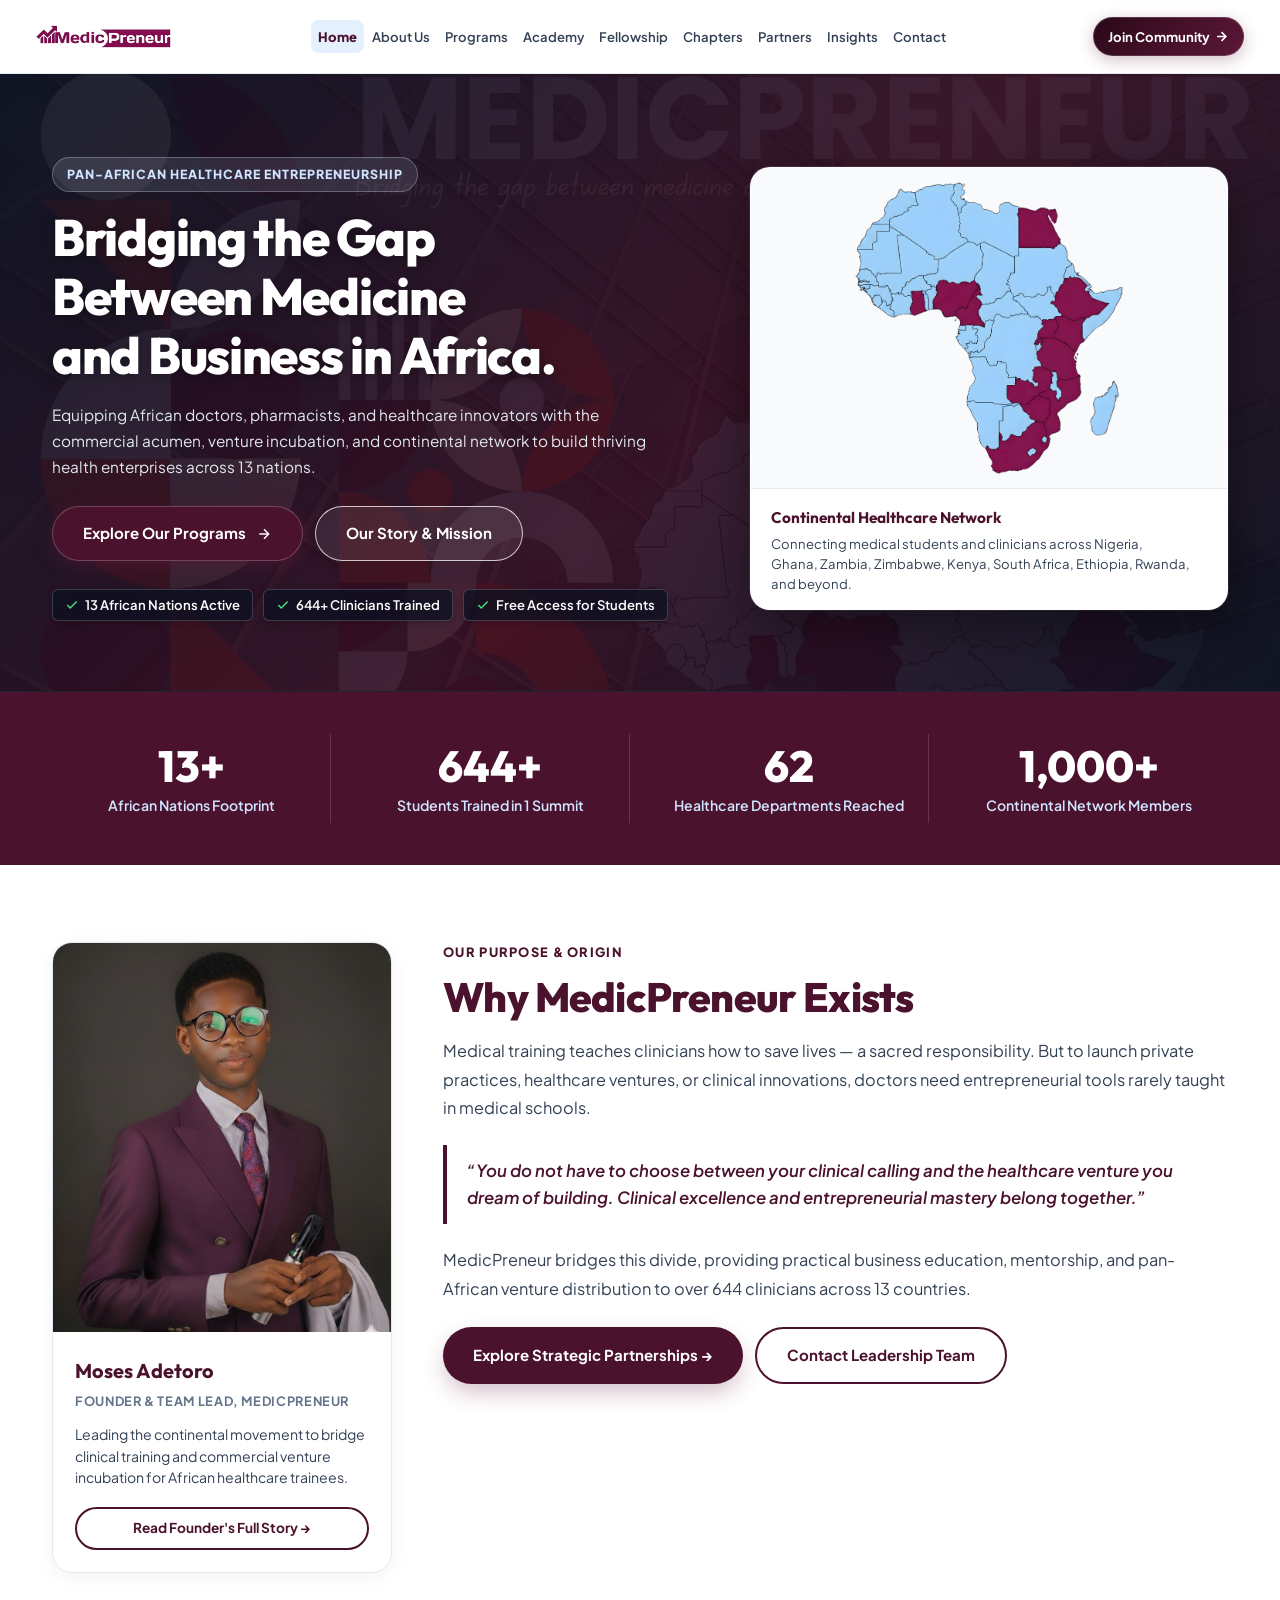
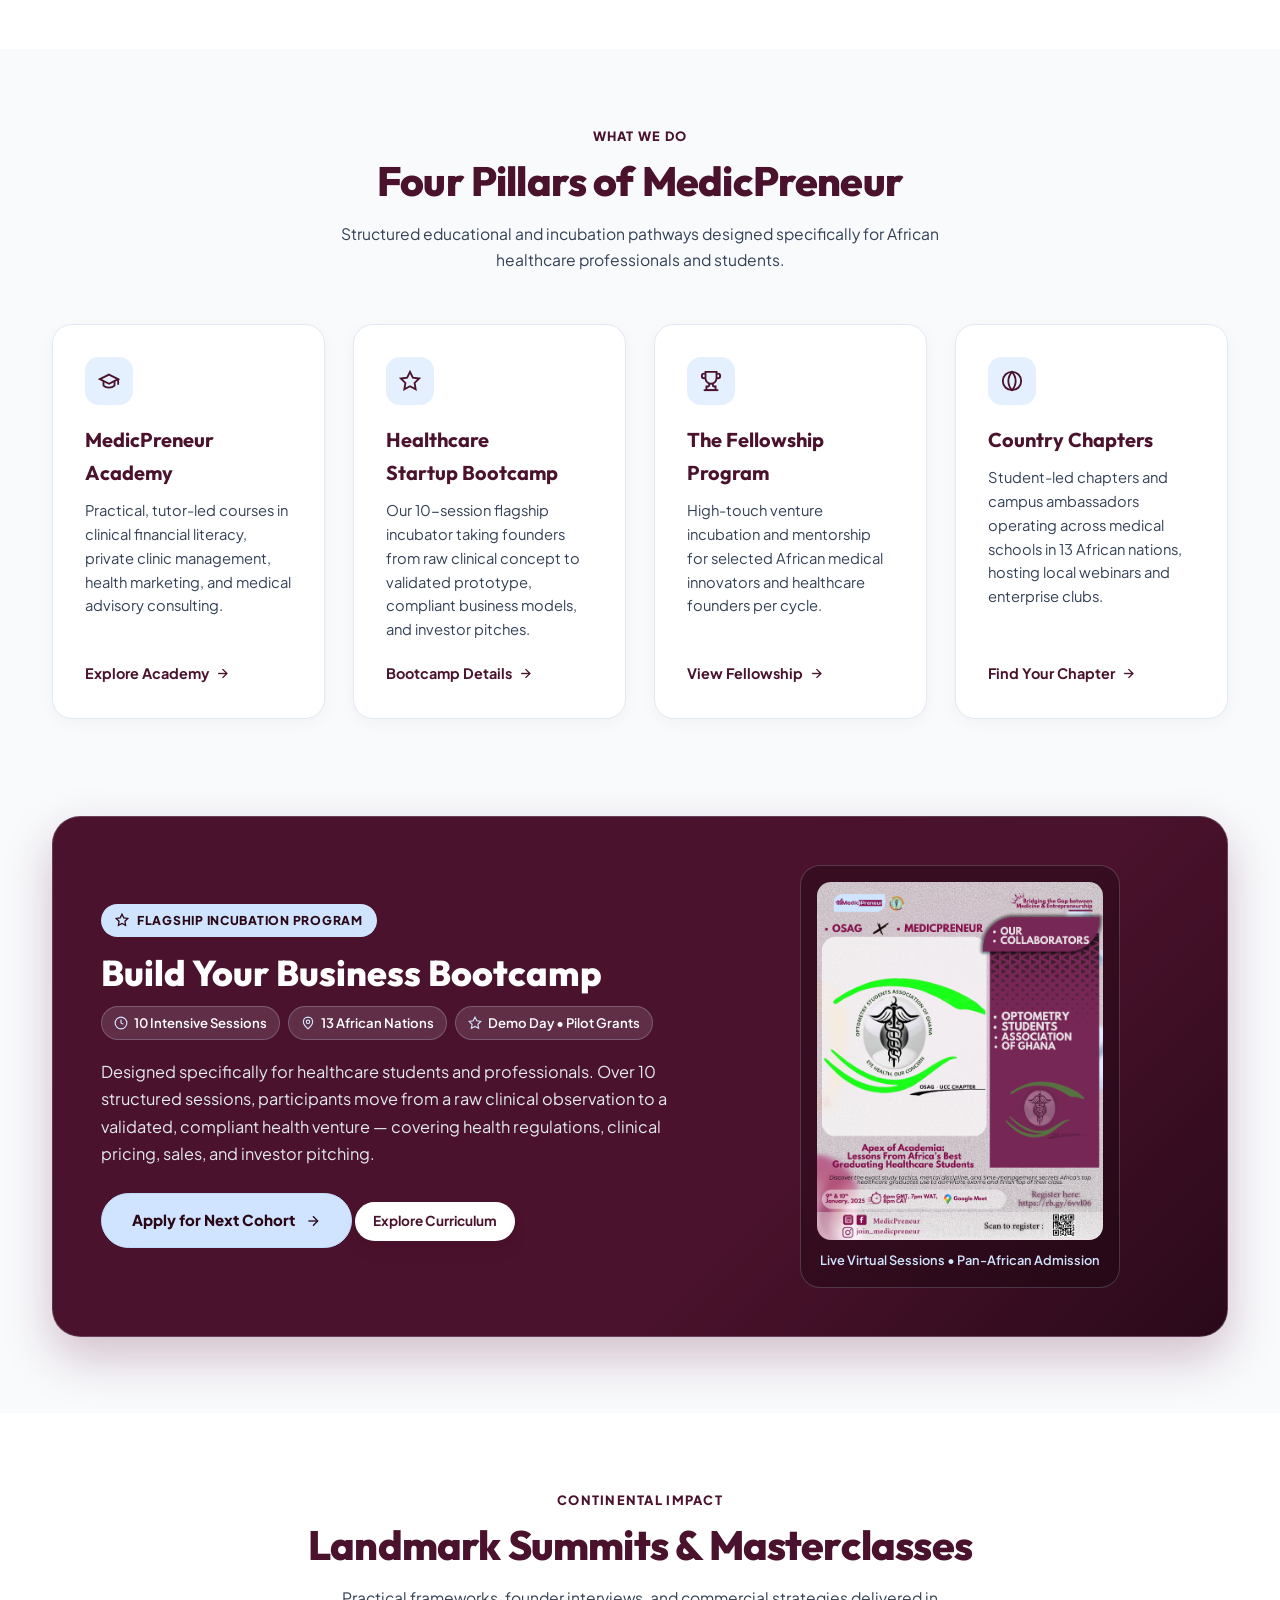
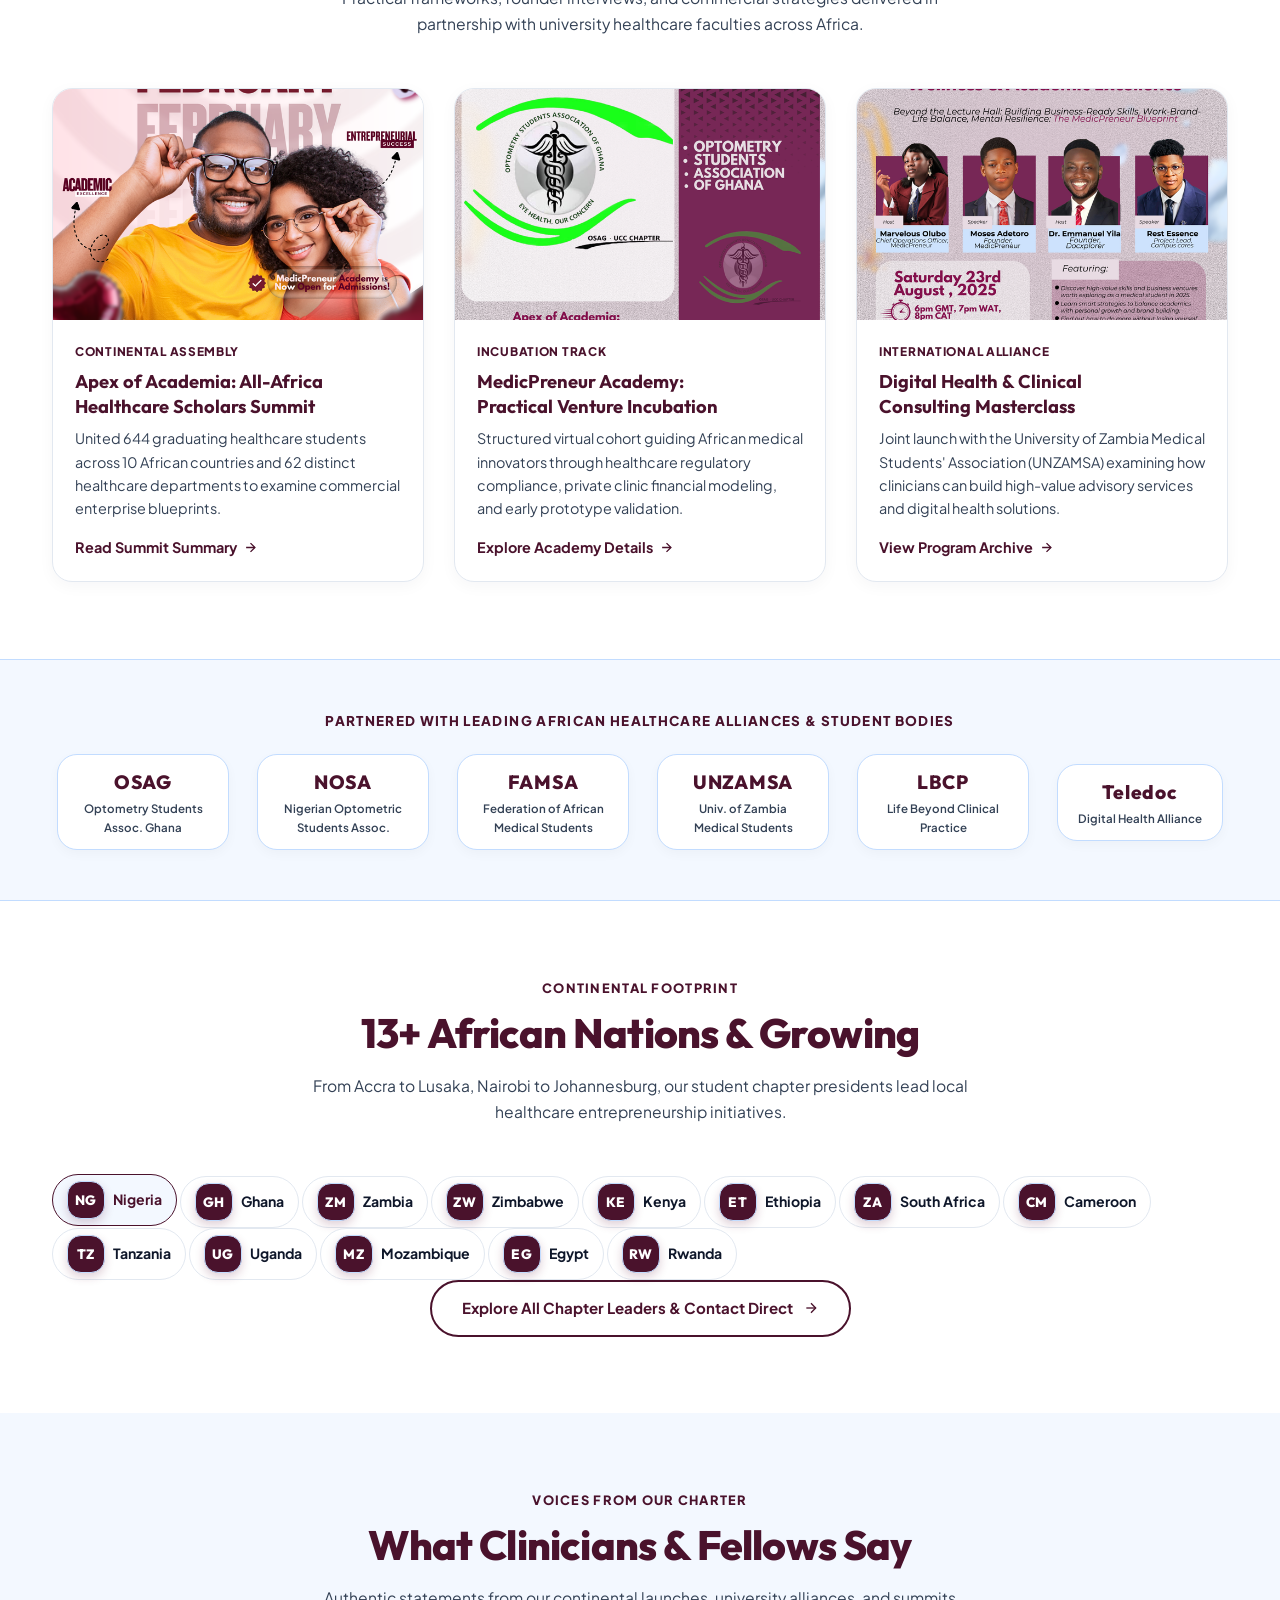
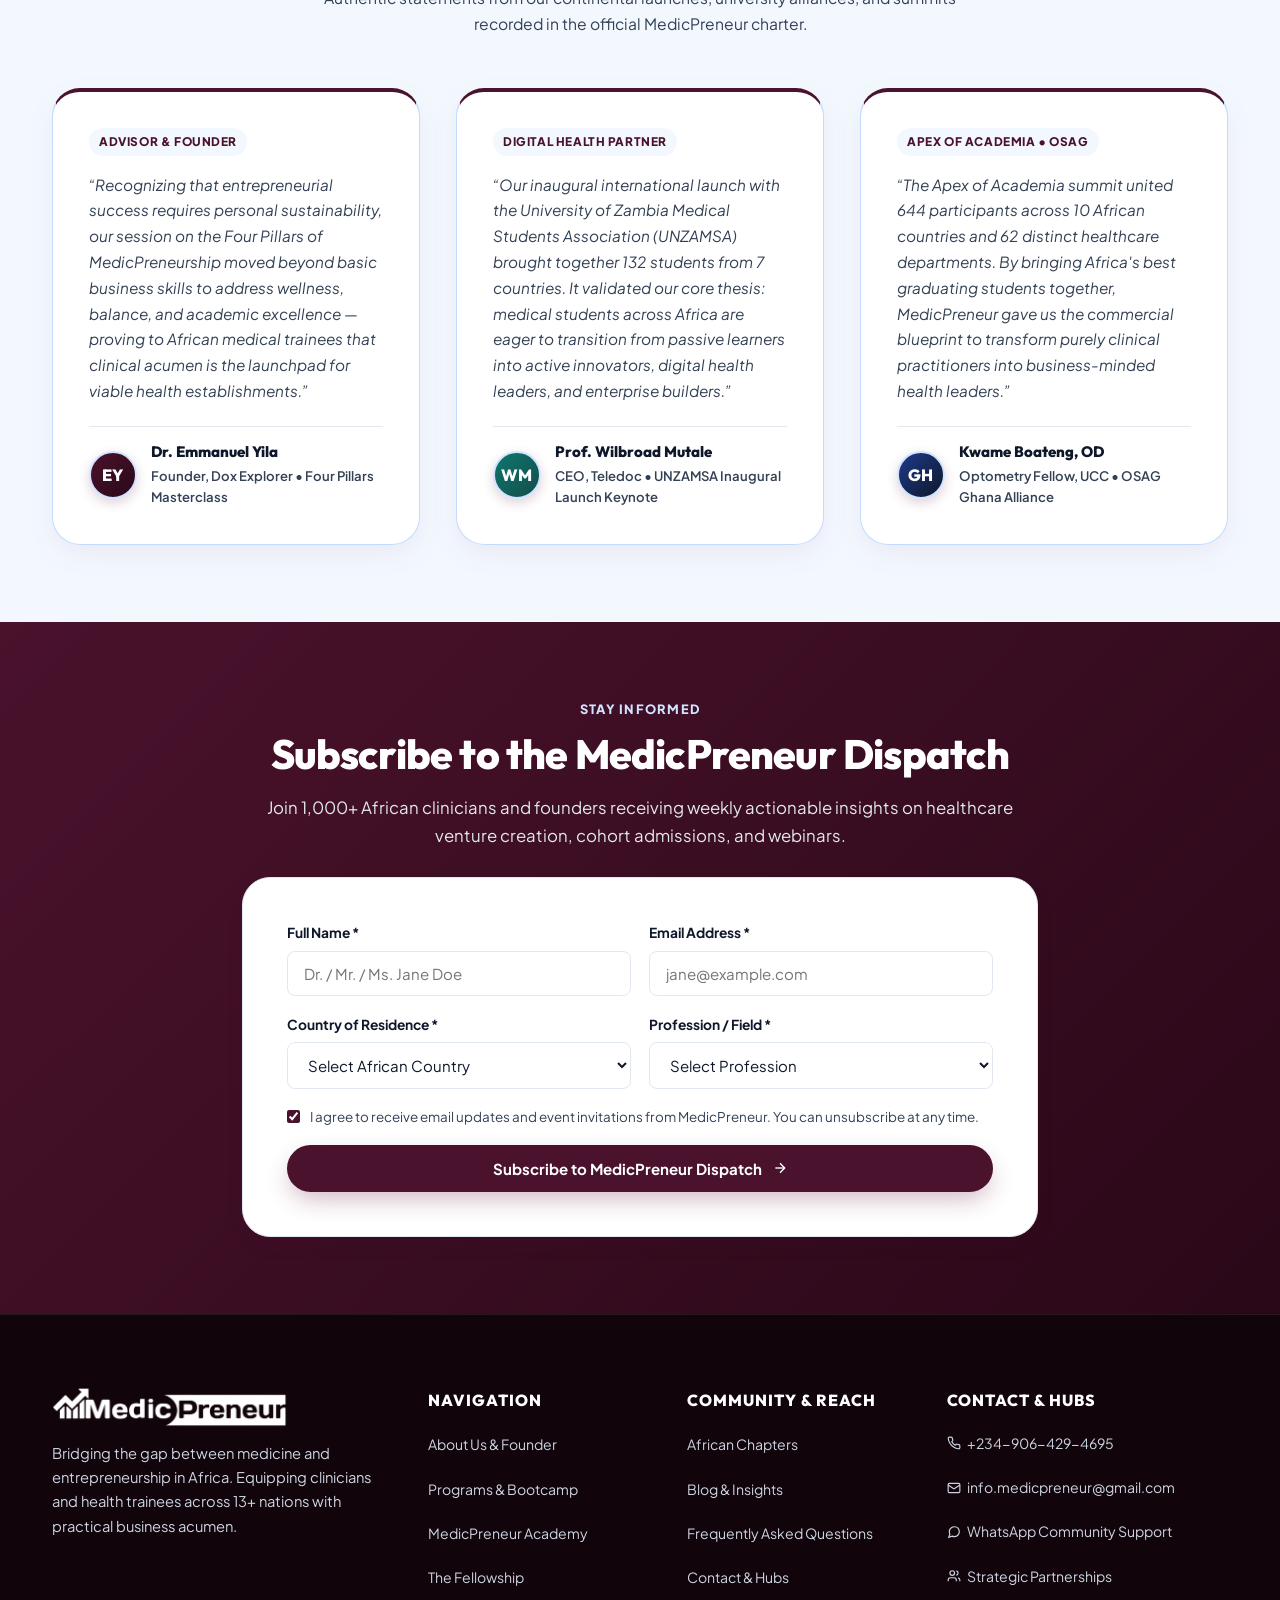
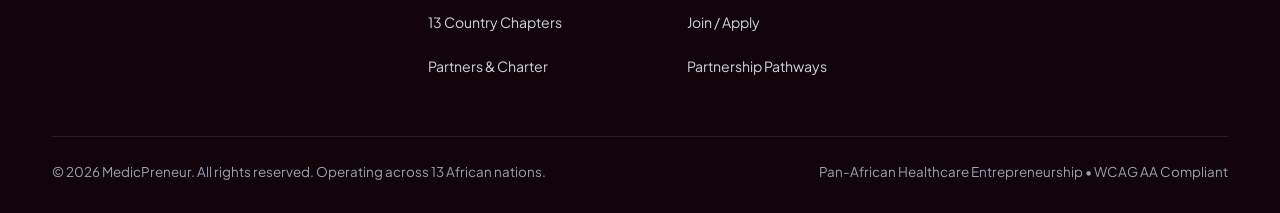
<file: index.html>
<!DOCTYPE html>
<html lang="en">
<head>
  <meta charset="UTF-8">
  <meta name="viewport" content="width=device-width, initial-scale=1.0">
  <title>MedicPreneur | Healthcare Entrepreneurship for African Health Professionals</title>
  <meta name="description" content="MedicPreneur equips African clinicians, healthcare students, and innovators across 13+ nations with business acumen, venture incubation, and commercial leadership.">
  <link rel="canonical" href="https://medicpreneur.com/">

  <!-- Google Fonts: Plus Jakarta Sans for body, Outfit for headings -->
  <link rel="preconnect" href="https://fonts.googleapis.com">
  <link rel="preconnect" href="https://fonts.gstatic.com" crossorigin>
  <link href="https://fonts.googleapis.com/css2?family=Outfit:wght@500;600;700;800&family=Plus+Jakarta+Sans:wght@400;500;600;700;800&display=swap" rel="stylesheet">

  <link rel="stylesheet" href="styles.css">
</head>
<body>
  <!-- Reading Progress Bar -->
  <div id="scroll-progress" class="scroll-progress-bar" aria-hidden="true"></div>

  <!-- ==============================================
       NAVBAR (Direct at top, 100% Clean, No Pre-Nav Bars)
       ============================================== -->
  <header class="navbar-wrapper" id="site-header">
    <div class="navbar-container">
      <a href="index.html" class="navbar-brand" aria-label="MedicPreneur Home">
        <img src="assets/images/medicpreneur_logo_clean.png" alt="MedicPreneur" class="brand-logo-img">
      </a>

      <!-- Desktop Nav Links -->
      <nav class="navbar-links" aria-label="Main Navigation">
        <ul class="nav-menu">
          <li><a href="index.html" class="nav-item active">Home</a></li>
          <li><a href="about.html" class="nav-item">About Us</a></li>
          <li><a href="programs.html" class="nav-item">Programs</a></li>
          <li><a href="academy.html" class="nav-item">Academy</a></li>
          <li><a href="fellowship.html" class="nav-item">Fellowship</a></li>
          <li><a href="chapters.html" class="nav-item">Chapters</a></li>
          <li><a href="partners.html" class="nav-item">Partners</a></li>
          <li><a href="blog.html" class="nav-item">Insights</a></li>
          <li><a href="contact.html" class="nav-item">Contact</a></li>
        </ul>
      </nav>

      <!-- Global CTA & Mobile Hamburger -->
      <div class="navbar-controls">
        <a href="apply.html" class="global-cta-btn">
          <span>Join Community</span>
          <svg viewBox="0 0 24 24" width="15" height="15" stroke="currentColor" stroke-width="2.5" fill="none"><path d="M5 12h14"></path><path d="m12 5 7 7-7 7"></path></svg>
        </a>

        <button id="mobile-toggle-btn" class="mobile-toggle-btn" aria-label="Open Navigation Menu" aria-expanded="false">
          <span class="nav-icon-bar"></span>
          <span class="nav-icon-bar"></span>
          <span class="nav-icon-bar"></span>
        </button>
      </div>
    </div>
  </header>

  <!-- Mobile Slide-out Drawer -->
  <div id="mobile-nav-drawer" class="mobile-nav-drawer" aria-hidden="true">
    <div class="drawer-header-row">
      <img src="assets/images/medicpreneur_logo_clean.png" alt="MedicPreneur" class="drawer-brand-img">
      <button id="close-drawer-btn" class="drawer-close-btn" aria-label="Close menu">&times;</button>
    </div>

    <nav class="drawer-links-nav">
      <ul class="drawer-menu-list">
        <li><a href="index.html" class="drawer-link active">Home</a></li>
        <li><a href="about.html" class="drawer-link">About Us &amp; Founder</a></li>
        <li><a href="programs.html" class="drawer-link">Programs &amp; Bootcamp</a></li>
        <li><a href="academy.html" class="drawer-link">MedicPreneur Academy</a></li>
        <li><a href="fellowship.html" class="drawer-link">The Fellowship</a></li>
        <li><a href="chapters.html" class="drawer-link">13 Country Chapters</a></li>
        <li><a href="partners.html" class="drawer-link">Partners &amp; Charter</a></li>
        <li><a href="blog.html" class="drawer-link">Insights &amp; Articles</a></li>
        <li><a href="faq.html" class="drawer-link">Frequently Asked Questions</a></li>
        <li><a href="contact.html" class="drawer-link">Contact &amp; Hubs</a></li>
      </ul>
    </nav>

    <div class="drawer-footer-row">
      <a href="apply.html" class="btn btn-burgundy btn-full">Join the Community / Apply</a>
    </div>
  </div>
  <div id="drawer-backdrop" class="drawer-backdrop" aria-hidden="true"></div>

  <main>
    <!-- ==============================================
         1. HERO SECTION (Clean, Dignified & 100% Responsive)
         ============================================== -->
    <section class="front-page-cover-section">
      <div class="container">
        <div class="hero-split-grid">
          <!-- Left Column: Content -->
          <div class="hero-content-col reveal-on-scroll">
            <span class="hero-kicker">Pan-African Healthcare Entrepreneurship</span>
            
            <h1 class="hero-main-title">
              Bridging the Gap Between Medicine and Business in Africa.
            </h1>
            
            <p class="hero-lead-desc">
              Equipping African doctors, pharmacists, and healthcare innovators with the commercial acumen, venture incubation, and continental network to build thriving health enterprises across 13 nations.
            </p>

            <div class="hero-actions-row">
              <a href="programs.html" class="btn btn-burgundy">
                <span>Explore Our Programs</span>
                <svg viewBox="0 0 24 24" width="16" height="16" stroke="currentColor" stroke-width="2.2" fill="none"><path d="M5 12h14"></path><path d="m12 5 7 7-7 7"></path></svg>
              </a>
              <a href="about.html" class="btn btn-outline-burgundy">
                <span>Our Story &amp; Mission</span>
              </a>
            </div>

            <div class="hero-credibility-note">
              <span>
                <svg viewBox="0 0 24 24"><polyline points="20 6 9 17 4 12"></polyline></svg>
                13 African Nations Active
              </span>
              <span>
                <svg viewBox="0 0 24 24"><polyline points="20 6 9 17 4 12"></polyline></svg>
                644+ Clinicians Trained
              </span>
              <span>
                <svg viewBox="0 0 24 24"><polyline points="20 6 9 17 4 12"></polyline></svg>
                Free Access for Students
              </span>
            </div>
          </div>

          <!-- Right Column: Authentic Map Showcase Frame -->
          <div class="hero-visual-col reveal-on-scroll">
            <div class="hero-showcase-frame">
              <img src="assets/images/africa_map_chart_clean.png" alt="MedicPreneur 13 African Nations Operational Map" class="hero-showcase-img">
              <div class="hero-showcase-caption">
                <strong>Continental Healthcare Network</strong>
                <p>Connecting medical students and clinicians across Nigeria, Ghana, Zambia, Zimbabwe, Kenya, South Africa, Ethiopia, Rwanda, and beyond.</p>
              </div>
            </div>
          </div>
        </div>
      </div>
    </section>

    <!-- ==============================================
         2. IMPACT METRICS STRIP (Clean & Responsive)
         ============================================== -->
    <section class="stats-ribbon-section">
      <div class="container">
        <div class="stats-ribbon-grid">
          <div class="stat-item reveal-on-scroll">
            <strong class="stat-rolling-number" data-target="13" data-suffix="+">13+</strong>
            <span class="stat-label">African Nations Footprint</span>
          </div>

          <div class="stat-item reveal-on-scroll">
            <strong class="stat-rolling-number" data-target="644" data-suffix="+">644+</strong>
            <span class="stat-label">Students Trained in 1 Summit</span>
          </div>

          <div class="stat-item reveal-on-scroll">
            <strong class="stat-rolling-number" data-target="62" data-suffix="">62</strong>
            <span class="stat-label">Healthcare Departments Reached</span>
          </div>

          <div class="stat-item reveal-on-scroll">
            <strong class="stat-rolling-number" data-target="1000" data-suffix="+">1,000+</strong>
            <span class="stat-label">Continental Network Members</span>
          </div>
        </div>
      </div>
    </section>

    <!-- ==============================================
         3. FOUNDER & PURPOSE (Authentic Human Story)
         ============================================== -->
    <section class="section-spacing" style="background-color: #FFFFFF;">
      <div class="container">
        <div class="story-split-grid reveal-on-scroll">
          <!-- Founder Image & Credentials -->
          <div>
            <div class="founder-card-frame">
              <img src="assets/images/founder_moses_adetoro.jpg" alt="Moses Adetoro, Founder & Team Lead, MedicPreneur" class="founder-portrait-img">
              <div class="founder-card-details">
                <h3 class="founder-name">Moses Adetoro</h3>
                <span class="founder-title">Founder &amp; Team Lead, MedicPreneur</span>
                <p class="founder-bio">
                  Leading the continental movement to bridge clinical training and commercial venture incubation for African healthcare trainees.
                </p>
                <a href="about.html" class="btn btn-sm btn-outline-burgundy" style="width: 100%;">
                  <span>Read Founder's Full Story &rarr;</span>
                </a>
              </div>
            </div>
          </div>

          <!-- The Narrative -->
          <div>
            <span class="section-kicker">Our Purpose &amp; Origin</span>
            <h2 class="section-heading">Why MedicPreneur Exists</h2>
            
            <p class="story-p">
              Medical training teaches clinicians how to save lives &mdash; a sacred responsibility. But to launch private practices, healthcare ventures, or clinical innovations, doctors need entrepreneurial tools rarely taught in medical schools.
            </p>

            <blockquote class="story-quote">
              &ldquo;You do not have to choose between your clinical calling and the healthcare venture you dream of building. Clinical excellence and entrepreneurial mastery belong together.&rdquo;
            </blockquote>

            <p class="story-p">
              MedicPreneur bridges this divide, providing practical business education, mentorship, and pan-African venture distribution to over 644 clinicians across 13 countries.
            </p>

            <div class="story-actions">
              <a href="partners.html" class="btn btn-burgundy">
                <span>Explore Strategic Partnerships &rarr;</span>
              </a>
              <a href="contact.html" class="btn btn-outline-burgundy">
                <span>Contact Leadership Team</span>
              </a>
            </div>
          </div>
        </div>
      </div>
    </section>

    <!-- ==============================================
         4. CORE PROGRAMS (Clean 4 Pillars Grid)
         ============================================== -->
    <section class="section-spacing" style="background-color: var(--bg-main);">
      <div class="container">
        <div class="section-title-wrap text-center reveal-on-scroll">
          <span class="section-kicker">What We Do</span>
          <h2 class="section-heading">Four Pillars of MedicPreneur</h2>
          <p class="section-desc">Structured educational and incubation pathways designed specifically for African healthcare professionals and students.</p>
        </div>

        <div class="program-grid-clean">
          <!-- Pillar 1: Academy -->
          <div class="program-card-clean reveal-on-scroll">
            <span class="icon-circle">
              <svg viewBox="0 0 24 24"><path d="M22 10v6M2 10l10-5 10 5-10 5z"></path><path d="M6 12v5c3 3 9 3 12 0v-5"></path></svg>
            </span>
            <h3>MedicPreneur Academy</h3>
            <p>Practical, tutor-led courses in clinical financial literacy, private clinic management, health marketing, and medical advisory consulting.</p>
            <a href="academy.html" class="link-arrow">
              <span>Explore Academy</span>
              <svg viewBox="0 0 24 24"><path d="M5 12h14"></path><path d="m12 5 7 7-7 7"></path></svg>
            </a>
          </div>

          <!-- Pillar 2: Bootcamp -->
          <div class="program-card-clean reveal-on-scroll">
            <span class="icon-circle">
              <svg viewBox="0 0 24 24"><polygon points="12 2 15.09 8.26 22 9.27 17 14.14 18.18 21.02 12 17.77 5.82 21.02 7 14.14 2 9.27 8.91 8.26 12 2"></polygon></svg>
            </span>
            <h3>Healthcare Startup Bootcamp</h3>
            <p>Our 10-session flagship incubator taking founders from raw clinical concept to validated prototype, compliant business models, and investor pitches.</p>
            <a href="programs.html#bootcamp" class="link-arrow">
              <span>Bootcamp Details</span>
              <svg viewBox="0 0 24 24"><path d="M5 12h14"></path><path d="m12 5 7 7-7 7"></path></svg>
            </a>
          </div>

          <!-- Pillar 3: Fellowship -->
          <div class="program-card-clean reveal-on-scroll">
            <span class="icon-circle">
              <svg viewBox="0 0 24 24"><path d="M6 9H4.5a2.5 2.5 0 0 1 0-5H6"></path><path d="M18 9h1.5a2.5 2.5 0 0 0 0-5H18"></path><path d="M4 22h16"></path><path d="M10 14.66V17c0 .55-.45 1-1 1H7v4h10v-4h-2c-.55 0-1-.45-1-1v-2.34"></path><path d="M18 2H6v7a6 6 0 0 0 12 0V2z"></path></svg>
            </span>
            <h3>The Fellowship Program</h3>
            <p>High-touch venture incubation and mentorship for selected African medical innovators and healthcare founders per cycle.</p>
            <a href="fellowship.html" class="link-arrow">
              <span>View Fellowship</span>
              <svg viewBox="0 0 24 24"><path d="M5 12h14"></path><path d="m12 5 7 7-7 7"></path></svg>
            </a>
          </div>

          <!-- Pillar 4: Chapters -->
          <div class="program-card-clean reveal-on-scroll">
            <span class="icon-circle">
              <svg viewBox="0 0 24 24"><circle cx="12" cy="12" r="10"></circle><path d="M12 2a15.3 15.3 0 0 1 4 10 15.3 15.3 0 0 1-4 10 15.3 15.3 0 0 1-4-10 15.3 15.3 0 0 1 4-10z"></path></svg>
            </span>
            <h3>Country Chapters</h3>
            <p>Student-led chapters and campus ambassadors operating across medical schools in 13 African nations, hosting local webinars and enterprise clubs.</p>
            <a href="chapters.html" class="link-arrow">
              <span>Find Your Chapter</span>
              <svg viewBox="0 0 24 24"><path d="M5 12h14"></path><path d="m12 5 7 7-7 7"></path></svg>
            </a>
          </div>
        </div>
      </div>
    </section>

    <!-- ==============================================
         5. FLAGSHIP BOOTCAMP SHOWCASE (Clean & Executive)
         ============================================== -->
    <section class="section-spacing" style="padding-top: 20px;">
      <div class="container">
        <div class="flagship-program-card reveal-on-scroll">
          <div class="flagship-grid">
            <div>
              <span class="flagship-eyebrow">
                <svg viewBox="0 0 24 24"><polygon points="12 2 15.09 8.26 22 9.27 17 14.14 18.18 21.02 12 17.77 5.82 21.02 7 14.14 2 9.27 8.91 8.26 12 2"></polygon></svg>
                <span>Flagship Incubation Program</span>
              </span>
              <h2 class="flagship-headline">Build Your Business Bootcamp</h2>
              <div class="flagship-pills-row">
                <span class="flagship-pill">
                  <svg viewBox="0 0 24 24"><circle cx="12" cy="12" r="10"></circle><polyline points="12 6 12 12 16 14"></polyline></svg>
                  10 Intensive Sessions
                </span>
                <span class="flagship-pill">
                  <svg viewBox="0 0 24 24"><circle cx="12" cy="10" r="3"></circle><path d="M12 2a8 8 0 0 0-8 8c0 5.25 8 12 8 12s8-6.75 8-12a8 8 0 0 0-8-8z"></path></svg>
                  13 African Nations
                </span>
                <span class="flagship-pill">
                  <svg viewBox="0 0 24 24"><polygon points="12 2 15.09 8.26 22 9.27 17 14.14 18.18 21.02 12 17.77 5.82 21.02 7 14.14 2 9.27 8.91 8.26 12 2"></polygon></svg>
                  Demo Day &bull; Pilot Grants
                </span>
              </div>
              <p style="color: #E2E8F0; font-size: 1.02rem; line-height: 1.68; margin-bottom: 26px;">
                Designed specifically for healthcare students and professionals. Over 10 structured sessions, participants move from a raw clinical observation to a validated, compliant health venture &mdash; covering health regulations, clinical pricing, sales, and investor pitching.
              </p>
              <div class="flagship-actions-row">
                <a href="apply.html#academy" class="btn btn-light-blue">
                  <span>Apply for Next Cohort</span>
                  <svg viewBox="0 0 24 24" width="16" height="16" stroke="currentColor" stroke-width="2" fill="none"><path d="M5 12h14"></path><path d="m12 5 7 7-7 7"></path></svg>
                </a>
                <a href="programs.html#bootcamp" class="btn btn-white btn-sm">
                  <span>Explore Curriculum</span>
                </a>
              </div>
            </div>

            <!-- Authentic Admission Flyer Frame -->
            <div style="text-align: center;">
              <div class="flagship-flyer-frame">
                <img src="assets/images/flyer_february_admission.png" alt="MedicPreneur Academy Cohort Admission">
                <span class="flagship-flyer-caption">Live Virtual Sessions &bull; Pan-African Admission</span>
              </div>
            </div>
          </div>
        </div>
      </div>
    </section>

    <!-- ==============================================
         6. LANDMARK SUMMITS & MEDIA (Authentic Flyers)
         ============================================== -->
    <section class="section-spacing" style="background-color: #FFFFFF;">
      <div class="container">
        <div class="section-title-wrap text-center reveal-on-scroll">
          <span class="section-kicker">Continental Impact</span>
          <h2 class="section-heading">Landmark Summits &amp; Masterclasses</h2>
          <p class="section-desc">Practical frameworks, founder interviews, and commercial strategies delivered in partnership with university healthcare faculties across Africa.</p>
        </div>

        <div class="summit-media-grid">
          <!-- Item 1: Apex of Academia -->
          <article class="summit-card-clean reveal-on-scroll">
            <img src="assets/images/flyer_apex_academia.png" alt="Apex of Academia All-Africa Healthcare Scholars Summit">
            <div class="summit-card-body">
              <span class="summit-card-kicker">Continental Assembly</span>
              <h3 class="summit-card-title">Apex of Academia: All-Africa Healthcare Scholars Summit</h3>
              <p class="summit-card-desc">
                United 644 graduating healthcare students across 10 African countries and 62 distinct healthcare departments to examine commercial enterprise blueprints.
              </p>
              <a href="blog.html" class="link-arrow">
                <span>Read Summit Summary</span>
                <svg viewBox="0 0 24 24"><path d="M5 12h14"></path><path d="m12 5 7 7-7 7"></path></svg>
              </a>
            </div>
          </article>

          <!-- Item 2: February Admission Cohort -->
          <article class="summit-card-clean reveal-on-scroll">
            <img src="assets/images/flyer_february_admission.png" alt="MedicPreneur Academy Cohort Incubation">
            <div class="summit-card-body">
              <span class="summit-card-kicker">Incubation Track</span>
              <h3 class="summit-card-title">MedicPreneur Academy: Practical Venture Incubation</h3>
              <p class="summit-card-desc">
                Structured virtual cohort guiding African medical innovators through healthcare regulatory compliance, private clinic financial modeling, and early prototype validation.
              </p>
              <a href="academy.html" class="link-arrow">
                <span>Explore Academy Details</span>
                <svg viewBox="0 0 24 24"><path d="M5 12h14"></path><path d="m12 5 7 7-7 7"></path></svg>
              </a>
            </div>
          </article>

          <!-- Item 3: UNZAMSA Zambia Masterclass -->
          <article class="summit-card-clean reveal-on-scroll">
            <img src="assets/images/flyer_zambia_webinar.png" alt="University of Zambia UNZAMSA Clinical Masterclass">
            <div class="summit-card-body">
              <span class="summit-card-kicker">International Alliance</span>
              <h3 class="summit-card-title">Digital Health &amp; Clinical Consulting Masterclass</h3>
              <p class="summit-card-desc">
                Joint launch with the University of Zambia Medical Students' Association (UNZAMSA) examining how clinicians can build high-value advisory services and digital health solutions.
              </p>
              <a href="programs.html" class="link-arrow">
                <span>View Program Archive</span>
                <svg viewBox="0 0 24 24"><path d="M5 12h14"></path><path d="m12 5 7 7-7 7"></path></svg>
              </a>
            </div>
          </article>
        </div>
      </div>
    </section>

    <!-- ==============================================
         7. INSTITUTIONAL ALLIANCES & PARTNERS
         ============================================== -->
    <section class="partners-strip-section">
      <div class="container">
        <p class="partners-strip-title">Partnered With Leading African Healthcare Alliances &amp; Student Bodies</p>
        <div class="partners-logo-row">
          <div class="partner-logo-item">
            <strong>OSAG</strong>
            <span>Optometry Students Assoc. Ghana</span>
          </div>
          <div class="partner-logo-item">
            <strong>NOSA</strong>
            <span>Nigerian Optometric Students Assoc.</span>
          </div>
          <div class="partner-logo-item">
            <strong>FAMSA</strong>
            <span>Federation of African Medical Students</span>
          </div>
          <div class="partner-logo-item">
            <strong>UNZAMSA</strong>
            <span>Univ. of Zambia Medical Students</span>
          </div>
          <div class="partner-logo-item">
            <strong>LBCP</strong>
            <span>Life Beyond Clinical Practice</span>
          </div>
          <div class="partner-logo-item">
            <strong>Teledoc</strong>
            <span>Digital Health Alliance</span>
          </div>
        </div>
      </div>
    </section>

    <!-- ==============================================
         8. CONTINENTAL CHAPTERS LIST
         ============================================== -->
    <section class="section-spacing" style="background-color: #FFFFFF;">
      <div class="container">
        <div class="section-title-wrap text-center reveal-on-scroll">
          <span class="section-kicker">Continental Footprint</span>
          <h2 class="section-heading">13+ African Nations &amp; Growing</h2>
          <p class="section-desc">From Accra to Lusaka, Nairobi to Johannesburg, our student chapter presidents lead local healthcare entrepreneurship initiatives.</p>
        </div>

        <div class="country-pills-grid reveal-on-scroll">
          <a href="chapters.html" class="country-pill active"><span class="country-badge-tag">NG</span> Nigeria</a>
          <a href="chapters.html" class="country-pill"><span class="country-badge-tag">GH</span> Ghana</a>
          <a href="chapters.html" class="country-pill"><span class="country-badge-tag">ZM</span> Zambia</a>
          <a href="chapters.html" class="country-pill"><span class="country-badge-tag">ZW</span> Zimbabwe</a>
          <a href="chapters.html" class="country-pill"><span class="country-badge-tag">KE</span> Kenya</a>
          <a href="chapters.html" class="country-pill"><span class="country-badge-tag">ET</span> Ethiopia</a>
          <a href="chapters.html" class="country-pill"><span class="country-badge-tag">ZA</span> South Africa</a>
          <a href="chapters.html" class="country-pill"><span class="country-badge-tag">CM</span> Cameroon</a>
          <a href="chapters.html" class="country-pill"><span class="country-badge-tag">TZ</span> Tanzania</a>
          <a href="chapters.html" class="country-pill"><span class="country-badge-tag">UG</span> Uganda</a>
          <a href="chapters.html" class="country-pill"><span class="country-badge-tag">MZ</span> Mozambique</a>
          <a href="chapters.html" class="country-pill"><span class="country-badge-tag">EG</span> Egypt</a>
          <a href="chapters.html" class="country-pill"><span class="country-badge-tag">RW</span> Rwanda</a>
        </div>

        <div style="text-align: center;" class="reveal-on-scroll">
          <a href="chapters.html" class="btn btn-outline-burgundy">
            <span>Explore All Chapter Leaders &amp; Contact Direct</span>
            <svg viewBox="0 0 24 24" width="16" height="16" stroke="currentColor" stroke-width="2" fill="none"><path d="M5 12h14"></path><path d="m12 5 7 7-7 7"></path></svg>
          </a>
        </div>
      </div>
    </section>

    <!-- ==============================================
         9. VERIFIED CLINICAL TESTIMONIALS (From Charter)
         ============================================== -->
    <section class="section-spacing" style="background-color: var(--blue-tint);">
      <div class="container">
        <div class="section-title-wrap text-center reveal-on-scroll">
          <span class="section-kicker">Voices from Our Charter</span>
          <h2 class="section-heading">What Clinicians &amp; Fellows Say</h2>
          <p class="section-desc">Authentic statements from our continental launches, university alliances, and summits recorded in the official MedicPreneur charter.</p>
        </div>

        <div class="testimonials-grid">
          <!-- Testimonial 1 -->
          <div class="testimonial-card reveal-on-scroll">
            <span class="testimonial-tag">Advisor &amp; Founder</span>
            <p class="testimonial-quote">
              &ldquo;Recognizing that entrepreneurial success requires personal sustainability, our session on the Four Pillars of MedicPreneurship moved beyond basic business skills to address wellness, balance, and academic excellence &mdash; proving to African medical trainees that clinical acumen is the launchpad for viable health establishments.&rdquo;
            </p>
            <div class="testimonial-author-row">
              <div class="avatar-badge-initials">EY</div>
              <div>
                <h4 class="testimonial-name">Dr. Emmanuel Yila</h4>
                <span class="testimonial-role-country">Founder, Dox Explorer &bull; Four Pillars Masterclass</span>
              </div>
            </div>
          </div>

          <!-- Testimonial 2 -->
          <div class="testimonial-card reveal-on-scroll">
            <span class="testimonial-tag">Digital Health Partner</span>
            <p class="testimonial-quote">
              &ldquo;Our inaugural international launch with the University of Zambia Medical Students Association (UNZAMSA) brought together 132 students from 7 countries. It validated our core thesis: medical students across Africa are eager to transition from passive learners into active innovators, digital health leaders, and enterprise builders.&rdquo;
            </p>
            <div class="testimonial-author-row">
              <div class="avatar-badge-initials teal-bg">WM</div>
              <div>
                <h4 class="testimonial-name">Prof. Wilbroad Mutale</h4>
                <span class="testimonial-role-country">CEO, Teledoc &bull; UNZAMSA Inaugural Launch Keynote</span>
              </div>
            </div>
          </div>

          <!-- Testimonial 3 -->
          <div class="testimonial-card reveal-on-scroll">
            <span class="testimonial-tag">Apex of Academia &bull; OSAG</span>
            <p class="testimonial-quote">
              &ldquo;The Apex of Academia summit united 644 participants across 10 African countries and 62 distinct healthcare departments. By bringing Africa's best graduating students together, MedicPreneur gave us the commercial blueprint to transform purely clinical practitioners into business-minded health leaders.&rdquo;
            </p>
            <div class="testimonial-author-row">
              <div class="avatar-badge-initials blue-bg">GH</div>
              <div>
                <h4 class="testimonial-name">Kwame Boateng, OD</h4>
                <span class="testimonial-role-country">Optometry Fellow, UCC &bull; OSAG Ghana Alliance</span>
              </div>
            </div>
          </div>
        </div>
      </div>
    </section>

    <!-- ==============================================
         10. NEWSLETTER SIGN-UP (Clean & Simple)
         ============================================== -->
    <section class="section-spacing" style="background: linear-gradient(135deg, var(--burgundy-primary) 0%, var(--burgundy-deep) 100%); color: #FFFFFF;">
      <div class="container-narrow">
        <div style="text-align: center; margin-bottom: 28px;" class="reveal-on-scroll">
          <span style="font-size: 0.8rem; font-weight: 800; text-transform: uppercase; letter-spacing: 0.1em; color: var(--blue-light); display: block; margin-bottom: 10px;">Stay Informed</span>
          <h2 class="section-heading" style="color: #FFFFFF;">Subscribe to the MedicPreneur Dispatch</h2>
          <p style="color: #E2E8F0; font-size: 1.05rem;">
            Join 1,000+ African clinicians and founders receiving weekly actionable insights on healthcare venture creation, cohort admissions, and webinars.
          </p>
        </div>

        <div class="form-card-wrapper reveal-on-scroll" style="background: #FFFFFF; color: var(--text-main);">
          <form data-medic-form="newsletter" class="modern-form">
            <!-- Anti-spam Honeypot -->
            <div class="honeypot-field" aria-hidden="true" style="display: none;">
              <label for="website-newsletter-field">Leave empty</label>
              <input type="text" id="website-newsletter-field" name="website_trap" tabindex="-1" autocomplete="off">
            </div>

            <div class="form-row-2">
              <div class="input-wrap">
                <label for="nl-name">Full Name *</label>
                <input type="text" id="nl-name" name="name" placeholder="Dr. / Mr. / Ms. Jane Doe" required>
              </div>
              <div class="input-wrap">
                <label for="nl-email">Email Address *</label>
                <input type="email" id="nl-email" name="email" placeholder="jane@example.com" required>
              </div>
            </div>

            <div class="form-row-2">
              <div class="input-wrap">
                <label for="nl-country">Country of Residence *</label>
                <select id="nl-country" name="country" required>
                  <option value="" disabled selected>Select African Country</option>
                  <option value="Nigeria">Nigeria</option>
                  <option value="Ghana">Ghana</option>
                  <option value="Kenya">Kenya</option>
                  <option value="South Africa">South Africa</option>
                  <option value="Zambia">Zambia</option>
                  <option value="Zimbabwe">Zimbabwe</option>
                  <option value="Ethiopia">Ethiopia</option>
                  <option value="Tanzania">Tanzania</option>
                  <option value="Uganda">Uganda</option>
                  <option value="Cameroon">Cameroon</option>
                  <option value="Mozambique">Mozambique</option>
                  <option value="Egypt">Egypt</option>
                  <option value="Rwanda">Rwanda</option>
                  <option value="Other">Other African Country</option>
                  <option value="Diaspora">Global / Diaspora</option>
                </select>
              </div>
              <div class="input-wrap">
                <label for="nl-profession">Profession / Field *</label>
                <select id="nl-profession" name="profession" required>
                  <option value="" disabled selected>Select Profession</option>
                  <option value="Medicine / Surgery">Medicine / Surgery</option>
                  <option value="Pharmacy">Pharmacy</option>
                  <option value="Optometry">Optometry</option>
                  <option value="Nursing / Midwifery">Nursing / Midwifery</option>
                  <option value="Dentistry">Dentistry</option>
                  <option value="Medical Laboratory Science">Medical Laboratory Science</option>
                  <option value="Public Health / Health Tech">Public Health / Health Tech</option>
                  <option value="Other Healthcare Field">Other Healthcare Field</option>
                </select>
              </div>
            </div>

            <div class="consent-check-row">
              <input type="checkbox" id="nl-consent" name="consent" required checked>
              <label for="nl-consent">
                I agree to receive email updates and event invitations from MedicPreneur. You can unsubscribe at any time.
              </label>
            </div>

            <button type="submit" class="btn btn-burgundy btn-full">
              <span>Subscribe to MedicPreneur Dispatch</span>
              <svg viewBox="0 0 24 24" width="16" height="16" stroke="currentColor" stroke-width="2" fill="none"><path d="M5 12h14"></path><path d="m12 5 7 7-7 7"></path></svg>
            </button>
          </form>
        </div>
      </div>
    </section>
  </main>

  <!-- ==============================================
       CORPORATE FOOTER (Zero Emojis, Clean & Responsive)
       ============================================== -->
  <footer class="modern-site-footer">
    <div class="container">
      <div class="footer-top-grid">
        <div class="footer-brand-col">
          <img src="assets/images/medicpreneur_logo_clean.png" alt="MedicPreneur" style="height: 40px; filter: brightness(0) invert(1); margin-bottom: 14px;">
          <p style="font-size: 0.92rem; line-height: 1.65; color: #CBD5E1;">
            Bridging the gap between medicine and entrepreneurship in Africa. Equipping clinicians and health trainees across 13+ nations with practical business acumen.
          </p>
        </div>

        <div>
          <h4 class="footer-col-title">Navigation</h4>
          <ul class="footer-links-list">
            <li><a href="about.html">About Us &amp; Founder</a></li>
            <li><a href="programs.html">Programs &amp; Bootcamp</a></li>
            <li><a href="academy.html">MedicPreneur Academy</a></li>
            <li><a href="fellowship.html">The Fellowship</a></li>
            <li><a href="chapters.html">13 Country Chapters</a></li>
            <li><a href="partners.html">Partners &amp; Charter</a></li>
          </ul>
        </div>

        <div>
          <h4 class="footer-col-title">Community &amp; Reach</h4>
          <ul class="footer-links-list">
            <li><a href="chapters.html">African Chapters</a></li>
            <li><a href="blog.html">Blog &amp; Insights</a></li>
            <li><a href="faq.html">Frequently Asked Questions</a></li>
            <li><a href="contact.html">Contact &amp; Hubs</a></li>
            <li><a href="apply.html">Join / Apply</a></li>
            <li><a href="partners.html">Partnership Pathways</a></li>
          </ul>
        </div>

        <div>
          <h4 class="footer-col-title">Contact &amp; Hubs</h4>
          <ul class="footer-links-list">
            <li>
              <a href="tel:+2349064294695">
                <svg viewBox="0 0 24 24"><path d="M22 16.92v3a2 2 0 0 1-2.18 2 19.79 19.79 0 0 1-8.63-3.07 19.5 19.5 0 0 1-6-6 19.79 19.79 0 0 1-3.07-8.67A2 2 0 0 1 4.11 2h3a2 2 0 0 1 2 1.72 12.84 12.84 0 0 0 .7 2.81 2 2 0 0 1-.45 2.11L8.09 9.91a16 16 0 0 0 6 6l1.27-1.27a2 2 0 0 1 2.11-.45 12.84 12.84 0 0 0 2.81.7A2 2 0 0 1 22 16.92z"></path></svg>
                <span>+234-906-429-4695</span>
              </a>
            </li>
            <li>
              <a href="mailto:info.medicpreneur@gmail.com">
                <svg viewBox="0 0 24 24"><rect x="2" y="4" width="20" height="16" rx="2"></rect><path d="m22 7-8.97 5.7a1.94 1.94 0 0 1-2.06 0L2 7"></path></svg>
                <span>info.medicpreneur@gmail.com</span>
              </a>
            </li>
            <li>
              <a href="https://wa.me/2349064294695?text=Hello%20MedicPreneur" target="_blank">
                <svg viewBox="0 0 24 24"><path d="M21 11.5a8.38 8.38 0 0 1-.9 3.8 8.5 8.5 0 0 1-7.6 4.7 8.38 8.38 0 0 1-3.8-.9L3 21l1.9-5.7a8.38 8.38 0 0 1-.9-3.8 8.5 8.5 0 0 1 4.7-7.6 8.38 8.38 0 0 1 3.8-.9h.5a8.48 8.48 0 0 1 8 8v.5z"></path></svg>
                <span>WhatsApp Community Support</span>
              </a>
            </li>
            <li>
              <a href="partners.html">
                <svg viewBox="0 0 24 24"><path d="M16 21v-2a4 4 0 0 0-4-4H6a4 4 0 0 0-4 4v2"></path><circle cx="9" cy="7" r="4"></circle><path d="M22 21v-2a4 4 0 0 0-3-3.87"></path><path d="M16 3.13a4 4 0 0 1 0 7.75"></path></svg>
                <span>Strategic Partnerships</span>
              </a>
            </li>
          </ul>
        </div>
      </div>

      <div class="footer-bottom-row">
        <p>&copy; 2026 MedicPreneur. All rights reserved. Operating across 13 African nations.</p>
        <div>
          <span>Pan-African Healthcare Entrepreneurship &bull; WCAG AA Compliant</span>
        </div>
      </div>
    </div>
  </footer>

  <script src="script.js"></script>
</body>
</html>
</file>
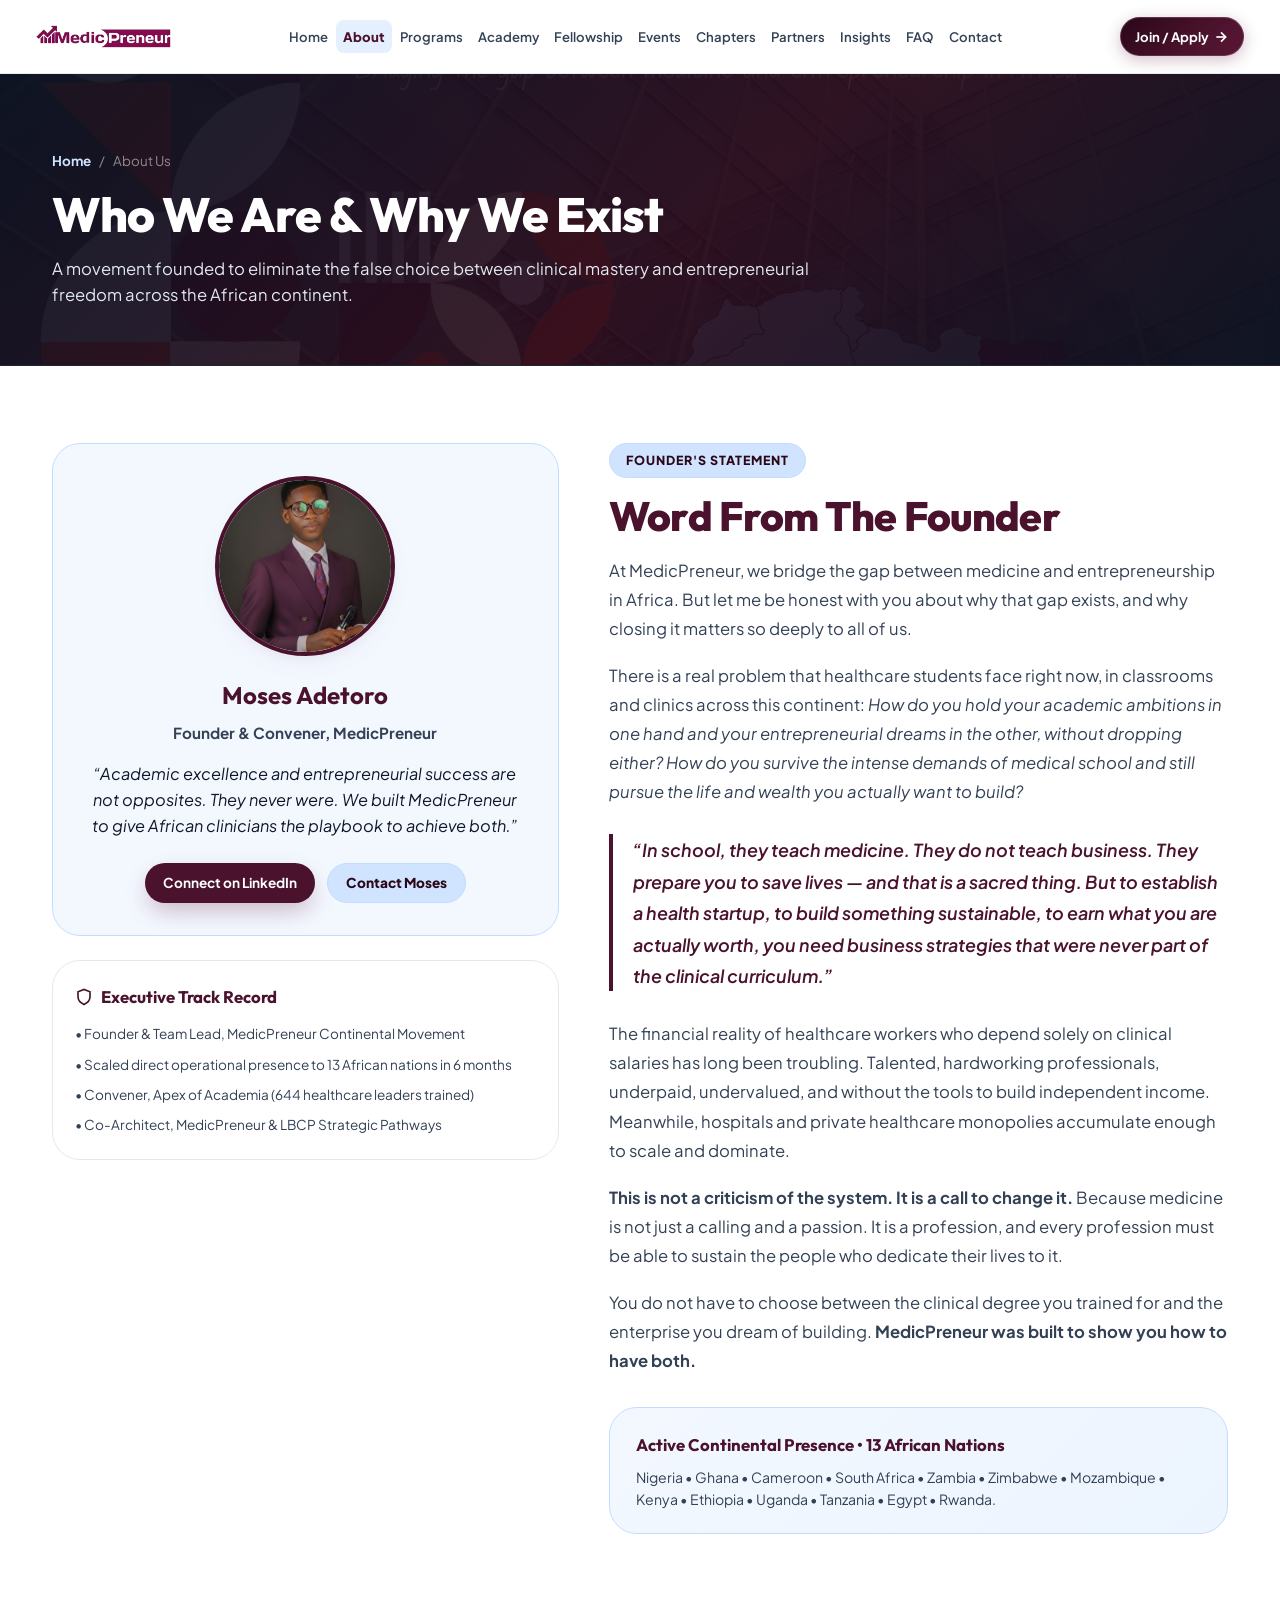
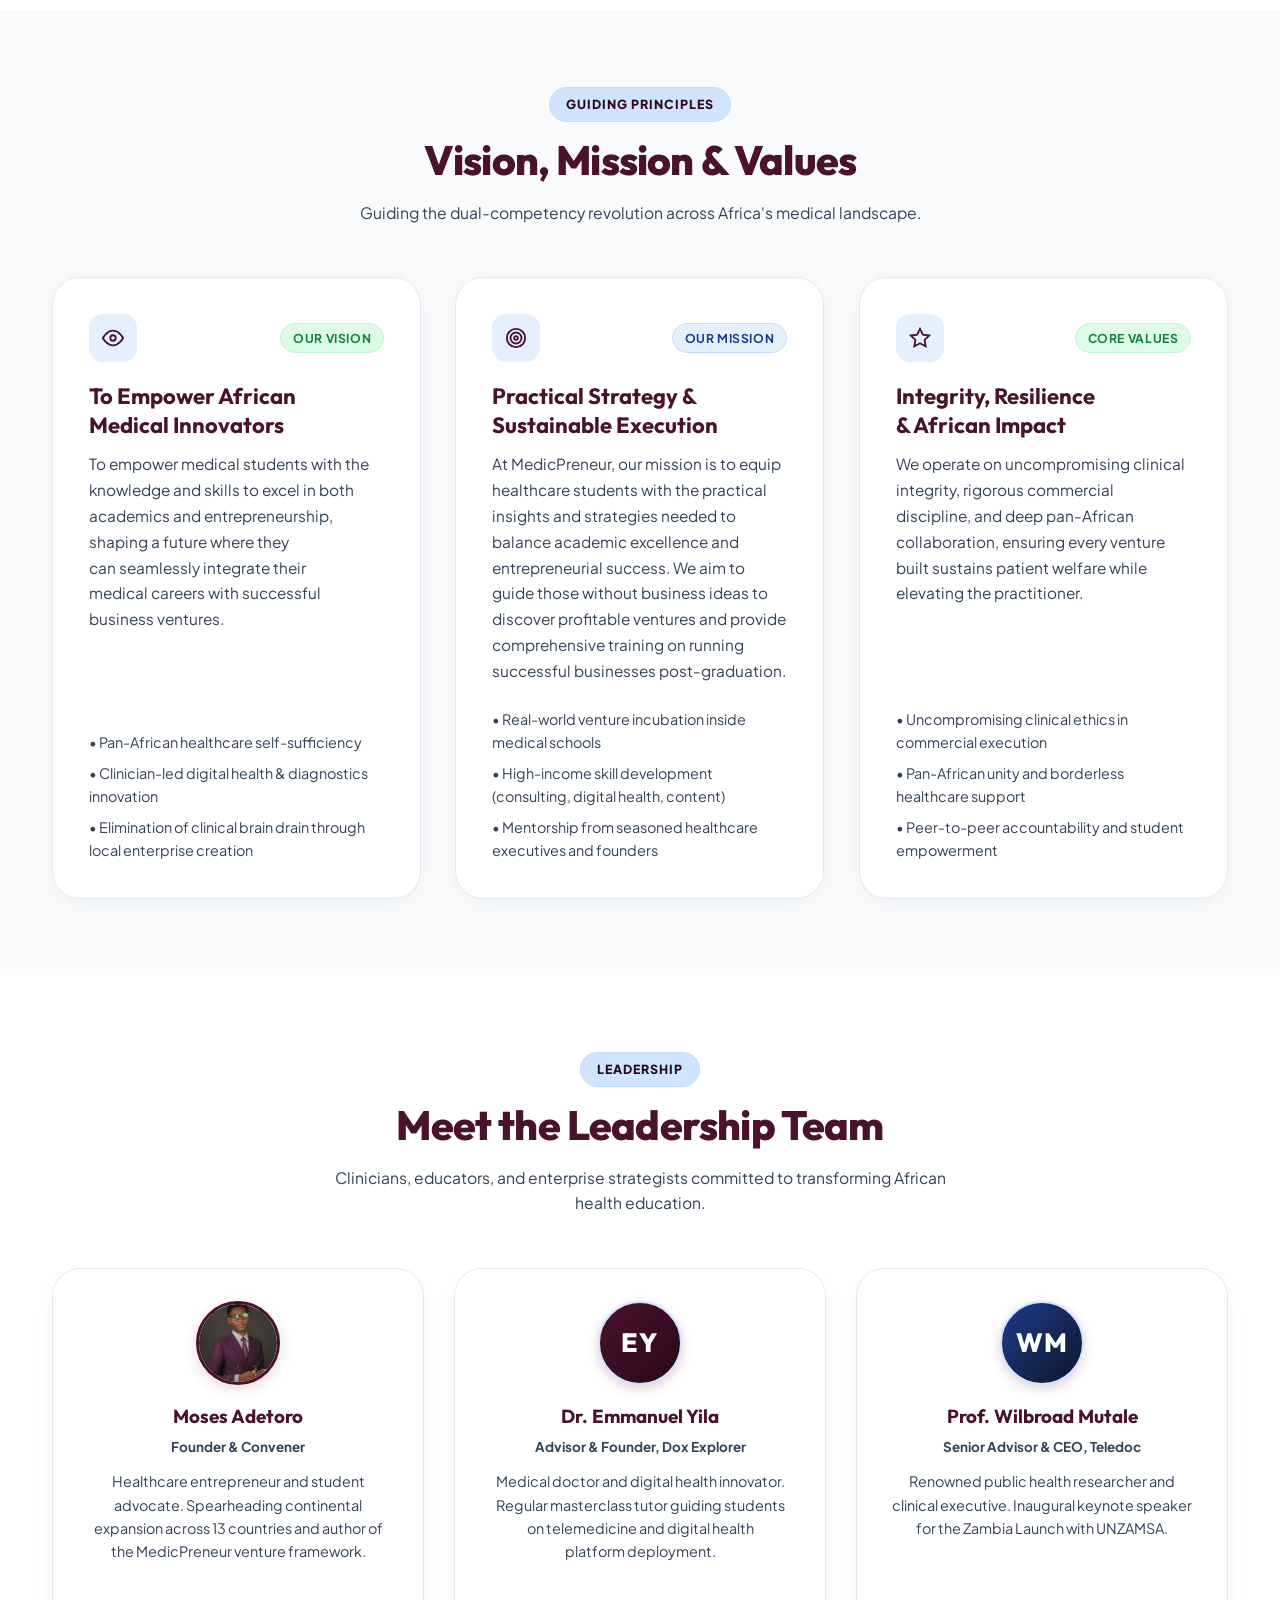
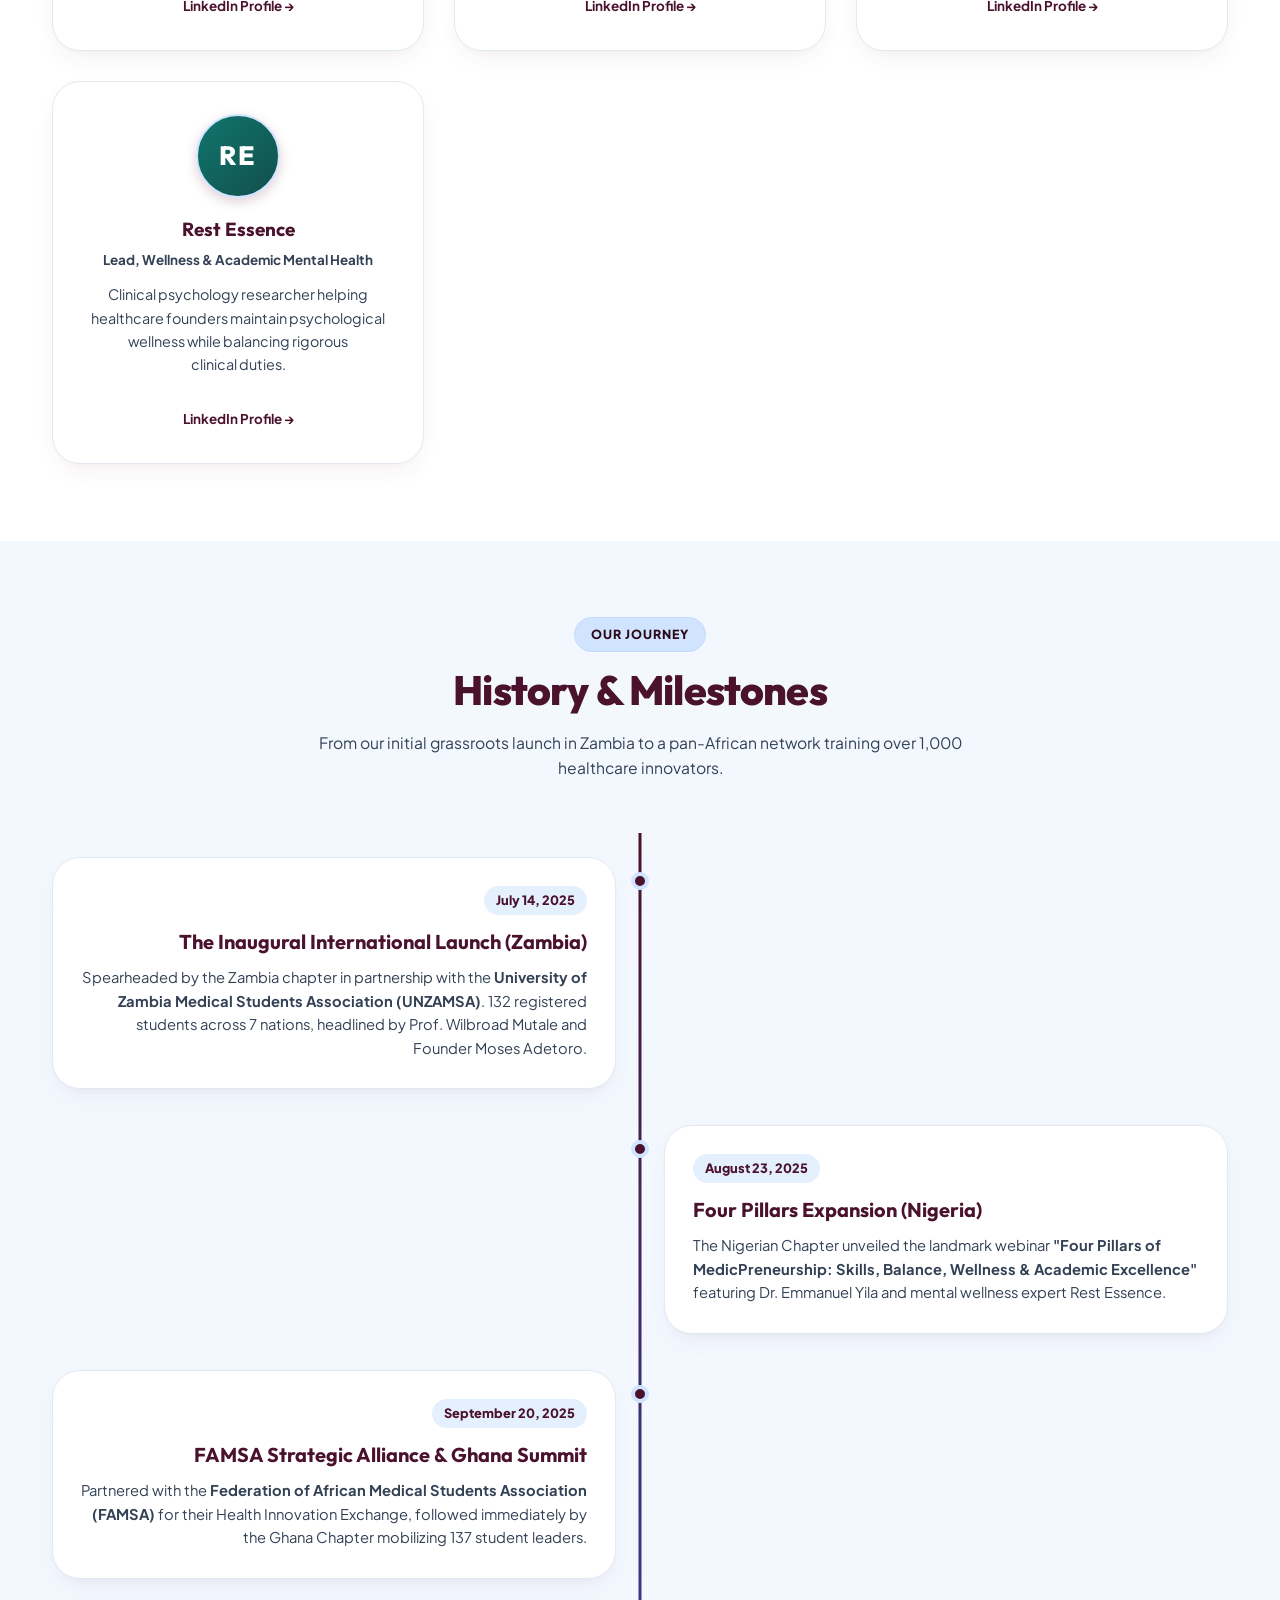
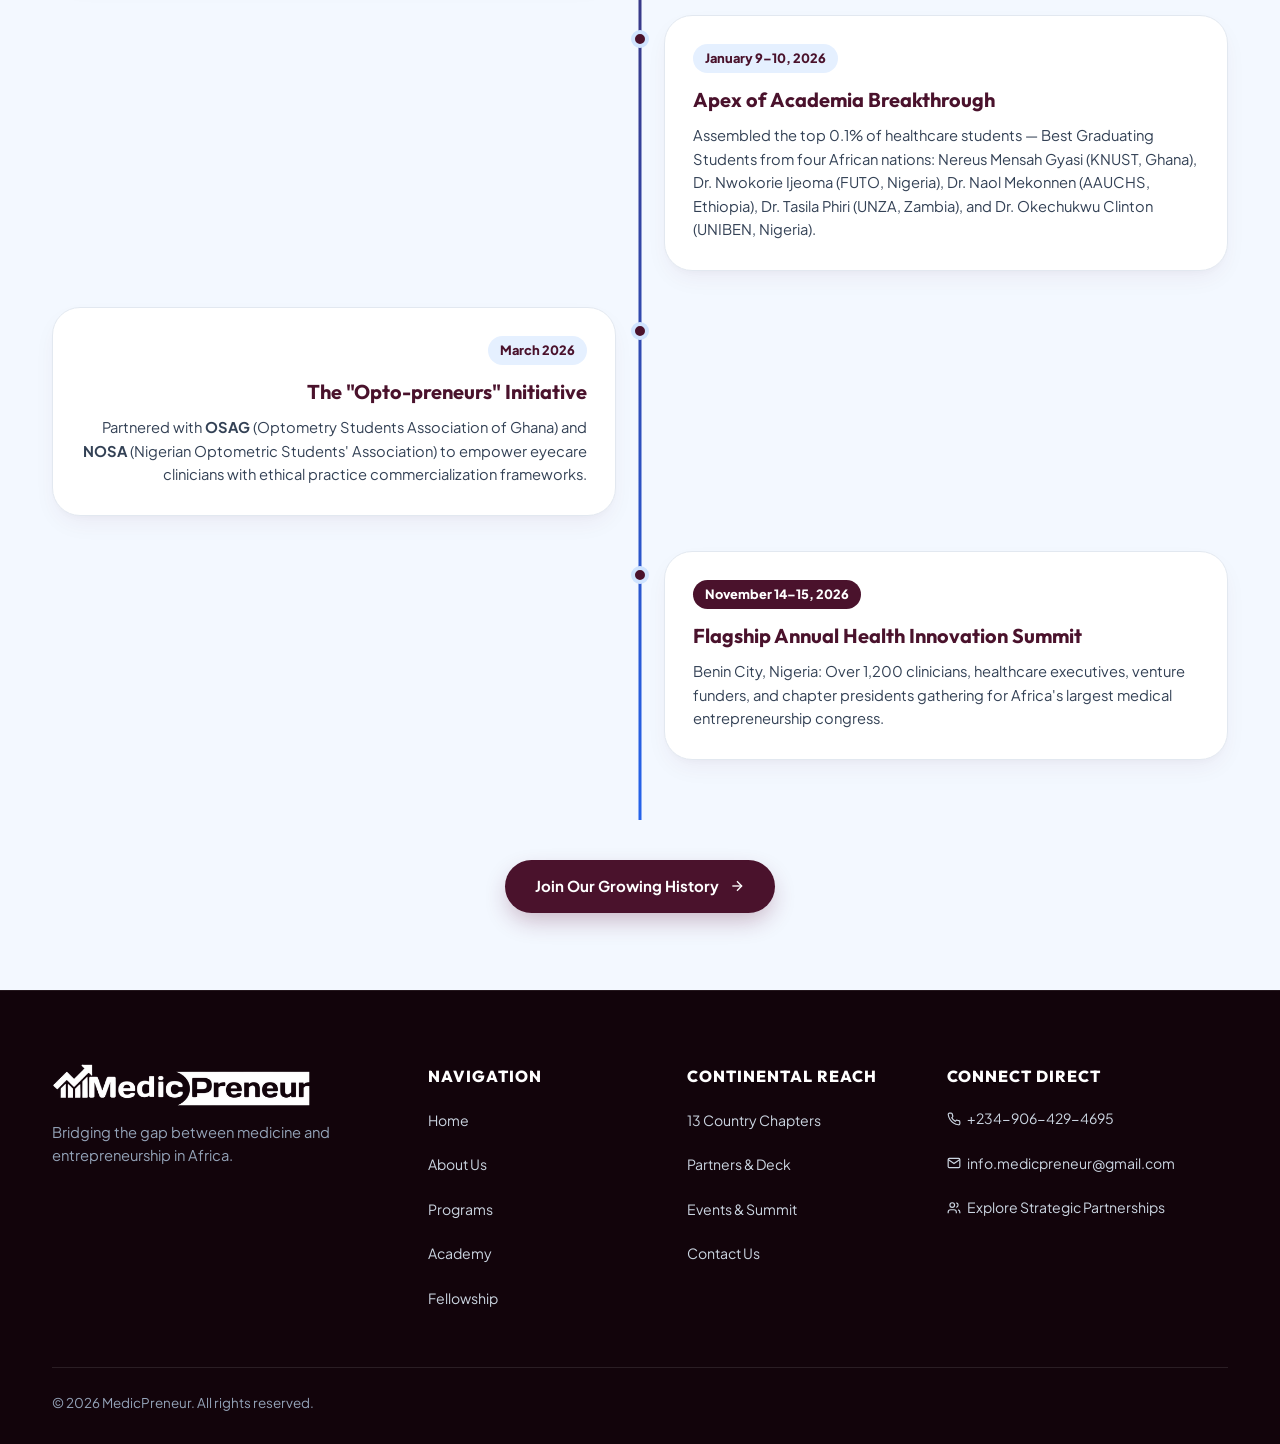
<file: about.html>
<!DOCTYPE html>
<html lang="en">
<head>
  <meta charset="UTF-8">
  <meta name="viewport" content="width=device-width, initial-scale=1.0">
  <title>About Us | MedicPreneur - Founder's Story, Team &amp; Impact</title>
  <meta name="description" content="Discover the story behind MedicPreneur, founded by Moses Adetoro to bridge medicine and entrepreneurship across 13 African nations. Meet our leadership team and explore our journey.">

  <!-- Google Fonts -->
  <link rel="preconnect" href="https://fonts.googleapis.com">
  <link rel="preconnect" href="https://fonts.gstatic.com" crossorigin>
  <link href="https://fonts.googleapis.com/css2?family=Outfit:wght@500;600;700;800&family=Plus+Jakarta+Sans:wght@400;500;600;700;800&display=swap" rel="stylesheet">

  <link rel="stylesheet" href="styles.css">
</head>
<body>
  <div id="scroll-progress" class="scroll-progress-bar" aria-hidden="true"></div>

  <!-- Header -->
  <header class="navbar-wrapper" id="site-header">
    <div class="navbar-container">
      <a href="index.html" class="navbar-brand" aria-label="MedicPreneur Home">
        <img src="assets/images/medicpreneur_logo_clean.png" alt="MedicPreneur Logo" class="brand-logo-img">
      </a>

      <nav class="navbar-links" aria-label="Main Navigation">
        <ul class="nav-menu">
          <li><a href="index.html" class="nav-item">Home</a></li>
          <li><a href="about.html" class="nav-item active">About</a></li>
          <li><a href="programs.html" class="nav-item">Programs</a></li>
          <li><a href="academy.html" class="nav-item">Academy</a></li>
          <li><a href="fellowship.html" class="nav-item">Fellowship</a></li>
          <li><a href="events.html" class="nav-item">Events</a></li>
          <li><a href="chapters.html" class="nav-item">Chapters</a></li>
          <li><a href="partners.html" class="nav-item">Partners</a></li>
          <li><a href="blog.html" class="nav-item">Insights</a></li>
          <li><a href="faq.html" class="nav-item">FAQ</a></li>
          <li><a href="contact.html" class="nav-item">Contact</a></li>
        </ul>
      </nav>

      <div class="navbar-controls">
        <a href="apply.html" class="global-cta-btn">
          <span>Join / Apply</span>
          <svg viewBox="0 0 24 24" width="16" height="16" stroke="currentColor" stroke-width="2.5" fill="none"><path d="M5 12h14"></path><path d="m12 5 7 7-7 7"></path></svg>
        </a>

        <button id="mobile-toggle-btn" class="mobile-toggle-btn" aria-label="Open Navigation Menu">
          <span class="nav-icon-bar"></span>
          <span class="nav-icon-bar"></span>
          <span class="nav-icon-bar"></span>
        </button>
      </div>
    </div>
  </header>

    <!-- Mobile Drawer -->
    <div id="mobile-nav-drawer" class="mobile-nav-drawer" aria-hidden="true">
      <div class="drawer-header-row">
        <img src="assets/images/medicpreneur_logo_clean.png" alt="MedicPreneur" class="drawer-brand-img">
        <button id="close-drawer-btn" class="drawer-close-btn">&times;</button>
      </div>

      <nav class="drawer-links-nav">
        <ul class="drawer-menu-list">
          <li><a href="index.html" class="drawer-link">Home</a></li>
          <li><a href="about.html" class="drawer-link active">About Us &amp; Founder's Vision</a></li>
          <li><a href="programs.html" class="drawer-link">Programs &amp; Bootcamp</a></li>
          <li><a href="academy.html" class="drawer-link">MedicPreneur Academy</a></li>
          <li><a href="fellowship.html" class="drawer-link">Fellowship Program</a></li>
          <li><a href="ambassadors.html" class="drawer-link">Ambassador Network</a></li>
          <li><a href="events.html" class="drawer-link">Events &amp; Webinars</a></li>
          <li><a href="chapters.html" class="drawer-link">African Country Chapters</a></li>
          <li><a href="partners.html" class="drawer-link">Partners &amp; Deck</a></li>
          <li><a href="blog.html" class="drawer-link">Insights &amp; Stories</a></li>
          <li><a href="faq.html" class="drawer-link">Frequently Asked Questions</a></li>
          <li><a href="contact.html" class="drawer-link">Contact &amp; Regional Hubs</a></li>
        </ul>
      </nav>

      <div class="drawer-footer-row">
        <a href="apply.html" class="btn btn-burgundy btn-full">Join the Community / Apply</a>
      </div>
      </div>
    </div>
    <div id="drawer-backdrop" class="drawer-backdrop"></div>

  <main>
    <!-- Page Hero Header -->
    <section class="page-hero-header">
      <div class="container">
        <ul class="breadcrumbs-list">
          <li><a href="index.html">Home</a></li>
          <li><span>/</span></li>
          <li><span>About Us</span></li>
        </ul>
        <h1 class="page-title">Who We Are &amp; Why We Exist</h1>
        <p class="page-subtitle">
          A movement founded to eliminate the false choice between clinical mastery and entrepreneurial freedom across the African continent.
        </p>
      </div>
    </section>

    <!-- ==============================================
         1. OUR STORY & FOUNDER'S LETTER (PRD 6.2)
         ============================================== -->
    <section class="section-spacing" style="background-color: #FFFFFF;">
      <div class="container">
        <div class="responsive-grid-story">
          <!-- Founder Image & Profile Card -->
          <div class="reveal-on-scroll">
            <div style="background-color: var(--blue-tint); border-radius: var(--radius-xl); padding: 32px; border: 1.5px solid var(--border-blue); text-align: center;">
              <img src="assets/images/founder_moses_adetoro.jpg" alt="Moses Adetoro - Founder of MedicPreneur" style="width: 180px; height: 180px; border-radius: 50%; object-fit: cover; margin: 0 auto 20px; border: 4px solid var(--burgundy-primary); box-shadow: var(--shadow-card);">
              <h3 style="font-family: var(--font-display); font-size: 1.5rem; color: var(--burgundy-primary); margin-bottom: 4px;">Moses Adetoro</h3>
              <span style="font-size: 0.95rem; font-weight: 700; color: var(--text-secondary); display: block; margin-bottom: 16px;">Founder &amp; Convener, MedicPreneur</span>
              <p style="font-style: italic; color: var(--text-main); font-size: 1.02rem; line-height: 1.6; margin-bottom: 24px;">
                &ldquo;Academic excellence and entrepreneurial success are not opposites. They never were. We built MedicPreneur to give African clinicians the playbook to achieve both.&rdquo;
              </p>
              <div style="display: flex; justify-content: center; gap: 12px; flex-wrap: wrap;">
                <a href="https://linkedin.com" target="_blank" class="btn btn-sm btn-burgundy">Connect on LinkedIn</a>
                <a href="contact.html" class="btn btn-sm btn-light-blue">Contact Moses</a>
              </div>
            </div>

            <!-- Founder Credentials Box (Replaces generic desk photo) -->
            <div style="margin-top: 24px; background: var(--bg-surface); border: 1.5px solid var(--border-light); border-radius: var(--radius-xl); padding: 22px; box-shadow: var(--shadow-sm);">
              <h4 style="font-family: var(--font-display); font-size: 1.05rem; color: var(--burgundy-primary); margin-bottom: 12px; display: flex; align-items: center; gap: 8px;">
                <svg viewBox="0 0 24 24" width="18" height="18" stroke="currentColor" stroke-width="2.2" fill="none"><path d="M12 22s8-4 8-10V5l-8-3-8 3v7c0 6 8 10 8 10z"></path></svg>
                <span>Executive Track Record</span>
              </h4>
              <ul style="font-size: 0.85rem; color: var(--text-secondary); line-height: 1.65; display: flex; flex-direction: column; gap: 8px;">
                <li>&bull; Founder &amp; Team Lead, MedicPreneur Continental Movement</li>
                <li>&bull; Scaled direct operational presence to 13 African nations in 6 months</li>
                <li>&bull; Convener, Apex of Academia (644 healthcare leaders trained)</li>
                <li>&bull; Co-Architect, MedicPreneur &amp; LBCP Strategic Pathways</li>
              </ul>
            </div>
          </div>

          <!-- The Narrative -->
          <div class="reveal-on-scroll">
            <span class="eyebrow-pill">FOUNDER'S STATEMENT</span>
            <h2 class="section-heading">Word From The Founder</h2>
            
            <div style="font-size: 1.04rem; line-height: 1.75; color: var(--text-secondary); display: flex; flex-direction: column; gap: 18px;">
              <p>
                At MedicPreneur, we bridge the gap between medicine and entrepreneurship in Africa. But let me be honest with you about why that gap exists, and why closing it matters so deeply to all of us.
              </p>
              <p>
                There is a real problem that healthcare students face right now, in classrooms and clinics across this continent: <em>How do you hold your academic ambitions in one hand and your entrepreneurial dreams in the other, without dropping either? How do you survive the intense demands of medical school and still pursue the life and wealth you actually want to build?</em>
              </p>
              
              <blockquote style="border-left: 4px solid var(--burgundy-primary); padding-left: 20px; font-style: italic; color: var(--burgundy-primary); font-weight: 600; font-size: 1.12rem; margin: 10px 0;">
                &ldquo;In school, they teach medicine. They do not teach business. They prepare you to save lives &mdash; and that is a sacred thing. But to establish a health startup, to build something sustainable, to earn what you are actually worth, you need business strategies that were never part of the clinical curriculum.&rdquo;
              </blockquote>

              <p>
                The financial reality of healthcare workers who depend solely on clinical salaries has long been troubling. Talented, hardworking professionals, underpaid, undervalued, and without the tools to build independent income. Meanwhile, hospitals and private healthcare monopolies accumulate enough to scale and dominate.
              </p>
              <p>
                <strong>This is not a criticism of the system. It is a call to change it.</strong> Because medicine is not just a calling and a passion. It is a profession, and every profession must be able to sustain the people who dedicate their lives to it.
              </p>
              <p>
                You do not have to choose between the clinical degree you trained for and the enterprise you dream of building. <strong>MedicPreneur was built to show you how to have both.</strong>
              </p>
              
              <!-- Continental Coverage Callout (Replaces duplicate workshop photo) -->
              <div style="margin-top: 14px; background: linear-gradient(135deg, var(--blue-tint) 0%, rgba(208, 228, 255, 0.4) 100%); border: 1.5px solid var(--border-blue); border-radius: var(--radius-xl); padding: 22px 26px;">
                <strong style="color: var(--burgundy-primary); font-family: var(--font-display); font-size: 1.05rem; display: block; margin-bottom: 6px;">
                  Active Continental Presence &bull; 13 African Nations
                </strong>
                <p style="font-size: 0.88rem; color: var(--text-secondary); line-height: 1.6; margin: 0;">
                  Nigeria &bull; Ghana &bull; Cameroon &bull; South Africa &bull; Zambia &bull; Zimbabwe &bull; Mozambique &bull; Kenya &bull; Ethiopia &bull; Uganda &bull; Tanzania &bull; Egypt &bull; Rwanda.
                </p>
              </div>
            </div>
          </div>
        </div>
      </div>
    </section>

    <!-- ==============================================
         2. VISION & MISSION (PRD 6.2)
         ============================================== -->
    <section class="section-spacing" style="background-color: var(--bg-main);">
      <div class="container">
        <div class="section-title-wrap text-center reveal-on-scroll">
          <span class="eyebrow-pill">GUIDING PRINCIPLES</span>
          <h2 class="section-heading">Vision, Mission &amp; Values</h2>
          <p class="section-desc">Guiding the dual-competency revolution across Africa's medical landscape.</p>
        </div>

        <div class="what-we-do-grid">
          <!-- Vision -->
          <div class="what-card reveal-on-scroll">
            <div class="what-card-header">
              <span class="icon-circle">
                <svg viewBox="0 0 24 24"><circle cx="12" cy="12" r="3"></circle><path d="M1 12s4-8 11-8 11 8 11 8-4 8-11 8-11-8-11-8z"></path></svg>
              </span>
              <span class="status-badge open">OUR VISION</span>
            </div>
            <h3>To Empower African Medical Innovators</h3>
            <p>
              To empower medical students with the knowledge and skills to excel in both academics and entrepreneurship, shaping a future where they can seamlessly integrate their medical careers with successful business ventures.
            </p>
            <ul style="font-size: 0.9rem; color: var(--text-secondary); line-height: 1.6; display: flex; flex-direction: column; gap: 8px;">
              <li>&bull; Pan-African healthcare self-sufficiency</li>
              <li>&bull; Clinician-led digital health &amp; diagnostics innovation</li>
              <li>&bull; Elimination of clinical brain drain through local enterprise creation</li>
            </ul>
          </div>

          <!-- Mission -->
          <div class="what-card reveal-on-scroll">
            <div class="what-card-header">
              <span class="icon-circle">
                <svg viewBox="0 0 24 24"><circle cx="12" cy="12" r="10"></circle><circle cx="12" cy="12" r="6"></circle><circle cx="12" cy="12" r="2"></circle></svg>
              </span>
              <span class="status-badge upcoming">OUR MISSION</span>
            </div>
            <h3>Practical Strategy &amp; Sustainable Execution</h3>
            <p>
              At MedicPreneur, our mission is to equip healthcare students with the practical insights and strategies needed to balance academic excellence and entrepreneurial success. We aim to guide those without business ideas to discover profitable ventures and provide comprehensive training on running successful businesses post-graduation.
            </p>
            <ul style="font-size: 0.9rem; color: var(--text-secondary); line-height: 1.6; display: flex; flex-direction: column; gap: 8px;">
              <li>&bull; Real-world venture incubation inside medical schools</li>
              <li>&bull; High-income skill development (consulting, digital health, content)</li>
              <li>&bull; Mentorship from seasoned healthcare executives and founders</li>
            </ul>
          </div>

          <!-- Core Values -->
          <div class="what-card reveal-on-scroll">
            <div class="what-card-header">
              <span class="icon-circle">
                <svg viewBox="0 0 24 24"><polygon points="12 2 15.09 8.26 22 9.27 17 14.14 18.18 21.02 12 17.77 5.82 21.02 7 14.14 2 9.27 8.91 8.26 12 2"></polygon></svg>
              </span>
              <span class="status-badge open">CORE VALUES</span>
            </div>
            <h3>Integrity, Resilience &amp; African Impact</h3>
            <p>
              We operate on uncompromising clinical integrity, rigorous commercial discipline, and deep pan-African collaboration, ensuring every venture built sustains patient welfare while elevating the practitioner.
            </p>
            <ul style="font-size: 0.9rem; color: var(--text-secondary); line-height: 1.6; display: flex; flex-direction: column; gap: 8px;">
              <li>&bull; Uncompromising clinical ethics in commercial execution</li>
              <li>&bull; Pan-African unity and borderless healthcare support</li>
              <li>&bull; Peer-to-peer accountability and student empowerment</li>
            </ul>
          </div>
        </div>
      </div>
    </section>

    <!-- ==============================================
         3. MEET THE TEAM (PRD 6.2: Grid with photo, name, role, bio, LinkedIn)
         ============================================== -->
    <section class="section-spacing" style="background-color: #FFFFFF;">
      <div class="container">
        <div class="section-title-wrap text-center reveal-on-scroll">
          <span class="eyebrow-pill">LEADERSHIP</span>
          <h2 class="section-heading">Meet the Leadership Team</h2>
          <p class="section-desc">Clinicians, educators, and enterprise strategists committed to transforming African health education.</p>
        </div>

        <div class="faculty-grid">
          <!-- Member 1: Founder -->
          <div class="faculty-card reveal-on-scroll">
            <img src="assets/images/founder_moses_adetoro.jpg" alt="Moses Adetoro" class="faculty-avatar">
            <h3 class="faculty-name">Moses Adetoro</h3>
            <span class="faculty-role">Founder &amp; Convener</span>
            <p class="faculty-bio">
              Healthcare entrepreneur and student advocate. Spearheading continental expansion across 13 countries and author of the MedicPreneur venture framework.
            </p>
            <div style="margin-top: 14px;">
              <a href="https://linkedin.com" target="_blank" class="what-card-link" style="font-size: 0.84rem;">LinkedIn Profile &rarr;</a>
            </div>
          </div>

          <!-- Member 2: Dr. Emmanuel Yila -->
          <div class="faculty-card reveal-on-scroll">
            <div class="avatar-badge-initials lg">EY</div>
            <h3 class="faculty-name">Dr. Emmanuel Yila</h3>
            <span class="faculty-role">Advisor &amp; Founder, Dox Explorer</span>
            <p class="faculty-bio">
              Medical doctor and digital health innovator. Regular masterclass tutor guiding students on telemedicine and digital health platform deployment.
            </p>
            <div style="margin-top: 14px;">
              <a href="https://linkedin.com" target="_blank" class="what-card-link" style="font-size: 0.84rem;">LinkedIn Profile &rarr;</a>
            </div>
          </div>

          <!-- Member 3: Prof. Wilbroad Mutale -->
          <div class="faculty-card reveal-on-scroll">
            <div class="avatar-badge-initials lg blue-bg">WM</div>
            <h3 class="faculty-name">Prof. Wilbroad Mutale</h3>
            <span class="faculty-role">Senior Advisor &amp; CEO, Teledoc</span>
            <p class="faculty-bio">
              Renowned public health researcher and clinical executive. Inaugural keynote speaker for the Zambia Launch with UNZAMSA.
            </p>
            <div style="margin-top: 14px;">
              <a href="https://linkedin.com" target="_blank" class="what-card-link" style="font-size: 0.84rem;">LinkedIn Profile &rarr;</a>
            </div>
          </div>

          <!-- Member 4: Rest Essence -->
          <div class="faculty-card reveal-on-scroll">
            <div class="avatar-badge-initials lg teal-bg">RE</div>
            <h3 class="faculty-name">Rest Essence</h3>
            <span class="faculty-role">Lead, Wellness &amp; Academic Mental Health</span>
            <p class="faculty-bio">
              Clinical psychology researcher helping healthcare founders maintain psychological wellness while balancing rigorous clinical duties.
            </p>
            <div style="margin-top: 14px;">
              <a href="https://linkedin.com" target="_blank" class="what-card-link" style="font-size: 0.84rem;">LinkedIn Profile &rarr;</a>
            </div>
          </div>
        </div>
      </div>
    </section>

    <!-- ==============================================
         4. HISTORY & IMPACT: Interactive Timeline (PRD 6.2)
         ============================================== -->
    <section class="section-spacing" style="background-color: var(--blue-tint);">
      <div class="container">
        <div class="section-title-wrap text-center reveal-on-scroll">
          <span class="eyebrow-pill">OUR JOURNEY</span>
          <h2 class="section-heading">History &amp; Milestones</h2>
          <p class="section-desc">From our initial grassroots launch in Zambia to a pan-African network training over 1,000 healthcare innovators.</p>
        </div>

        <div class="timeline-interactive-container">
          <!-- Milestone 1 -->
          <div class="timeline-row left reveal-on-scroll">
            <div class="timeline-content-card">
              <span class="timeline-date-badge">July 14, 2025</span>
              <h3 style="font-family: var(--font-display); font-size: 1.25rem; color: var(--burgundy-primary); margin-bottom: 8px;">The Inaugural International Launch (Zambia)</h3>
              <p style="font-size: 0.92rem; color: var(--text-secondary); line-height: 1.6;">
                Spearheaded by the Zambia chapter in partnership with the <strong>University of Zambia Medical Students Association (UNZAMSA)</strong>. 132 registered students across 7 nations, headlined by Prof. Wilbroad Mutale and Founder Moses Adetoro.
              </p>
            </div>
            <div class="timeline-center-dot"></div>
          </div>

          <!-- Milestone 2 -->
          <div class="timeline-row right reveal-on-scroll">
            <div class="timeline-content-card">
              <span class="timeline-date-badge">August 23, 2025</span>
              <h3 style="font-family: var(--font-display); font-size: 1.25rem; color: var(--burgundy-primary); margin-bottom: 8px;">Four Pillars Expansion (Nigeria)</h3>
              <p style="font-size: 0.92rem; color: var(--text-secondary); line-height: 1.6;">
                The Nigerian Chapter unveiled the landmark webinar <strong>"Four Pillars of MedicPreneurship: Skills, Balance, Wellness &amp; Academic Excellence"</strong> featuring Dr. Emmanuel Yila and mental wellness expert Rest Essence.
              </p>
            </div>
            <div class="timeline-center-dot"></div>
          </div>

          <!-- Milestone 3 -->
          <div class="timeline-row left reveal-on-scroll">
            <div class="timeline-content-card">
              <span class="timeline-date-badge">September 20, 2025</span>
              <h3 style="font-family: var(--font-display); font-size: 1.25rem; color: var(--burgundy-primary); margin-bottom: 8px;">FAMSA Strategic Alliance &amp; Ghana Summit</h3>
              <p style="font-size: 0.92rem; color: var(--text-secondary); line-height: 1.6;">
                Partnered with the <strong>Federation of African Medical Students Association (FAMSA)</strong> for their Health Innovation Exchange, followed immediately by the Ghana Chapter mobilizing 137 student leaders.
              </p>
            </div>
            <div class="timeline-center-dot"></div>
          </div>

          <!-- Milestone 4 -->
          <div class="timeline-row right reveal-on-scroll">
            <div class="timeline-content-card">
              <span class="timeline-date-badge">January 9&ndash;10, 2026</span>
              <h3 style="font-family: var(--font-display); font-size: 1.25rem; color: var(--burgundy-primary); margin-bottom: 8px;">Apex of Academia Breakthrough</h3>
              <p style="font-size: 0.92rem; color: var(--text-secondary); line-height: 1.6;">
                Assembled the top 0.1% of healthcare students &mdash; Best Graduating Students from four African nations: Nereus Mensah Gyasi (KNUST, Ghana), Dr. Nwokorie Ijeoma (FUTO, Nigeria), Dr. Naol Mekonnen (AAUCHS, Ethiopia), Dr. Tasila Phiri (UNZA, Zambia), and Dr. Okechukwu Clinton (UNIBEN, Nigeria).
              </p>
            </div>
            <div class="timeline-center-dot"></div>
          </div>

          <!-- Milestone 5 -->
          <div class="timeline-row left reveal-on-scroll">
            <div class="timeline-content-card">
              <span class="timeline-date-badge">March 2026</span>
              <h3 style="font-family: var(--font-display); font-size: 1.25rem; color: var(--burgundy-primary); margin-bottom: 8px;">The "Opto-preneurs" Initiative</h3>
              <p style="font-size: 0.92rem; color: var(--text-secondary); line-height: 1.6;">
                Partnered with <strong>OSAG</strong> (Optometry Students Association of Ghana) and <strong>NOSA</strong> (Nigerian Optometric Students' Association) to empower eyecare clinicians with ethical practice commercialization frameworks.
              </p>
            </div>
            <div class="timeline-center-dot"></div>
          </div>

          <!-- Milestone 6 -->
          <div class="timeline-row right reveal-on-scroll">
            <div class="timeline-content-card">
              <span class="timeline-date-badge" style="background-color: var(--burgundy-primary); color: #FFFFFF;">November 14&ndash;15, 2026</span>
              <h3 style="font-family: var(--font-display); font-size: 1.25rem; color: var(--burgundy-primary); margin-bottom: 8px;">Flagship Annual Health Innovation Summit</h3>
              <p style="font-size: 0.92rem; color: var(--text-secondary); line-height: 1.6;">
                Benin City, Nigeria: Over 1,200 clinicians, healthcare executives, venture funders, and chapter presidents gathering for Africa's largest medical entrepreneurship congress.
              </p>
            </div>
            <div class="timeline-center-dot"></div>
          </div>
        </div>

        <div style="text-align: center; margin-top: 40px;" class="reveal-on-scroll">
          <a href="apply.html" class="btn btn-burgundy">
            <span>Join Our Growing History</span>
            <svg viewBox="0 0 24 24" width="16" height="16" stroke="currentColor" stroke-width="2" fill="none"><path d="M5 12h14"></path><path d="m12 5 7 7-7 7"></path></svg>
          </a>
        </div>
      </div>
    </section>
  </main>

  <!-- Modern Footer -->
  <footer class="modern-site-footer">
    <div class="container">
      <div class="footer-top-grid">
        <div class="footer-brand-col">
          <img src="assets/images/medicpreneur_logo_clean.png" alt="MedicPreneur" style="height: 44px; filter: brightness(0) invert(1);">
          <p>Bridging the gap between medicine and entrepreneurship in Africa.</p>
        </div>
        <div>
          <h4 class="footer-col-title">Navigation</h4>
          <ul class="footer-links-list">
            <li><a href="index.html">Home</a></li>
            <li><a href="about.html">About Us</a></li>
            <li><a href="programs.html">Programs</a></li>
            <li><a href="academy.html">Academy</a></li>
            <li><a href="fellowship.html">Fellowship</a></li>
          </ul>
        </div>
        <div>
          <h4 class="footer-col-title">Continental Reach</h4>
          <ul class="footer-links-list">
            <li><a href="chapters.html">13 Country Chapters</a></li>
            <li><a href="partners.html">Partners &amp; Deck</a></li>
            <li><a href="events.html">Events &amp; Summit</a></li>
            <li><a href="contact.html">Contact Us</a></li>
          </ul>
        </div>
        <div>
          <h4 class="footer-col-title">Connect Direct</h4>
          <ul class="footer-links-list">
            <li>
              <a href="tel:+2349064294695">
                <svg viewBox="0 0 24 24"><path d="M22 16.92v3a2 2 0 0 1-2.18 2 19.79 19.79 0 0 1-8.63-3.07 19.5 19.5 0 0 1-6-6 19.79 19.79 0 0 1-3.07-8.67A2 2 0 0 1 4.11 2h3a2 2 0 0 1 2 1.72 12.84 12.84 0 0 0 .7 2.81 2 2 0 0 1-.45 2.11L8.09 9.91a16 16 0 0 0 6 6l1.27-1.27a2 2 0 0 1 2.11-.45 12.84 12.84 0 0 0 2.81.7A2 2 0 0 1 22 16.92z"></path></svg>
                <span>+234-906-429-4695</span>
              </a>
            </li>
            <li>
              <a href="mailto:info.medicpreneur@gmail.com">
                <svg viewBox="0 0 24 24"><path d="M4 4h16c1.1 0 2 .9 2 2v12c0 1.1-.9 2-2 2H4c-1.1 0-2-.9-2-2V6c0-1.1.9-2 2-2z"></path><polyline points="22,6 12,13 2,6"></polyline></svg>
                <span>info.medicpreneur@gmail.com</span>
              </a>
            </li>
            <li>
              <a href="partners.html">
                <svg viewBox="0 0 24 24"><path d="M16 21v-2a4 4 0 0 0-4-4H6a4 4 0 0 0-4 4v2"></path><circle cx="9" cy="7" r="4"></circle><path d="M22 21v-2a4 4 0 0 0-3-3.87"></path><path d="M16 3.13a4 4 0 0 1 0 7.75"></path></svg>
                <span>Explore Strategic Partnerships</span>
              </a>
            </li>
          </ul>
        </div>
      </div>
      <div class="footer-bottom-row">
        <p>&copy; 2026 MedicPreneur. All rights reserved.</p>
      </div>
    </div>
  </footer>

  <script src="script.js"></script>
</body>
</html>
</file>
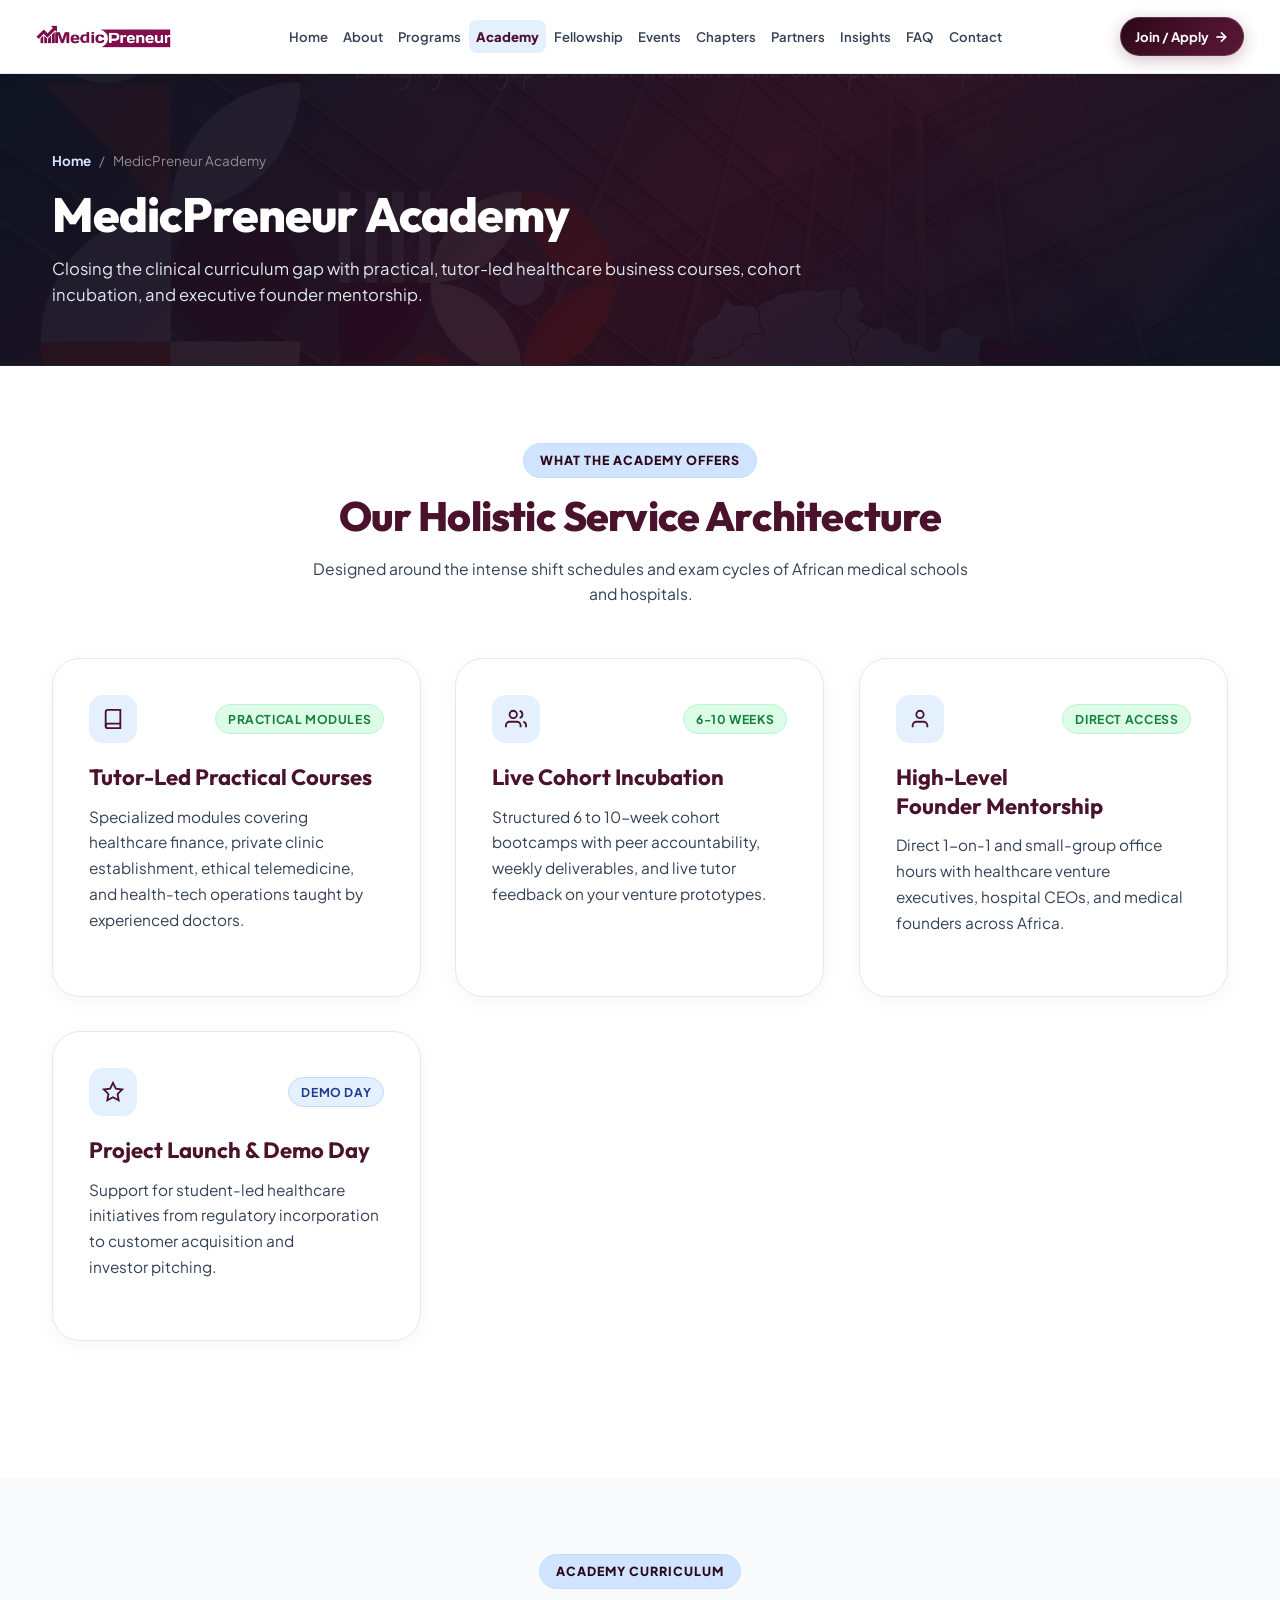
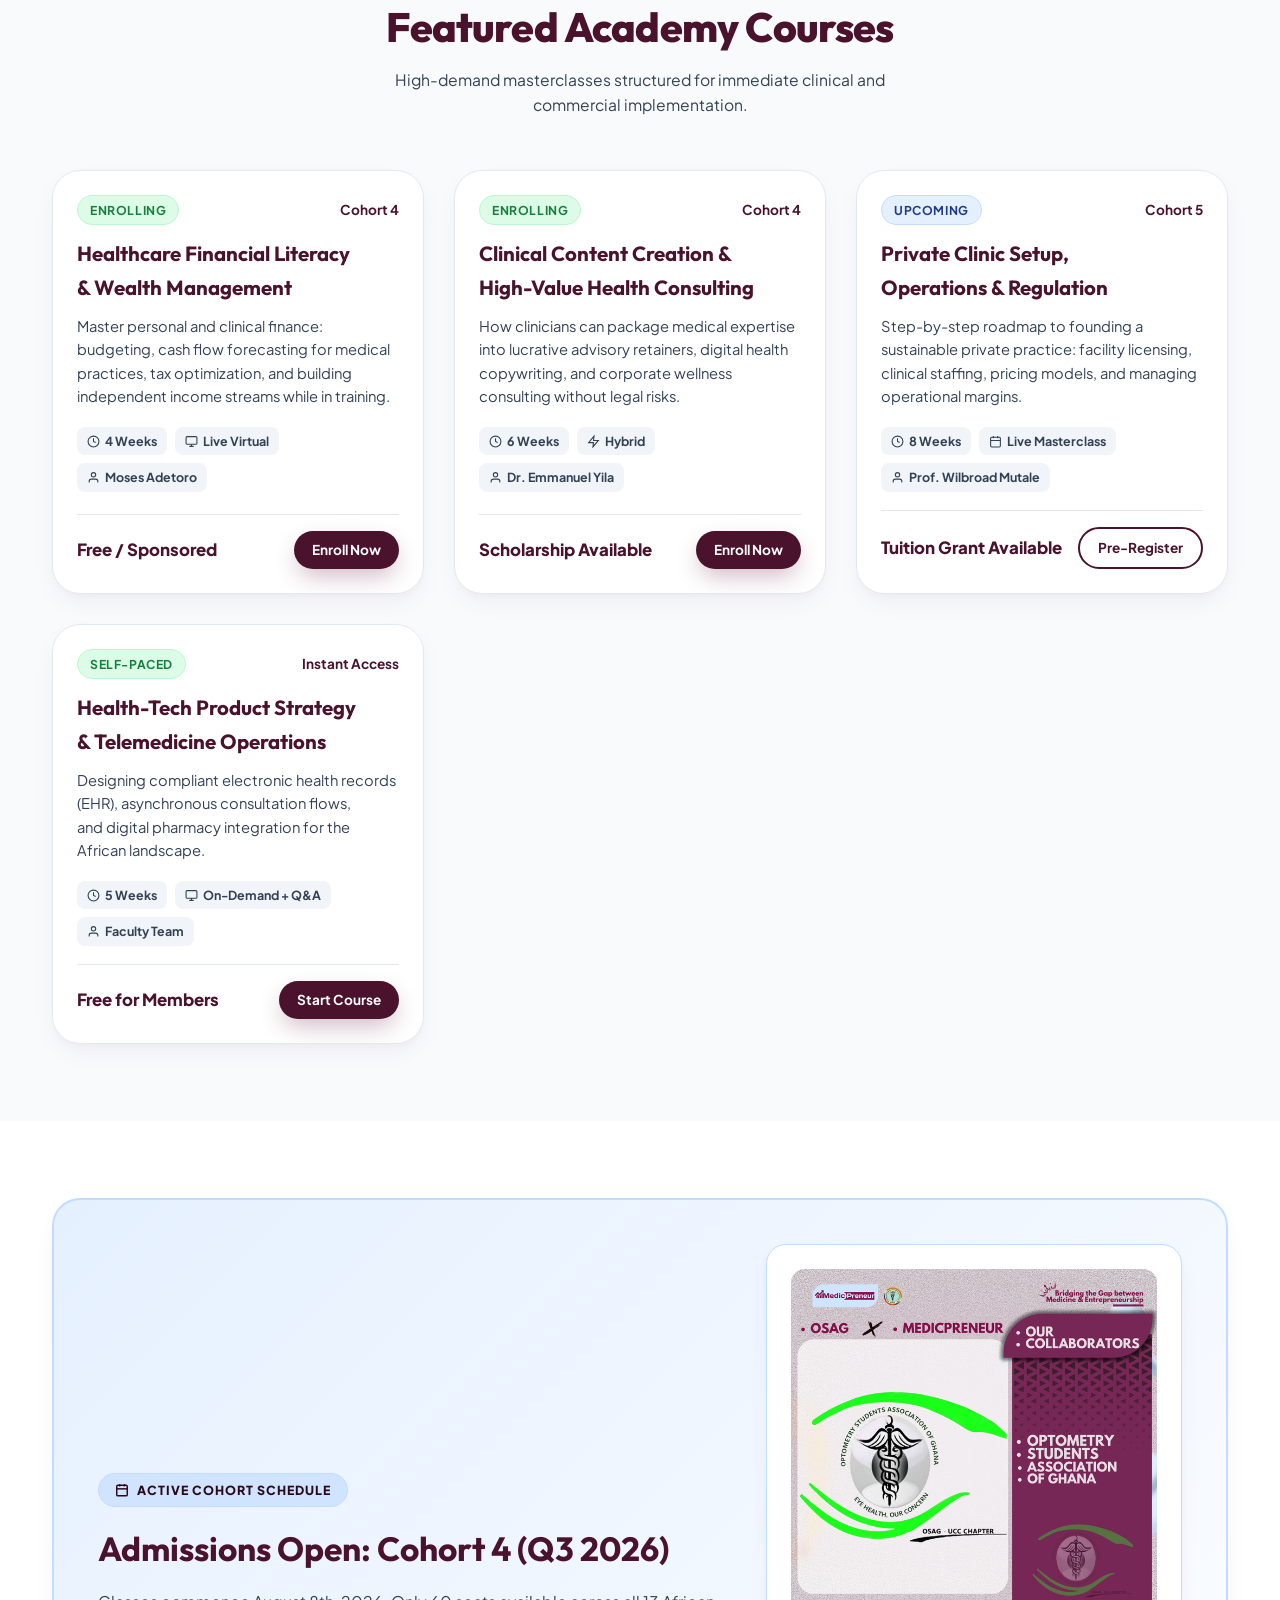
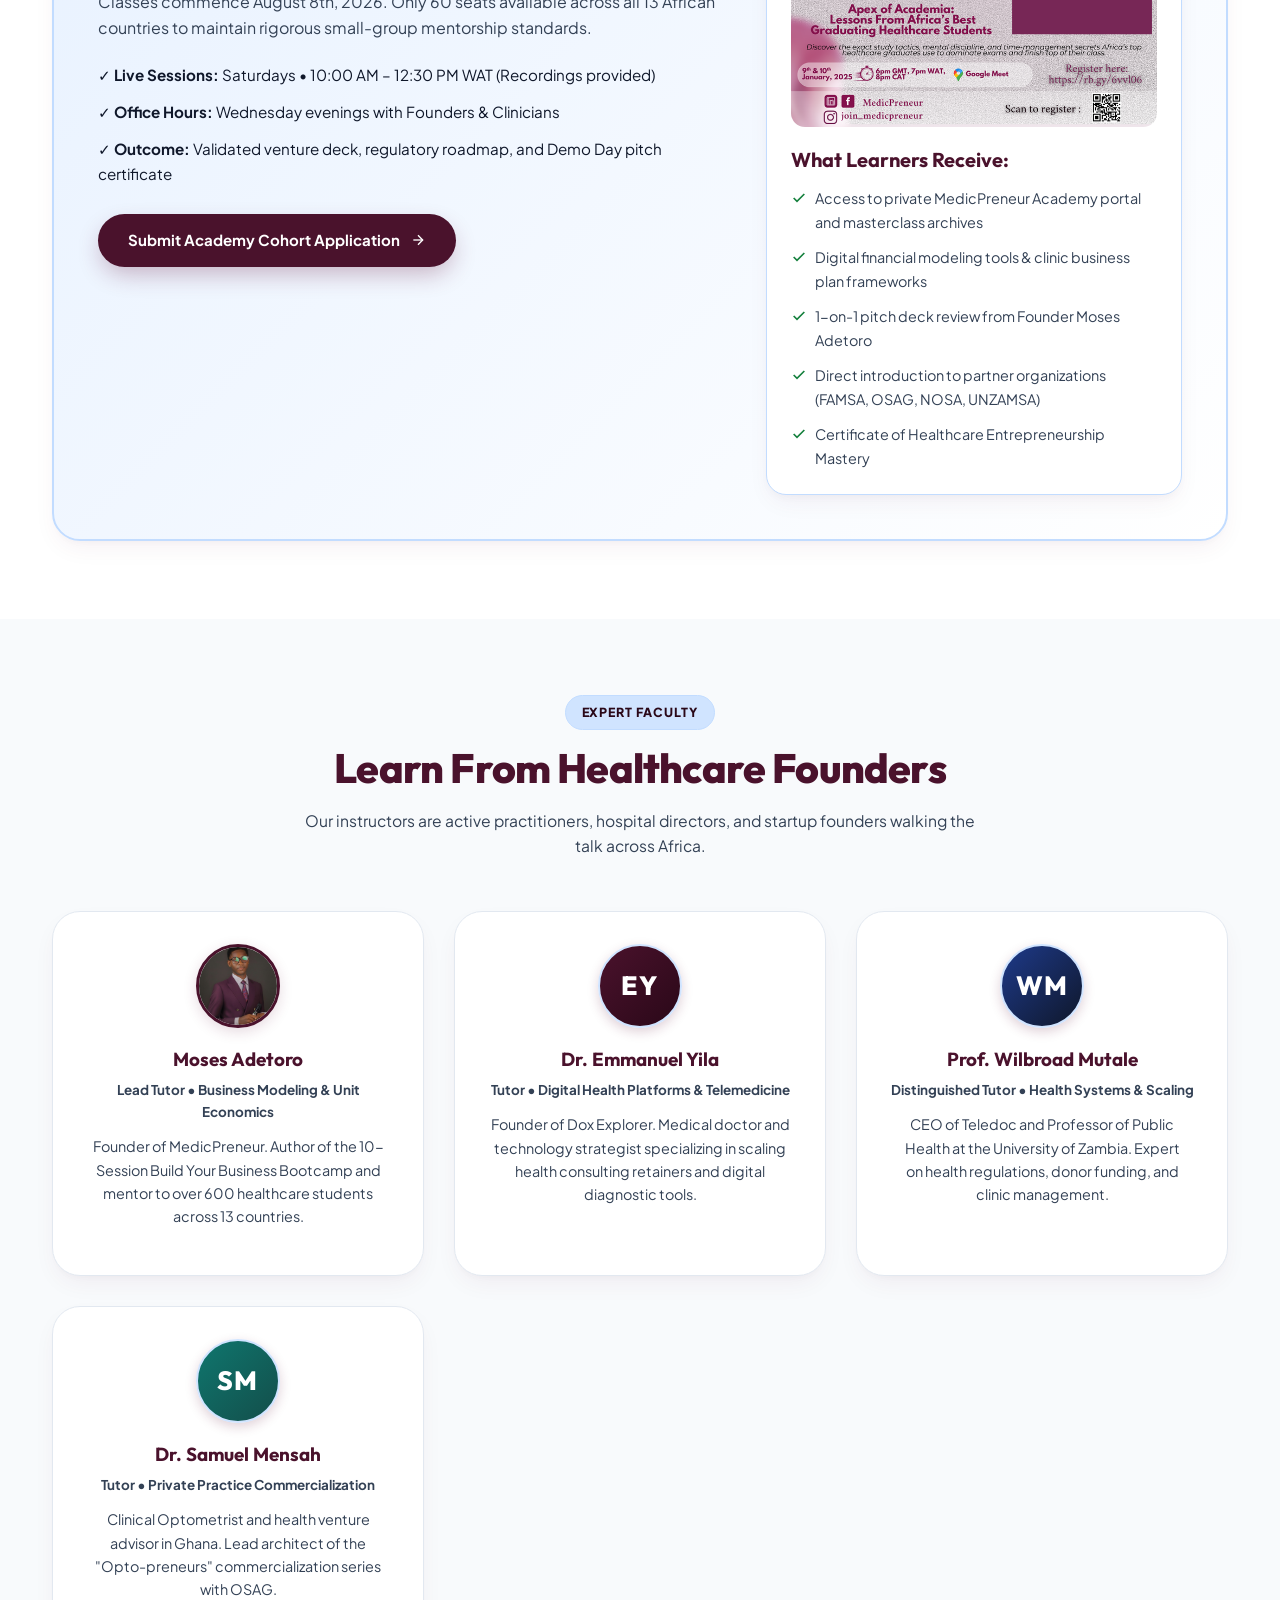
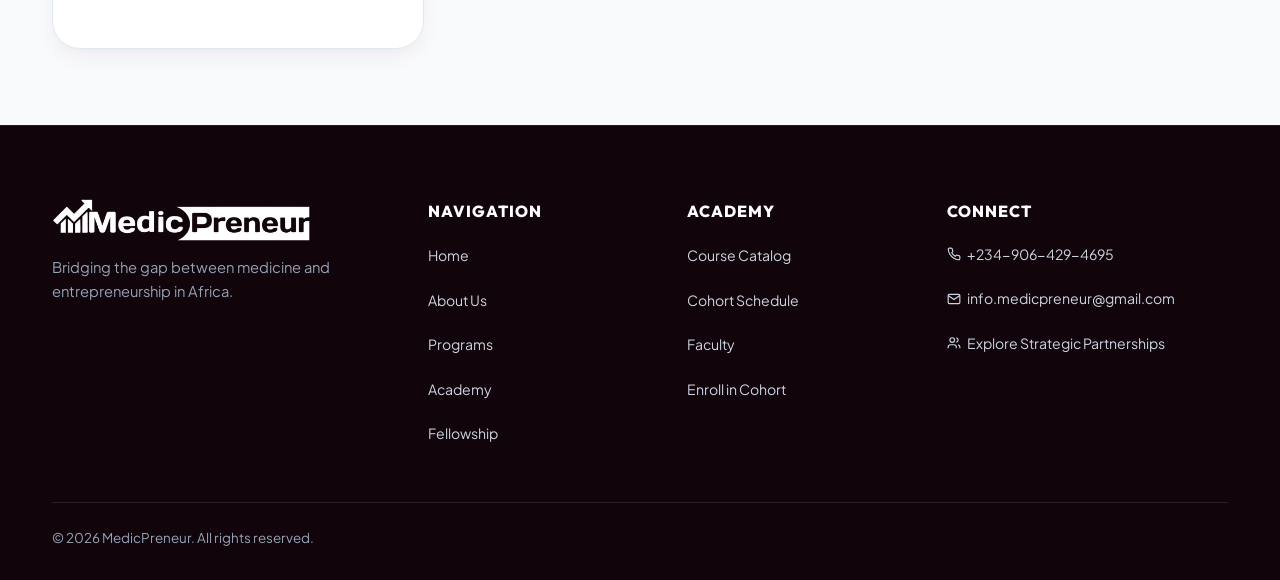
<file: academy.html>
<!DOCTYPE html>
<html lang="en">
<head>
  <meta charset="UTF-8">
  <meta name="viewport" content="width=device-width, initial-scale=1.0">
  <title>MedicPreneur Academy | Healthcare Business School for African Clinicians</title>
  <meta name="description" content="MedicPreneur Academy: Practical courses, live cohort mentorship, and tutor-led training in healthcare financial literacy, private clinic management, and health consulting.">

  <!-- Google Fonts -->
  <link rel="preconnect" href="https://fonts.googleapis.com">
  <link rel="preconnect" href="https://fonts.gstatic.com" crossorigin>
  <link href="https://fonts.googleapis.com/css2?family=Outfit:wght@500;600;700;800&family=Plus+Jakarta+Sans:wght@400;500;600;700;800&display=swap" rel="stylesheet">

  <link rel="stylesheet" href="styles.css">
</head>
<body>
  <div id="scroll-progress" class="scroll-progress-bar" aria-hidden="true"></div>

  <!-- Header -->
  <header class="navbar-wrapper" id="site-header">
    <div class="navbar-container">
      <a href="index.html" class="navbar-brand" aria-label="MedicPreneur Home">
        <img src="assets/images/medicpreneur_logo_clean.png" alt="MedicPreneur Logo" class="brand-logo-img">
      </a>

      <nav class="navbar-links" aria-label="Main Navigation">
        <ul class="nav-menu">
          <li><a href="index.html" class="nav-item">Home</a></li>
          <li><a href="about.html" class="nav-item">About</a></li>
          <li><a href="programs.html" class="nav-item">Programs</a></li>
          <li><a href="academy.html" class="nav-item active">Academy</a></li>
          <li><a href="fellowship.html" class="nav-item">Fellowship</a></li>
          <li><a href="events.html" class="nav-item">Events</a></li>
          <li><a href="chapters.html" class="nav-item">Chapters</a></li>
          <li><a href="partners.html" class="nav-item">Partners</a></li>
          <li><a href="blog.html" class="nav-item">Insights</a></li>
          <li><a href="faq.html" class="nav-item">FAQ</a></li>
          <li><a href="contact.html" class="nav-item">Contact</a></li>
        </ul>
      </nav>

      <div class="navbar-controls">
        <a href="apply.html" class="global-cta-btn">
          <span>Join / Apply</span>
          <svg viewBox="0 0 24 24" width="16" height="16" stroke="currentColor" stroke-width="2.5" fill="none"><path d="M5 12h14"></path><path d="m12 5 7 7-7 7"></path></svg>
        </a>

        <button id="mobile-toggle-btn" class="mobile-toggle-btn" aria-label="Open Navigation Menu">
          <span class="nav-icon-bar"></span>
          <span class="nav-icon-bar"></span>
          <span class="nav-icon-bar"></span>
        </button>
      </div>
    </div>
  </header>

    <!-- Mobile Drawer -->
    <div id="mobile-nav-drawer" class="mobile-nav-drawer" aria-hidden="true">
      <div class="drawer-header-row">
        <img src="assets/images/medicpreneur_logo_clean.png" alt="MedicPreneur" class="drawer-brand-img">
        <button id="close-drawer-btn" class="drawer-close-btn">&times;</button>
      </div>

      <nav class="drawer-links-nav">
        <ul class="drawer-menu-list">
          <li><a href="index.html" class="drawer-link">Home</a></li>
          <li><a href="about.html" class="drawer-link">About Us &amp; Founder's Vision</a></li>
          <li><a href="programs.html" class="drawer-link">Programs &amp; Bootcamp</a></li>
          <li><a href="academy.html" class="drawer-link active">MedicPreneur Academy</a></li>
          <li><a href="fellowship.html" class="drawer-link">Fellowship Program</a></li>
          <li><a href="ambassadors.html" class="drawer-link">Ambassador Network</a></li>
          <li><a href="events.html" class="drawer-link">Events &amp; Webinars</a></li>
          <li><a href="chapters.html" class="drawer-link">African Country Chapters</a></li>
          <li><a href="partners.html" class="drawer-link">Partners &amp; Deck</a></li>
          <li><a href="blog.html" class="drawer-link">Insights &amp; Stories</a></li>
          <li><a href="faq.html" class="drawer-link">Frequently Asked Questions</a></li>
          <li><a href="contact.html" class="drawer-link">Contact &amp; Regional Hubs</a></li>
        </ul>
      </nav>

      <div class="drawer-footer-row">
        <a href="apply.html" class="btn btn-burgundy btn-full">Join the Community / Apply</a>
      </div>
      </div>
    </div>
    <div id="drawer-backdrop" class="drawer-backdrop"></div>

  <main>
    <!-- Page Hero Header -->
    <section class="page-hero-header">
      <div class="container">
        <ul class="breadcrumbs-list">
          <li><a href="index.html">Home</a></li>
          <li><span>/</span></li>
          <li><span>MedicPreneur Academy</span></li>
        </ul>
        <h1 class="page-title">MedicPreneur Academy</h1>
        <p class="page-subtitle">
          Closing the clinical curriculum gap with practical, tutor-led healthcare business courses, cohort incubation, and executive founder mentorship.
        </p>
      </div>
    </section>

    <!-- ==============================================
         1. ACADEMY SERVICES & METHODOLOGY (PRD 6.6)
         ============================================== -->
    <section class="section-spacing" style="background-color: #FFFFFF;">
      <div class="container">
        <div class="section-title-wrap text-center reveal-on-scroll">
          <span class="eyebrow-pill">WHAT THE ACADEMY OFFERS</span>
          <h2 class="section-heading">Our Holistic Service Architecture</h2>
          <p class="section-desc">Designed around the intense shift schedules and exam cycles of African medical schools and hospitals.</p>
        </div>

        <div class="what-we-do-grid" style="margin-bottom: 60px;">
          <!-- Service 1 -->
          <div class="what-card reveal-on-scroll">
            <div class="what-card-header">
              <span class="icon-circle">
                <svg viewBox="0 0 24 24"><path d="M4 19.5A2.5 2.5 0 0 1 6.5 17H20"></path><path d="M6.5 2H20v20H6.5A2.5 2.5 0 0 1 4 19.5v-15A2.5 2.5 0 0 1 6.5 2z"></path></svg>
              </span>
              <span class="status-badge open">Practical Modules</span>
            </div>
            <h3>Tutor-Led Practical Courses</h3>
            <p>Specialized modules covering healthcare finance, private clinic establishment, ethical telemedicine, and health-tech operations taught by experienced doctors.</p>
          </div>

          <!-- Service 2 -->
          <div class="what-card reveal-on-scroll">
            <div class="what-card-header">
              <span class="icon-circle">
                <svg viewBox="0 0 24 24"><path d="M17 21v-2a4 4 0 0 0-4-4H5a4 4 0 0 0-4 4v2"></path><circle cx="9" cy="7" r="4"></circle><path d="M23 21v-2a4 4 0 0 0-3-3.87"></path><path d="M16 3.13a4 4 0 0 1 0 7.75"></path></svg>
              </span>
              <span class="status-badge open">6-10 Weeks</span>
            </div>
            <h3>Live Cohort Incubation</h3>
            <p>Structured 6 to 10-week cohort bootcamps with peer accountability, weekly deliverables, and live tutor feedback on your venture prototypes.</p>
          </div>

          <!-- Service 3 -->
          <div class="what-card reveal-on-scroll">
            <div class="what-card-header">
              <span class="icon-circle">
                <svg viewBox="0 0 24 24"><path d="M20 21v-2a4 4 0 0 0-4-4H8a4 4 0 0 0-4 4v2"></path><circle cx="12" cy="7" r="4"></circle></svg>
              </span>
              <span class="status-badge open">Direct Access</span>
            </div>
            <h3>High-Level Founder Mentorship</h3>
            <p>Direct 1-on-1 and small-group office hours with healthcare venture executives, hospital CEOs, and medical founders across Africa.</p>
          </div>

          <!-- Service 4 -->
          <div class="what-card reveal-on-scroll">
            <div class="what-card-header">
              <span class="icon-circle">
                <svg viewBox="0 0 24 24"><polygon points="12 2 15.09 8.26 22 9.27 17 14.14 18.18 21.02 12 17.77 5.82 21.02 7 14.14 2 9.27 8.91 8.26 12 2"></polygon></svg>
              </span>
              <span class="status-badge upcoming">Demo Day</span>
            </div>
            <h3>Project Launch &amp; Demo Day</h3>
            <p>Support for student-led healthcare initiatives from regulatory incorporation to customer acquisition and investor pitching.</p>
          </div>
        </div>
      </div>
    </section>

    <!-- ==============================================
         2. COURSE CATALOG (PRD 6.6: Duration, Format, Tutor, Price)
         ============================================== -->
    <section class="section-spacing" style="background-color: var(--bg-main);">
      <div class="container">
        <div class="section-title-wrap text-center reveal-on-scroll">
          <span class="eyebrow-pill">ACADEMY CURRICULUM</span>
          <h2 class="section-heading">Featured Academy Courses</h2>
          <p class="section-desc">High-demand masterclasses structured for immediate clinical and commercial implementation.</p>
        </div>

        <div class="courses-grid">
          <!-- Course 1 -->
          <div class="course-card reveal-on-scroll">
            <div class="course-header" style="padding-top: 24px;">
              <span class="status-badge open">Enrolling</span>
              <span style="font-size: 0.85rem; font-weight: 700; color: var(--burgundy-primary);">Cohort 4</span>
            </div>
            <div class="course-body">
              <div>
                <h3>Healthcare Financial Literacy &amp; Wealth Management</h3>
                <p>
                  Master personal and clinical finance: budgeting, cash flow forecasting for medical practices, tax optimization, and building independent income streams while in training.
                </p>
                <div class="course-meta-tags">
                  <span class="meta-tag">
                    <svg viewBox="0 0 24 24" width="13" height="13" stroke="currentColor" stroke-width="2" fill="none"><circle cx="12" cy="12" r="10"></circle><polyline points="12 6 12 12 16 14"></polyline></svg>
                    <span>4 Weeks</span>
                  </span>
                  <span class="meta-tag">
                    <svg viewBox="0 0 24 24" width="13" height="13" stroke="currentColor" stroke-width="2" fill="none"><rect x="2" y="3" width="20" height="14" rx="2" ry="2"></rect><line x1="8" y1="21" x2="16" y2="21"></line><line x1="12" y1="17" x2="12" y2="21"></line></svg>
                    <span>Live Virtual</span>
                  </span>
                  <span class="meta-tag">
                    <svg viewBox="0 0 24 24" width="13" height="13" stroke="currentColor" stroke-width="2" fill="none"><path d="M20 21v-2a4 4 0 0 0-4-4H8a4 4 0 0 0-4 4v2"></path><circle cx="12" cy="7" r="4"></circle></svg>
                    <span>Moses Adetoro</span>
                  </span>
                </div>
              </div>
              <div class="course-footer">
                <span class="course-price">Free / Sponsored</span>
                <a href="apply.html#academy" class="btn btn-burgundy btn-sm">Enroll Now</a>
              </div>
            </div>
          </div>

          <!-- Course 2 -->
          <div class="course-card reveal-on-scroll">
            <div class="course-header" style="padding-top: 24px;">
              <span class="status-badge open">Enrolling</span>
              <span style="font-size: 0.85rem; font-weight: 700; color: var(--burgundy-primary);">Cohort 4</span>
            </div>
            <div class="course-body">
              <div>
                <h3>Clinical Content Creation &amp; High-Value Health Consulting</h3>
                <p>
                  How clinicians can package medical expertise into lucrative advisory retainers, digital health copywriting, and corporate wellness consulting without legal risks.
                </p>
                <div class="course-meta-tags">
                  <span class="meta-tag">
                    <svg viewBox="0 0 24 24" width="13" height="13" stroke="currentColor" stroke-width="2" fill="none"><circle cx="12" cy="12" r="10"></circle><polyline points="12 6 12 12 16 14"></polyline></svg>
                    <span>6 Weeks</span>
                  </span>
                  <span class="meta-tag">
                    <svg viewBox="0 0 24 24" width="13" height="13" stroke="currentColor" stroke-width="2" fill="none"><polygon points="13 2 3 14 12 14 11 22 21 10 12 10 13 2"></polygon></svg>
                    <span>Hybrid</span>
                  </span>
                  <span class="meta-tag">
                    <svg viewBox="0 0 24 24" width="13" height="13" stroke="currentColor" stroke-width="2" fill="none"><path d="M20 21v-2a4 4 0 0 0-4-4H8a4 4 0 0 0-4 4v2"></path><circle cx="12" cy="7" r="4"></circle></svg>
                    <span>Dr. Emmanuel Yila</span>
                  </span>
                </div>
              </div>
              <div class="course-footer">
                <span class="course-price">Scholarship Available</span>
                <a href="apply.html#academy" class="btn btn-burgundy btn-sm">Enroll Now</a>
              </div>
            </div>
          </div>

          <!-- Course 3 -->
          <div class="course-card reveal-on-scroll">
            <div class="course-header" style="padding-top: 24px;">
              <span class="status-badge upcoming">Upcoming</span>
              <span style="font-size: 0.85rem; font-weight: 700; color: var(--burgundy-primary);">Cohort 5</span>
            </div>
            <div class="course-body">
              <div>
                <h3>Private Clinic Setup, Operations &amp; Regulation</h3>
                <p>
                  Step-by-step roadmap to founding a sustainable private practice: facility licensing, clinical staffing, pricing models, and managing operational margins.
                </p>
                <div class="course-meta-tags">
                  <span class="meta-tag">
                    <svg viewBox="0 0 24 24" width="13" height="13" stroke="currentColor" stroke-width="2" fill="none"><circle cx="12" cy="12" r="10"></circle><polyline points="12 6 12 12 16 14"></polyline></svg>
                    <span>8 Weeks</span>
                  </span>
                  <span class="meta-tag">
                    <svg viewBox="0 0 24 24" width="13" height="13" stroke="currentColor" stroke-width="2" fill="none"><rect x="3" y="4" width="18" height="18" rx="2" ry="2"></rect><line x1="16" y1="2" x2="16" y2="6"></line><line x1="8" y1="2" x2="8" y2="6"></line><line x1="3" y1="10" x2="21" y2="10"></line></svg>
                    <span>Live Masterclass</span>
                  </span>
                  <span class="meta-tag">
                    <svg viewBox="0 0 24 24" width="13" height="13" stroke="currentColor" stroke-width="2" fill="none"><path d="M20 21v-2a4 4 0 0 0-4-4H8a4 4 0 0 0-4 4v2"></path><circle cx="12" cy="7" r="4"></circle></svg>
                    <span>Prof. Wilbroad Mutale</span>
                  </span>
                </div>
              </div>
              <div class="course-footer">
                <span class="course-price">Tuition Grant Available</span>
                <a href="apply.html#academy" class="btn btn-outline-burgundy btn-sm">Pre-Register</a>
              </div>
            </div>
          </div>

          <!-- Course 4 -->
          <div class="course-card reveal-on-scroll">
            <div class="course-header" style="padding-top: 24px;">
              <span class="status-badge open">Self-Paced</span>
              <span style="font-size: 0.85rem; font-weight: 700; color: var(--burgundy-primary);">Instant Access</span>
            </div>
            <div class="course-body">
              <div>
                <h3>Health-Tech Product Strategy &amp; Telemedicine Operations</h3>
                <p>
                  Designing compliant electronic health records (EHR), asynchronous consultation flows, and digital pharmacy integration for the African landscape.
                </p>
                <div class="course-meta-tags">
                  <span class="meta-tag">
                    <svg viewBox="0 0 24 24" width="13" height="13" stroke="currentColor" stroke-width="2" fill="none"><circle cx="12" cy="12" r="10"></circle><polyline points="12 6 12 12 16 14"></polyline></svg>
                    <span>5 Weeks</span>
                  </span>
                  <span class="meta-tag">
                    <svg viewBox="0 0 24 24" width="13" height="13" stroke="currentColor" stroke-width="2" fill="none"><rect x="2" y="3" width="20" height="14" rx="2" ry="2"></rect><line x1="8" y1="21" x2="16" y2="21"></line><line x1="12" y1="17" x2="12" y2="21"></line></svg>
                    <span>On-Demand + Q&amp;A</span>
                  </span>
                  <span class="meta-tag">
                    <svg viewBox="0 0 24 24" width="13" height="13" stroke="currentColor" stroke-width="2" fill="none"><path d="M20 21v-2a4 4 0 0 0-4-4H8a4 4 0 0 0-4 4v2"></path><circle cx="12" cy="7" r="4"></circle></svg>
                    <span>Faculty Team</span>
                  </span>
                </div>
              </div>
              <div class="course-footer">
                <span class="course-price">Free for Members</span>
                <a href="apply.html#academy" class="btn btn-burgundy btn-sm">Start Course</a>
              </div>
            </div>
          </div>
        </div>
      </div>
    </section>

    <!-- ==============================================
         3. COHORT ADMISSIONS & SCHEDULE (PRD 6.6)
         ============================================== -->
    <section class="section-spacing" style="background-color: #FFFFFF;">
      <div class="container">
        <div class="bootcamp-banner reveal-on-scroll">
          <div class="bootcamp-banner-grid">
            <div>
              <span class="eyebrow-pill">
                <svg viewBox="0 0 24 24" width="14" height="14" stroke="currentColor" stroke-width="2.5" fill="none"><rect x="3" y="4" width="18" height="18" rx="2" ry="2"></rect><line x1="16" y1="2" x2="16" y2="6"></line><line x1="8" y1="2" x2="8" y2="6"></line><line x1="3" y1="10" x2="21" y2="10"></line></svg>
                <span>ACTIVE COHORT SCHEDULE</span>
              </span>
              <h2 style="font-family: var(--font-display); font-size: 2.1rem; color: var(--burgundy-primary); margin-bottom: 12px;">
                Admissions Open: Cohort 4 (Q3 2026)
              </h2>
              <p style="font-size: 1rem; color: var(--text-secondary); line-height: 1.65; margin-bottom: 20px;">
                Classes commence August 8th, 2026. Only 60 seats available across all 13 African countries to maintain rigorous small-group mentorship standards.
              </p>

              <div style="display: flex; flex-direction: column; gap: 12px; margin-bottom: 28px; font-size: 0.95rem;">
                <div>&check; <strong>Live Sessions:</strong> Saturdays &bull; 10:00 AM &ndash; 12:30 PM WAT (Recordings provided)</div>
                <div>&check; <strong>Office Hours:</strong> Wednesday evenings with Founders &amp; Clinicians</div>
                <div>&check; <strong>Outcome:</strong> Validated venture deck, regulatory roadmap, and Demo Day pitch certificate</div>
              </div>

              <a href="apply.html#academy" class="btn btn-burgundy">
                <span>Submit Academy Cohort Application</span>
                <svg viewBox="0 0 24 24" width="16" height="16" stroke="currentColor" stroke-width="2" fill="none"><path d="M5 12h14"></path><path d="m12 5 7 7-7 7"></path></svg>
              </a>
            </div>

            <div style="background-color: #FFFFFF; border-radius: var(--radius-lg); padding: 24px; border: 1.5px solid var(--border-blue); box-shadow: var(--shadow-card);">
              <img src="assets/images/flyer_february_admission.png" alt="Cohort Admission Poster" style="border-radius: var(--radius-md); width: 100%; margin-bottom: 16px; display: block;">
              <h4 style="font-family: var(--font-display); font-size: 1.25rem; color: var(--burgundy-primary); margin-bottom: 10px;">
                What Learners Receive:
              </h4>
              <ul style="font-size: 0.9rem; color: var(--text-secondary); line-height: 1.7; display: flex; flex-direction: column; gap: 10px; list-style: none; padding: 0; margin: 0;">
                <li style="display: flex; align-items: flex-start; gap: 8px;"><svg viewBox="0 0 24 24" width="16" height="16" stroke="var(--green-success)" stroke-width="2.5" fill="none" style="flex-shrink: 0; margin-top: 4px;"><polyline points="20 6 9 17 4 12"></polyline></svg><span>Access to private MedicPreneur Academy portal and masterclass archives</span></li>
                <li style="display: flex; align-items: flex-start; gap: 8px;"><svg viewBox="0 0 24 24" width="16" height="16" stroke="var(--green-success)" stroke-width="2.5" fill="none" style="flex-shrink: 0; margin-top: 4px;"><polyline points="20 6 9 17 4 12"></polyline></svg><span>Digital financial modeling tools &amp; clinic business plan frameworks</span></li>
                <li style="display: flex; align-items: flex-start; gap: 8px;"><svg viewBox="0 0 24 24" width="16" height="16" stroke="var(--green-success)" stroke-width="2.5" fill="none" style="flex-shrink: 0; margin-top: 4px;"><polyline points="20 6 9 17 4 12"></polyline></svg><span>1-on-1 pitch deck review from Founder Moses Adetoro</span></li>
                <li style="display: flex; align-items: flex-start; gap: 8px;"><svg viewBox="0 0 24 24" width="16" height="16" stroke="var(--green-success)" stroke-width="2.5" fill="none" style="flex-shrink: 0; margin-top: 4px;"><polyline points="20 6 9 17 4 12"></polyline></svg><span>Direct introduction to partner organizations (FAMSA, OSAG, NOSA, UNZAMSA)</span></li>
                <li style="display: flex; align-items: flex-start; gap: 8px;"><svg viewBox="0 0 24 24" width="16" height="16" stroke="var(--green-success)" stroke-width="2.5" fill="none" style="flex-shrink: 0; margin-top: 4px;"><polyline points="20 6 9 17 4 12"></polyline></svg><span>Certificate of Healthcare Entrepreneurship Mastery</span></li>
              </ul>
            </div>
          </div>
        </div>
      </div>
    </section>

    <!-- ==============================================
         4. TUTORS & FACULTY PROFILES (PRD 6.6)
         ============================================== -->
    <section class="section-spacing" style="background-color: var(--bg-main);">
      <div class="container">
        <div class="section-title-wrap text-center reveal-on-scroll">
          <span class="eyebrow-pill">EXPERT FACULTY</span>
          <h2 class="section-heading">Learn From Healthcare Founders</h2>
          <p class="section-desc">Our instructors are active practitioners, hospital directors, and startup founders walking the talk across Africa.</p>
        </div>

        <div class="faculty-grid">
          <!-- Tutor 1: Moses Adetoro (Real Photo) -->
          <div class="faculty-card reveal-on-scroll">
            <img src="assets/images/founder_moses_adetoro.jpg" alt="Moses Adetoro" class="faculty-avatar">
            <h3 class="faculty-name">Moses Adetoro</h3>
            <span class="faculty-role">Lead Tutor &bull; Business Modeling &amp; Unit Economics</span>
            <p class="faculty-bio">
              Founder of MedicPreneur. Author of the 10-Session Build Your Business Bootcamp and mentor to over 600 healthcare students across 13 countries.
            </p>
          </div>

          <!-- Tutor 2: Dr. Emmanuel Yila -->
          <div class="faculty-card reveal-on-scroll">
            <div class="avatar-badge-initials lg">EY</div>
            <h3 class="faculty-name">Dr. Emmanuel Yila</h3>
            <span class="faculty-role">Tutor &bull; Digital Health Platforms &amp; Telemedicine</span>
            <p class="faculty-bio">
              Founder of Dox Explorer. Medical doctor and technology strategist specializing in scaling health consulting retainers and digital diagnostic tools.
            </p>
          </div>

          <!-- Tutor 3: Prof. Wilbroad Mutale -->
          <div class="faculty-card reveal-on-scroll">
            <div class="avatar-badge-initials lg blue-bg">WM</div>
            <h3 class="faculty-name">Prof. Wilbroad Mutale</h3>
            <span class="faculty-role">Distinguished Tutor &bull; Health Systems &amp; Scaling</span>
            <p class="faculty-bio">
              CEO of Teledoc and Professor of Public Health at the University of Zambia. Expert on health regulations, donor funding, and clinic management.
            </p>
          </div>

          <!-- Tutor 4: Dr. Samuel Mensah -->
          <div class="faculty-card reveal-on-scroll">
            <div class="avatar-badge-initials lg teal-bg">SM</div>
            <h3 class="faculty-name">Dr. Samuel Mensah</h3>
            <span class="faculty-role">Tutor &bull; Private Practice Commercialization</span>
            <p class="faculty-bio">
              Clinical Optometrist and health venture advisor in Ghana. Lead architect of the "Opto-preneurs" commercialization series with OSAG.
            </p>
          </div>
        </div>
      </div>
    </section>
  </main>

  <!-- Modern Footer -->
  <footer class="modern-site-footer">
    <div class="container">
      <div class="footer-top-grid">
        <div class="footer-brand-col">
          <img src="assets/images/medicpreneur_logo_clean.png" alt="MedicPreneur" style="height: 44px; filter: brightness(0) invert(1);">
          <p>Bridging the gap between medicine and entrepreneurship in Africa.</p>
        </div>
        <div>
          <h4 class="footer-col-title">Navigation</h4>
          <ul class="footer-links-list">
            <li><a href="index.html">Home</a></li>
            <li><a href="about.html">About Us</a></li>
            <li><a href="programs.html">Programs</a></li>
            <li><a href="academy.html">Academy</a></li>
            <li><a href="fellowship.html">Fellowship</a></li>
          </ul>
        </div>
        <div>
          <h4 class="footer-col-title">Academy</h4>
          <ul class="footer-links-list">
            <li><a href="academy.html">Course Catalog</a></li>
            <li><a href="academy.html">Cohort Schedule</a></li>
            <li><a href="academy.html">Faculty</a></li>
            <li><a href="apply.html#academy">Enroll in Cohort</a></li>
          </ul>
        </div>
        <div>
          <h4 class="footer-col-title">Connect</h4>
          <ul class="footer-links-list">
            <li>
              <a href="tel:+2349064294695">
                <svg viewBox="0 0 24 24"><path d="M22 16.92v3a2 2 0 0 1-2.18 2 19.79 19.79 0 0 1-8.63-3.07 19.5 19.5 0 0 1-6-6 19.79 19.79 0 0 1-3.07-8.67A2 2 0 0 1 4.11 2h3a2 2 0 0 1 2 1.72 12.84 12.84 0 0 0 .7 2.81 2 2 0 0 1-.45 2.11L8.09 9.91a16 16 0 0 0 6 6l1.27-1.27a2 2 0 0 1 2.11-.45 12.84 12.84 0 0 0 2.81.7A2 2 0 0 1 22 16.92z"></path></svg>
                <span>+234-906-429-4695</span>
              </a>
            </li>
            <li>
              <a href="mailto:info.medicpreneur@gmail.com">
                <svg viewBox="0 0 24 24"><path d="M4 4h16c1.1 0 2 .9 2 2v12c0 1.1-.9 2-2 2H4c-1.1 0-2-.9-2-2V6c0-1.1.9-2 2-2z"></path><polyline points="22,6 12,13 2,6"></polyline></svg>
                <span>info.medicpreneur@gmail.com</span>
              </a>
            </li>
            <li>
              <a href="partners.html">
                <svg viewBox="0 0 24 24"><path d="M16 21v-2a4 4 0 0 0-4-4H6a4 4 0 0 0-4 4v2"></path><circle cx="9" cy="7" r="4"></circle><path d="M22 21v-2a4 4 0 0 0-3-3.87"></path><path d="M16 3.13a4 4 0 0 1 0 7.75"></path></svg>
                <span>Explore Strategic Partnerships</span>
              </a>
            </li>
          </ul>
        </div>
      </div>
      <div class="footer-bottom-row">
        <p>&copy; 2026 MedicPreneur. All rights reserved.</p>
      </div>
    </div>
  </footer>

  <script src="script.js"></script>
</body>
</html>
</file>
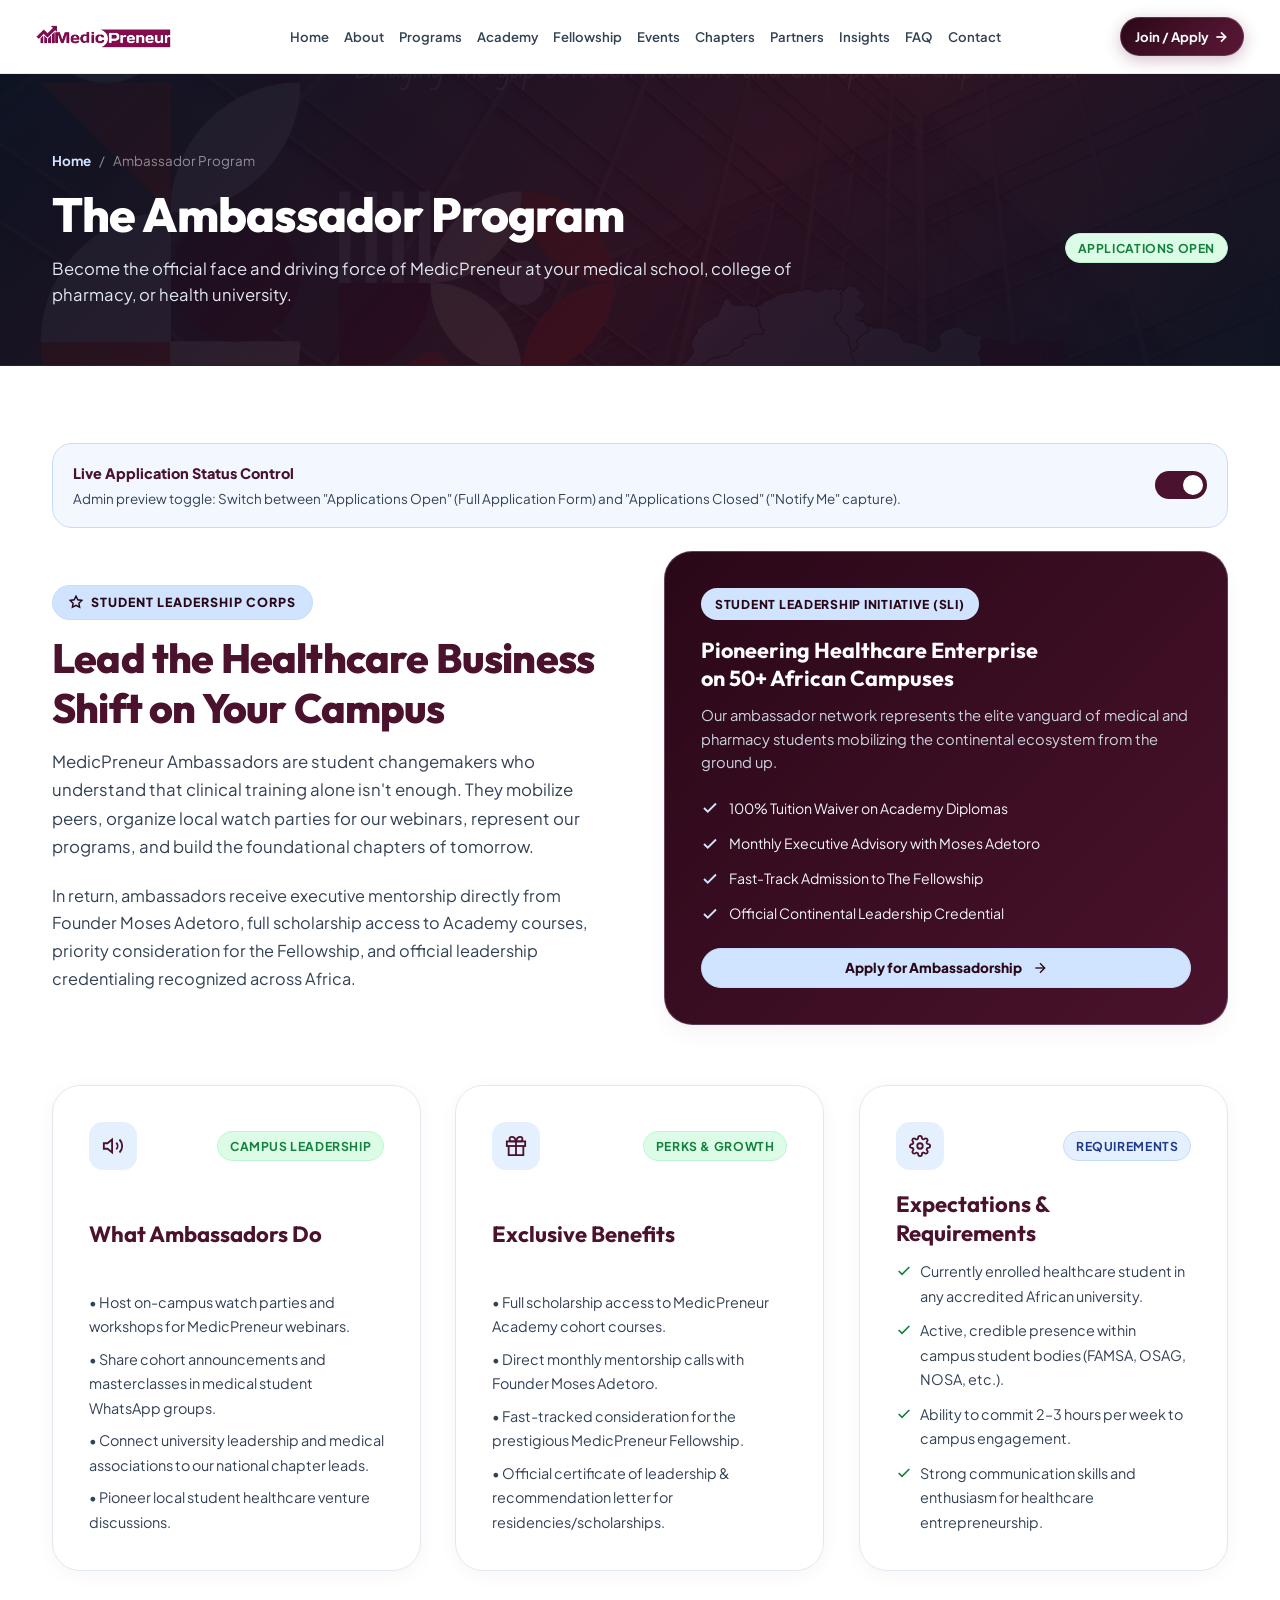
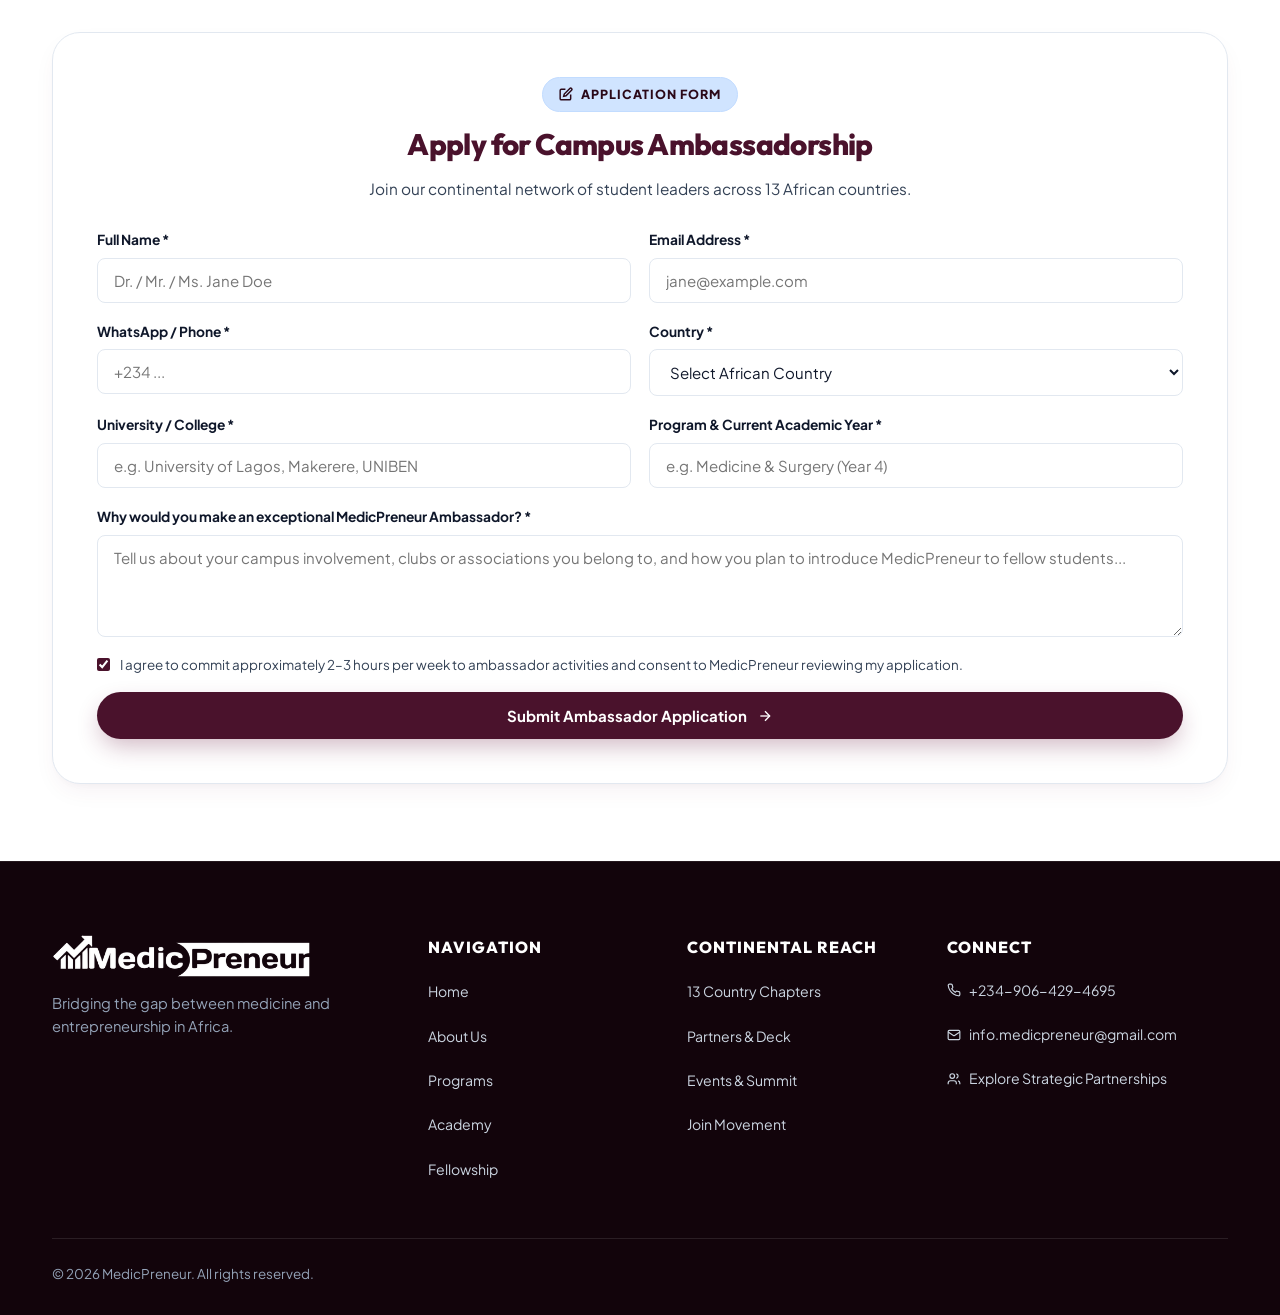
<file: ambassadors.html>
<!DOCTYPE html>
<html lang="en">
<head>
  <meta charset="UTF-8">
  <meta name="viewport" content="width=device-width, initial-scale=1.0">
  <title>Ambassador Program | MedicPreneur - Lead Healthcare Innovation on Campus</title>
  <meta name="description" content="Become a MedicPreneur Campus or Country Ambassador. Lead health entrepreneurship clubs, host local masterclasses, and represent Africa's fastest-growing clinician movement.">

  <!-- Google Fonts -->
  <link rel="preconnect" href="https://fonts.googleapis.com">
  <link rel="preconnect" href="https://fonts.gstatic.com" crossorigin>
  <link href="https://fonts.googleapis.com/css2?family=Outfit:wght@500;600;700;800&family=Plus+Jakarta+Sans:wght@400;500;600;700;800&display=swap" rel="stylesheet">

  <link rel="stylesheet" href="styles.css">
</head>
<body>
  <div id="scroll-progress" class="scroll-progress-bar" aria-hidden="true"></div>

  <!-- Header -->
  <header class="navbar-wrapper" id="site-header">
    <div class="navbar-container">
      <a href="index.html" class="navbar-brand" aria-label="MedicPreneur Home">
        <img src="assets/images/medicpreneur_logo_clean.png" alt="MedicPreneur Logo" class="brand-logo-img">
      </a>

      <nav class="navbar-links" aria-label="Main Navigation">
        <ul class="nav-menu">
          <li><a href="index.html" class="nav-item">Home</a></li>
          <li><a href="about.html" class="nav-item">About</a></li>
          <li><a href="programs.html" class="nav-item">Programs</a></li>
          <li><a href="academy.html" class="nav-item">Academy</a></li>
          <li><a href="fellowship.html" class="nav-item">Fellowship</a></li>
          <li><a href="events.html" class="nav-item">Events</a></li>
          <li><a href="chapters.html" class="nav-item">Chapters</a></li>
          <li><a href="partners.html" class="nav-item">Partners</a></li>
          <li><a href="blog.html" class="nav-item">Insights</a></li>
          <li><a href="faq.html" class="nav-item">FAQ</a></li>
          <li><a href="contact.html" class="nav-item">Contact</a></li>
        </ul>
      </nav>

      <div class="navbar-controls">
        <a href="apply.html" class="global-cta-btn">
          <span>Join / Apply</span>
          <svg viewBox="0 0 24 24" width="16" height="16" stroke="currentColor" stroke-width="2.5" fill="none"><path d="M5 12h14"></path><path d="m12 5 7 7-7 7"></path></svg>
        </a>

        <button id="mobile-toggle-btn" class="mobile-toggle-btn" aria-label="Open Navigation Menu">
          <span class="nav-icon-bar"></span>
          <span class="nav-icon-bar"></span>
          <span class="nav-icon-bar"></span>
        </button>
      </div>
    </div>
  </header>

    <!-- Mobile Drawer -->
    <div id="mobile-nav-drawer" class="mobile-nav-drawer" aria-hidden="true">
      <div class="drawer-header-row">
        <img src="assets/images/medicpreneur_logo_clean.png" alt="MedicPreneur" class="drawer-brand-img">
        <button id="close-drawer-btn" class="drawer-close-btn">&times;</button>
      </div>

      <nav class="drawer-links-nav">
        <ul class="drawer-menu-list">
          <li><a href="index.html" class="drawer-link">Home</a></li>
          <li><a href="about.html" class="drawer-link">About Us &amp; Founder's Vision</a></li>
          <li><a href="programs.html" class="drawer-link">Programs &amp; Bootcamp</a></li>
          <li><a href="academy.html" class="drawer-link">MedicPreneur Academy</a></li>
          <li><a href="fellowship.html" class="drawer-link">Fellowship Program</a></li>
          <li><a href="ambassadors.html" class="drawer-link active">Ambassador Network</a></li>
          <li><a href="events.html" class="drawer-link">Events &amp; Webinars</a></li>
          <li><a href="chapters.html" class="drawer-link">African Country Chapters</a></li>
          <li><a href="partners.html" class="drawer-link">Partners &amp; Deck</a></li>
          <li><a href="blog.html" class="drawer-link">Insights &amp; Stories</a></li>
          <li><a href="faq.html" class="drawer-link">Frequently Asked Questions</a></li>
          <li><a href="contact.html" class="drawer-link">Contact &amp; Regional Hubs</a></li>
        </ul>
      </nav>

      <div class="drawer-footer-row">
        <a href="apply.html" class="btn btn-burgundy btn-full">Join the Community / Apply</a>
      </div>
    </div>
    <div id="drawer-backdrop" class="drawer-backdrop"></div>

  <main>
    <!-- Page Hero Header -->
    <section class="page-hero-header">
      <div class="container">
        <ul class="breadcrumbs-list">
          <li><a href="index.html">Home</a></li>
          <li><span>/</span></li>
          <li><span>Ambassador Program</span></li>
        </ul>
        <div style="display: flex; align-items: center; justify-content: space-between; flex-wrap: wrap; gap: 14px;">
          <div>
            <h1 class="page-title">The Ambassador Program</h1>
            <p class="page-subtitle">
              Become the official face and driving force of MedicPreneur at your medical school, college of pharmacy, or health university.
            </p>
          </div>
          <div>
            <span id="ambassador-badge" class="status-badge open">Applications Open</span>
          </div>
        </div>
      </div>
    </section>

    <!-- ==============================================
         1. WHAT AMBASSADORS DO, BENEFITS, EXPECTATIONS (PRD 6.5)
         ============================================== -->
    <section class="section-spacing" style="background-color: #FFFFFF;">
      <div class="container">
        <!-- Live Admin Status Toggle (PRD 6.5 Requirement) -->
        <div class="status-toggle-card reveal-on-scroll">
          <div>
            <span class="switch-label">Live Application Status Control</span>
            <p style="font-size: 0.84rem; color: var(--text-secondary); margin-top: 2px;">
              Admin preview toggle: Switch between "Applications Open" (Full Application Form) and "Applications Closed" ("Notify Me" capture).
            </p>
          </div>
          <label class="status-switch">
            <input type="checkbox" id="ambassador-status-toggle" checked>
            <span class="slider-round"></span>
          </label>
        </div>

        <div class="responsive-grid-2" style="margin-bottom: 60px;">
          <div class="reveal-on-scroll">
            <span class="eyebrow-pill">
              <svg viewBox="0 0 24 24" width="14" height="14" stroke="currentColor" stroke-width="2.5" fill="none"><polygon points="12 2 15.09 8.26 22 9.27 17 14.14 18.18 21.02 12 17.77 5.82 21.02 7 14.14 2 9.27 8.91 8.26 12 2"></polygon></svg>
              <span>STUDENT LEADERSHIP CORPS</span>
            </span>
            <h2 class="section-heading">Lead the Healthcare Business Shift on Your Campus</h2>
            <p style="font-size: 1.05rem; color: var(--text-secondary); line-height: 1.7; margin-bottom: 20px;">
              MedicPreneur Ambassadors are student changemakers who understand that clinical training alone isn't enough. They mobilize peers, organize local watch parties for our webinars, represent our programs, and build the foundational chapters of tomorrow.
            </p>
            <p style="font-size: 1.02rem; color: var(--text-secondary); line-height: 1.7;">
              In return, ambassadors receive executive mentorship directly from Founder Moses Adetoro, full scholarship access to Academy courses, priority consideration for the Fellowship, and official leadership credentialing recognized across Africa.
            </p>
          </div>

          <div class="reveal-on-scroll">
            <div style="background: linear-gradient(135deg, var(--burgundy-deep) 0%, var(--burgundy-primary) 100%); padding: clamp(26px, 3.5vw, 36px); border-radius: var(--radius-xl); color: #FFFFFF; box-shadow: var(--shadow-card); border: 1.5px solid rgba(208, 228, 255, 0.25);">
              <span class="flagship-eyebrow" style="background: var(--blue-light); color: var(--burgundy-deep); margin-bottom: 16px;">
                STUDENT LEADERSHIP INITIATIVE (SLI)
              </span>
              <h3 style="font-family: var(--font-display); font-size: 1.35rem; color: #FFFFFF; margin-bottom: 12px; line-height: 1.3;">
                Pioneering Healthcare Enterprise on 50+ African Campuses
              </h3>
              <p style="color: #CBD5E1; font-size: 0.92rem; line-height: 1.6; margin-bottom: 22px;">
                Our ambassador network represents the elite vanguard of medical and pharmacy students mobilizing the continental ecosystem from the ground up.
              </p>
              <div style="display: flex; flex-direction: column; gap: 12px; margin-bottom: 22px;">
                <div style="display: flex; align-items: center; gap: 10px; font-size: 0.88rem; color: #F1F5F9;">
                  <svg viewBox="0 0 24 24" width="18" height="18" stroke="var(--blue-light)" stroke-width="2.5" fill="none"><polyline points="20 6 9 17 4 12"></polyline></svg>
                  <span>100% Tuition Waiver on Academy Diplomas</span>
                </div>
                <div style="display: flex; align-items: center; gap: 10px; font-size: 0.88rem; color: #F1F5F9;">
                  <svg viewBox="0 0 24 24" width="18" height="18" stroke="var(--blue-light)" stroke-width="2.5" fill="none"><polyline points="20 6 9 17 4 12"></polyline></svg>
                  <span>Monthly Executive Advisory with Moses Adetoro</span>
                </div>
                <div style="display: flex; align-items: center; gap: 10px; font-size: 0.88rem; color: #F1F5F9;">
                  <svg viewBox="0 0 24 24" width="18" height="18" stroke="var(--blue-light)" stroke-width="2.5" fill="none"><polyline points="20 6 9 17 4 12"></polyline></svg>
                  <span>Fast-Track Admission to The Fellowship</span>
                </div>
                <div style="display: flex; align-items: center; gap: 10px; font-size: 0.88rem; color: #F1F5F9;">
                  <svg viewBox="0 0 24 24" width="18" height="18" stroke="var(--blue-light)" stroke-width="2.5" fill="none"><polyline points="20 6 9 17 4 12"></polyline></svg>
                  <span>Official Continental Leadership Credential</span>
                </div>
              </div>
              <a href="#apply" class="btn btn-light-blue btn-full btn-sm">
                <span>Apply for Ambassadorship</span>
                <svg viewBox="0 0 24 24" width="16" height="16" stroke="currentColor" stroke-width="2" fill="none"><path d="M5 12h14"></path><path d="m12 5 7 7-7 7"></path></svg>
              </a>
            </div>
          </div>
        </div>

        <!-- 3 Key Pillars: Role, Benefits, Requirements -->
        <div class="what-we-do-grid" style="margin-bottom: 60px;">
          <div class="what-card reveal-on-scroll">
            <div class="what-card-header">
              <span class="icon-circle">
                <svg viewBox="0 0 24 24"><polygon points="11 5 6 9 2 9 2 15 6 15 11 19 11 5"></polygon><path d="M19.07 4.93a10 10 0 0 1 0 14.14M15.54 8.46a5 5 0 0 1 0 7.07"></path></svg>
              </span>
              <span class="status-badge open">Campus Leadership</span>
            </div>
            <h3>What Ambassadors Do</h3>
            <ul style="font-size: 0.9rem; color: var(--text-secondary); line-height: 1.7; display: flex; flex-direction: column; gap: 8px;">
              <li>&bull; Host on-campus watch parties and workshops for MedicPreneur webinars.</li>
              <li>&bull; Share cohort announcements and masterclasses in medical student WhatsApp groups.</li>
              <li>&bull; Connect university leadership and medical associations to our national chapter leads.</li>
              <li>&bull; Pioneer local student healthcare venture discussions.</li>
            </ul>
          </div>

          <div class="what-card reveal-on-scroll">
            <div class="what-card-header">
              <span class="icon-circle">
                <svg viewBox="0 0 24 24"><polyline points="20 12 20 22 4 22 4 12"></polyline><rect x="2" y="7" width="20" height="5"></rect><line x1="12" y1="22" x2="12" y2="7"></line><path d="M12 7H7.5a2.5 2.5 0 0 1 0-5C11 2 12 7 12 7z"></path><path d="M12 7h4.5a2.5 2.5 0 0 0 0-5C13 2 12 7 12 7z"></path></svg>
              </span>
              <span class="status-badge open">Perks &amp; Growth</span>
            </div>
            <h3>Exclusive Benefits</h3>
            <ul style="font-size: 0.9rem; color: var(--text-secondary); line-height: 1.7; display: flex; flex-direction: column; gap: 8px;">
              <li>&bull; Full scholarship access to MedicPreneur Academy cohort courses.</li>
              <li>&bull; Direct monthly mentorship calls with Founder Moses Adetoro.</li>
              <li>&bull; Fast-tracked consideration for the prestigious MedicPreneur Fellowship.</li>
              <li>&bull; Official certificate of leadership &amp; recommendation letter for residencies/scholarships.</li>
            </ul>
          </div>

          <div class="what-card reveal-on-scroll">
            <div class="what-card-header">
              <span class="icon-circle">
                <svg viewBox="0 0 24 24"><circle cx="12" cy="12" r="3"></circle><path d="M19.4 15a1.65 1.65 0 0 0 .33 1.82l.06.06a2 2 0 0 1 0 2.83 2 2 0 0 1-2.83 0l-.06-.06a1.65 1.65 0 0 0-1.82-.33 1.65 1.65 0 0 0-1 1.51V21a2 2 0 0 1-2 2 2 2 0 0 1-2-2v-.09A1.65 1.65 0 0 0 9 19.4a1.65 1.65 0 0 0-1.82.33l-.06.06a2 2 0 0 1-2.83 0 2 2 0 0 1 0-2.83l.06-.06a1.65 1.65 0 0 0 .33-1.82 1.65 1.65 0 0 0-1.51-1H3a2 2 0 0 1-2-2 2 2 0 0 1 2-2h.09A1.65 1.65 0 0 0 4.6 9a1.65 1.65 0 0 0-.33-1.82l-.06-.06a2 2 0 0 1 0-2.83 2 2 0 0 1 2.83 0l.06.06a1.65 1.65 0 0 0 1.82.33H9a1.65 1.65 0 0 0 1-1.51V3a2 2 0 0 1 2-2 2 2 0 0 1 2 2v.09a1.65 1.65 0 0 0 1 1.51 1.65 1.65 0 0 0 1.82-.33l.06-.06a2 2 0 0 1 2.83 0 2 2 0 0 1 0 2.83l-.06.06a1.65 1.65 0 0 0-.33 1.82V9a1.65 1.65 0 0 0 1.51 1H21a2 2 0 0 1 2 2 2 2 0 0 1-2 2h-.09a1.65 1.65 0 0 0-1.51 1z"></path></svg>
              </span>
              <span class="status-badge upcoming">Requirements</span>
            </div>
            <h3>Expectations &amp; Requirements</h3>
            <ul style="font-size: 0.9rem; color: var(--text-secondary); line-height: 1.7; display: flex; flex-direction: column; gap: 10px; list-style: none; padding: 0; margin: 0;">
              <li style="display: flex; align-items: flex-start; gap: 8px;"><svg viewBox="0 0 24 24" width="16" height="16" stroke="var(--green-success)" stroke-width="2.5" fill="none" style="flex-shrink: 0; margin-top: 4px;"><polyline points="20 6 9 17 4 12"></polyline></svg><span>Currently enrolled healthcare student in any accredited African university.</span></li>
              <li style="display: flex; align-items: flex-start; gap: 8px;"><svg viewBox="0 0 24 24" width="16" height="16" stroke="var(--green-success)" stroke-width="2.5" fill="none" style="flex-shrink: 0; margin-top: 4px;"><polyline points="20 6 9 17 4 12"></polyline></svg><span>Active, credible presence within campus student bodies (FAMSA, OSAG, NOSA, etc.).</span></li>
              <li style="display: flex; align-items: flex-start; gap: 8px;"><svg viewBox="0 0 24 24" width="16" height="16" stroke="var(--green-success)" stroke-width="2.5" fill="none" style="flex-shrink: 0; margin-top: 4px;"><polyline points="20 6 9 17 4 12"></polyline></svg><span>Ability to commit 2&ndash;3 hours per week to campus engagement.</span></li>
              <li style="display: flex; align-items: flex-start; gap: 8px;"><svg viewBox="0 0 24 24" width="16" height="16" stroke="var(--green-success)" stroke-width="2.5" fill="none" style="flex-shrink: 0; margin-top: 4px;"><polyline points="20 6 9 17 4 12"></polyline></svg><span>Strong communication skills and enthusiasm for healthcare entrepreneurship.</span></li>
            </ul>
          </div>
        </div>

        <!-- ==============================================
             2. APPLICATION FORM (PRD 6.5 & 7.2)
             ============================================== -->
        <div id="ambassador-application-container">
          <!-- State A: Applications Open (Form) -->
          <div id="ambassador-open-container" class="form-card-wrapper reveal-on-scroll">
            <div style="text-align: center; margin-bottom: 28px;">
              <span class="eyebrow-pill">
                <svg viewBox="0 0 24 24" width="14" height="14" stroke="currentColor" stroke-width="2.5" fill="none"><path d="M11 4H4a2 2 0 0 0-2 2v14a2 2 0 0 0 2 2h14a2 2 0 0 0 2-2v-7"></path><path d="M18.5 2.5a2.121 2.121 0 0 1 3 3L12 15l-4 1 1-4 9.5-9.5z"></path></svg>
                <span>APPLICATION FORM</span>
              </span>
              <h2 class="section-heading" style="font-size: 1.85rem;">Apply for Campus Ambassadorship</h2>
              <p style="font-size: 0.96rem; color: var(--text-secondary);">
                Join our continental network of student leaders across 13 African countries.
              </p>
            </div>

            <form data-medic-form="application" class="modern-form">
              <!-- Anti-spam Honeypot -->
              <div class="honeypot-field" aria-hidden="true">
                <label for="amb-trap">Leave empty</label>
                <input type="text" id="amb-trap" name="trap_amb" tabindex="-1">
              </div>

              <input type="hidden" name="program_target" value="Campus Ambassador Program">

              <div class="form-row-2">
                <div class="input-wrap">
                  <label for="amb-name">Full Name *</label>
                  <input type="text" id="amb-name" name="name" required placeholder="Dr. / Mr. / Ms. Jane Doe">
                </div>
                <div class="input-wrap">
                  <label for="amb-email">Email Address *</label>
                  <input type="email" id="amb-email" name="email" required placeholder="jane@example.com">
                </div>
              </div>

              <div class="form-row-2">
                <div class="input-wrap">
                  <label for="amb-phone">WhatsApp / Phone *</label>
                  <input type="tel" id="amb-phone" name="phone" required placeholder="+234 ...">
                </div>
                <div class="input-wrap">
                  <label for="amb-country">Country *</label>
                  <select id="amb-country" name="country" required>
                    <option value="" disabled selected>Select African Country</option>
                    <option value="Nigeria">Nigeria</option>
                    <option value="Ghana">Ghana</option>
                    <option value="Zambia">Zambia</option>
                    <option value="Kenya">Kenya</option>
                    <option value="South Africa">South Africa</option>
                    <option value="Ethiopia">Ethiopia</option>
                    <option value="Zimbabwe">Zimbabwe</option>
                    <option value="Tanzania">Tanzania</option>
                    <option value="Uganda">Uganda</option>
                    <option value="Cameroon">Cameroon</option>
                    <option value="Mozambique">Mozambique</option>
                    <option value="Egypt">Egypt</option>
                    <option value="Rwanda">Rwanda</option>
                    <option value="Other">Other African Country</option>
                  </select>
                </div>
              </div>

              <div class="form-row-2">
                <div class="input-wrap">
                  <label for="amb-inst">University / College *</label>
                  <input type="text" id="amb-inst" name="institution" required placeholder="e.g. University of Lagos, Makerere, UNIBEN">
                </div>
                <div class="input-wrap">
                  <label for="amb-level">Program &amp; Current Academic Year *</label>
                  <input type="text" id="amb-level" name="profession_level" required placeholder="e.g. Medicine &amp; Surgery (Year 4)">
                </div>
              </div>

              <div class="input-wrap">
                <label for="amb-motivation">Why would you make an exceptional MedicPreneur Ambassador? *</label>
                <textarea id="amb-motivation" name="motivation" rows="4" required placeholder="Tell us about your campus involvement, clubs or associations you belong to, and how you plan to introduce MedicPreneur to fellow students..."></textarea>
              </div>

              <div class="consent-check-row">
                <input type="checkbox" id="amb-consent" name="consent" required checked>
                <label for="amb-consent">
                  I agree to commit approximately 2&ndash;3 hours per week to ambassador activities and consent to MedicPreneur reviewing my application.
                </label>
              </div>

              <button type="submit" class="btn btn-burgundy btn-full">
                <span>Submit Ambassador Application</span>
                <svg viewBox="0 0 24 24" width="16" height="16" stroke="currentColor" stroke-width="2" fill="none"><path d="M5 12h14"></path><path d="m12 5 7 7-7 7"></path></svg>
              </button>
            </form>
          </div>

          <!-- State B: Applications Closed ("Notify Me" Capture, PRD 6.5) -->
          <div id="ambassador-closed-container" class="form-card-wrapper" style="display: none; text-align: center;">
            <span class="status-badge closed" style="margin-bottom: 16px;">Applications Open Soon</span>
            <h2 class="section-heading" style="font-size: 1.8rem;">Ambassador Admissions Open Soon</h2>
            <p style="font-size: 1rem; color: var(--text-secondary); max-width: 600px; margin: 0 auto 24px;">
              The next intake window for campus ambassadors will open shortly. Drop your email below to get the direct application link the moment it goes live.
            </p>

            <form data-medic-form="newsletter" style="max-width: 480px; margin: 0 auto; display: flex; flex-direction: column; gap: 14px;">
              <input type="email" name="notify_email" placeholder="Enter your student email for alert" required style="padding: 13px 18px; border-radius: var(--radius-sm); border: 1.5px solid var(--border-light); font-size: 0.95rem;">
              <button type="submit" class="btn btn-burgundy">
                <span>Notify Me When Ambassador Applications Open</span>
              </button>
            </form>
          </div>
        </div>
      </div>
    </section>
  </main>

  <!-- Modern Footer -->
  <footer class="modern-site-footer">
    <div class="container">
      <div class="footer-top-grid">
        <div class="footer-brand-col">
          <img src="assets/images/medicpreneur_logo_clean.png" alt="MedicPreneur" style="height: 44px; filter: brightness(0) invert(1);">
          <p>Bridging the gap between medicine and entrepreneurship in Africa.</p>
        </div>
        <div>
          <h4 class="footer-col-title">Navigation</h4>
          <ul class="footer-links-list">
            <li><a href="index.html">Home</a></li>
            <li><a href="about.html">About Us</a></li>
            <li><a href="programs.html">Programs</a></li>
            <li><a href="academy.html">Academy</a></li>
            <li><a href="fellowship.html">Fellowship</a></li>
          </ul>
        </div>
        <div>
          <h4 class="footer-col-title">Continental Reach</h4>
          <ul class="footer-links-list">
            <li><a href="chapters.html">13 Country Chapters</a></li>
            <li><a href="partners.html">Partners &amp; Deck</a></li>
            <li><a href="events.html">Events &amp; Summit</a></li>
            <li><a href="apply.html">Join Movement</a></li>
          </ul>
        </div>
        <div>
          <h4 class="footer-col-title">Connect</h4>
          <ul class="footer-links-list">
            <li>
              <a href="tel:+2349064294695" style="display: inline-flex; align-items: center; gap: 8px;">
                <svg viewBox="0 0 24 24" width="16" height="16" stroke="currentColor" stroke-width="2" fill="none"><path d="M22 16.92v3a2 2 0 0 1-2.18 2 19.79 19.79 0 0 1-8.63-3.07 19.5 19.5 0 0 1-6-6 19.79 19.79 0 0 1-3.07-8.67A2 2 0 0 1 4.11 2h3a2 2 0 0 1 2 1.72 12.84 12.84 0 0 0 .7 2.81 2 2 0 0 1-.45 2.11L8.09 9.91a16 16 0 0 0 6 6l1.27-1.27a2 2 0 0 1 2.11-.45 12.84 12.84 0 0 0 2.81.7A2 2 0 0 1 22 16.92z"></path></svg>
                <span>+234-906-429-4695</span>
              </a>
            </li>
            <li>
              <a href="mailto:info.medicpreneur@gmail.com" style="display: inline-flex; align-items: center; gap: 8px;">
                <svg viewBox="0 0 24 24" width="16" height="16" stroke="currentColor" stroke-width="2" fill="none"><rect width="20" height="16" x="2" y="4" rx="2"></rect><path d="m22 7-8.97 5.7a1.94 1.94 0 0 1-2.06 0L2 7"></path></svg>
                <span>info.medicpreneur@gmail.com</span>
              </a>
            </li>
            <li>
              <a href="partners.html" style="display: inline-flex; align-items: center; gap: 8px;">
                <svg viewBox="0 0 24 24" width="16" height="16" stroke="currentColor" stroke-width="2" fill="none"><path d="M16 21v-2a4 4 0 0 0-4-4H6a4 4 0 0 0-4 4v2"></path><circle cx="9" cy="7" r="4"></circle><path d="M22 21v-2a4 4 0 0 0-3-3.87"></path><path d="M16 3.13a4 4 0 0 1 0 7.75"></path></svg>
                <span>Explore Strategic Partnerships</span>
              </a>
            </li>
          </ul>
        </div>
      </div>
      <div class="footer-bottom-row">
        <p>&copy; 2026 MedicPreneur. All rights reserved.</p>
      </div>
    </div>
  </footer>

  <script src="script.js"></script>
</body>
</html>
</file>
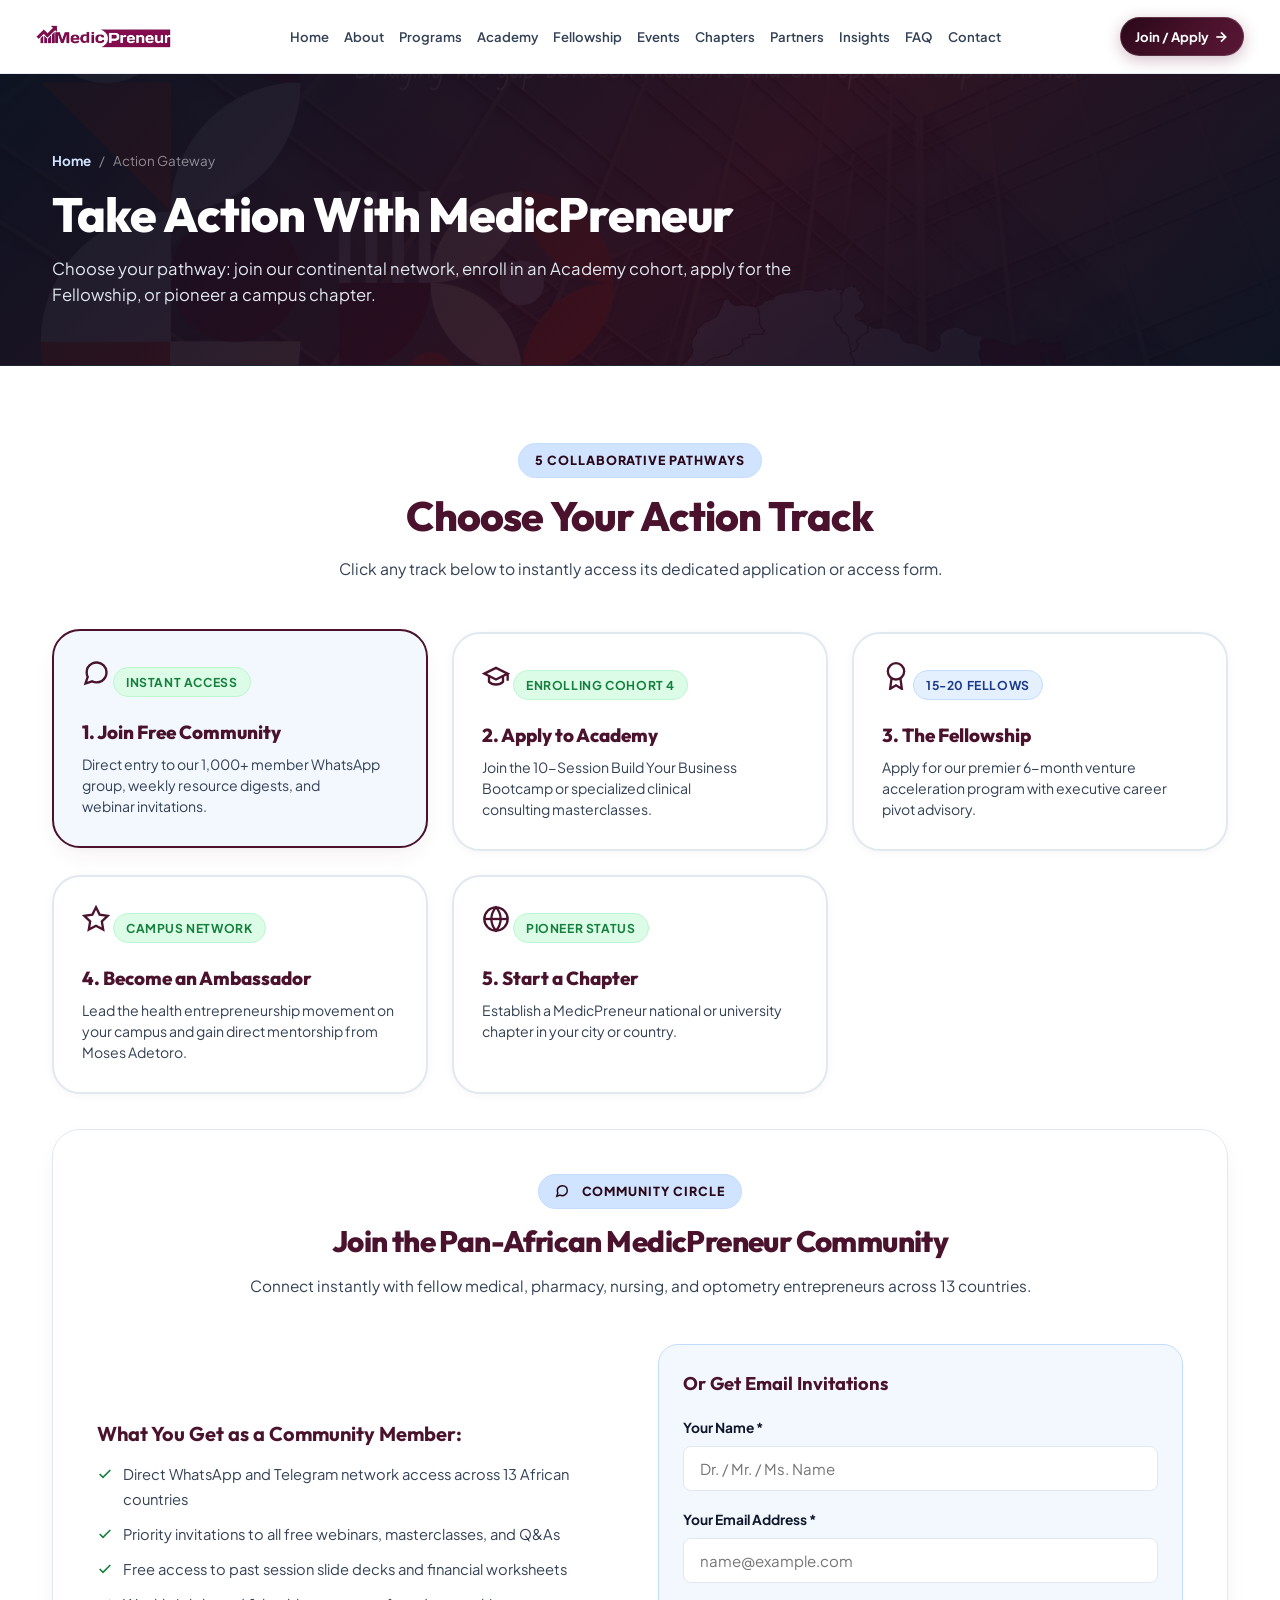
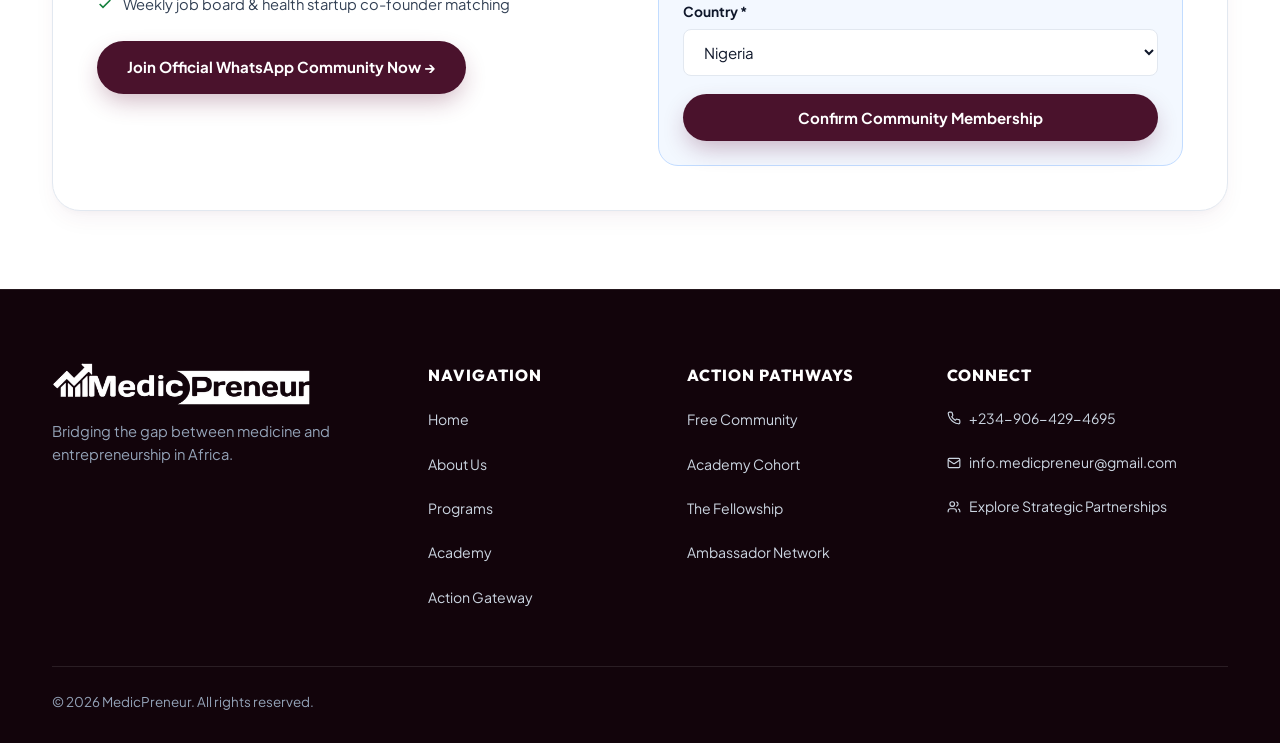
<file: apply.html>
<!DOCTYPE html>
<html lang="en">
<head>
  <meta charset="UTF-8">
  <meta name="viewport" content="width=device-width, initial-scale=1.0">
  <title>Join the Community &amp; Apply | MedicPreneur Action Gateway</title>
  <meta name="description" content="Take action with MedicPreneur. Join the continental WhatsApp community, apply to Academy cohorts, join the Fellowship, become a Campus Ambassador, or launch a chapter.">

  <!-- Google Fonts -->
  <link rel="preconnect" href="https://fonts.googleapis.com">
  <link rel="preconnect" href="https://fonts.gstatic.com" crossorigin>
  <link href="https://fonts.googleapis.com/css2?family=Outfit:wght@500;600;700;800&family=Plus+Jakarta+Sans:wght@400;500;600;700;800&display=swap" rel="stylesheet">

  <link rel="stylesheet" href="styles.css">
</head>
<body>
  <div id="scroll-progress" class="scroll-progress-bar" aria-hidden="true"></div>

  <!-- Header -->
  <header class="navbar-wrapper" id="site-header">
    <div class="navbar-container">
      <a href="index.html" class="navbar-brand" aria-label="MedicPreneur Home">
        <img src="assets/images/medicpreneur_logo_clean.png" alt="MedicPreneur Logo" class="brand-logo-img">
      </a>

      <nav class="navbar-links" aria-label="Main Navigation">
        <ul class="nav-menu">
          <li><a href="index.html" class="nav-item">Home</a></li>
          <li><a href="about.html" class="nav-item">About</a></li>
          <li><a href="programs.html" class="nav-item">Programs</a></li>
          <li><a href="academy.html" class="nav-item">Academy</a></li>
          <li><a href="fellowship.html" class="nav-item">Fellowship</a></li>
          <li><a href="events.html" class="nav-item">Events</a></li>
          <li><a href="chapters.html" class="nav-item">Chapters</a></li>
          <li><a href="partners.html" class="nav-item">Partners</a></li>
          <li><a href="blog.html" class="nav-item">Insights</a></li>
          <li><a href="faq.html" class="nav-item">FAQ</a></li>
          <li><a href="contact.html" class="nav-item">Contact</a></li>
        </ul>
      </nav>

      <div class="navbar-controls">
        <a href="apply.html" class="global-cta-btn active">
          <span>Join / Apply</span>
          <svg viewBox="0 0 24 24" width="16" height="16" stroke="currentColor" stroke-width="2.5" fill="none"><path d="M5 12h14"></path><path d="m12 5 7 7-7 7"></path></svg>
        </a>

        <button id="mobile-toggle-btn" class="mobile-toggle-btn" aria-label="Open Navigation Menu">
          <span class="nav-icon-bar"></span>
          <span class="nav-icon-bar"></span>
          <span class="nav-icon-bar"></span>
        </button>
      </div>
    </div>
  </header>

    <!-- Mobile Drawer -->
    <div id="mobile-nav-drawer" class="mobile-nav-drawer" aria-hidden="true">
      <div class="drawer-header-row">
        <img src="assets/images/medicpreneur_logo_clean.png" alt="MedicPreneur" class="drawer-brand-img">
        <button id="close-drawer-btn" class="drawer-close-btn">&times;</button>
      </div>

      <nav class="drawer-links-nav">
        <ul class="drawer-menu-list">
          <li><a href="index.html" class="drawer-link">Home</a></li>
          <li><a href="about.html" class="drawer-link">About Us &amp; Founder's Vision</a></li>
          <li><a href="programs.html" class="drawer-link">Programs &amp; Bootcamp</a></li>
          <li><a href="academy.html" class="drawer-link">MedicPreneur Academy</a></li>
          <li><a href="fellowship.html" class="drawer-link">Fellowship Program</a></li>
          <li><a href="ambassadors.html" class="drawer-link">Ambassador Network</a></li>
          <li><a href="events.html" class="drawer-link">Events &amp; Webinars</a></li>
          <li><a href="chapters.html" class="drawer-link">African Country Chapters</a></li>
          <li><a href="partners.html" class="drawer-link">Partners &amp; Deck</a></li>
          <li><a href="blog.html" class="drawer-link">Insights &amp; Stories</a></li>
          <li><a href="faq.html" class="drawer-link">Frequently Asked Questions</a></li>
          <li><a href="contact.html" class="drawer-link">Contact &amp; Regional Hubs</a></li>
        </ul>
      </nav>

      <div class="drawer-footer-row">
        <a href="apply.html" class="btn btn-burgundy btn-full">Join the Community / Apply</a>
      </div>
      </div>
    </div>
    <div id="drawer-backdrop" class="drawer-backdrop"></div>

  <main>
    <!-- Page Hero Header -->
    <section class="page-hero-header">
      <div class="container">
        <ul class="breadcrumbs-list">
          <li><a href="index.html">Home</a></li>
          <li><span>/</span></li>
          <li><span>Action Gateway</span></li>
        </ul>
        <h1 class="page-title">Take Action With MedicPreneur</h1>
        <p class="page-subtitle">
          Choose your pathway: join our continental network, enroll in an Academy cohort, apply for the Fellowship, or pioneer a campus chapter.
        </p>
      </div>
    </section>

    <!-- ==============================================
         1. INTERACTIVE TRACK SELECTOR (PRD 6.13)
         ============================================== -->
    <section class="section-spacing" style="background-color: #FFFFFF;">
      <div class="container">
        <div class="section-title-wrap text-center reveal-on-scroll">
          <span class="eyebrow-pill">5 COLLABORATIVE PATHWAYS</span>
          <h2 class="section-heading">Choose Your Action Track</h2>
          <p class="section-desc">Click any track below to instantly access its dedicated application or access form.</p>
        </div>

        <div class="application-tracks-grid">
          <!-- Track 1: Free Community -->
          <div class="track-select-card active reveal-on-scroll" data-track="community-track">
            <span class="track-icon">
              <svg viewBox="0 0 24 24" width="28" height="28" stroke="var(--burgundy-primary)" stroke-width="2" fill="none"><path d="M21 11.5a8.38 8.38 0 0 1-.9 3.8 8.5 8.5 0 0 1-7.6 4.7 8.38 8.38 0 0 1-3.8-.9L3 21l1.9-5.7a8.38 8.38 0 0 1-.9-3.8 8.5 8.5 0 0 1 4.7-7.6 8.38 8.38 0 0 1 3.8-.9h.5a8.48 8.48 0 0 1 8 8v.5z"></path></svg>
            </span>
            <span class="status-badge open" style="margin-bottom: 8px;">Instant Access</span>
            <h3>1. Join Free Community</h3>
            <p>Direct entry to our 1,000+ member WhatsApp group, weekly resource digests, and webinar invitations.</p>
          </div>

          <!-- Track 2: Academy Cohort -->
          <div class="track-select-card reveal-on-scroll" data-track="academy-track">
            <span class="track-icon">
              <svg viewBox="0 0 24 24" width="28" height="28" stroke="var(--burgundy-primary)" stroke-width="2" fill="none"><path d="M22 10v6M2 10l10-5 10 5-10 5z"></path><path d="M6 12v5c3 3 9 3 12 0v-5"></path></svg>
            </span>
            <span class="status-badge open" style="margin-bottom: 8px;">Enrolling Cohort 4</span>
            <h3>2. Apply to Academy</h3>
            <p>Join the 10-Session Build Your Business Bootcamp or specialized clinical consulting masterclasses.</p>
          </div>

          <!-- Track 3: Fellowship -->
          <div class="track-select-card reveal-on-scroll" data-track="fellowship-track">
            <span class="track-icon">
              <svg viewBox="0 0 24 24" width="28" height="28" stroke="var(--burgundy-primary)" stroke-width="2" fill="none"><circle cx="12" cy="8" r="7"></circle><polyline points="8.21 13.89 7 23 12 20 17 23 15.79 13.88"></polyline></svg>
            </span>
            <span class="status-badge upcoming" style="margin-bottom: 8px;">15-20 Fellows</span>
            <h3>3. The Fellowship</h3>
            <p>Apply for our premier 6-month venture acceleration program with executive career pivot advisory.</p>
          </div>

          <!-- Track 4: Ambassador -->
          <div class="track-select-card reveal-on-scroll" data-track="ambassador-track">
            <span class="track-icon">
              <svg viewBox="0 0 24 24" width="28" height="28" stroke="var(--burgundy-primary)" stroke-width="2" fill="none"><polygon points="12 2 15.09 8.26 22 9.27 17 14.14 18.18 21.02 12 17.77 5.82 21.02 7 14.14 2 9.27 8.91 8.26 12 2"></polygon></svg>
            </span>
            <span class="status-badge open" style="margin-bottom: 8px;">Campus Network</span>
            <h3>4. Become an Ambassador</h3>
            <p>Lead the health entrepreneurship movement on your campus and gain direct mentorship from Moses Adetoro.</p>
          </div>

          <!-- Track 5: Start a Chapter -->
          <div class="track-select-card reveal-on-scroll" data-track="chapter-track">
            <span class="track-icon">
              <svg viewBox="0 0 24 24" width="28" height="28" stroke="var(--burgundy-primary)" stroke-width="2" fill="none"><circle cx="12" cy="12" r="10"></circle><line x1="2" y1="12" x2="22" y2="12"></line><path d="M12 2a15.3 15.3 0 0 1 4 10 15.3 15.3 0 0 1-4 10 15.3 15.3 0 0 1-4-10 15.3 15.3 0 0 1 4-10z"></path></svg>
            </span>
            <span class="status-badge open" style="margin-bottom: 8px;">Pioneer Status</span>
            <h3>5. Start a Chapter</h3>
            <p>Establish a MedicPreneur national or university chapter in your city or country.</p>
          </div>
        </div>

        <!-- ==============================================
             2. DYNAMIC TRACK FORMS & WORKFLOWS
             ============================================== -->
        
        <!-- Track 1: Free Community Access Form -->
        <div id="community-track" class="track-form-section form-card-wrapper reveal-on-scroll">
          <div style="text-align: center; margin-bottom: 26px;">
            <span class="eyebrow-pill">
              <svg viewBox="0 0 24 24" width="14" height="14" stroke="currentColor" stroke-width="2.5" fill="none" style="vertical-align: middle; margin-right: 5px;"><path d="M21 11.5a8.38 8.38 0 0 1-.9 3.8 8.5 8.5 0 0 1-7.6 4.7 8.38 8.38 0 0 1-3.8-.9L3 21l1.9-5.7a8.38 8.38 0 0 1-.9-3.8 8.5 8.5 0 0 1 4.7-7.6 8.38 8.38 0 0 1 3.8-.9h.5a8.48 8.48 0 0 1 8 8v.5z"></path></svg>
              COMMUNITY CIRCLE
            </span>
            <h2 class="section-heading" style="font-size: 1.85rem;">Join the Pan-African MedicPreneur Community</h2>
            <p style="font-size: 0.96rem; color: var(--text-secondary);">
              Connect instantly with fellow medical, pharmacy, nursing, and optometry entrepreneurs across 13 countries.
            </p>
          </div>

          <div class="responsive-grid-2" style="align-items: center; gap: 36px;">
            <div>
              <h4 style="font-family: var(--font-display); font-size: 1.25rem; color: var(--burgundy-primary); margin-bottom: 12px;">
                What You Get as a Community Member:
              </h4>
              <ul style="font-size: 0.92rem; color: var(--text-secondary); line-height: 1.7; display: flex; flex-direction: column; gap: 10px; margin-bottom: 24px; list-style: none; padding: 0;">
                <li style="display: flex; align-items: flex-start; gap: 10px;"><svg viewBox="0 0 24 24" width="16" height="16" stroke="var(--green-success)" stroke-width="2.5" fill="none" style="flex-shrink: 0; margin-top: 4px;"><polyline points="20 6 9 17 4 12"></polyline></svg><span>Direct WhatsApp and Telegram network access across 13 African countries</span></li>
                <li style="display: flex; align-items: flex-start; gap: 10px;"><svg viewBox="0 0 24 24" width="16" height="16" stroke="var(--green-success)" stroke-width="2.5" fill="none" style="flex-shrink: 0; margin-top: 4px;"><polyline points="20 6 9 17 4 12"></polyline></svg><span>Priority invitations to all free webinars, masterclasses, and Q&amp;As</span></li>
                <li style="display: flex; align-items: flex-start; gap: 10px;"><svg viewBox="0 0 24 24" width="16" height="16" stroke="var(--green-success)" stroke-width="2.5" fill="none" style="flex-shrink: 0; margin-top: 4px;"><polyline points="20 6 9 17 4 12"></polyline></svg><span>Free access to past session slide decks and financial worksheets</span></li>
                <li style="display: flex; align-items: flex-start; gap: 10px;"><svg viewBox="0 0 24 24" width="16" height="16" stroke="var(--green-success)" stroke-width="2.5" fill="none" style="flex-shrink: 0; margin-top: 4px;"><polyline points="20 6 9 17 4 12"></polyline></svg><span>Weekly job board &amp; health startup co-founder matching</span></li>
              </ul>
              <a href="https://wa.me/2349064294695?text=Hello%20MedicPreneur%2C%20I%20want%20to%20join%20the%20community" target="_blank" class="btn btn-burgundy">
                <span>Join Official WhatsApp Community Now &rarr;</span>
              </a>
            </div>

            <!-- Fast-track registration -->
            <form data-medic-form="newsletter" class="modern-form" style="background: var(--blue-tint); padding: 24px; border-radius: var(--radius-lg); border: 1.5px solid var(--border-blue);">
              <div class="honeypot-field" aria-hidden="true">
                <input type="text" name="comm_trap" tabindex="-1">
              </div>
              <h4 style="font-family: var(--font-display); font-size: 1.15rem; color: var(--burgundy-primary);">Or Get Email Invitations</h4>
              <div class="input-wrap">
                <label>Your Name *</label>
                <input type="text" name="name" required placeholder="Dr. / Mr. / Ms. Name">
              </div>
              <div class="input-wrap">
                <label>Your Email Address *</label>
                <input type="email" name="email" required placeholder="name@example.com">
              </div>
              <div class="input-wrap">
                <label>Country *</label>
                <select name="country" required>
                  <option value="Nigeria">Nigeria</option>
                  <option value="Ghana">Ghana</option>
                  <option value="Kenya">Kenya</option>
                  <option value="Zambia">Zambia</option>
                  <option value="South Africa">South Africa</option>
                  <option value="Ethiopia">Ethiopia</option>
                  <option value="Other">Other African Country</option>
                </select>
              </div>
              <button type="submit" class="btn btn-burgundy btn-full">
                <span>Confirm Community Membership</span>
              </button>
            </form>
          </div>
        </div>

        <!-- Track 2: Academy Application Form -->
        <div id="academy-track" class="track-form-section form-card-wrapper" style="display: none;">
          <div style="text-align: center; margin-bottom: 26px;">
            <span class="eyebrow-pill">
              <svg viewBox="0 0 24 24" width="14" height="14" stroke="currentColor" stroke-width="2.5" fill="none" style="vertical-align: middle; margin-right: 5px;"><path d="M22 10v6M2 10l10-5 10 5-10 5z"></path><path d="M6 12v5c3 3 9 3 12 0v-5"></path></svg>
              ACADEMY ADMISSIONS
            </span>
            <h2 class="section-heading" style="font-size: 1.85rem;">Apply for Academy Cohort 4</h2>
            <p style="font-size: 0.96rem; color: var(--text-secondary);">
              Enrolling for the 10-Session Build Your Business Bootcamp and High-Income Skills Accelerator.
            </p>
          </div>

          <form data-medic-form="application" class="modern-form">
            <div class="honeypot-field" aria-hidden="true">
              <input type="text" name="acad_trap" tabindex="-1">
            </div>
            <input type="hidden" name="program_target" value="MedicPreneur Academy Cohort 4">

            <div class="form-row-2">
              <div class="input-wrap">
                <label for="ap-name">Full Name *</label>
                <input type="text" id="ap-name" name="name" required placeholder="Dr. / Mr. / Ms. Full Name">
              </div>
              <div class="input-wrap">
                <label for="ap-email">Email Address *</label>
                <input type="email" id="ap-email" name="email" required placeholder="jane@example.com">
              </div>
            </div>

            <div class="form-row-2">
              <div class="input-wrap">
                <label for="ap-phone">WhatsApp Phone Number *</label>
                <input type="tel" id="ap-phone" name="phone" required placeholder="+234 ...">
              </div>
              <div class="input-wrap">
                <label for="ap-country">Country *</label>
                <select id="ap-country" name="country" required>
                  <option value="Nigeria">Nigeria</option>
                  <option value="Ghana">Ghana</option>
                  <option value="Zambia">Zambia</option>
                  <option value="Kenya">Kenya</option>
                  <option value="South Africa">South Africa</option>
                  <option value="Ethiopia">Ethiopia</option>
                  <option value="Zimbabwe">Zimbabwe</option>
                  <option value="Other">Other African Country</option>
                </select>
              </div>
            </div>

            <div class="form-row-2">
              <div class="input-wrap">
                <label for="ap-course">Select Course / Program *</label>
                <select id="ap-course" name="course_choice" required>
                  <option value="Build Your Business Bootcamp (10 Sessions)">Build Your Business Bootcamp (10 Sessions)</option>
                  <option value="Healthcare Financial Literacy &amp; Wealth">Healthcare Financial Literacy &amp; Wealth</option>
                  <option value="Clinical Content &amp; Consulting Retainers">Clinical Content &amp; Consulting Retainers</option>
                  <option value="Starting a Private Clinic / Lab">Starting a Private Clinic / Lab</option>
                  <option value="Health-Tech Product Strategy">Health-Tech Product Strategy</option>
                </select>
              </div>
              <div class="input-wrap">
                <label for="ap-institution">Institution / University *</label>
                <input type="text" id="ap-institution" name="institution" required placeholder="e.g. UNIBEN, UNZA, KNUST">
              </div>
            </div>

            <div class="input-wrap">
              <label for="ap-motivation">Why are you applying and what healthcare problem do you want to solve? *</label>
              <textarea id="ap-motivation" name="motivation" rows="3" required placeholder="Share your motivation and venture goals..."></textarea>
            </div>

            <div class="consent-check-row">
              <input type="checkbox" id="ap-consent" name="consent" required checked>
              <label for="ap-consent">I agree to receive admission notifications and schedule interviews.</label>
            </div>

            <button type="submit" class="btn btn-burgundy btn-full">
              <span>Submit Academy Application</span>
            </button>
          </form>
        </div>

        <!-- Track 3: Fellowship Application Form -->
        <div id="fellowship-track" class="track-form-section form-card-wrapper" style="display: none;">
          <div style="text-align: center; margin-bottom: 26px;">
            <span class="eyebrow-pill">
              <svg viewBox="0 0 24 24" width="14" height="14" stroke="currentColor" stroke-width="2.5" fill="none" style="vertical-align: middle; margin-right: 5px;"><circle cx="12" cy="8" r="7"></circle><polyline points="8.21 13.89 7 23 12 20 17 23 15.79 13.88"></polyline></svg>
              FELLOWSHIP COHORT
            </span>
            <h2 class="section-heading" style="font-size: 1.85rem;">Apply for the MedicPreneur Fellowship</h2>
            <p style="font-size: 0.96rem; color: var(--text-secondary);">
              Prestigious 6-month venture acceleration for 15&ndash;20 African healthcare innovators.
            </p>
          </div>

          <form data-medic-form="application" class="modern-form">
            <div class="honeypot-field" aria-hidden="true">
              <input type="text" name="fel_trap2" tabindex="-1">
            </div>
            <input type="hidden" name="program_target" value="MedicPreneur Fellowship">

            <div class="form-row-2">
              <div class="input-wrap">
                <label>Full Name *</label>
                <input type="text" name="name" required placeholder="Dr. / Mr. / Ms. Full Name">
              </div>
              <div class="input-wrap">
                <label>Email Address *</label>
                <input type="email" name="email" required placeholder="jane@example.com">
              </div>
            </div>

            <div class="form-row-2">
              <div class="input-wrap">
                <label>WhatsApp / Phone *</label>
                <input type="tel" name="phone" required placeholder="+234 ...">
              </div>
              <div class="input-wrap">
                <label>Country *</label>
                <select name="country" required>
                  <option value="Nigeria">Nigeria</option>
                  <option value="Ghana">Ghana</option>
                  <option value="Zambia">Zambia</option>
                  <option value="Kenya">Kenya</option>
                  <option value="South Africa">South Africa</option>
                  <option value="Ethiopia">Ethiopia</option>
                  <option value="Other">Other African Country</option>
                </select>
              </div>
            </div>

            <div class="input-wrap">
              <label>Current Profession / Academic Level *</label>
              <input type="text" name="profession_level" required placeholder="e.g. Registered Pharmacist, Final Year Medical Student">
            </div>

            <div class="input-wrap">
              <label>Detailed Venture Summary &amp; Traction (PRD 7.2) *</label>
              <textarea name="motivation" rows="4" required placeholder="Describe your health venture idea, current stage (ideation, MVP, revenue), and how the Fellowship will scale your impact..."></textarea>
            </div>

            <div class="input-wrap">
              <label>Pitch Deck / LinkedIn Link (Optional)</label>
              <input type="text" name="portfolio_url" placeholder="Google Drive, Canva, or LinkedIn profile URL">
            </div>

            <div class="consent-check-row">
              <input type="checkbox" name="consent" required checked>
              <label>I certify that all details submitted are accurate and consent to MedicPreneur reviewing my application.</label>
            </div>

            <button type="submit" class="btn btn-burgundy btn-full">
              <span>Submit Fellowship Application</span>
            </button>
          </form>
        </div>

        <!-- Track 4: Ambassador Application Form -->
        <div id="ambassador-track" class="track-form-section form-card-wrapper" style="display: none;">
          <div style="text-align: center; margin-bottom: 26px;">
            <span class="eyebrow-pill">
              <svg viewBox="0 0 24 24" width="14" height="14" stroke="currentColor" stroke-width="2.5" fill="none" style="vertical-align: middle; margin-right: 5px;"><polygon points="12 2 15.09 8.26 22 9.27 17 14.14 18.18 21.02 12 17.77 5.82 21.02 7 14.14 2 9.27 8.91 8.26 12 2"></polygon></svg>
              CAMPUS LEADERSHIP
            </span>
            <h2 class="section-heading" style="font-size: 1.85rem;">Apply to Become an Ambassador</h2>
            <p style="font-size: 0.96rem; color: var(--text-secondary);">
              Represent MedicPreneur at your college of medicine or healthcare institution.
            </p>
          </div>

          <form data-medic-form="application" class="modern-form">
            <div class="honeypot-field" aria-hidden="true">
              <input type="text" name="amb_trap2" tabindex="-1">
            </div>
            <input type="hidden" name="program_target" value="Campus Ambassador">

            <div class="form-row-2">
              <div class="input-wrap">
                <label>Full Name *</label>
                <input type="text" name="name" required placeholder="Full Name">
              </div>
              <div class="input-wrap">
                <label>Email Address *</label>
                <input type="email" name="email" required placeholder="jane@example.com">
              </div>
            </div>

            <div class="form-row-2">
              <div class="input-wrap">
                <label>WhatsApp / Phone *</label>
                <input type="tel" name="phone" required placeholder="+234 ...">
              </div>
              <div class="input-wrap">
                <label>University / Medical College *</label>
                <input type="text" name="institution" required placeholder="e.g. Makerere, UNILAG, KNUST">
              </div>
            </div>

            <div class="input-wrap">
              <label>Why would you make an exceptional MedicPreneur Ambassador? *</label>
              <textarea name="motivation" rows="3" required placeholder="Share your campus leadership experience and ideas to organize local masterclasses..."></textarea>
            </div>

            <button type="submit" class="btn btn-burgundy btn-full">
              <span>Submit Ambassador Application</span>
            </button>
          </form>
        </div>

        <!-- Track 5: Start a Chapter Form -->
        <div id="chapter-track" class="track-form-section form-card-wrapper" style="display: none;">
          <div style="text-align: center; margin-bottom: 26px;">
            <span class="eyebrow-pill">
              <svg viewBox="0 0 24 24" width="14" height="14" stroke="currentColor" stroke-width="2.5" fill="none" style="vertical-align: middle; margin-right: 5px;"><circle cx="12" cy="12" r="10"></circle><line x1="2" y1="12" x2="22" y2="12"></line><path d="M12 2a15.3 15.3 0 0 1 4 10 15.3 15.3 0 0 1-4 10 15.3 15.3 0 0 1-4-10 15.3 15.3 0 0 1 4-10z"></path></svg>
              PIONEER A CHAPTER
            </span>
            <h2 class="section-heading" style="font-size: 1.85rem;">Propose a New Country or Campus Chapter</h2>
            <p style="font-size: 0.96rem; color: var(--text-secondary);">
              Bring MedicPreneur to your institution and lead a national health entrepreneurship chapter.
            </p>
          </div>

          <form data-medic-form="chapter" class="modern-form">
            <div class="honeypot-field" aria-hidden="true">
              <input type="text" name="chap_trap2" tabindex="-1">
            </div>

            <div class="form-row-2">
              <div class="input-wrap">
                <label>Your Name *</label>
                <input type="text" name="name" required placeholder="Dr. / Mr. / Ms. Name">
              </div>
              <div class="input-wrap">
                <label>Email Address *</label>
                <input type="email" name="email" required placeholder="jane@example.com">
              </div>
            </div>

            <div class="form-row-2">
              <div class="input-wrap">
                <label>Proposed Country *</label>
                <input type="text" name="country" required placeholder="e.g. Rwanda, Senegal, Botswana">
              </div>
              <div class="input-wrap">
                <label>Institution / City *</label>
                <input type="text" name="institution" required placeholder="e.g. University of Kigali">
              </div>
            </div>

            <div class="input-wrap">
              <label>Why and How do you plan to pioneer this chapter? (PRD 7.6) *</label>
              <textarea name="why" rows="4" required placeholder="Share your vision, student associations you work with, and expected launch timeline..."></textarea>
            </div>

            <button type="submit" class="btn btn-burgundy btn-full">
              <span>Submit Chapter Pioneer Proposal</span>
            </button>
          </form>
        </div>
      </div>
    </section>
  </main>

  <!-- Modern Footer -->
  <footer class="modern-site-footer">
    <div class="container">
      <div class="footer-top-grid">
        <div class="footer-brand-col">
          <img src="assets/images/medicpreneur_logo_clean.png" alt="MedicPreneur" style="height: 44px; filter: brightness(0) invert(1);">
          <p>Bridging the gap between medicine and entrepreneurship in Africa.</p>
        </div>
        <div>
          <h4 class="footer-col-title">Navigation</h4>
          <ul class="footer-links-list">
            <li><a href="index.html">Home</a></li>
            <li><a href="about.html">About Us</a></li>
            <li><a href="programs.html">Programs</a></li>
            <li><a href="academy.html">Academy</a></li>
            <li><a href="apply.html">Action Gateway</a></li>
          </ul>
        </div>
        <div>
          <h4 class="footer-col-title">Action Pathways</h4>
          <ul class="footer-links-list">
            <li><a href="apply.html#community">Free Community</a></li>
            <li><a href="apply.html#academy">Academy Cohort</a></li>
            <li><a href="fellowship.html">The Fellowship</a></li>
            <li><a href="ambassadors.html">Ambassador Network</a></li>
          </ul>
        </div>
        <div>
          <h4 class="footer-col-title">Connect</h4>
          <ul class="footer-links-list">
            <li>
              <a href="tel:+2349064294695" style="display: inline-flex; align-items: center; gap: 8px;">
                <svg viewBox="0 0 24 24" width="16" height="16" stroke="currentColor" stroke-width="2" fill="none"><path d="M22 16.92v3a2 2 0 0 1-2.18 2 19.79 19.79 0 0 1-8.63-3.07 19.5 19.5 0 0 1-6-6 19.79 19.79 0 0 1-3.07-8.67A2 2 0 0 1 4.11 2h3a2 2 0 0 1 2 1.72 12.84 12.84 0 0 0 .7 2.81 2 2 0 0 1-.45 2.11L8.09 9.91a16 16 0 0 0 6 6l1.27-1.27a2 2 0 0 1 2.11-.45 12.84 12.84 0 0 0 2.81.7A2 2 0 0 1 22 16.92z"></path></svg>
                <span>+234-906-429-4695</span>
              </a>
            </li>
            <li>
              <a href="mailto:info.medicpreneur@gmail.com" style="display: inline-flex; align-items: center; gap: 8px;">
                <svg viewBox="0 0 24 24" width="16" height="16" stroke="currentColor" stroke-width="2" fill="none"><rect width="20" height="16" x="2" y="4" rx="2"></rect><path d="m22 7-8.97 5.7a1.94 1.94 0 0 1-2.06 0L2 7"></path></svg>
                <span>info.medicpreneur@gmail.com</span>
              </a>
            </li>
            <li>
              <a href="partners.html" style="display: inline-flex; align-items: center; gap: 8px;">
                <svg viewBox="0 0 24 24" width="16" height="16" stroke="currentColor" stroke-width="2" fill="none"><path d="M16 21v-2a4 4 0 0 0-4-4H6a4 4 0 0 0-4 4v2"></path><circle cx="9" cy="7" r="4"></circle><path d="M22 21v-2a4 4 0 0 0-3-3.87"></path><path d="M16 3.13a4 4 0 0 1 0 7.75"></path></svg>
                <span>Explore Strategic Partnerships</span>
              </a>
            </li>
          </ul>
        </div>
      </div>
      <div class="footer-bottom-row">
        <p>&copy; 2026 MedicPreneur. All rights reserved.</p>
      </div>
    </div>
  </footer>

  <script src="script.js"></script>
</body>
</html>
</file>
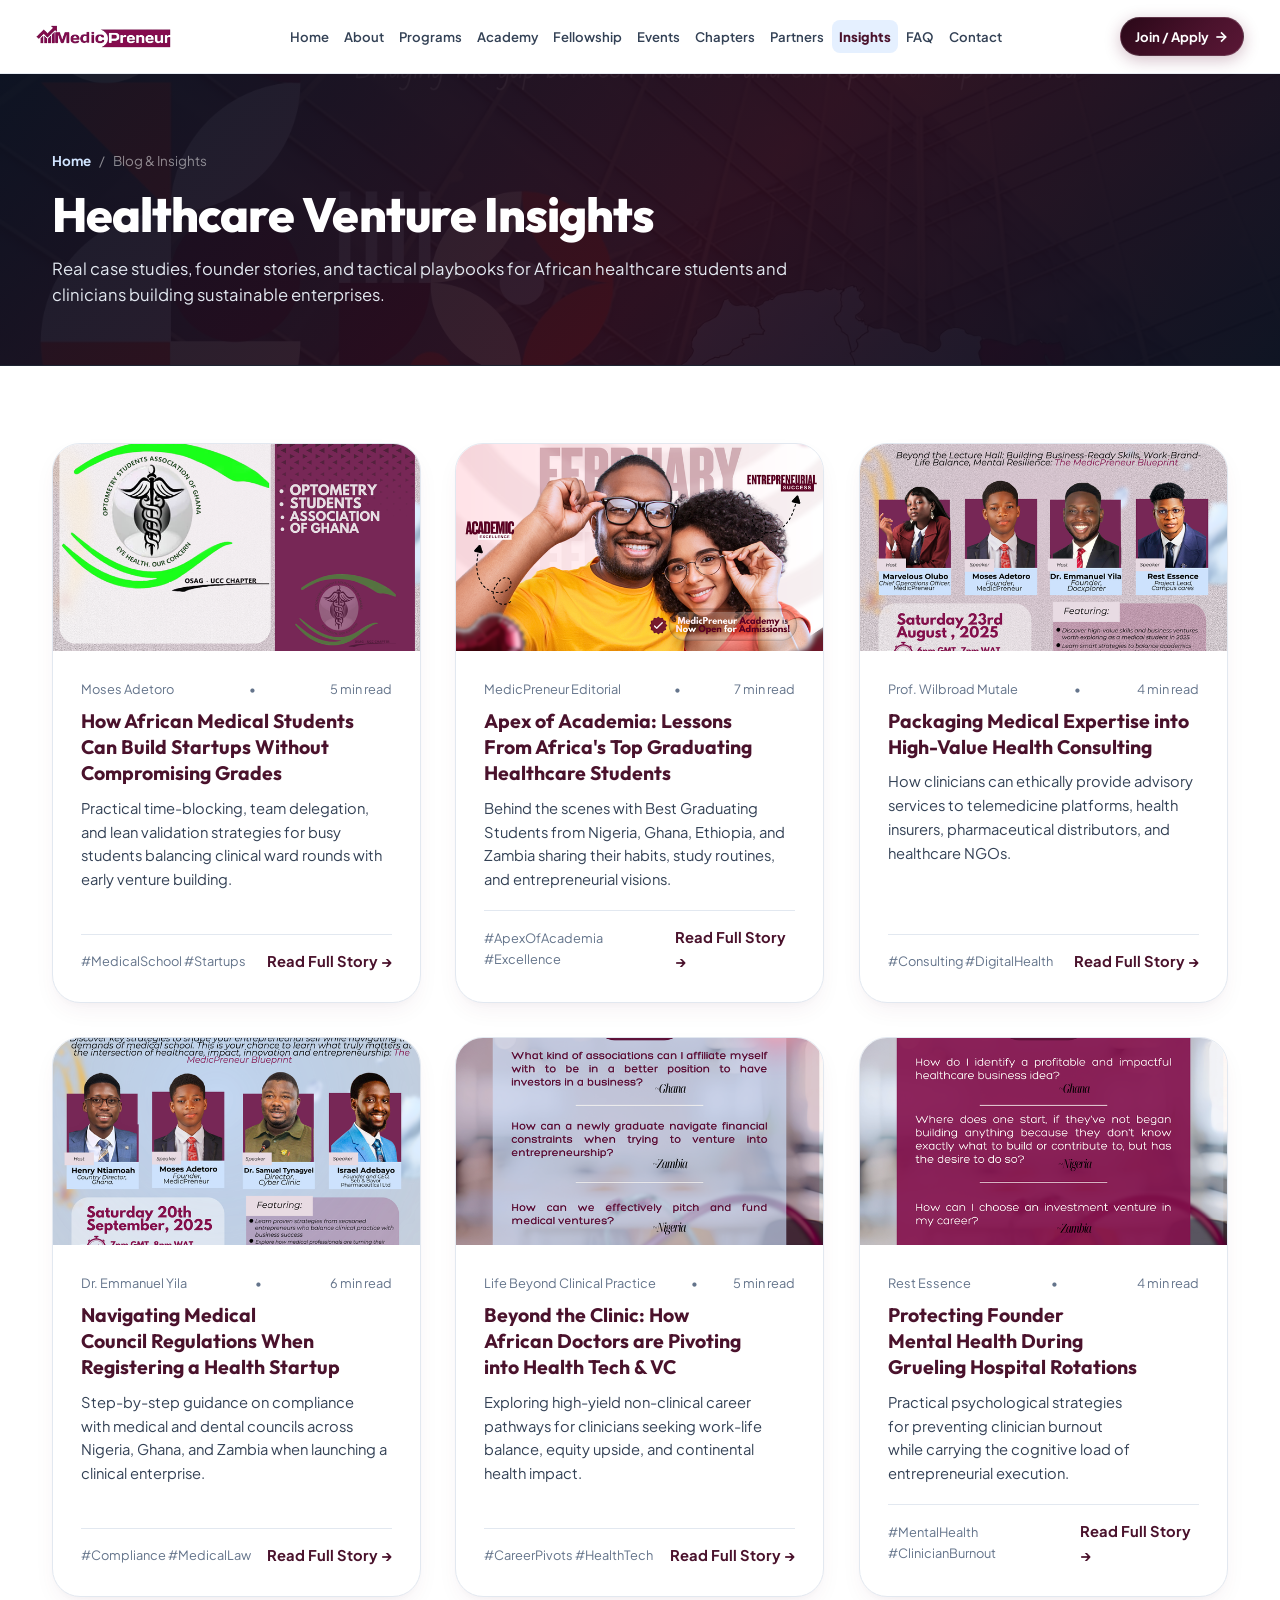
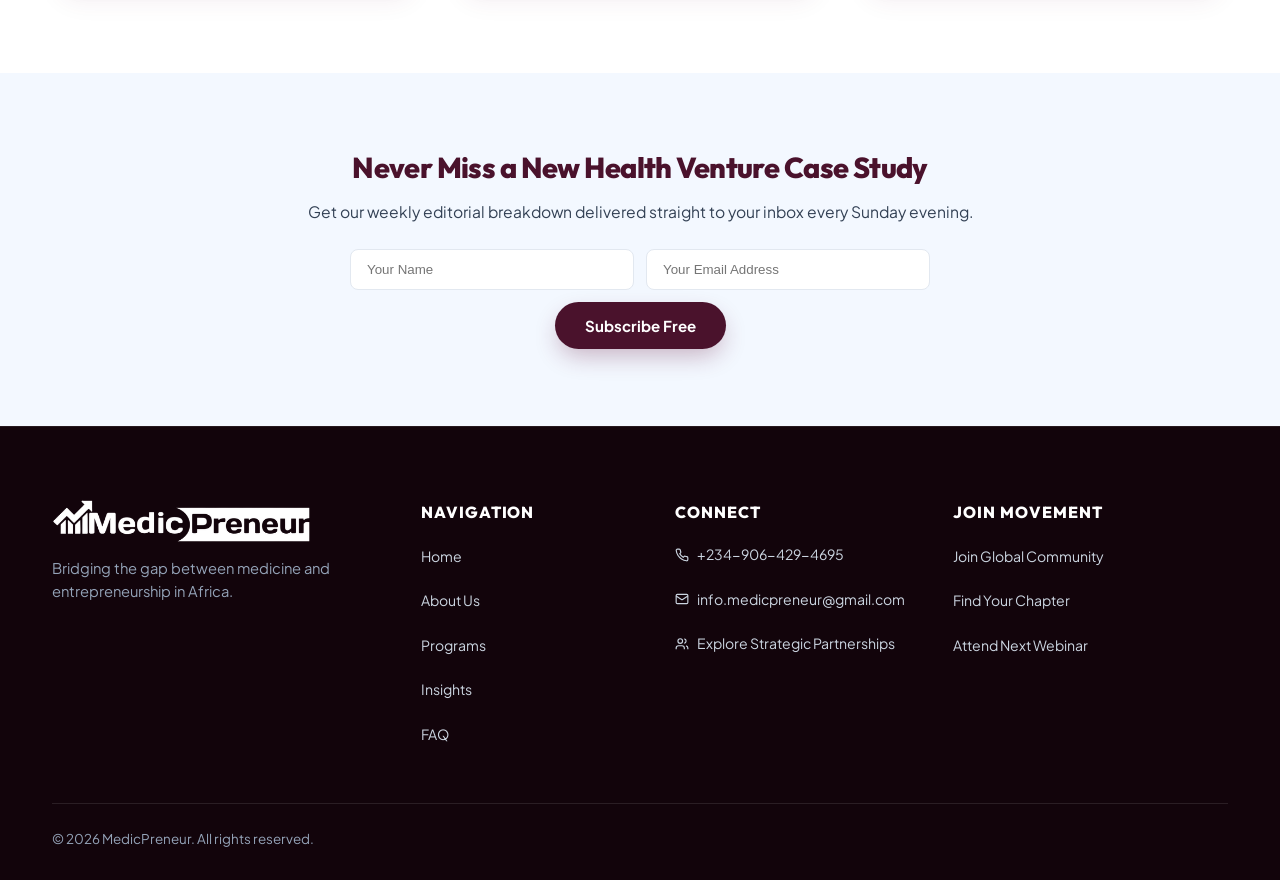
<file: blog.html>
<!DOCTYPE html>
<html lang="en">
<head>
  <meta charset="UTF-8">
  <meta name="viewport" content="width=device-width, initial-scale=1.0">
  <title>Blog &amp; Insights | MedicPreneur - African Healthcare Business Stories</title>
  <meta name="description" content="Read thought leadership, founder spotlights, and practical venture building guides written by African healthcare professionals, clinicians, and startup operators.">

  <!-- Google Fonts -->
  <link rel="preconnect" href="https://fonts.googleapis.com">
  <link rel="preconnect" href="https://fonts.gstatic.com" crossorigin>
  <link href="https://fonts.googleapis.com/css2?family=Outfit:wght@500;600;700;800&family=Plus+Jakarta+Sans:wght@400;500;600;700;800&display=swap" rel="stylesheet">

  <link rel="stylesheet" href="styles.css">
</head>
<body>
  <div id="scroll-progress" class="scroll-progress-bar" aria-hidden="true"></div>

  <!-- Header -->
  <header class="navbar-wrapper" id="site-header">
    <div class="navbar-container">
      <a href="index.html" class="navbar-brand" aria-label="MedicPreneur Home">
        <img src="assets/images/medicpreneur_logo_clean.png" alt="MedicPreneur Logo" class="brand-logo-img">
      </a>

      <nav class="navbar-links" aria-label="Main Navigation">
        <ul class="nav-menu">
          <li><a href="index.html" class="nav-item">Home</a></li>
          <li><a href="about.html" class="nav-item">About</a></li>
          <li><a href="programs.html" class="nav-item">Programs</a></li>
          <li><a href="academy.html" class="nav-item">Academy</a></li>
          <li><a href="fellowship.html" class="nav-item">Fellowship</a></li>
          <li><a href="events.html" class="nav-item">Events</a></li>
          <li><a href="chapters.html" class="nav-item">Chapters</a></li>
          <li><a href="partners.html" class="nav-item">Partners</a></li>
          <li><a href="blog.html" class="nav-item active">Insights</a></li>
          <li><a href="faq.html" class="nav-item">FAQ</a></li>
          <li><a href="contact.html" class="nav-item">Contact</a></li>
        </ul>
      </nav>

      <div class="navbar-controls">
        <a href="apply.html" class="global-cta-btn">
          <span>Join / Apply</span>
          <svg viewBox="0 0 24 24" width="16" height="16" stroke="currentColor" stroke-width="2.5" fill="none"><path d="M5 12h14"></path><path d="m12 5 7 7-7 7"></path></svg>
        </a>

        <button id="mobile-toggle-btn" class="mobile-toggle-btn" aria-label="Open Navigation Menu">
          <span class="nav-icon-bar"></span>
          <span class="nav-icon-bar"></span>
          <span class="nav-icon-bar"></span>
        </button>
      </div>
    </div>
  </header>

    <!-- Mobile Drawer -->
    <div id="mobile-nav-drawer" class="mobile-nav-drawer" aria-hidden="true">
      <div class="drawer-header-row">
        <img src="assets/images/medicpreneur_logo_clean.png" alt="MedicPreneur" class="drawer-brand-img">
        <button id="close-drawer-btn" class="drawer-close-btn">&times;</button>
      </div>

      <nav class="drawer-links-nav">
        <ul class="drawer-menu-list">
          <li><a href="index.html" class="drawer-link">Home</a></li>
          <li><a href="about.html" class="drawer-link">About Us &amp; Founder's Vision</a></li>
          <li><a href="programs.html" class="drawer-link">Programs &amp; Bootcamp</a></li>
          <li><a href="academy.html" class="drawer-link">MedicPreneur Academy</a></li>
          <li><a href="fellowship.html" class="drawer-link">Fellowship Program</a></li>
          <li><a href="ambassadors.html" class="drawer-link">Ambassador Network</a></li>
          <li><a href="events.html" class="drawer-link">Events &amp; Webinars</a></li>
          <li><a href="chapters.html" class="drawer-link">African Country Chapters</a></li>
          <li><a href="partners.html" class="drawer-link">Partners &amp; Deck</a></li>
          <li><a href="blog.html" class="drawer-link active">Insights &amp; Stories</a></li>
          <li><a href="faq.html" class="drawer-link">Frequently Asked Questions</a></li>
          <li><a href="contact.html" class="drawer-link">Contact &amp; Regional Hubs</a></li>
        </ul>
      </nav>

      <div class="drawer-footer-row">
        <a href="apply.html" class="btn btn-burgundy btn-full">Join the Community / Apply</a>
      </div>
      </div>
    </div>
    <div id="drawer-backdrop" class="drawer-backdrop"></div>

  <main>
    <!-- Page Hero Header -->
    <section class="page-hero-header">
      <div class="container">
        <ul class="breadcrumbs-list">
          <li><a href="index.html">Home</a></li>
          <li><span>/</span></li>
          <li><span>Blog &amp; Insights</span></li>
        </ul>
        <h1 class="page-title">Healthcare Venture Insights</h1>
        <p class="page-subtitle">
          Real case studies, founder stories, and tactical playbooks for African healthcare students and clinicians building sustainable enterprises.
        </p>
      </div>
    </section>

    <!-- ==============================================
         1. ARTICLES DIRECTORY (PRD 6.10)
         ============================================== -->
    <section class="section-spacing" style="background-color: #FFFFFF;">
      <div class="container">
        <div class="blog-grid">
          <!-- Article 1: Medical Students Startups -->
          <article class="blog-card reveal-on-scroll">
            <div class="blog-card-media">
              <img src="assets/images/flyer_february_admission.png" alt="Medical student entrepreneurship roadmap" class="blog-card-img">
              <span class="blog-category-tag">Venture Strategy</span>
            </div>
            <div class="blog-card-content">
              <div>
                <div class="blog-meta-row" style="margin-bottom: 8px; padding-top: 0; border-top: none;">
                  <span>Moses Adetoro</span>
                  <span>&bull;</span>
                  <span>5 min read</span>
                </div>
                <h3 class="blog-card-title">How African Medical Students Can Build Startups Without Compromising Grades</h3>
                <p class="blog-card-excerpt">
                  Practical time-blocking, team delegation, and lean validation strategies for busy students balancing clinical ward rounds with early venture building.
                </p>
              </div>
              <div style="padding-top: 14px; border-top: 1px solid var(--border-light); display: flex; justify-content: space-between; align-items: center; margin-top: auto;">
                <span style="font-size: 0.8rem; color: var(--text-muted);">#MedicalSchool #Startups</span>
                <span class="what-card-link" style="cursor: pointer;">Read Full Story &rarr;</span>
              </div>
            </div>
          </article>

          <!-- Article 2: Apex of Academia -->
          <article class="blog-card reveal-on-scroll">
            <div class="blog-card-media">
              <img src="assets/images/flyer_apex_academia.png" alt="Apex of Academia recap" class="blog-card-img">
              <span class="blog-category-tag">Member Spotlight</span>
            </div>
            <div class="blog-card-content">
              <div>
                <div class="blog-meta-row" style="margin-bottom: 8px; padding-top: 0; border-top: none;">
                  <span>MedicPreneur Editorial</span>
                  <span>&bull;</span>
                  <span>7 min read</span>
                </div>
                <h3 class="blog-card-title">Apex of Academia: Lessons From Africa's Top Graduating Healthcare Students</h3>
                <p class="blog-card-excerpt">
                  Behind the scenes with Best Graduating Students from Nigeria, Ghana, Ethiopia, and Zambia sharing their habits, study routines, and entrepreneurial visions.
                </p>
              </div>
              <div style="padding-top: 14px; border-top: 1px solid var(--border-light); display: flex; justify-content: space-between; align-items: center; margin-top: auto;">
                <span style="font-size: 0.8rem; color: var(--text-muted);">#ApexOfAcademia #Excellence</span>
                <span class="what-card-link" style="cursor: pointer;">Read Full Story &rarr;</span>
              </div>
            </div>
          </article>

          <!-- Article 3: Health Consulting -->
          <article class="blog-card reveal-on-scroll">
            <div class="blog-card-media">
              <img src="assets/images/flyer_zambia_webinar.png" alt="Clinical consulting masterclass" class="blog-card-img">
              <span class="blog-category-tag">High-Income Skills</span>
            </div>
            <div class="blog-card-content">
              <div>
                <div class="blog-meta-row" style="margin-bottom: 8px; padding-top: 0; border-top: none;">
                  <span>Prof. Wilbroad Mutale</span>
                  <span>&bull;</span>
                  <span>4 min read</span>
                </div>
                <h3 class="blog-card-title">Packaging Medical Expertise into High-Value Health Consulting</h3>
                <p class="blog-card-excerpt">
                  How clinicians can ethically provide advisory services to telemedicine platforms, health insurers, pharmaceutical distributors, and healthcare NGOs.
                </p>
              </div>
              <div style="padding-top: 14px; border-top: 1px solid var(--border-light); display: flex; justify-content: space-between; align-items: center; margin-top: auto;">
                <span style="font-size: 0.8rem; color: var(--text-muted);">#Consulting #DigitalHealth</span>
                <span class="what-card-link" style="cursor: pointer;">Read Full Story &rarr;</span>
              </div>
            </div>
          </article>

          <!-- Article 4: Medical Regulations -->
          <article class="blog-card reveal-on-scroll">
            <div class="blog-card-media">
              <img src="assets/images/flyer_nigeria_webinar.png" alt="Four Pillars of MedicPreneurship webinar" class="blog-card-img">
              <span class="blog-category-tag">Regulatory &amp; Ethics</span>
            </div>
            <div class="blog-card-content">
              <div>
                <div class="blog-meta-row" style="margin-bottom: 8px; padding-top: 0; border-top: none;">
                  <span>Dr. Emmanuel Yila</span>
                  <span>&bull;</span>
                  <span>6 min read</span>
                </div>
                <h3 class="blog-card-title">Navigating Medical Council Regulations When Registering a Health Startup</h3>
                <p class="blog-card-excerpt">
                  Step-by-step guidance on compliance with medical and dental councils across Nigeria, Ghana, and Zambia when launching a clinical enterprise.
                </p>
              </div>
              <div style="padding-top: 14px; border-top: 1px solid var(--border-light); display: flex; justify-content: space-between; align-items: center; margin-top: auto;">
                <span style="font-size: 0.8rem; color: var(--text-muted);">#Compliance #MedicalLaw</span>
                <span class="what-card-link" style="cursor: pointer;">Read Full Story &rarr;</span>
              </div>
            </div>
          </article>

          <!-- Article 5: Beyond the Clinic -->
          <article class="blog-card reveal-on-scroll">
            <div class="blog-card-media">
              <img src="assets/images/flyer_faq_promo.png" alt="Career pivots podcast series" class="blog-card-img">
              <span class="blog-category-tag">Career Pivots</span>
            </div>
            <div class="blog-card-content">
              <div>
                <div class="blog-meta-row" style="margin-bottom: 8px; padding-top: 0; border-top: none;">
                  <span>Life Beyond Clinical Practice</span>
                  <span>&bull;</span>
                  <span>5 min read</span>
                </div>
                <h3 class="blog-card-title">Beyond the Clinic: How African Doctors are Pivoting into Health Tech &amp; VC</h3>
                <p class="blog-card-excerpt">
                  Exploring high-yield non-clinical career pathways for clinicians seeking work-life balance, equity upside, and continental health impact.
                </p>
              </div>
              <div style="padding-top: 14px; border-top: 1px solid var(--border-light); display: flex; justify-content: space-between; align-items: center; margin-top: auto;">
                <span style="font-size: 0.8rem; color: var(--text-muted);">#CareerPivots #HealthTech</span>
                <span class="what-card-link" style="cursor: pointer;">Read Full Story &rarr;</span>
              </div>
            </div>
          </article>

          <!-- Article 6: Founder Mental Health -->
          <article class="blog-card reveal-on-scroll">
            <div class="blog-card-media">
              <img src="assets/images/flyer_faq_episode2.png" alt="Founder mental wellness" class="blog-card-img">
              <span class="blog-category-tag">Mental Wellness</span>
            </div>
            <div class="blog-card-content">
              <div>
                <div class="blog-meta-row" style="margin-bottom: 8px; padding-top: 0; border-top: none;">
                  <span>Rest Essence</span>
                  <span>&bull;</span>
                  <span>4 min read</span>
                </div>
                <h3 class="blog-card-title">Protecting Founder Mental Health During Grueling Hospital Rotations</h3>
                <p class="blog-card-excerpt">
                  Practical psychological strategies for preventing clinician burnout while carrying the cognitive load of entrepreneurial execution.
                </p>
              </div>
              <div style="padding-top: 14px; border-top: 1px solid var(--border-light); display: flex; justify-content: space-between; align-items: center; margin-top: auto;">
                <span style="font-size: 0.8rem; color: var(--text-muted);">#MentalHealth #ClinicianBurnout</span>
                <span class="what-card-link" style="cursor: pointer;">Read Full Story &rarr;</span>
              </div>
            </div>
          </article>
        </div>
      </div>
    </section>

    <!-- Inline Newsletter Capture (PRD 6.10 & 7.1) -->
    <section class="section-spacing" style="background-color: var(--blue-tint);">
      <div class="container-narrow">
        <div style="text-align: center; margin-bottom: 24px;">
          <h2 class="section-heading" style="font-size: 1.8rem;">Never Miss a New Health Venture Case Study</h2>
          <p class="section-desc">Get our weekly editorial breakdown delivered straight to your inbox every Sunday evening.</p>
        </div>

        <form data-medic-form="newsletter" style="display: flex; flex-wrap: wrap; gap: 12px; justify-content: center; max-width: 580px; margin: 0 auto;">
          <input type="text" name="name" placeholder="Your Name" required style="flex: 1; min-width: 180px; padding: 12px 16px; border-radius: var(--radius-sm); border: 1.5px solid var(--border-light);">
          <input type="email" name="email" placeholder="Your Email Address" required style="flex: 1; min-width: 220px; padding: 12px 16px; border-radius: var(--radius-sm); border: 1.5px solid var(--border-light);">
          <button type="submit" class="btn btn-burgundy">Subscribe Free</button>
        </form>
      </div>
    </section>
  </main>

  <!-- Modern Footer -->
  <footer class="modern-site-footer">
    <div class="container">
      <div class="footer-top-grid">
        <div class="footer-brand-col">
          <img src="assets/images/medicpreneur_logo_clean.png" alt="MedicPreneur" style="height: 44px; filter: brightness(0) invert(1);">
          <p>Bridging the gap between medicine and entrepreneurship in Africa.</p>
        </div>
        <div>
          <h4 class="footer-col-title">Navigation</h4>
          <ul class="footer-links-list">
            <li><a href="index.html">Home</a></li>
            <li><a href="about.html">About Us</a></li>
            <li><a href="programs.html">Programs</a></li>
            <li><a href="blog.html">Insights</a></li>
            <li><a href="faq.html">FAQ</a></li>
          </ul>
        </div>
        <div>
          <h4 class="footer-col-title">Connect</h4>
          <ul class="footer-links-list">
            <li>
              <a href="tel:+2349064294695" style="display: inline-flex; align-items: center; gap: 8px;">
                <svg viewBox="0 0 24 24" width="16" height="16" stroke="currentColor" stroke-width="2" fill="none"><path d="M22 16.92v3a2 2 0 0 1-2.18 2 19.79 19.79 0 0 1-8.63-3.07 19.5 19.5 0 0 1-6-6 19.79 19.79 0 0 1-3.07-8.67A2 2 0 0 1 4.11 2h3a2 2 0 0 1 2 1.72 12.84 12.84 0 0 0 .7 2.81 2 2 0 0 1-.45 2.11L8.09 9.91a16 16 0 0 0 6 6l1.27-1.27a2 2 0 0 1 2.11-.45 12.84 12.84 0 0 0 2.81.7A2 2 0 0 1 22 16.92z"></path></svg>
                <span>+234-906-429-4695</span>
              </a>
            </li>
            <li>
              <a href="mailto:info.medicpreneur@gmail.com" style="display: inline-flex; align-items: center; gap: 8px;">
                <svg viewBox="0 0 24 24" width="16" height="16" stroke="currentColor" stroke-width="2" fill="none"><rect width="20" height="16" x="2" y="4" rx="2"></rect><path d="m22 7-8.97 5.7a1.94 1.94 0 0 1-2.06 0L2 7"></path></svg>
                <span>info.medicpreneur@gmail.com</span>
              </a>
            </li>
            <li>
              <a href="partners.html" style="display: inline-flex; align-items: center; gap: 8px;">
                <svg viewBox="0 0 24 24" width="16" height="16" stroke="currentColor" stroke-width="2" fill="none"><path d="M16 21v-2a4 4 0 0 0-4-4H6a4 4 0 0 0-4 4v2"></path><circle cx="9" cy="7" r="4"></circle><path d="M22 21v-2a4 4 0 0 0-3-3.87"></path><path d="M16 3.13a4 4 0 0 1 0 7.75"></path></svg>
                <span>Explore Strategic Partnerships</span>
              </a>
            </li>
          </ul>
        </div>
        <div>
          <h4 class="footer-col-title">Join Movement</h4>
          <ul class="footer-links-list">
            <li><a href="apply.html">Join Global Community</a></li>
            <li><a href="chapters.html">Find Your Chapter</a></li>
            <li><a href="events.html">Attend Next Webinar</a></li>
          </ul>
        </div>
      </div>
      <div class="footer-bottom-row">
        <p>&copy; 2026 MedicPreneur. All rights reserved.</p>
      </div>
    </div>
  </footer>

  <script src="script.js"></script>
</body>
</html>
</file>
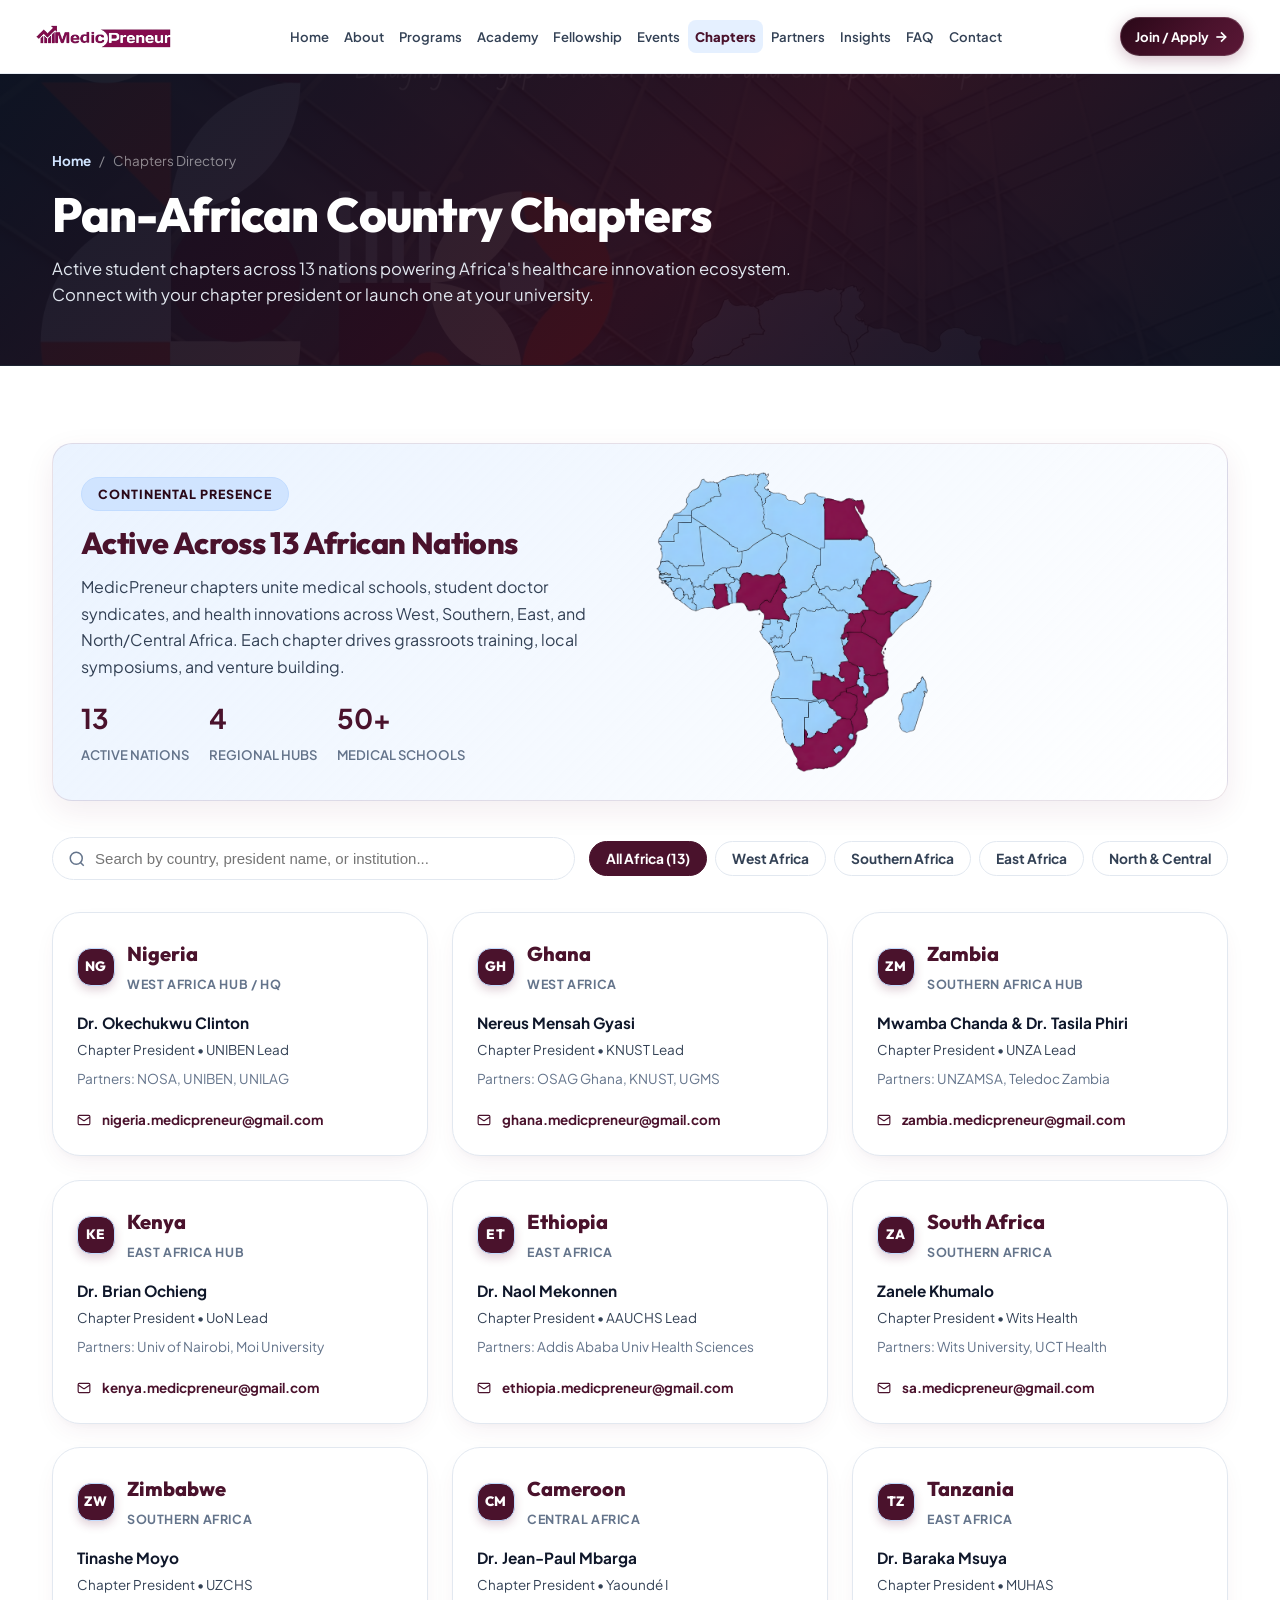
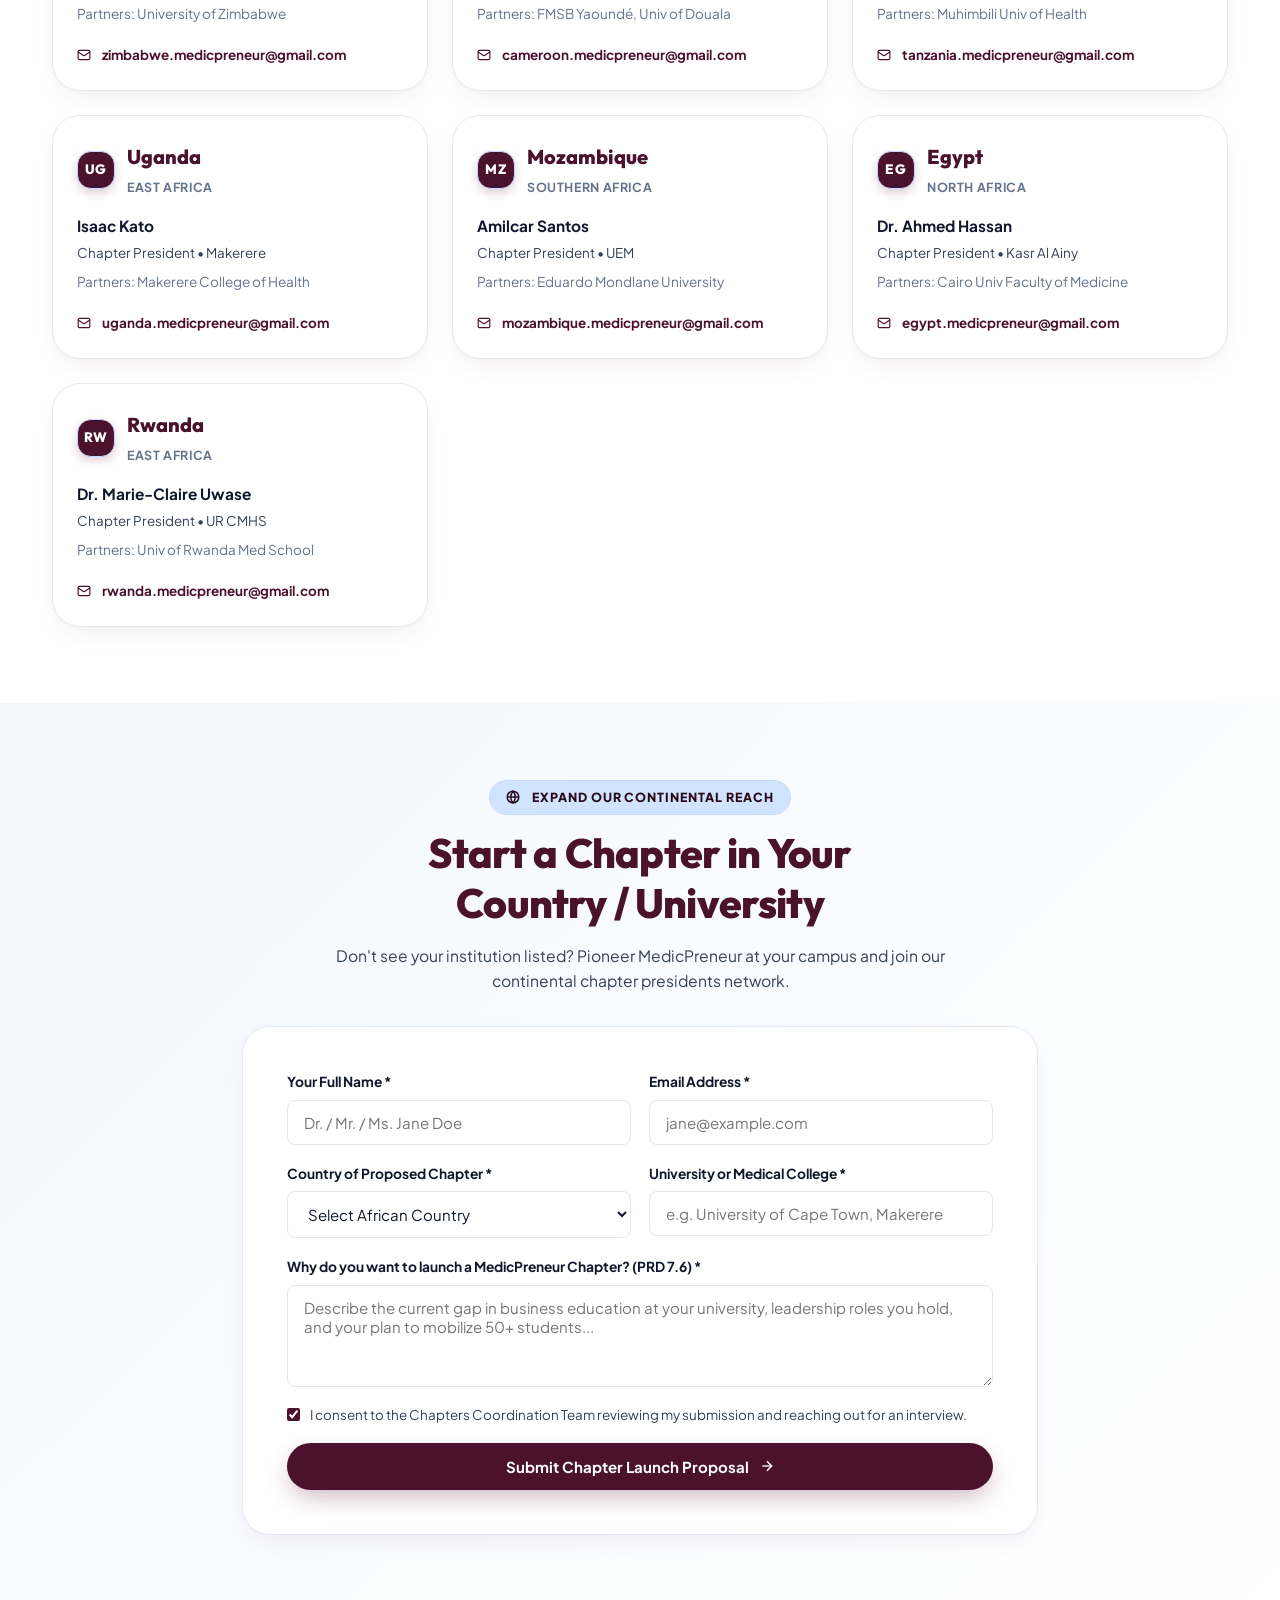
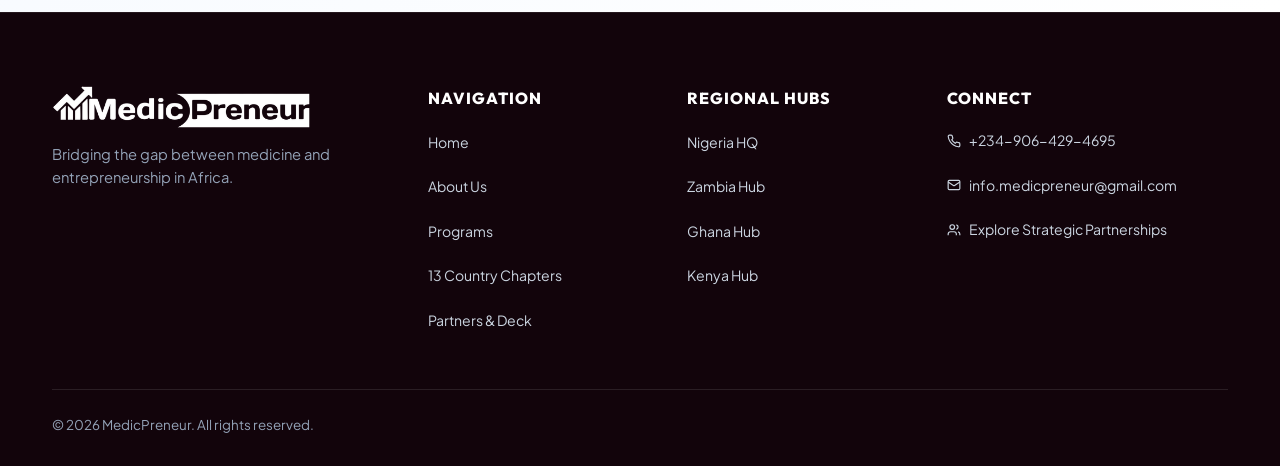
<file: chapters.html>
<!DOCTYPE html>
<html lang="en">
<head>
  <meta charset="UTF-8">
  <meta name="viewport" content="width=device-width, initial-scale=1.0">
  <title>Continental Chapters | MedicPreneur - 13+ African Nations Network</title>
  <meta name="description" content="Discover MedicPreneur country chapters across 13+ African nations. Connect with national chapter presidents or apply to pioneer a chapter at your institution.">

  <!-- Google Fonts -->
  <link rel="preconnect" href="https://fonts.googleapis.com">
  <link rel="preconnect" href="https://fonts.gstatic.com" crossorigin>
  <link href="https://fonts.googleapis.com/css2?family=Outfit:wght@500;600;700;800&family=Plus+Jakarta+Sans:wght@400;500;600;700;800&display=swap" rel="stylesheet">

  <link rel="stylesheet" href="styles.css">
</head>
<body>
  <div id="scroll-progress" class="scroll-progress-bar" aria-hidden="true"></div>

  <!-- Header -->
  <header class="navbar-wrapper" id="site-header">
    <div class="navbar-container">
      <a href="index.html" class="navbar-brand" aria-label="MedicPreneur Home">
        <img src="assets/images/medicpreneur_logo_clean.png" alt="MedicPreneur Logo" class="brand-logo-img">
      </a>

      <nav class="navbar-links" aria-label="Main Navigation">
        <ul class="nav-menu">
          <li><a href="index.html" class="nav-item">Home</a></li>
          <li><a href="about.html" class="nav-item">About</a></li>
          <li><a href="programs.html" class="nav-item">Programs</a></li>
          <li><a href="academy.html" class="nav-item">Academy</a></li>
          <li><a href="fellowship.html" class="nav-item">Fellowship</a></li>
          <li><a href="events.html" class="nav-item">Events</a></li>
          <li><a href="chapters.html" class="nav-item active">Chapters</a></li>
          <li><a href="partners.html" class="nav-item">Partners</a></li>
          <li><a href="blog.html" class="nav-item">Insights</a></li>
          <li><a href="faq.html" class="nav-item">FAQ</a></li>
          <li><a href="contact.html" class="nav-item">Contact</a></li>
        </ul>
      </nav>

      <div class="navbar-controls">
        <a href="apply.html" class="global-cta-btn">
          <span>Join / Apply</span>
          <svg viewBox="0 0 24 24" width="16" height="16" stroke="currentColor" stroke-width="2.5" fill="none"><path d="M5 12h14"></path><path d="m12 5 7 7-7 7"></path></svg>
        </a>

        <button id="mobile-toggle-btn" class="mobile-toggle-btn" aria-label="Open Navigation Menu">
          <span class="nav-icon-bar"></span>
          <span class="nav-icon-bar"></span>
          <span class="nav-icon-bar"></span>
        </button>
      </div>
    </div>
  </header>

    <!-- Mobile Drawer -->
    <div id="mobile-nav-drawer" class="mobile-nav-drawer" aria-hidden="true">
      <div class="drawer-header-row">
        <img src="assets/images/medicpreneur_logo_clean.png" alt="MedicPreneur" class="drawer-brand-img">
        <button id="close-drawer-btn" class="drawer-close-btn">&times;</button>
      </div>

      <nav class="drawer-links-nav">
        <ul class="drawer-menu-list">
          <li><a href="index.html" class="drawer-link">Home</a></li>
          <li><a href="about.html" class="drawer-link">About Us &amp; Founder's Vision</a></li>
          <li><a href="programs.html" class="drawer-link">Programs &amp; Bootcamp</a></li>
          <li><a href="academy.html" class="drawer-link">MedicPreneur Academy</a></li>
          <li><a href="fellowship.html" class="drawer-link">Fellowship Program</a></li>
          <li><a href="ambassadors.html" class="drawer-link">Ambassador Network</a></li>
          <li><a href="events.html" class="drawer-link">Events &amp; Webinars</a></li>
          <li><a href="chapters.html" class="drawer-link active">African Country Chapters</a></li>
          <li><a href="partners.html" class="drawer-link">Partners &amp; Deck</a></li>
          <li><a href="blog.html" class="drawer-link">Insights &amp; Stories</a></li>
          <li><a href="faq.html" class="drawer-link">Frequently Asked Questions</a></li>
          <li><a href="contact.html" class="drawer-link">Contact &amp; Regional Hubs</a></li>
        </ul>
      </nav>

      <div class="drawer-footer-row">
        <a href="apply.html" class="btn btn-burgundy btn-full">Join the Community / Apply</a>
      </div>
      </div>
    </div>
    <div id="drawer-backdrop" class="drawer-backdrop"></div>

  <main>
    <!-- Page Hero Header -->
    <section class="page-hero-header">
      <div class="container">
        <ul class="breadcrumbs-list">
          <li><a href="index.html">Home</a></li>
          <li><span>/</span></li>
          <li><span>Chapters Directory</span></li>
        </ul>
        <h1 class="page-title">Pan-African Country Chapters</h1>
        <p class="page-subtitle">
          Active student chapters across 13 nations powering Africa's healthcare innovation ecosystem. Connect with your chapter president or launch one at your university.
        </p>
      </div>
    </section>

    <!-- ==============================================
         1. INTERACTIVE CHAPTERS SEARCH & FILTER (PRD 6.8)
         ============================================== -->
    <section class="section-spacing" style="background-color: #FFFFFF;">
      <div class="container">
        <!-- Africa Chapters Map Showcase -->
        <div class="card-glass-glow reveal-on-scroll" style="margin-bottom: 36px; padding: 28px; border-radius: var(--radius-lg); background: linear-gradient(135deg, rgba(208, 228, 255, 0.45) 0%, rgba(255, 255, 255, 0.95) 100%); border: 1.5px solid rgba(102, 25, 62, 0.12);">
          <div class="responsive-grid-2" style="align-items: center; gap: 32px;">
            <div>
              <span class="eyebrow-pill">CONTINENTAL PRESENCE</span>
              <h2 class="section-heading" style="font-size: 1.9rem; margin-bottom: 12px;">Active Across 13 African Nations</h2>
              <p style="color: var(--text-secondary); line-height: 1.65; margin-bottom: 16px;">
                MedicPreneur chapters unite medical schools, student doctor syndicates, and health innovations across West, Southern, East, and North/Central Africa. Each chapter drives grassroots training, local symposiums, and venture building.
              </p>
              <div style="display: flex; gap: 20px; flex-wrap: wrap;">
                <div>
                  <strong style="font-size: 1.7rem; color: var(--burgundy-primary); font-family: var(--font-heading); display: block;">13</strong>
                  <span style="font-size: 0.82rem; color: var(--text-muted); text-transform: uppercase; font-weight: 600;">Active Nations</span>
                </div>
                <div>
                  <strong style="font-size: 1.7rem; color: var(--burgundy-primary); font-family: var(--font-heading); display: block;">4</strong>
                  <span style="font-size: 0.82rem; color: var(--text-muted); text-transform: uppercase; font-weight: 600;">Regional Hubs</span>
                </div>
                <div>
                  <strong style="font-size: 1.7rem; color: var(--burgundy-primary); font-family: var(--font-heading); display: block;">50+</strong>
                  <span style="font-size: 0.82rem; color: var(--text-muted); text-transform: uppercase; font-weight: 600;">Medical Schools</span>
                </div>
              </div>
            </div>
            <div style="text-align: center;">
              <img src="assets/images/africa_map_chart_clean.png" alt="MedicPreneur Africa Chapters Map" style="max-height: 300px; width: auto; max-width: 100%; border-radius: var(--radius-md); box-shadow: var(--shadow-sm); object-fit: contain;">
            </div>
          </div>
        </div>

        <!-- Search and Filter Bar -->
        <div class="chapters-search-bar reveal-on-scroll">
          <div class="search-input-wrap">
            <svg viewBox="0 0 24 24" width="18" height="18" stroke="currentColor" stroke-width="2" fill="none"><circle cx="11" cy="11" r="8"></circle><path d="m21 21-4.35-4.35"></path></svg>
            <input type="text" id="chapter-search" placeholder="Search by country, president name, or institution...">
          </div>

          <div class="filter-nav">
            <button class="filter-btn region-filter-btn active" data-region="all">All Africa (13)</button>
            <button class="filter-btn region-filter-btn" data-region="west">West Africa</button>
            <button class="filter-btn region-filter-btn" data-region="southern">Southern Africa</button>
            <button class="filter-btn region-filter-btn" data-region="east">East Africa</button>
            <button class="filter-btn region-filter-btn" data-region="north-central">North &amp; Central</button>
          </div>
        </div>

        <!-- Chapters Grid -->
        <div class="chapters-grid" id="chapters-list">
          <!-- 1. Nigeria -->
          <div class="chapter-card reveal-on-scroll" data-country="nigeria" data-region="west">
            <div class="chapter-card-top">
              <span class="country-badge-tag">NG</span>
              <div>
                <h3 class="chapter-country-name">Nigeria</h3>
                <span class="chapter-region">West Africa Hub / HQ</span>
              </div>
            </div>
            <div class="chapter-lead-info">
              <span class="lead-name">Dr. Okechukwu Clinton</span>
              <span class="lead-role">Chapter President &bull; UNIBEN Lead</span>
              <p style="font-size: 0.85rem; color: var(--text-muted); margin-top: 6px;">Partners: NOSA, UNIBEN, UNILAG</p>
            </div>
            <a href="mailto:nigeria.medicpreneur@gmail.com" class="chapter-contact-link">
              <svg viewBox="0 0 24 24" width="14" height="14" stroke="currentColor" stroke-width="2" fill="none" style="vertical-align: middle; margin-right: 5px;"><rect width="20" height="16" x="2" y="4" rx="2"></rect><path d="m22 7-8.97 5.7a1.94 1.94 0 0 1-2.06 0L2 7"></path></svg>
              <span>nigeria.medicpreneur@gmail.com</span>
            </a>
          </div>

          <!-- 2. Ghana -->
          <div class="chapter-card reveal-on-scroll" data-country="ghana" data-region="west">
            <div class="chapter-card-top">
              <span class="country-badge-tag">GH</span>
              <div>
                <h3 class="chapter-country-name">Ghana</h3>
                <span class="chapter-region">West Africa</span>
              </div>
            </div>
            <div class="chapter-lead-info">
              <span class="lead-name">Nereus Mensah Gyasi</span>
              <span class="lead-role">Chapter President &bull; KNUST Lead</span>
              <p style="font-size: 0.85rem; color: var(--text-muted); margin-top: 6px;">Partners: OSAG Ghana, KNUST, UGMS</p>
            </div>
            <a href="mailto:ghana.medicpreneur@gmail.com" class="chapter-contact-link">
              <svg viewBox="0 0 24 24" width="14" height="14" stroke="currentColor" stroke-width="2" fill="none" style="vertical-align: middle; margin-right: 5px;"><rect width="20" height="16" x="2" y="4" rx="2"></rect><path d="m22 7-8.97 5.7a1.94 1.94 0 0 1-2.06 0L2 7"></path></svg>
              <span>ghana.medicpreneur@gmail.com</span>
            </a>
          </div>

          <!-- 3. Zambia -->
          <div class="chapter-card reveal-on-scroll" data-country="zambia" data-region="southern">
            <div class="chapter-card-top">
              <span class="country-badge-tag">ZM</span>
              <div>
                <h3 class="chapter-country-name">Zambia</h3>
                <span class="chapter-region">Southern Africa Hub</span>
              </div>
            </div>
            <div class="chapter-lead-info">
              <span class="lead-name">Mwamba Chanda &amp; Dr. Tasila Phiri</span>
              <span class="lead-role">Chapter President &bull; UNZA Lead</span>
              <p style="font-size: 0.85rem; color: var(--text-muted); margin-top: 6px;">Partners: UNZAMSA, Teledoc Zambia</p>
            </div>
            <a href="mailto:zambia.medicpreneur@gmail.com" class="chapter-contact-link">
              <svg viewBox="0 0 24 24" width="14" height="14" stroke="currentColor" stroke-width="2" fill="none" style="vertical-align: middle; margin-right: 5px;"><rect width="20" height="16" x="2" y="4" rx="2"></rect><path d="m22 7-8.97 5.7a1.94 1.94 0 0 1-2.06 0L2 7"></path></svg>
              <span>zambia.medicpreneur@gmail.com</span>
            </a>
          </div>

          <!-- 4. Kenya -->
          <div class="chapter-card reveal-on-scroll" data-country="kenya" data-region="east">
            <div class="chapter-card-top">
              <span class="country-badge-tag">KE</span>
              <div>
                <h3 class="chapter-country-name">Kenya</h3>
                <span class="chapter-region">East Africa Hub</span>
              </div>
            </div>
            <div class="chapter-lead-info">
              <span class="lead-name">Dr. Brian Ochieng</span>
              <span class="lead-role">Chapter President &bull; UoN Lead</span>
              <p style="font-size: 0.85rem; color: var(--text-muted); margin-top: 6px;">Partners: Univ of Nairobi, Moi University</p>
            </div>
            <a href="mailto:kenya.medicpreneur@gmail.com" class="chapter-contact-link">
              <svg viewBox="0 0 24 24" width="14" height="14" stroke="currentColor" stroke-width="2" fill="none" style="vertical-align: middle; margin-right: 5px;"><rect width="20" height="16" x="2" y="4" rx="2"></rect><path d="m22 7-8.97 5.7a1.94 1.94 0 0 1-2.06 0L2 7"></path></svg>
              <span>kenya.medicpreneur@gmail.com</span>
            </a>
          </div>

          <!-- 5. Ethiopia -->
          <div class="chapter-card reveal-on-scroll" data-country="ethiopia" data-region="east">
            <div class="chapter-card-top">
              <span class="country-badge-tag">ET</span>
              <div>
                <h3 class="chapter-country-name">Ethiopia</h3>
                <span class="chapter-region">East Africa</span>
              </div>
            </div>
            <div class="chapter-lead-info">
              <span class="lead-name">Dr. Naol Mekonnen</span>
              <span class="lead-role">Chapter President &bull; AAUCHS Lead</span>
              <p style="font-size: 0.85rem; color: var(--text-muted); margin-top: 6px;">Partners: Addis Ababa Univ Health Sciences</p>
            </div>
            <a href="mailto:ethiopia.medicpreneur@gmail.com" class="chapter-contact-link">
              <svg viewBox="0 0 24 24" width="14" height="14" stroke="currentColor" stroke-width="2" fill="none" style="vertical-align: middle; margin-right: 5px;"><rect width="20" height="16" x="2" y="4" rx="2"></rect><path d="m22 7-8.97 5.7a1.94 1.94 0 0 1-2.06 0L2 7"></path></svg>
              <span>ethiopia.medicpreneur@gmail.com</span>
            </a>
          </div>

          <!-- 6. South Africa -->
          <div class="chapter-card reveal-on-scroll" data-country="south africa" data-region="southern">
            <div class="chapter-card-top">
              <span class="country-badge-tag">ZA</span>
              <div>
                <h3 class="chapter-country-name">South Africa</h3>
                <span class="chapter-region">Southern Africa</span>
              </div>
            </div>
            <div class="chapter-lead-info">
              <span class="lead-name">Zanele Khumalo</span>
              <span class="lead-role">Chapter President &bull; Wits Health</span>
              <p style="font-size: 0.85rem; color: var(--text-muted); margin-top: 6px;">Partners: Wits University, UCT Health</p>
            </div>
            <a href="mailto:sa.medicpreneur@gmail.com" class="chapter-contact-link">
              <svg viewBox="0 0 24 24" width="14" height="14" stroke="currentColor" stroke-width="2" fill="none" style="vertical-align: middle; margin-right: 5px;"><rect width="20" height="16" x="2" y="4" rx="2"></rect><path d="m22 7-8.97 5.7a1.94 1.94 0 0 1-2.06 0L2 7"></path></svg>
              <span>sa.medicpreneur@gmail.com</span>
            </a>
          </div>

          <!-- 7. Zimbabwe -->
          <div class="chapter-card reveal-on-scroll" data-country="zimbabwe" data-region="southern">
            <div class="chapter-card-top">
              <span class="country-badge-tag">ZW</span>
              <div>
                <h3 class="chapter-country-name">Zimbabwe</h3>
                <span class="chapter-region">Southern Africa</span>
              </div>
            </div>
            <div class="chapter-lead-info">
              <span class="lead-name">Tinashe Moyo</span>
              <span class="lead-role">Chapter President &bull; UZCHS</span>
              <p style="font-size: 0.85rem; color: var(--text-muted); margin-top: 6px;">Partners: University of Zimbabwe</p>
            </div>
            <a href="mailto:zimbabwe.medicpreneur@gmail.com" class="chapter-contact-link">
              <svg viewBox="0 0 24 24" width="14" height="14" stroke="currentColor" stroke-width="2" fill="none" style="vertical-align: middle; margin-right: 5px;"><rect width="20" height="16" x="2" y="4" rx="2"></rect><path d="m22 7-8.97 5.7a1.94 1.94 0 0 1-2.06 0L2 7"></path></svg>
              <span>zimbabwe.medicpreneur@gmail.com</span>
            </a>
          </div>

          <!-- 8. Cameroon -->
          <div class="chapter-card reveal-on-scroll" data-country="cameroon" data-region="north-central">
            <div class="chapter-card-top">
              <span class="country-badge-tag">CM</span>
              <div>
                <h3 class="chapter-country-name">Cameroon</h3>
                <span class="chapter-region">Central Africa</span>
              </div>
            </div>
            <div class="chapter-lead-info">
              <span class="lead-name">Dr. Jean-Paul Mbarga</span>
              <span class="lead-role">Chapter President &bull; Yaoundé I</span>
              <p style="font-size: 0.85rem; color: var(--text-muted); margin-top: 6px;">Partners: FMSB Yaoundé, Univ of Douala</p>
            </div>
            <a href="mailto:cameroon.medicpreneur@gmail.com" class="chapter-contact-link">
              <svg viewBox="0 0 24 24" width="14" height="14" stroke="currentColor" stroke-width="2" fill="none" style="vertical-align: middle; margin-right: 5px;"><rect width="20" height="16" x="2" y="4" rx="2"></rect><path d="m22 7-8.97 5.7a1.94 1.94 0 0 1-2.06 0L2 7"></path></svg>
              <span>cameroon.medicpreneur@gmail.com</span>
            </a>
          </div>

          <!-- 9. Tanzania -->
          <div class="chapter-card reveal-on-scroll" data-country="tanzania" data-region="east">
            <div class="chapter-card-top">
              <span class="country-badge-tag">TZ</span>
              <div>
                <h3 class="chapter-country-name">Tanzania</h3>
                <span class="chapter-region">East Africa</span>
              </div>
            </div>
            <div class="chapter-lead-info">
              <span class="lead-name">Dr. Baraka Msuya</span>
              <span class="lead-role">Chapter President &bull; MUHAS</span>
              <p style="font-size: 0.85rem; color: var(--text-muted); margin-top: 6px;">Partners: Muhimbili Univ of Health</p>
            </div>
            <a href="mailto:tanzania.medicpreneur@gmail.com" class="chapter-contact-link">
              <svg viewBox="0 0 24 24" width="14" height="14" stroke="currentColor" stroke-width="2" fill="none" style="vertical-align: middle; margin-right: 5px;"><rect width="20" height="16" x="2" y="4" rx="2"></rect><path d="m22 7-8.97 5.7a1.94 1.94 0 0 1-2.06 0L2 7"></path></svg>
              <span>tanzania.medicpreneur@gmail.com</span>
            </a>
          </div>

          <!-- 10. Uganda -->
          <div class="chapter-card reveal-on-scroll" data-country="uganda" data-region="east">
            <div class="chapter-card-top">
              <span class="country-badge-tag">UG</span>
              <div>
                <h3 class="chapter-country-name">Uganda</h3>
                <span class="chapter-region">East Africa</span>
              </div>
            </div>
            <div class="chapter-lead-info">
              <span class="lead-name">Isaac Kato</span>
              <span class="lead-role">Chapter President &bull; Makerere</span>
              <p style="font-size: 0.85rem; color: var(--text-muted); margin-top: 6px;">Partners: Makerere College of Health</p>
            </div>
            <a href="mailto:uganda.medicpreneur@gmail.com" class="chapter-contact-link">
              <svg viewBox="0 0 24 24" width="14" height="14" stroke="currentColor" stroke-width="2" fill="none" style="vertical-align: middle; margin-right: 5px;"><rect width="20" height="16" x="2" y="4" rx="2"></rect><path d="m22 7-8.97 5.7a1.94 1.94 0 0 1-2.06 0L2 7"></path></svg>
              <span>uganda.medicpreneur@gmail.com</span>
            </a>
          </div>

          <!-- 11. Mozambique -->
          <div class="chapter-card reveal-on-scroll" data-country="mozambique" data-region="southern">
            <div class="chapter-card-top">
              <span class="country-badge-tag">MZ</span>
              <div>
                <h3 class="chapter-country-name">Mozambique</h3>
                <span class="chapter-region">Southern Africa</span>
              </div>
            </div>
            <div class="chapter-lead-info">
              <span class="lead-name">Amilcar Santos</span>
              <span class="lead-role">Chapter President &bull; UEM</span>
              <p style="font-size: 0.85rem; color: var(--text-muted); margin-top: 6px;">Partners: Eduardo Mondlane University</p>
            </div>
            <a href="mailto:mozambique.medicpreneur@gmail.com" class="chapter-contact-link">
              <svg viewBox="0 0 24 24" width="14" height="14" stroke="currentColor" stroke-width="2" fill="none" style="vertical-align: middle; margin-right: 5px;"><rect width="20" height="16" x="2" y="4" rx="2"></rect><path d="m22 7-8.97 5.7a1.94 1.94 0 0 1-2.06 0L2 7"></path></svg>
              <span>mozambique.medicpreneur@gmail.com</span>
            </a>
          </div>

          <!-- 12. Egypt -->
          <div class="chapter-card reveal-on-scroll" data-country="egypt" data-region="north-central">
            <div class="chapter-card-top">
              <span class="country-badge-tag">EG</span>
              <div>
                <h3 class="chapter-country-name">Egypt</h3>
                <span class="chapter-region">North Africa</span>
              </div>
            </div>
            <div class="chapter-lead-info">
              <span class="lead-name">Dr. Ahmed Hassan</span>
              <span class="lead-role">Chapter President &bull; Kasr Al Ainy</span>
              <p style="font-size: 0.85rem; color: var(--text-muted); margin-top: 6px;">Partners: Cairo Univ Faculty of Medicine</p>
            </div>
            <a href="mailto:egypt.medicpreneur@gmail.com" class="chapter-contact-link">
              <svg viewBox="0 0 24 24" width="14" height="14" stroke="currentColor" stroke-width="2" fill="none" style="vertical-align: middle; margin-right: 5px;"><rect width="20" height="16" x="2" y="4" rx="2"></rect><path d="m22 7-8.97 5.7a1.94 1.94 0 0 1-2.06 0L2 7"></path></svg>
              <span>egypt.medicpreneur@gmail.com</span>
            </a>
          </div>

          <!-- 13. Rwanda -->
          <div class="chapter-card reveal-on-scroll" data-country="rwanda" data-region="east">
            <div class="chapter-card-top">
              <span class="country-badge-tag">RW</span>
              <div>
                <h3 class="chapter-country-name">Rwanda</h3>
                <span class="chapter-region">East Africa</span>
              </div>
            </div>
            <div class="chapter-lead-info">
              <span class="lead-name">Dr. Marie-Claire Uwase</span>
              <span class="lead-role">Chapter President &bull; UR CMHS</span>
              <p style="font-size: 0.85rem; color: var(--text-muted); margin-top: 6px;">Partners: Univ of Rwanda Med School</p>
            </div>
            <a href="mailto:rwanda.medicpreneur@gmail.com" class="chapter-contact-link">
              <svg viewBox="0 0 24 24" width="14" height="14" stroke="currentColor" stroke-width="2" fill="none" style="vertical-align: middle; margin-right: 5px;"><rect width="20" height="16" x="2" y="4" rx="2"></rect><path d="m22 7-8.97 5.7a1.94 1.94 0 0 1-2.06 0L2 7"></path></svg>
              <span>rwanda.medicpreneur@gmail.com</span>
            </a>
          </div>
        </div>
      </div>
    </section>

    <!-- ==============================================
         2. START A CHAPTER FORM (PRD 6.8 & 7.6)
         ============================================== -->
    <section id="start-chapter" class="section-spacing" style="background: linear-gradient(135deg, var(--blue-tint) 0%, #FFFFFF 100%);">
      <div class="container-narrow">
        <div style="text-align: center; margin-bottom: 32px;" class="reveal-on-scroll">
          <span class="eyebrow-pill">
            <svg viewBox="0 0 24 24" width="14" height="14" stroke="currentColor" stroke-width="2.5" fill="none" style="vertical-align: middle; margin-right: 4px;"><circle cx="12" cy="12" r="10"></circle><line x1="2" y1="12" x2="22" y2="12"></line><path d="M12 2a15.3 15.3 0 0 1 4 10 15.3 15.3 0 0 1-4 10 15.3 15.3 0 0 1-4-10 15.3 15.3 0 0 1 4-10z"></path></svg>
            EXPAND OUR CONTINENTAL REACH
          </span>
          <h2 class="section-heading">Start a Chapter in Your Country / University</h2>
          <p class="section-desc">
            Don't see your institution listed? Pioneer MedicPreneur at your campus and join our continental chapter presidents network.
          </p>
        </div>

        <div class="form-card-wrapper reveal-on-scroll">
          <form data-medic-form="chapter" class="modern-form">
            <!-- Anti-spam Honeypot -->
            <div class="honeypot-field" aria-hidden="true">
              <label for="chapter-trap">Leave empty</label>
              <input type="text" id="chapter-trap" name="trap_chapter" tabindex="-1">
            </div>

            <div class="form-row-2">
              <div class="input-wrap">
                <label for="ch-name">Your Full Name *</label>
                <input type="text" id="ch-name" name="name" required placeholder="Dr. / Mr. / Ms. Jane Doe">
              </div>
              <div class="input-wrap">
                <label for="ch-email">Email Address *</label>
                <input type="email" id="ch-email" name="email" required placeholder="jane@example.com">
              </div>
            </div>

            <div class="form-row-2">
              <div class="input-wrap">
                <label for="ch-country">Country of Proposed Chapter *</label>
                <select id="ch-country" name="country" required>
                  <option value="" disabled selected>Select African Country</option>
                  <option value="Nigeria">Nigeria</option>
                  <option value="Ghana">Ghana</option>
                  <option value="Kenya">Kenya</option>
                  <option value="Zambia">Zambia</option>
                  <option value="Zimbabwe">Zimbabwe</option>
                  <option value="South Africa">South Africa</option>
                  <option value="Ethiopia">Ethiopia</option>
                  <option value="Tanzania">Tanzania</option>
                  <option value="Uganda">Uganda</option>
                  <option value="Cameroon">Cameroon</option>
                  <option value="Mozambique">Mozambique</option>
                  <option value="Egypt">Egypt</option>
                  <option value="Rwanda">Rwanda</option>
                  <option value="Senegal">Senegal</option>
                  <option value="Ivory Coast">Ivory Coast</option>
                  <option value="Botswana">Botswana</option>
                  <option value="Namibia">Namibia</option>
                  <option value="Sierra Leone">Sierra Leone</option>
                  <option value="Liberia">Liberia</option>
                  <option value="Other">Other African Nation</option>
                </select>
              </div>
              <div class="input-wrap">
                <label for="ch-institution">University or Medical College *</label>
                <input type="text" id="ch-institution" name="institution" required placeholder="e.g. University of Cape Town, Makerere">
              </div>
            </div>

            <div class="input-wrap">
              <label for="ch-why">Why do you want to launch a MedicPreneur Chapter? (PRD 7.6) *</label>
              <textarea id="ch-why" name="why" rows="4" required placeholder="Describe the current gap in business education at your university, leadership roles you hold, and your plan to mobilize 50+ students..."></textarea>
            </div>

            <div class="consent-check-row">
              <input type="checkbox" id="ch-consent" name="consent" required checked>
              <label for="ch-consent">
                I consent to the Chapters Coordination Team reviewing my submission and reaching out for an interview.
              </label>
            </div>

            <button type="submit" class="btn btn-burgundy btn-full">
              <span>Submit Chapter Launch Proposal</span>
              <svg viewBox="0 0 24 24" width="16" height="16" stroke="currentColor" stroke-width="2" fill="none"><path d="M5 12h14"></path><path d="m12 5 7 7-7 7"></path></svg>
            </button>
          </form>
        </div>
      </div>
    </section>
  </main>

  <!-- Modern Footer -->
  <footer class="modern-site-footer">
    <div class="container">
      <div class="footer-top-grid">
        <div class="footer-brand-col">
          <img src="assets/images/medicpreneur_logo_clean.png" alt="MedicPreneur" style="height: 44px; filter: brightness(0) invert(1);">
          <p>Bridging the gap between medicine and entrepreneurship in Africa.</p>
        </div>
        <div>
          <h4 class="footer-col-title">Navigation</h4>
          <ul class="footer-links-list">
            <li><a href="index.html">Home</a></li>
            <li><a href="about.html">About Us</a></li>
            <li><a href="programs.html">Programs</a></li>
            <li><a href="chapters.html">13 Country Chapters</a></li>
            <li><a href="partners.html">Partners &amp; Deck</a></li>
          </ul>
        </div>
        <div>
          <h4 class="footer-col-title">Regional Hubs</h4>
          <ul class="footer-links-list">
            <li><a href="chapters.html">Nigeria HQ</a></li>
            <li><a href="chapters.html">Zambia Hub</a></li>
            <li><a href="chapters.html">Ghana Hub</a></li>
            <li><a href="chapters.html">Kenya Hub</a></li>
          </ul>
        </div>
        <div>
          <h4 class="footer-col-title">Connect</h4>
          <ul class="footer-links-list">
            <li>
              <a href="tel:+2349064294695" style="display: inline-flex; align-items: center; gap: 8px;">
                <svg viewBox="0 0 24 24" width="16" height="16" stroke="currentColor" stroke-width="2" fill="none"><path d="M22 16.92v3a2 2 0 0 1-2.18 2 19.79 19.79 0 0 1-8.63-3.07 19.5 19.5 0 0 1-6-6 19.79 19.79 0 0 1-3.07-8.67A2 2 0 0 1 4.11 2h3a2 2 0 0 1 2 1.72 12.84 12.84 0 0 0 .7 2.81 2 2 0 0 1-.45 2.11L8.09 9.91a16 16 0 0 0 6 6l1.27-1.27a2 2 0 0 1 2.11-.45 12.84 12.84 0 0 0 2.81.7A2 2 0 0 1 22 16.92z"></path></svg>
                <span>+234-906-429-4695</span>
              </a>
            </li>
            <li>
              <a href="mailto:info.medicpreneur@gmail.com" style="display: inline-flex; align-items: center; gap: 8px;">
                <svg viewBox="0 0 24 24" width="16" height="16" stroke="currentColor" stroke-width="2" fill="none"><rect width="20" height="16" x="2" y="4" rx="2"></rect><path d="m22 7-8.97 5.7a1.94 1.94 0 0 1-2.06 0L2 7"></path></svg>
                <span>info.medicpreneur@gmail.com</span>
              </a>
            </li>
            <li>
              <a href="partners.html" style="display: inline-flex; align-items: center; gap: 8px;">
                <svg viewBox="0 0 24 24" width="16" height="16" stroke="currentColor" stroke-width="2" fill="none"><path d="M16 21v-2a4 4 0 0 0-4-4H6a4 4 0 0 0-4 4v2"></path><circle cx="9" cy="7" r="4"></circle><path d="M22 21v-2a4 4 0 0 0-3-3.87"></path><path d="M16 3.13a4 4 0 0 1 0 7.75"></path></svg>
                <span>Explore Strategic Partnerships</span>
              </a>
            </li>
          </ul>
        </div>
      </div>
      <div class="footer-bottom-row">
        <p>&copy; 2026 MedicPreneur. All rights reserved.</p>
      </div>
    </div>
  </footer>

  <script src="script.js"></script>
</body>
</html>
</file>
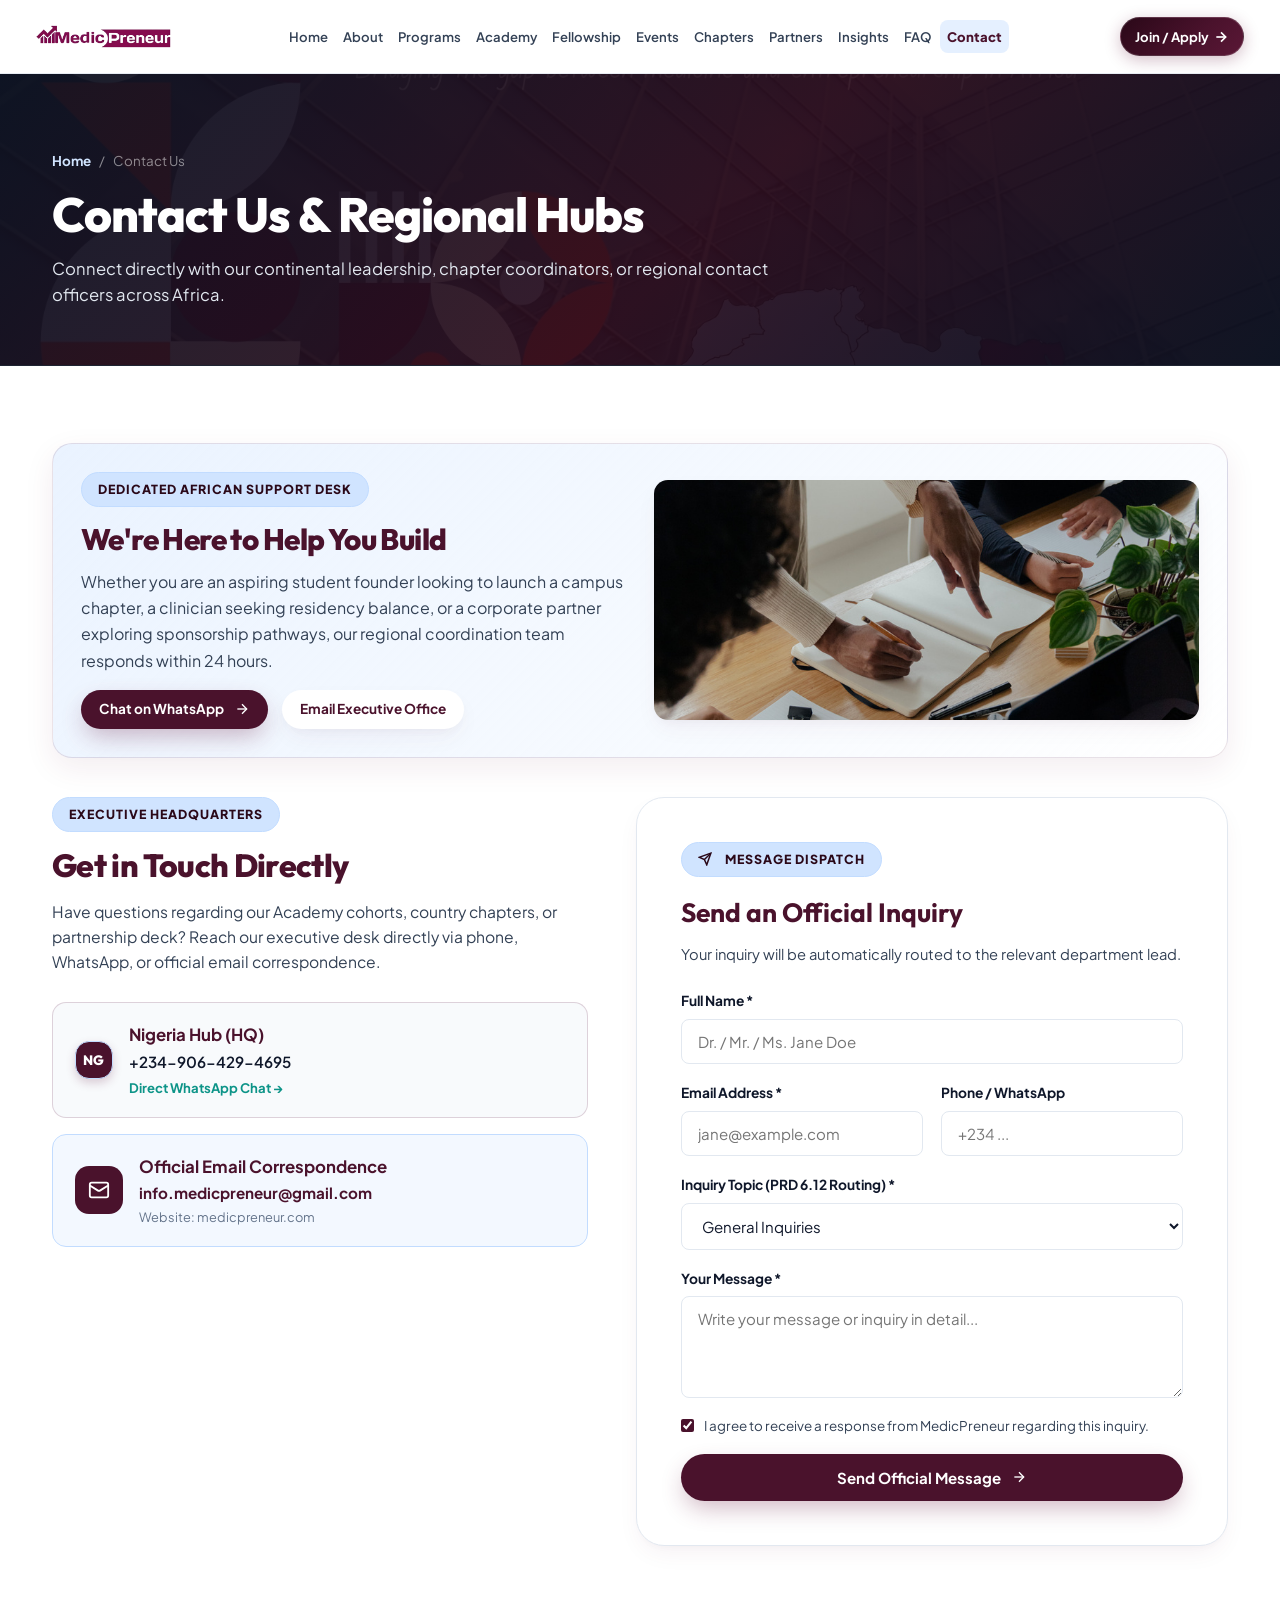
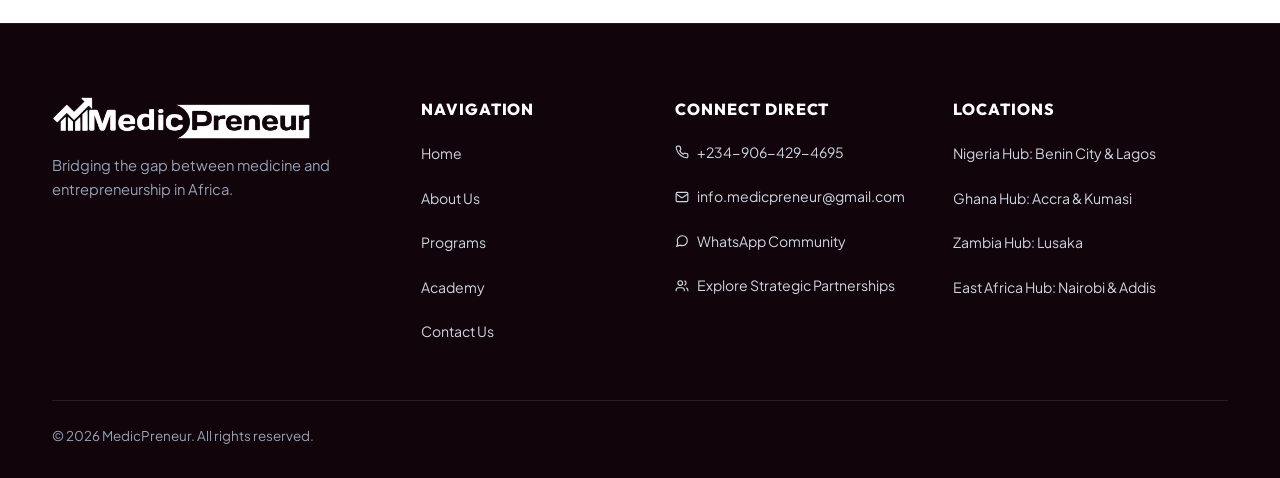
<file: contact.html>
<!DOCTYPE html>
<html lang="en">
<head>
  <meta charset="UTF-8">
  <meta name="viewport" content="width=device-width, initial-scale=1.0">
  <title>Contact Us &amp; Regional Hubs | MedicPreneur</title>
  <meta name="description" content="Get in touch with MedicPreneur. Reach our headquarters in Nigeria or our regional leads across Ghana, Ethiopia, and Tanzania via phone, email, or direct WhatsApp.">

  <!-- Google Fonts -->
  <link rel="preconnect" href="https://fonts.googleapis.com">
  <link rel="preconnect" href="https://fonts.gstatic.com" crossorigin>
  <link href="https://fonts.googleapis.com/css2?family=Outfit:wght@500;600;700;800&family=Plus+Jakarta+Sans:wght@400;500;600;700;800&display=swap" rel="stylesheet">

  <link rel="stylesheet" href="styles.css">
</head>
<body>
  <div id="scroll-progress" class="scroll-progress-bar" aria-hidden="true"></div>

  <!-- Header -->
  <header class="navbar-wrapper" id="site-header">
    <div class="navbar-container">
      <a href="index.html" class="navbar-brand" aria-label="MedicPreneur Home">
        <img src="assets/images/medicpreneur_logo_clean.png" alt="MedicPreneur Logo" class="brand-logo-img">
      </a>

      <nav class="navbar-links" aria-label="Main Navigation">
        <ul class="nav-menu">
          <li><a href="index.html" class="nav-item">Home</a></li>
          <li><a href="about.html" class="nav-item">About</a></li>
          <li><a href="programs.html" class="nav-item">Programs</a></li>
          <li><a href="academy.html" class="nav-item">Academy</a></li>
          <li><a href="fellowship.html" class="nav-item">Fellowship</a></li>
          <li><a href="events.html" class="nav-item">Events</a></li>
          <li><a href="chapters.html" class="nav-item">Chapters</a></li>
          <li><a href="partners.html" class="nav-item">Partners</a></li>
          <li><a href="blog.html" class="nav-item">Insights</a></li>
          <li><a href="faq.html" class="nav-item">FAQ</a></li>
          <li><a href="contact.html" class="nav-item active">Contact</a></li>
        </ul>
      </nav>

      <div class="navbar-controls">
        <a href="apply.html" class="global-cta-btn">
          <span>Join / Apply</span>
          <svg viewBox="0 0 24 24" width="16" height="16" stroke="currentColor" stroke-width="2.5" fill="none"><path d="M5 12h14"></path><path d="m12 5 7 7-7 7"></path></svg>
        </a>

        <button id="mobile-toggle-btn" class="mobile-toggle-btn" aria-label="Open Navigation Menu">
          <span class="nav-icon-bar"></span>
          <span class="nav-icon-bar"></span>
          <span class="nav-icon-bar"></span>
        </button>
      </div>
    </div>
  </header>

    <!-- Mobile Drawer -->
    <div id="mobile-nav-drawer" class="mobile-nav-drawer" aria-hidden="true">
      <div class="drawer-header-row">
        <img src="assets/images/medicpreneur_logo_clean.png" alt="MedicPreneur" class="drawer-brand-img">
        <button id="close-drawer-btn" class="drawer-close-btn">&times;</button>
      </div>

      <nav class="drawer-links-nav">
        <ul class="drawer-menu-list">
          <li><a href="index.html" class="drawer-link">Home</a></li>
          <li><a href="about.html" class="drawer-link">About Us &amp; Founder's Vision</a></li>
          <li><a href="programs.html" class="drawer-link">Programs &amp; Bootcamp</a></li>
          <li><a href="academy.html" class="drawer-link">MedicPreneur Academy</a></li>
          <li><a href="fellowship.html" class="drawer-link">Fellowship Program</a></li>
          <li><a href="ambassadors.html" class="drawer-link">Ambassador Network</a></li>
          <li><a href="events.html" class="drawer-link">Events &amp; Webinars</a></li>
          <li><a href="chapters.html" class="drawer-link">African Country Chapters</a></li>
          <li><a href="partners.html" class="drawer-link">Partners &amp; Deck</a></li>
          <li><a href="blog.html" class="drawer-link">Insights &amp; Stories</a></li>
          <li><a href="faq.html" class="drawer-link">Frequently Asked Questions</a></li>
          <li><a href="contact.html" class="drawer-link active">Contact &amp; Regional Hubs</a></li>
        </ul>
      </nav>

      <div class="drawer-footer-row">
        <a href="apply.html" class="btn btn-burgundy btn-full">Join the Community / Apply</a>
      </div>
    </div>
    <div id="drawer-backdrop" class="drawer-backdrop"></div>

  <main>
    <!-- Page Hero Header -->
    <section class="page-hero-header">
      <div class="container">
        <ul class="breadcrumbs-list">
          <li><a href="index.html">Home</a></li>
          <li><span>/</span></li>
          <li><span>Contact Us</span></li>
        </ul>
        <h1 class="page-title">Contact Us &amp; Regional Hubs</h1>
        <p class="page-subtitle">
          Connect directly with our continental leadership, chapter coordinators, or regional contact officers across Africa.
        </p>
      </div>
    </section>

    <!-- ==============================================
         1. CONTACT DETAILS & REGIONAL DIRECTORY (PRD 6.12)
         ============================================== -->
    <section class="section-spacing" style="background-color: #FFFFFF;">
      <div class="container">
        <!-- Dedicated Support Desk Banner -->
        <div class="card-glass-glow reveal-on-scroll" style="margin-bottom: 40px; padding: 28px; border-radius: var(--radius-lg); background: linear-gradient(135deg, rgba(208, 228, 255, 0.45) 0%, rgba(255, 255, 255, 0.95) 100%); border: 1.5px solid rgba(102, 25, 62, 0.12);">
          <div class="responsive-grid-2" style="align-items: center; gap: 28px;">
            <div>
              <span class="eyebrow-pill">DEDICATED AFRICAN SUPPORT DESK</span>
              <h2 class="section-heading" style="font-size: 1.85rem; margin-bottom: 12px;">We're Here to Help You Build</h2>
              <p style="color: var(--text-secondary); line-height: 1.65; margin-bottom: 16px;">
                Whether you are an aspiring student founder looking to launch a campus chapter, a clinician seeking residency balance, or a corporate partner exploring sponsorship pathways, our regional coordination team responds within 24 hours.
              </p>
              <div style="display: flex; gap: 14px; flex-wrap: wrap;">
                <a href="https://wa.me/2349064294695?text=Hello%20MedicPreneur" target="_blank" class="btn btn-burgundy btn-sm">
                  <span>Chat on WhatsApp</span>
                  <svg viewBox="0 0 24 24" width="16" height="16" stroke="currentColor" stroke-width="2" fill="none"><path d="M5 12h14"></path><path d="m12 5 7 7-7 7"></path></svg>
                </a>
                <a href="mailto:info.medicpreneur@gmail.com" class="btn btn-white btn-sm">Email Executive Office</a>
              </div>
            </div>
            <div style="text-align: center;">
              <img src="assets/images/partnership_meeting.jpg" alt="MedicPreneur Executive Coordination &amp; Partnership Desk" style="max-height: 240px; width: 100%; border-radius: var(--radius-md); object-fit: cover; box-shadow: var(--shadow-card);">
            </div>
          </div>
        </div>

        <div class="responsive-grid-contact">
          <!-- Regional Direct Lines -->
          <div class="reveal-on-scroll">
            <span class="eyebrow-pill">EXECUTIVE HEADQUARTERS</span>
            <h2 class="section-heading" style="font-size: 2rem;">Get in Touch Directly</h2>
            <p style="font-size: 0.98rem; color: var(--text-secondary); margin-bottom: 28px; line-height: 1.6;">
              Have questions regarding our Academy cohorts, country chapters, or partnership deck? Reach our executive desk directly via phone, WhatsApp, or official email correspondence.
            </p>

            <div style="display: flex; flex-direction: column; gap: 16px;">
              <!-- Nigeria HQ -->
              <div style="background: var(--bg-main); padding: 18px 22px; border-radius: var(--radius-md); border: 1.5px solid var(--border-burgundy); display: flex; align-items: center; gap: 16px;">
                <span class="country-badge-tag">NG</span>
                <div>
                  <strong style="color: var(--burgundy-primary); font-size: 1.05rem; display: block;">Nigeria Hub (HQ)</strong>
                  <a href="tel:+2349064294695" style="color: var(--text-main); font-weight: 600; font-size: 0.95rem;">+234-906-429-4695</a>
                  <a href="https://wa.me/2349064294695?text=Hello%20MedicPreneur" target="_blank" style="color: var(--teal-accent); font-size: 0.82rem; display: block; font-weight: 700; margin-top: 2px;">
                    Direct WhatsApp Chat &rarr;
                  </a>
                </div>
              </div>

              <!-- Official Email -->
              <div style="background: var(--blue-tint); padding: 18px 22px; border-radius: var(--radius-md); border: 1.5px solid var(--border-blue); display: flex; align-items: center; gap: 16px;">
                <span class="icon-circle" style="background: var(--burgundy-primary); color: #FFFFFF;">
                  <svg viewBox="0 0 24 24" width="20" height="20" stroke="currentColor" stroke-width="2" fill="none"><rect width="20" height="16" x="2" y="4" rx="2"></rect><path d="m22 7-8.97 5.7a1.94 1.94 0 0 1-2.06 0L2 7"></path></svg>
                </span>
                <div>
                  <strong style="color: var(--burgundy-primary); font-size: 1.05rem; display: block;">Official Email Correspondence</strong>
                  <a href="mailto:info.medicpreneur@gmail.com" style="color: var(--burgundy-primary); font-weight: 700; font-size: 0.95rem;">info.medicpreneur@gmail.com</a>
                  <span style="display: block; font-size: 0.8rem; color: var(--text-muted);">Website: medicpreneur.com</span>
                </div>
              </div>
            </div>
          </div>

          <!-- Contact Form with Topic Routing (PRD 6.12 & 7.5) -->
          <div class="form-card-wrapper reveal-on-scroll">
            <span class="eyebrow-pill">
              <svg viewBox="0 0 24 24" width="14" height="14" stroke="currentColor" stroke-width="2.5" fill="none" style="vertical-align: middle; margin-right: 5px;"><line x1="22" y1="2" x2="11" y2="13"></line><polygon points="22 2 15 22 11 13 2 9 22 2"></polygon></svg>
              MESSAGE DISPATCH
            </span>
            <h3 style="font-family: var(--font-display); font-size: 1.65rem; color: var(--burgundy-primary); margin-bottom: 8px;">
              Send an Official Inquiry
            </h3>
            <p style="font-size: 0.92rem; color: var(--text-secondary); margin-bottom: 24px;">
              Your inquiry will be automatically routed to the relevant department lead.
            </p>

            <form data-medic-form="contact" class="modern-form">
              <!-- Anti-spam Honeypot -->
              <div class="honeypot-field" aria-hidden="true">
                <label for="contact-trap">Leave empty</label>
                <input type="text" id="contact-trap" name="trap_contact" tabindex="-1">
              </div>

              <div class="input-wrap">
                <label for="c-name">Full Name *</label>
                <input type="text" id="c-name" name="name" required placeholder="Dr. / Mr. / Ms. Jane Doe">
              </div>

              <div class="form-row-2">
                <div class="input-wrap">
                  <label for="c-email">Email Address *</label>
                  <input type="email" id="c-email" name="email" required placeholder="jane@example.com">
                </div>
                <div class="input-wrap">
                  <label for="c-phone">Phone / WhatsApp</label>
                  <input type="tel" id="c-phone" name="phone" placeholder="+234 ...">
                </div>
              </div>

              <div class="input-wrap">
                <label for="c-topic">Inquiry Topic (PRD 6.12 Routing) *</label>
                <select id="c-topic" name="topic" required>
                  <option value="General Inquiries">General Inquiries</option>
                  <option value="Partnerships &amp; Sponsorships">Partnerships &amp; Sponsorships</option>
                  <option value="Academy &amp; Cohort Admissions">Academy &amp; Cohort Admissions</option>
                  <option value="The Fellowship Program">The Fellowship Program</option>
                  <option value="Chapters Expansion">Chapters &amp; Ambassadorship</option>
                  <option value="Media &amp; Speaking Inquiries">Media &amp; Speaking Inquiries</option>
                </select>
              </div>

              <div class="input-wrap">
                <label for="c-message">Your Message *</label>
                <textarea id="c-message" name="message" rows="4" required placeholder="Write your message or inquiry in detail..."></textarea>
              </div>

              <div class="consent-check-row">
                <input type="checkbox" id="c-consent" name="consent" required checked>
                <label for="c-consent">
                  I agree to receive a response from MedicPreneur regarding this inquiry.
                </label>
              </div>

              <button type="submit" class="btn btn-burgundy btn-full">
                <span>Send Official Message</span>
                <svg viewBox="0 0 24 24" width="16" height="16" stroke="currentColor" stroke-width="2" fill="none"><path d="M5 12h14"></path><path d="m12 5 7 7-7 7"></path></svg>
              </button>
            </form>
          </div>
        </div>
      </div>
    </section>
  </main>

  <!-- Modern Footer -->
  <footer class="modern-site-footer">
    <div class="container">
      <div class="footer-top-grid">
        <div class="footer-brand-col">
          <img src="assets/images/medicpreneur_logo_clean.png" alt="MedicPreneur" style="height: 44px; filter: brightness(0) invert(1);">
          <p>Bridging the gap between medicine and entrepreneurship in Africa.</p>
        </div>
        <div>
          <h4 class="footer-col-title">Navigation</h4>
          <ul class="footer-links-list">
            <li><a href="index.html">Home</a></li>
            <li><a href="about.html">About Us</a></li>
            <li><a href="programs.html">Programs</a></li>
            <li><a href="academy.html">Academy</a></li>
            <li><a href="contact.html">Contact Us</a></li>
          </ul>
        </div>
        <div>
          <h4 class="footer-col-title">Connect Direct</h4>
          <ul class="footer-links-list">
            <li>
              <a href="tel:+2349064294695" style="display: inline-flex; align-items: center; gap: 8px;">
                <svg viewBox="0 0 24 24" width="16" height="16" stroke="currentColor" stroke-width="2" fill="none"><path d="M22 16.92v3a2 2 0 0 1-2.18 2 19.79 19.79 0 0 1-8.63-3.07 19.5 19.5 0 0 1-6-6 19.79 19.79 0 0 1-3.07-8.67A2 2 0 0 1 4.11 2h3a2 2 0 0 1 2 1.72 12.84 12.84 0 0 0 .7 2.81 2 2 0 0 1-.45 2.11L8.09 9.91a16 16 0 0 0 6 6l1.27-1.27a2 2 0 0 1 2.11-.45 12.84 12.84 0 0 0 2.81.7A2 2 0 0 1 22 16.92z"></path></svg>
                <span>+234-906-429-4695</span>
              </a>
            </li>
            <li>
              <a href="mailto:info.medicpreneur@gmail.com" style="display: inline-flex; align-items: center; gap: 8px;">
                <svg viewBox="0 0 24 24" width="16" height="16" stroke="currentColor" stroke-width="2" fill="none"><rect width="20" height="16" x="2" y="4" rx="2"></rect><path d="m22 7-8.97 5.7a1.94 1.94 0 0 1-2.06 0L2 7"></path></svg>
                <span>info.medicpreneur@gmail.com</span>
              </a>
            </li>
            <li>
              <a href="https://wa.me/2349064294695?text=Hello%20MedicPreneur" target="_blank" style="display: inline-flex; align-items: center; gap: 8px;">
                <svg viewBox="0 0 24 24" width="16" height="16" stroke="currentColor" stroke-width="2" fill="none"><path d="M21 11.5a8.38 8.38 0 0 1-.9 3.8 8.5 8.5 0 0 1-7.6 4.7 8.38 8.38 0 0 1-3.8-.9L3 21l1.9-5.7a8.38 8.38 0 0 1-.9-3.8 8.5 8.5 0 0 1 4.7-7.6 8.38 8.38 0 0 1 3.8-.9h.5a8.48 8.48 0 0 1 8 8v.5z"></path></svg>
                <span>WhatsApp Community</span>
              </a>
            </li>
            <li>
              <a href="partners.html" style="display: inline-flex; align-items: center; gap: 8px;">
                <svg viewBox="0 0 24 24" width="16" height="16" stroke="currentColor" stroke-width="2" fill="none"><path d="M16 21v-2a4 4 0 0 0-4-4H6a4 4 0 0 0-4 4v2"></path><circle cx="9" cy="7" r="4"></circle><path d="M22 21v-2a4 4 0 0 0-3-3.87"></path><path d="M16 3.13a4 4 0 0 1 0 7.75"></path></svg>
                <span>Explore Strategic Partnerships</span>
              </a>
            </li>
          </ul>
        </div>
        <div>
          <h4 class="footer-col-title">Locations</h4>
          <ul class="footer-links-list">
            <li><span>Nigeria Hub: Benin City &amp; Lagos</span></li>
            <li><span>Ghana Hub: Accra &amp; Kumasi</span></li>
            <li><span>Zambia Hub: Lusaka</span></li>
            <li><span>East Africa Hub: Nairobi &amp; Addis</span></li>
          </ul>
        </div>
      </div>
      <div class="footer-bottom-row">
        <p>&copy; 2026 MedicPreneur. All rights reserved.</p>
      </div>
    </div>
  </footer>

  <script src="script.js"></script>
</body>
</html>
</file>
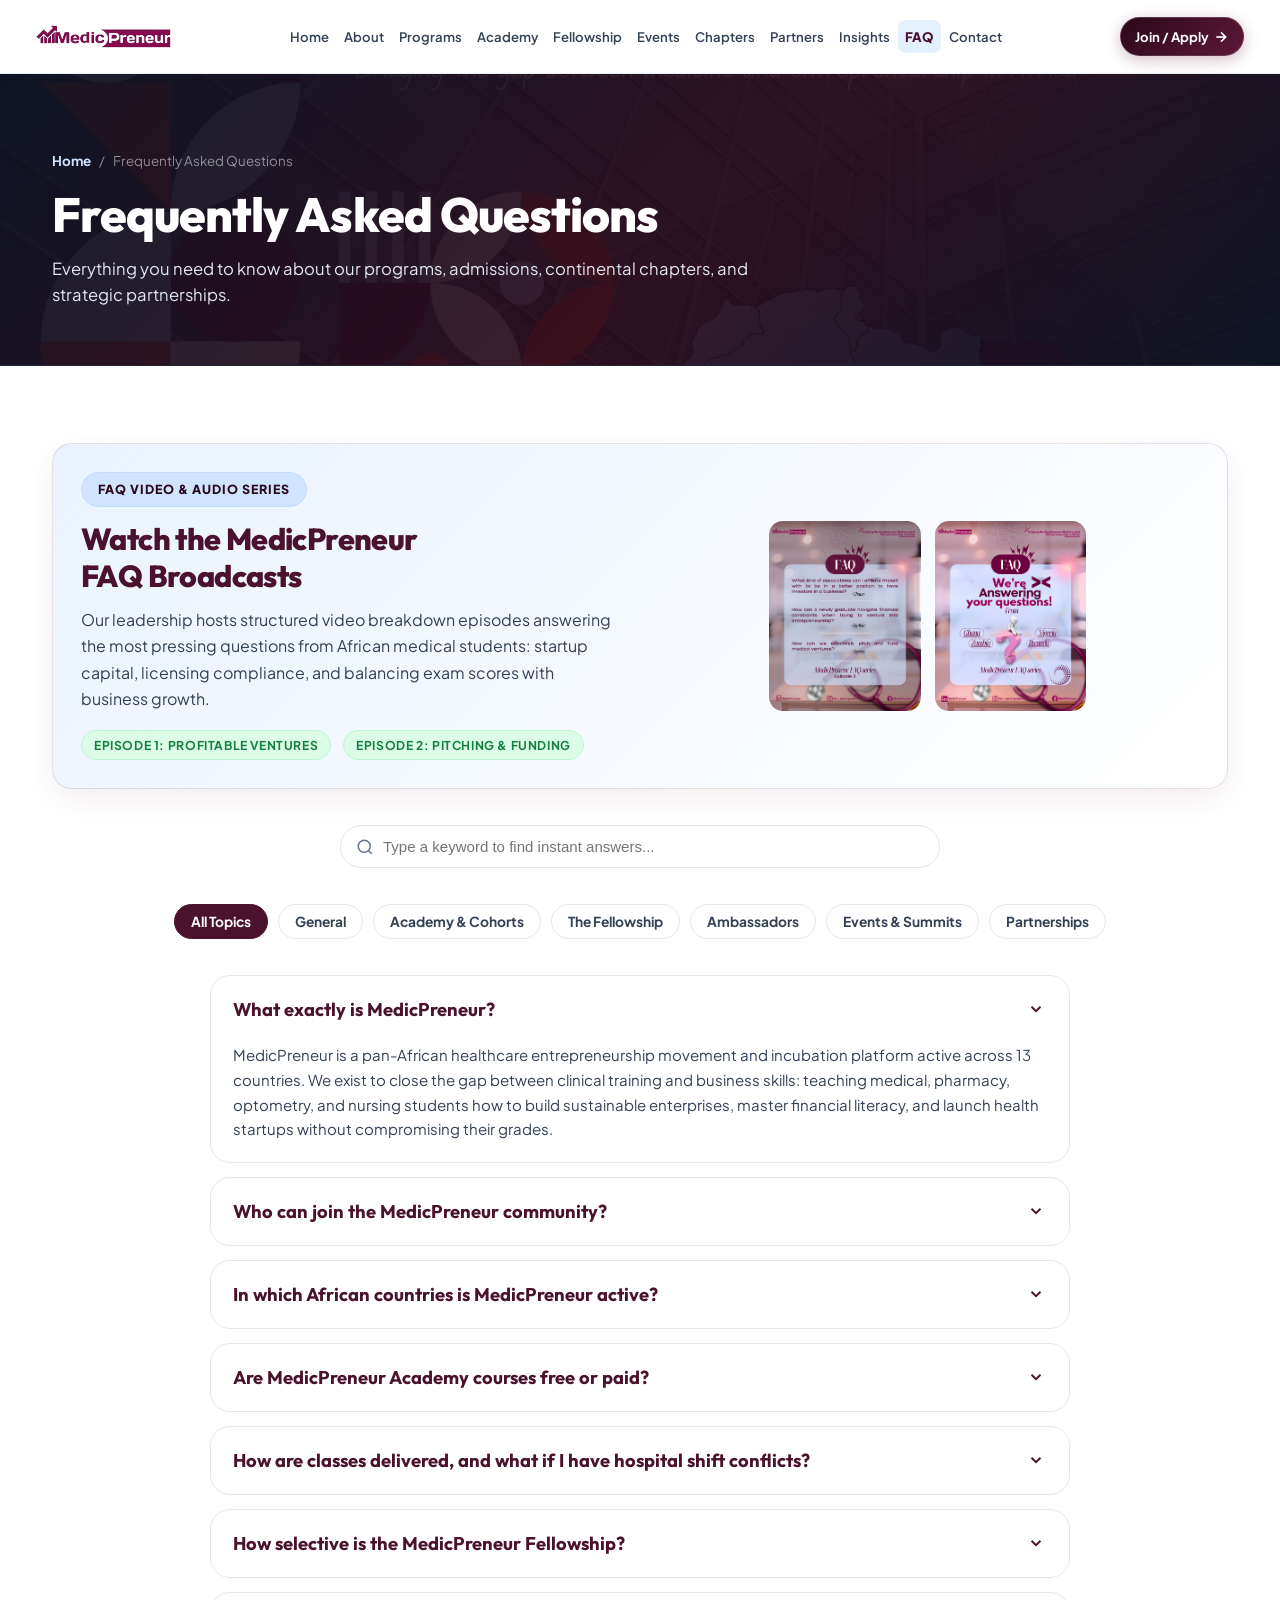
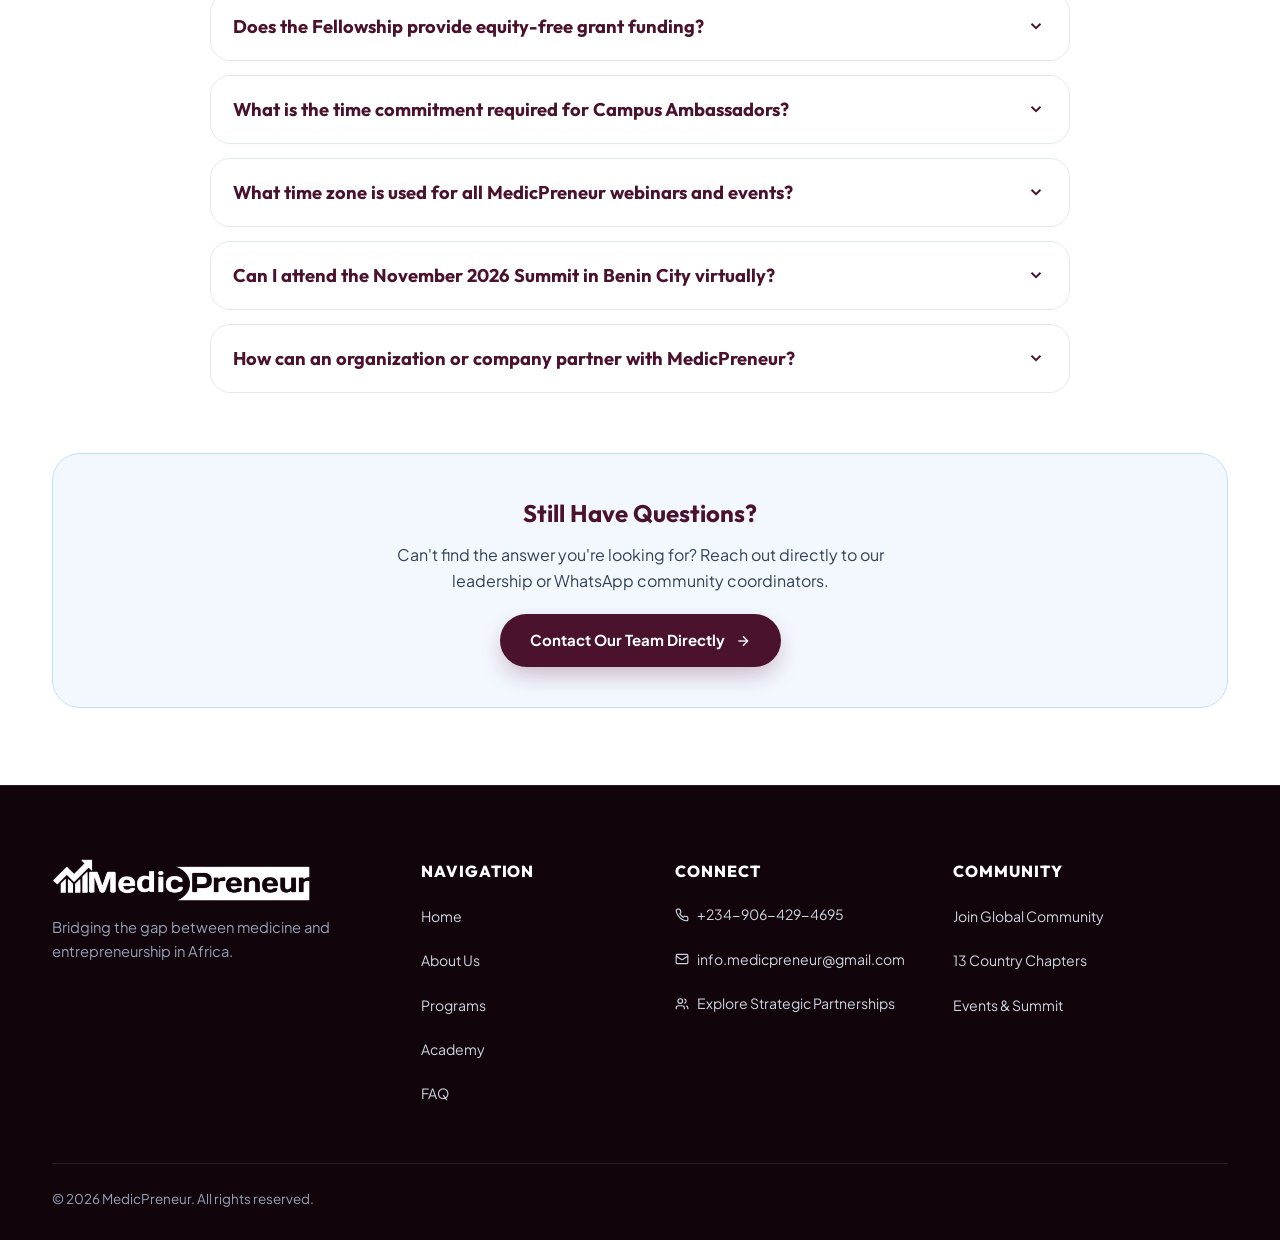
<file: faq.html>
<!DOCTYPE html>
<html lang="en">
<head>
  <meta charset="UTF-8">
  <meta name="viewport" content="width=device-width, initial-scale=1.0">
  <title>Frequently Asked Questions | MedicPreneur</title>
  <meta name="description" content="Find answers to common questions about MedicPreneur programs, the Academy, Fellowship, Ambassador network, events in WAT timezone, and partnerships.">

  <!-- Google Fonts -->
  <link rel="preconnect" href="https://fonts.googleapis.com">
  <link rel="preconnect" href="https://fonts.gstatic.com" crossorigin>
  <link href="https://fonts.googleapis.com/css2?family=Outfit:wght@500;600;700;800&family=Plus+Jakarta+Sans:wght@400;500;600;700;800&display=swap" rel="stylesheet">

  <link rel="stylesheet" href="styles.css">
</head>
<body>
  <div id="scroll-progress" class="scroll-progress-bar" aria-hidden="true"></div>

  <!-- Header -->
  <header class="navbar-wrapper" id="site-header">
    <div class="navbar-container">
      <a href="index.html" class="navbar-brand" aria-label="MedicPreneur Home">
        <img src="assets/images/medicpreneur_logo_clean.png" alt="MedicPreneur Logo" class="brand-logo-img">
      </a>

      <nav class="navbar-links" aria-label="Main Navigation">
        <ul class="nav-menu">
          <li><a href="index.html" class="nav-item">Home</a></li>
          <li><a href="about.html" class="nav-item">About</a></li>
          <li><a href="programs.html" class="nav-item">Programs</a></li>
          <li><a href="academy.html" class="nav-item">Academy</a></li>
          <li><a href="fellowship.html" class="nav-item">Fellowship</a></li>
          <li><a href="events.html" class="nav-item">Events</a></li>
          <li><a href="chapters.html" class="nav-item">Chapters</a></li>
          <li><a href="partners.html" class="nav-item">Partners</a></li>
          <li><a href="blog.html" class="nav-item">Insights</a></li>
          <li><a href="faq.html" class="nav-item active">FAQ</a></li>
          <li><a href="contact.html" class="nav-item">Contact</a></li>
        </ul>
      </nav>

      <div class="navbar-controls">
        <a href="apply.html" class="global-cta-btn">
          <span>Join / Apply</span>
          <svg viewBox="0 0 24 24" width="16" height="16" stroke="currentColor" stroke-width="2.5" fill="none"><path d="M5 12h14"></path><path d="m12 5 7 7-7 7"></path></svg>
        </a>

        <button id="mobile-toggle-btn" class="mobile-toggle-btn" aria-label="Open Navigation Menu">
          <span class="nav-icon-bar"></span>
          <span class="nav-icon-bar"></span>
          <span class="nav-icon-bar"></span>
        </button>
      </div>
    </div>
  </header>

    <!-- Mobile Drawer -->
    <div id="mobile-nav-drawer" class="mobile-nav-drawer" aria-hidden="true">
      <div class="drawer-header-row">
        <img src="assets/images/medicpreneur_logo_clean.png" alt="MedicPreneur" class="drawer-brand-img">
        <button id="close-drawer-btn" class="drawer-close-btn">&times;</button>
      </div>

      <nav class="drawer-links-nav">
        <ul class="drawer-menu-list">
          <li><a href="index.html" class="drawer-link">Home</a></li>
          <li><a href="about.html" class="drawer-link">About Us &amp; Founder's Vision</a></li>
          <li><a href="programs.html" class="drawer-link">Programs &amp; Bootcamp</a></li>
          <li><a href="academy.html" class="drawer-link">MedicPreneur Academy</a></li>
          <li><a href="fellowship.html" class="drawer-link">Fellowship Program</a></li>
          <li><a href="ambassadors.html" class="drawer-link">Ambassador Network</a></li>
          <li><a href="events.html" class="drawer-link">Events &amp; Webinars</a></li>
          <li><a href="chapters.html" class="drawer-link">African Country Chapters</a></li>
          <li><a href="partners.html" class="drawer-link">Partners &amp; Deck</a></li>
          <li><a href="blog.html" class="drawer-link">Insights &amp; Stories</a></li>
          <li><a href="faq.html" class="drawer-link active">Frequently Asked Questions</a></li>
          <li><a href="contact.html" class="drawer-link">Contact &amp; Regional Hubs</a></li>
        </ul>
      </nav>

      <div class="drawer-footer-row">
        <a href="apply.html" class="btn btn-burgundy btn-full">Join the Community / Apply</a>
      </div>
      </div>
    </div>
    <div id="drawer-backdrop" class="drawer-backdrop"></div>

  <main>
    <!-- Page Hero Header -->
    <section class="page-hero-header">
      <div class="container">
        <ul class="breadcrumbs-list">
          <li><a href="index.html">Home</a></li>
          <li><span>/</span></li>
          <li><span>Frequently Asked Questions</span></li>
        </ul>
        <h1 class="page-title">Frequently Asked Questions</h1>
        <p class="page-subtitle">
          Everything you need to know about our programs, admissions, continental chapters, and strategic partnerships.
        </p>
      </div>
    </section>

    <!-- ==============================================
         1. FAQ CATEGORIES & ACCORDIONS (PRD 6.11)
         ============================================== -->
    <section class="section-spacing" style="background-color: #FFFFFF;">
      <div class="container">
        <!-- FAQ Media Broadcast Showcase -->
        <div class="card-glass-glow reveal-on-scroll" style="margin-bottom: 36px; padding: 28px; border-radius: var(--radius-lg); background: linear-gradient(135deg, rgba(208, 228, 255, 0.45) 0%, rgba(255, 255, 255, 0.95) 100%); border: 1.5px solid rgba(102, 25, 62, 0.12);">
          <div class="responsive-grid-2" style="align-items: center; gap: 32px;">
            <div>
              <span class="eyebrow-pill">FAQ VIDEO &amp; AUDIO SERIES</span>
              <h2 class="section-heading" style="font-size: 1.9rem; margin-bottom: 12px;">Watch the MedicPreneur FAQ Broadcasts</h2>
              <p style="color: var(--text-secondary); line-height: 1.65; margin-bottom: 18px;">
                Our leadership hosts structured video breakdown episodes answering the most pressing questions from African medical students: startup capital, licensing compliance, and balancing exam scores with business growth.
              </p>
              <div style="display: flex; gap: 12px; flex-wrap: wrap;">
                <span class="status-badge open">Episode 1: Profitable Ventures</span>
                <span class="status-badge open">Episode 2: Pitching &amp; Funding</span>
              </div>
            </div>
            <div style="display: flex; gap: 14px; justify-content: center; flex-wrap: wrap;">
              <img src="assets/images/flyer_faq_promo.png" alt="MedicPreneur FAQ Series Promo" style="max-height: 190px; width: auto; border-radius: var(--radius-md); box-shadow: var(--shadow-sm); object-fit: cover;">
              <img src="assets/images/flyer_faq_episode1.png" alt="MedicPreneur FAQ Episode 1" style="max-height: 190px; width: auto; border-radius: var(--radius-md); box-shadow: var(--shadow-sm); object-fit: cover;">
            </div>
          </div>
        </div>

        <!-- Search and Filter Bar -->
        <div style="max-width: 600px; margin: 0 auto 36px;" class="reveal-on-scroll">
          <div class="search-input-wrap">
            <svg viewBox="0 0 24 24" width="18" height="18" stroke="currentColor" stroke-width="2" fill="none"><circle cx="11" cy="11" r="8"></circle><path d="m21 21-4.35-4.35"></path></svg>
            <input type="text" id="faq-search" placeholder="Type a keyword to find instant answers...">
          </div>
        </div>

        <!-- Category Nav -->
        <div class="faq-category-nav reveal-on-scroll">
          <button class="filter-btn faq-category-btn active" data-category="all">All Topics</button>
          <button class="filter-btn faq-category-btn" data-category="general">General</button>
          <button class="filter-btn faq-category-btn" data-category="academy">Academy &amp; Cohorts</button>
          <button class="filter-btn faq-category-btn" data-category="fellowship">The Fellowship</button>
          <button class="filter-btn faq-category-btn" data-category="ambassadors">Ambassadors</button>
          <button class="filter-btn faq-category-btn" data-category="events">Events &amp; Summits</button>
          <button class="filter-btn faq-category-btn" data-category="partnerships">Partnerships</button>
        </div>

        <!-- FAQ Accordion List -->
        <div class="faq-list" id="faq-accordion-container">
          <!-- 1. General -->
          <div class="faq-item active reveal-on-scroll" data-category="general">
            <button class="faq-question-btn">
              <span>What exactly is MedicPreneur?</span>
              <span class="faq-icon"><svg viewBox="0 0 24 24" width="18" height="18" stroke="currentColor" stroke-width="2.5" fill="none"><polyline points="6 9 12 15 18 9"></polyline></svg></span>
            </button>
            <div class="faq-answer">
              <p>
                MedicPreneur is a pan-African healthcare entrepreneurship movement and incubation platform active across 13 countries. We exist to close the gap between clinical training and business skills: teaching medical, pharmacy, optometry, and nursing students how to build sustainable enterprises, master financial literacy, and launch health startups without compromising their grades.
              </p>
            </div>
          </div>

          <div class="faq-item reveal-on-scroll" data-category="general">
            <button class="faq-question-btn">
              <span>Who can join the MedicPreneur community?</span>
              <span class="faq-icon"><svg viewBox="0 0 24 24" width="18" height="18" stroke="currentColor" stroke-width="2.5" fill="none"><polyline points="6 9 12 15 18 9"></polyline></svg></span>
            </button>
            <div class="faq-answer">
              <p>
                Our community is open to all healthcare students (undergraduate and postgraduate) and practicing clinicians across Africa. This includes medicine &amp; surgery, pharmacy, optometry, nursing, medical laboratory science, dentistry, physiotherapy, and public health.
              </p>
            </div>
          </div>

          <div class="faq-item reveal-on-scroll" data-category="general">
            <button class="faq-question-btn">
              <span>In which African countries is MedicPreneur active?</span>
              <span class="faq-icon"><svg viewBox="0 0 24 24" width="18" height="18" stroke="currentColor" stroke-width="2.5" fill="none"><polyline points="6 9 12 15 18 9"></polyline></svg></span>
            </button>
            <div class="faq-answer">
              <p>
                We currently have active chapters and student leadership teams in Nigeria, Ghana, Zambia, Zimbabwe, Kenya, Ethiopia, South Africa, Cameroon, Tanzania, Uganda, Mozambique, Egypt, and Rwanda, with expansion underway into additional nations.
              </p>
            </div>
          </div>

          <!-- 2. Academy -->
          <div class="faq-item reveal-on-scroll" data-category="academy">
            <button class="faq-question-btn">
              <span>Are MedicPreneur Academy courses free or paid?</span>
              <span class="faq-icon"><svg viewBox="0 0 24 24" width="18" height="18" stroke="currentColor" stroke-width="2.5" fill="none"><polyline points="6 9 12 15 18 9"></polyline></svg></span>
            </button>
            <div class="faq-answer">
              <p>
                Foundational masterclasses and community workshops are 100% free through sponsor partnerships. Advanced 10-session incubator cohorts (such as the Build Your Business Bootcamp) offer heavily subsidized tuition and merit-based scholarships through our partner organizations.
              </p>
            </div>
          </div>

          <div class="faq-item reveal-on-scroll" data-category="academy">
            <button class="faq-question-btn">
              <span>How are classes delivered, and what if I have hospital shift conflicts?</span>
              <span class="faq-icon"><svg viewBox="0 0 24 24" width="18" height="18" stroke="currentColor" stroke-width="2.5" fill="none"><polyline points="6 9 12 15 18 9"></polyline></svg></span>
            </button>
            <div class="faq-answer">
              <p>
                All sessions are delivered virtually on weekends (primarily Saturdays in the West Africa Time / WAT zone). Complete HD recordings, slide decks, and worksheets are uploaded to the learning portal within 4 hours of session completion so you can study around your call duties.
              </p>
            </div>
          </div>

          <!-- 3. Fellowship -->
          <div class="faq-item reveal-on-scroll" data-category="fellowship">
            <button class="faq-question-btn">
              <span>How selective is the MedicPreneur Fellowship?</span>
              <span class="faq-icon"><svg viewBox="0 0 24 24" width="18" height="18" stroke="currentColor" stroke-width="2.5" fill="none"><polyline points="6 9 12 15 18 9"></polyline></svg></span>
            </button>
            <div class="faq-answer">
              <p>
                The Fellowship strictly admits only 15 to 20 exceptional African healthcare professionals per 6-month cycle. We look for validated health ideas, clear personal commitment, and strong problem-solving capabilities within the African healthcare ecosystem.
              </p>
            </div>
          </div>

          <div class="faq-item reveal-on-scroll" data-category="fellowship">
            <button class="faq-question-btn">
              <span>Does the Fellowship provide equity-free grant funding?</span>
              <span class="faq-icon"><svg viewBox="0 0 24 24" width="18" height="18" stroke="currentColor" stroke-width="2.5" fill="none"><polyline points="6 9 12 15 18 9"></polyline></svg></span>
            </button>
            <div class="faq-answer">
              <p>
                Yes. Selected fellows compete at the annual Demo Day during the Benin City Health Innovation Summit for non-dilutive seed pilot grants, sponsored cloud credits, and direct introductions to healthcare venture capital syndicates.
              </p>
            </div>
          </div>

          <!-- 4. Ambassadors -->
          <div class="faq-item reveal-on-scroll" data-category="ambassadors">
            <button class="faq-question-btn">
              <span>What is the time commitment required for Campus Ambassadors?</span>
              <span class="faq-icon"><svg viewBox="0 0 24 24" width="18" height="18" stroke="currentColor" stroke-width="2.5" fill="none"><polyline points="6 9 12 15 18 9"></polyline></svg></span>
            </button>
            <div class="faq-answer">
              <p>
                Ambassadors dedicate approximately 2 to 3 hours per week. Activities include sharing announcements with fellow student leaders, organizing webinar watch sessions, and liaising with their national chapter president.
              </p>
            </div>
          </div>

          <!-- 5. Events -->
          <div class="faq-item reveal-on-scroll" data-category="events">
            <button class="faq-question-btn">
              <span>What time zone is used for all MedicPreneur webinars and events?</span>
              <span class="faq-icon"><svg viewBox="0 0 24 24" width="18" height="18" stroke="currentColor" stroke-width="2.5" fill="none"><polyline points="6 9 12 15 18 9"></polyline></svg></span>
            </button>
            <div class="faq-answer">
              <p>
                Per our PRD technical specification, all event times are stated in <strong>West Africa Time (WAT / UTC+1)</strong> by default. When you register, the calendar invite automatically adjusts to your local device timezone (CAT, EAT, or SAST).
              </p>
            </div>
          </div>

          <div class="faq-item reveal-on-scroll" data-category="events">
            <button class="faq-question-btn">
              <span>Can I attend the November 2026 Summit in Benin City virtually?</span>
              <span class="faq-icon"><svg viewBox="0 0 24 24" width="18" height="18" stroke="currentColor" stroke-width="2.5" fill="none"><polyline points="6 9 12 15 18 9"></polyline></svg></span>
            </button>
            <div class="faq-answer">
              <p>
                Yes! The MedicPreneur Annual Health Innovation Summit is a hybrid event. While keynotes, exhibition booths, and in-person pitch rounds take place in Benin City, Nigeria, all sessions are live-streamed with virtual breakout networking rooms.
              </p>
            </div>
          </div>

          <!-- 6. Partnerships -->
          <div class="faq-item reveal-on-scroll" data-category="partnerships">
            <button class="faq-question-btn">
              <span>How can an organization or company partner with MedicPreneur?</span>
              <span class="faq-icon"><svg viewBox="0 0 24 24" width="18" height="18" stroke="currentColor" stroke-width="2.5" fill="none"><polyline points="6 9 12 15 18 9"></polyline></svg></span>
            </button>
            <div class="faq-answer">
              <p>
                We offer multiple collaborative pathways: co-branded media content (The Content Funnel), programmatic cohort sponsorship (The Pipeline Play), headline co-founding (The Fellowship), and campus-level distribution across 13 countries. Explore strategic models on our Partners page or submit an inquiry form.
              </p>
            </div>
          </div>
        </div>

        <!-- Still have questions callout (PRD 6.11) -->
        <div style="text-align: center; margin-top: 60px; background-color: var(--blue-tint); padding: 40px; border-radius: var(--radius-xl); border: 1.5px solid var(--border-blue);" class="reveal-on-scroll">
          <h3 style="font-family: var(--font-display); font-size: 1.5rem; color: var(--burgundy-primary); margin-bottom: 8px;">
            Still Have Questions?
          </h3>
          <p style="color: var(--text-secondary); max-width: 540px; margin: 0 auto 20px;">
            Can't find the answer you're looking for? Reach out directly to our leadership or WhatsApp community coordinators.
          </p>
          <a href="contact.html" class="btn btn-burgundy">
            <span>Contact Our Team Directly</span>
            <svg viewBox="0 0 24 24" width="16" height="16" stroke="currentColor" stroke-width="2" fill="none"><path d="M5 12h14"></path><path d="m12 5 7 7-7 7"></path></svg>
          </a>
        </div>
      </div>
    </section>
  </main>

  <!-- Modern Footer -->
  <footer class="modern-site-footer">
    <div class="container">
      <div class="footer-top-grid">
        <div class="footer-brand-col">
          <img src="assets/images/medicpreneur_logo_clean.png" alt="MedicPreneur" style="height: 44px; filter: brightness(0) invert(1);">
          <p>Bridging the gap between medicine and entrepreneurship in Africa.</p>
        </div>
        <div>
          <h4 class="footer-col-title">Navigation</h4>
          <ul class="footer-links-list">
            <li><a href="index.html">Home</a></li>
            <li><a href="about.html">About Us</a></li>
            <li><a href="programs.html">Programs</a></li>
            <li><a href="academy.html">Academy</a></li>
            <li><a href="faq.html">FAQ</a></li>
          </ul>
        </div>
        <div>
          <h4 class="footer-col-title">Connect</h4>
          <ul class="footer-links-list">
            <li>
              <a href="tel:+2349064294695" style="display: inline-flex; align-items: center; gap: 8px;">
                <svg viewBox="0 0 24 24" width="16" height="16" stroke="currentColor" stroke-width="2" fill="none"><path d="M22 16.92v3a2 2 0 0 1-2.18 2 19.79 19.79 0 0 1-8.63-3.07 19.5 19.5 0 0 1-6-6 19.79 19.79 0 0 1-3.07-8.67A2 2 0 0 1 4.11 2h3a2 2 0 0 1 2 1.72 12.84 12.84 0 0 0 .7 2.81 2 2 0 0 1-.45 2.11L8.09 9.91a16 16 0 0 0 6 6l1.27-1.27a2 2 0 0 1 2.11-.45 12.84 12.84 0 0 0 2.81.7A2 2 0 0 1 22 16.92z"></path></svg>
                <span>+234-906-429-4695</span>
              </a>
            </li>
            <li>
              <a href="mailto:info.medicpreneur@gmail.com" style="display: inline-flex; align-items: center; gap: 8px;">
                <svg viewBox="0 0 24 24" width="16" height="16" stroke="currentColor" stroke-width="2" fill="none"><rect width="20" height="16" x="2" y="4" rx="2"></rect><path d="m22 7-8.97 5.7a1.94 1.94 0 0 1-2.06 0L2 7"></path></svg>
                <span>info.medicpreneur@gmail.com</span>
              </a>
            </li>
            <li>
              <a href="partners.html" style="display: inline-flex; align-items: center; gap: 8px;">
                <svg viewBox="0 0 24 24" width="16" height="16" stroke="currentColor" stroke-width="2" fill="none"><path d="M16 21v-2a4 4 0 0 0-4-4H6a4 4 0 0 0-4 4v2"></path><circle cx="9" cy="7" r="4"></circle><path d="M22 21v-2a4 4 0 0 0-3-3.87"></path><path d="M16 3.13a4 4 0 0 1 0 7.75"></path></svg>
                <span>Explore Strategic Partnerships</span>
              </a>
            </li>
          </ul>
        </div>
        <div>
          <h4 class="footer-col-title">Community</h4>
          <ul class="footer-links-list">
            <li><a href="apply.html">Join Global Community</a></li>
            <li><a href="chapters.html">13 Country Chapters</a></li>
            <li><a href="events.html">Events &amp; Summit</a></li>
          </ul>
        </div>
      </div>
      <div class="footer-bottom-row">
        <p>&copy; 2026 MedicPreneur. All rights reserved.</p>
      </div>
    </div>
  </footer>

  <script src="script.js"></script>
</body>
</html>
</file>
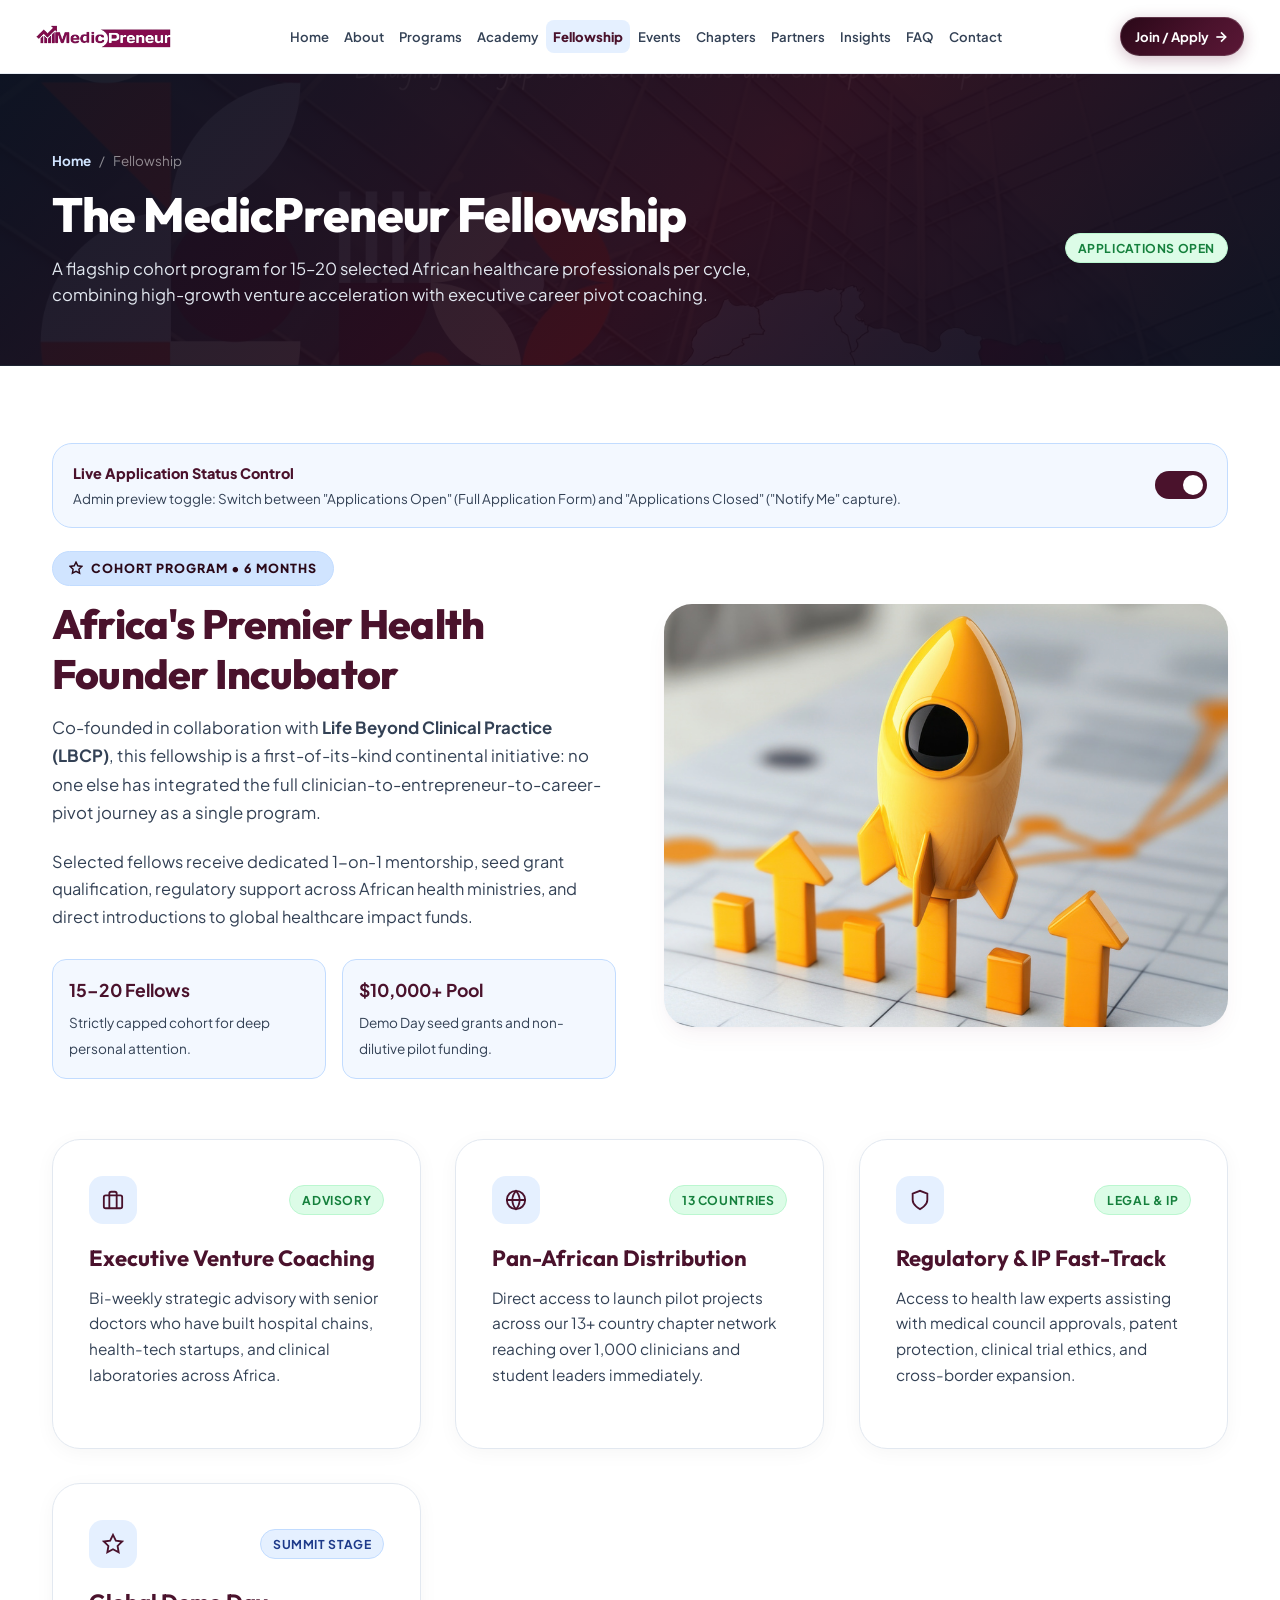
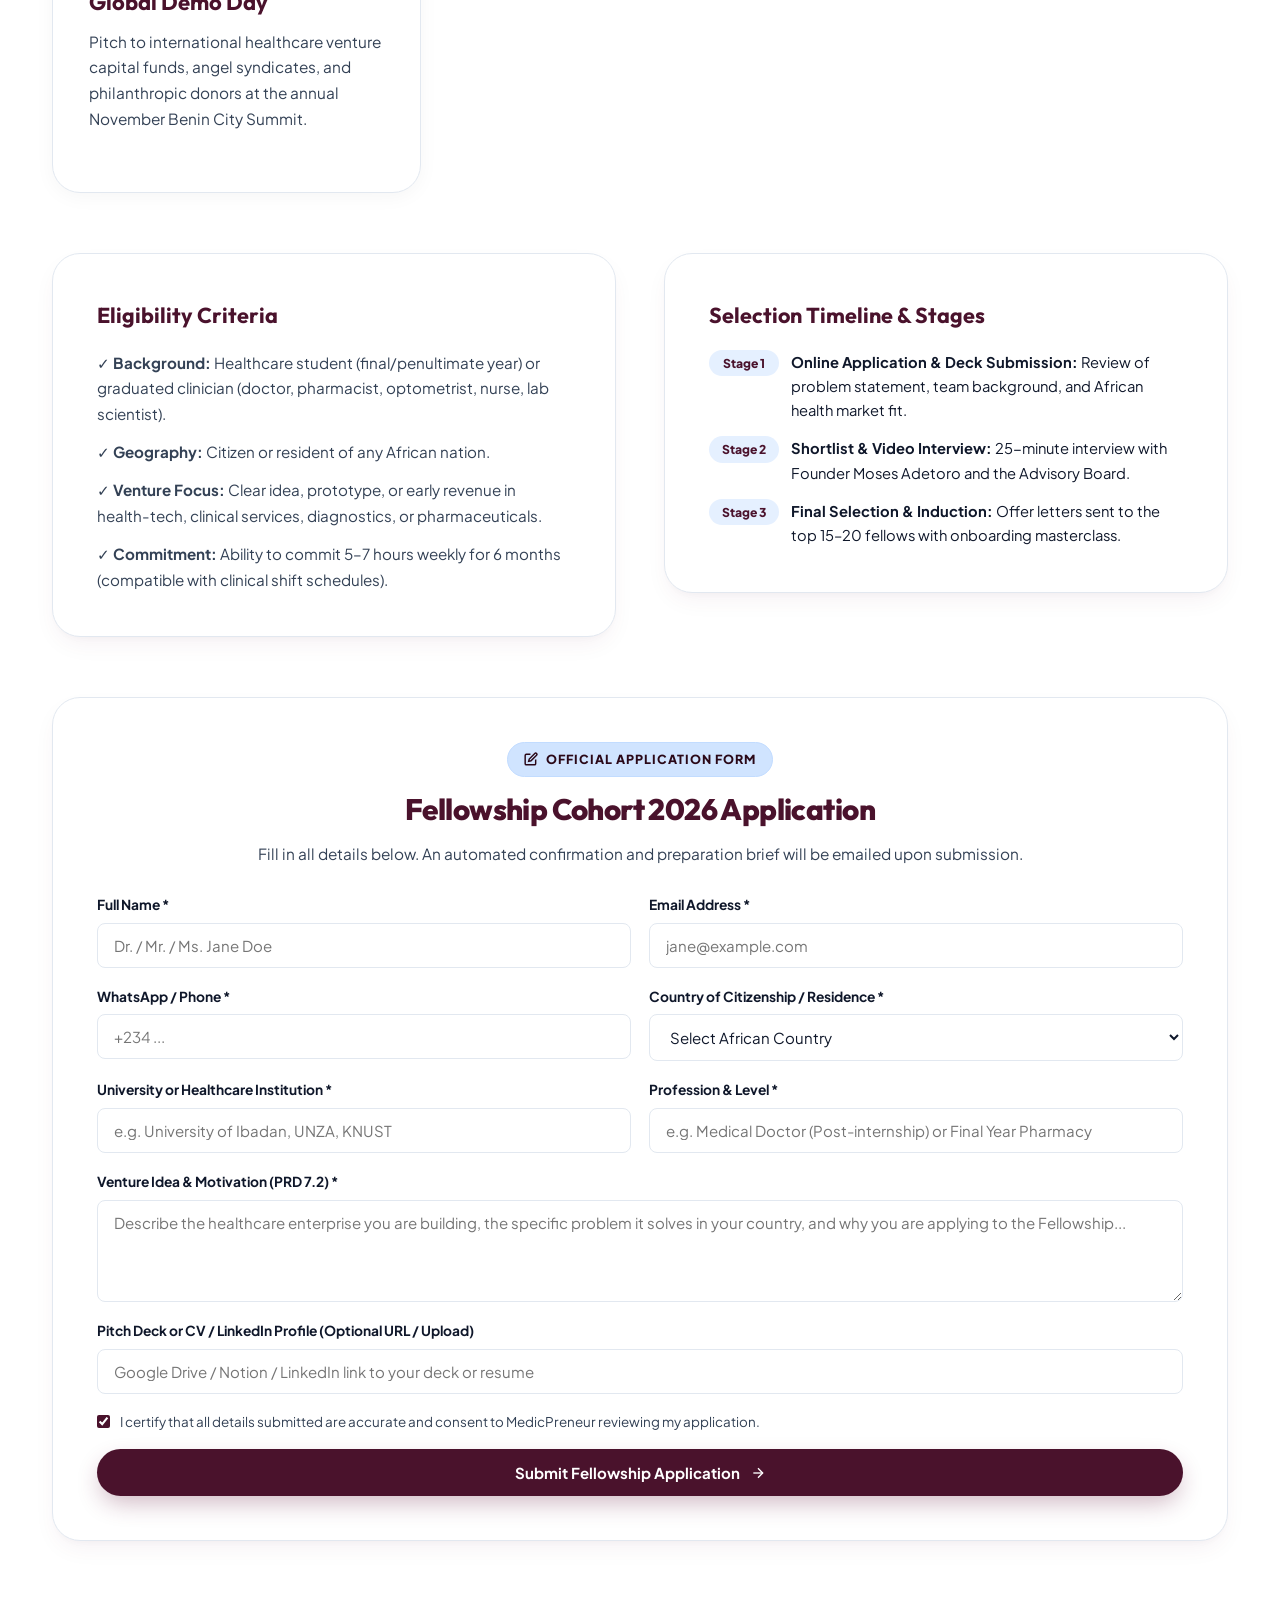
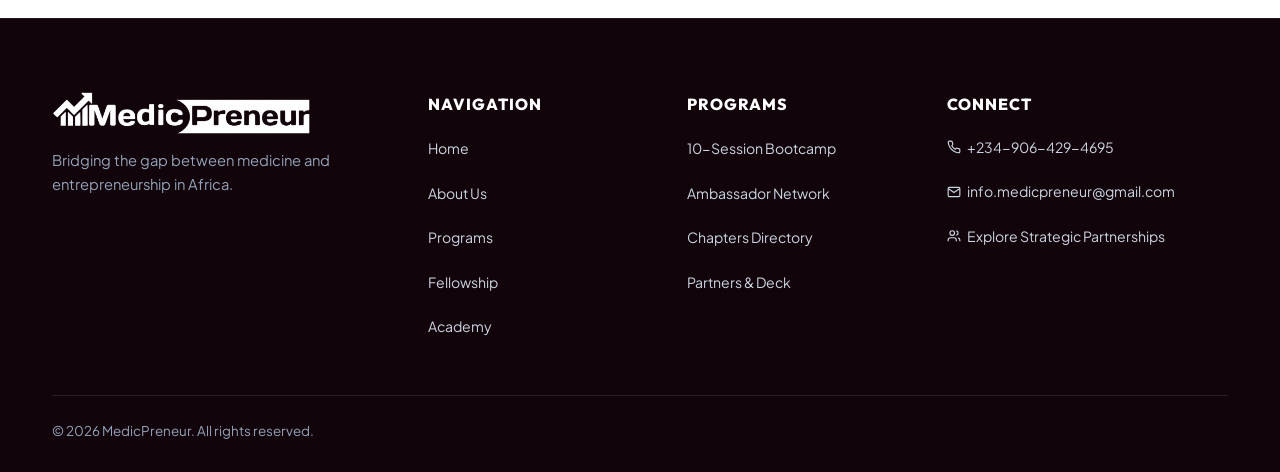
<file: fellowship.html>
<!DOCTYPE html>
<html lang="en">
<head>
  <meta charset="UTF-8">
  <meta name="viewport" content="width=device-width, initial-scale=1.0">
  <title>The MedicPreneur Fellowship | Elite Incubation for African Health Founders</title>
  <meta name="description" content="Apply for the MedicPreneur Fellowship: A premier 6-month venture acceleration and career pivot program for 15-20 top African healthcare innovators.">

  <!-- Google Fonts -->
  <link rel="preconnect" href="https://fonts.googleapis.com">
  <link rel="preconnect" href="https://fonts.gstatic.com" crossorigin>
  <link href="https://fonts.googleapis.com/css2?family=Outfit:wght@500;600;700;800&family=Plus+Jakarta+Sans:wght@400;500;600;700;800&display=swap" rel="stylesheet">

  <link rel="stylesheet" href="styles.css">
</head>
<body>
  <div id="scroll-progress" class="scroll-progress-bar" aria-hidden="true"></div>

  <!-- Header -->
  <header class="navbar-wrapper" id="site-header">
    <div class="navbar-container">
      <a href="index.html" class="navbar-brand" aria-label="MedicPreneur Home">
        <img src="assets/images/medicpreneur_logo_clean.png" alt="MedicPreneur Logo" class="brand-logo-img">
      </a>

      <nav class="navbar-links" aria-label="Main Navigation">
        <ul class="nav-menu">
          <li><a href="index.html" class="nav-item">Home</a></li>
          <li><a href="about.html" class="nav-item">About</a></li>
          <li><a href="programs.html" class="nav-item">Programs</a></li>
          <li><a href="academy.html" class="nav-item">Academy</a></li>
          <li><a href="fellowship.html" class="nav-item active">Fellowship</a></li>
          <li><a href="events.html" class="nav-item">Events</a></li>
          <li><a href="chapters.html" class="nav-item">Chapters</a></li>
          <li><a href="partners.html" class="nav-item">Partners</a></li>
          <li><a href="blog.html" class="nav-item">Insights</a></li>
          <li><a href="faq.html" class="nav-item">FAQ</a></li>
          <li><a href="contact.html" class="nav-item">Contact</a></li>
        </ul>
      </nav>

      <div class="navbar-controls">
        <a href="apply.html" class="global-cta-btn">
          <span>Join / Apply</span>
          <svg viewBox="0 0 24 24" width="16" height="16" stroke="currentColor" stroke-width="2.5" fill="none"><path d="M5 12h14"></path><path d="m12 5 7 7-7 7"></path></svg>
        </a>

        <button id="mobile-toggle-btn" class="mobile-toggle-btn" aria-label="Open Navigation Menu">
          <span class="nav-icon-bar"></span>
          <span class="nav-icon-bar"></span>
          <span class="nav-icon-bar"></span>
        </button>
      </div>
    </div>
  </header>

    <!-- Mobile Drawer -->
    <div id="mobile-nav-drawer" class="mobile-nav-drawer" aria-hidden="true">
      <div class="drawer-header-row">
        <img src="assets/images/medicpreneur_logo_clean.png" alt="MedicPreneur" class="drawer-brand-img">
        <button id="close-drawer-btn" class="drawer-close-btn">&times;</button>
      </div>

      <nav class="drawer-links-nav">
        <ul class="drawer-menu-list">
          <li><a href="index.html" class="drawer-link">Home</a></li>
          <li><a href="about.html" class="drawer-link">About Us &amp; Founder's Vision</a></li>
          <li><a href="programs.html" class="drawer-link">Programs &amp; Bootcamp</a></li>
          <li><a href="academy.html" class="drawer-link">MedicPreneur Academy</a></li>
          <li><a href="fellowship.html" class="drawer-link active">Fellowship Program</a></li>
          <li><a href="ambassadors.html" class="drawer-link">Ambassador Network</a></li>
          <li><a href="events.html" class="drawer-link">Events &amp; Webinars</a></li>
          <li><a href="chapters.html" class="drawer-link">African Country Chapters</a></li>
          <li><a href="partners.html" class="drawer-link">Partners &amp; Deck</a></li>
          <li><a href="blog.html" class="drawer-link">Insights &amp; Stories</a></li>
          <li><a href="faq.html" class="drawer-link">Frequently Asked Questions</a></li>
          <li><a href="contact.html" class="drawer-link">Contact &amp; Regional Hubs</a></li>
        </ul>
      </nav>

      <div class="drawer-footer-row">
        <a href="apply.html" class="btn btn-burgundy btn-full">Join the Community / Apply</a>
      </div>
      </div>
    </div>
    <div id="drawer-backdrop" class="drawer-backdrop"></div>

  <main>
    <!-- Page Hero Header -->
    <section class="page-hero-header">
      <div class="container">
        <ul class="breadcrumbs-list">
          <li><a href="index.html">Home</a></li>
          <li><span>/</span></li>
          <li><span>Fellowship</span></li>
        </ul>
        <div style="display: flex; align-items: center; justify-content: space-between; flex-wrap: wrap; gap: 14px;">
          <div>
            <h1 class="page-title">The MedicPreneur Fellowship</h1>
            <p class="page-subtitle">
              A flagship cohort program for 15&ndash;20 selected African healthcare professionals per cycle, combining high-growth venture acceleration with executive career pivot coaching.
            </p>
          </div>
          <div>
            <span id="fellowship-badge" class="status-badge open">Applications Open</span>
          </div>
        </div>
      </div>
    </section>

    <!-- ==============================================
         1. FELLOWSHIP OVERVIEW & BENEFITS (PRD 6.4)
         ============================================== -->
    <section class="section-spacing" style="background-color: #FFFFFF;">
      <div class="container">
        <!-- Live Admin Status Toggle (PRD 6.4 Requirement) -->
        <div class="status-toggle-card reveal-on-scroll">
          <div>
            <span class="switch-label">Live Application Status Control</span>
            <p style="font-size: 0.84rem; color: var(--text-secondary); margin-top: 2px;">
              Admin preview toggle: Switch between "Applications Open" (Full Application Form) and "Applications Closed" ("Notify Me" capture).
            </p>
          </div>
          <label class="status-switch">
            <input type="checkbox" id="fellowship-status-toggle" checked>
            <span class="slider-round"></span>
          </label>
        </div>

        <div class="responsive-grid-2" style="margin-bottom: 60px;">
          <div class="reveal-on-scroll">
            <span class="eyebrow-pill">
              <svg viewBox="0 0 24 24" width="14" height="14" stroke="currentColor" stroke-width="2.5" fill="none"><polygon points="12 2 15.09 8.26 22 9.27 17 14.14 18.18 21.02 12 17.77 5.82 21.02 7 14.14 2 9.27 8.91 8.26 12 2"></polygon></svg>
              <span>COHORT PROGRAM &bull; 6 MONTHS</span>
            </span>
            <h2 class="section-heading">Africa's Premier Health Founder Incubator</h2>
            <p style="font-size: 1.05rem; color: var(--text-secondary); line-height: 1.7; margin-bottom: 20px;">
              Co-founded in collaboration with <strong>Life Beyond Clinical Practice (LBCP)</strong>, this fellowship is a first-of-its-kind continental initiative: no one else has integrated the full clinician-to-entrepreneur-to-career-pivot journey as a single program.
            </p>
            <p style="font-size: 1.02rem; color: var(--text-secondary); line-height: 1.7; margin-bottom: 28px;">
              Selected fellows receive dedicated 1-on-1 mentorship, seed grant qualification, regulatory support across African health ministries, and direct introductions to global healthcare impact funds.
            </p>
            
            <div style="display: grid; grid-template-columns: 1fr 1fr; gap: 16px;">
              <div style="background: var(--blue-tint); padding: 16px; border-radius: var(--radius-md); border: 1px solid var(--border-blue);">
                <strong style="color: var(--burgundy-primary); display: block; font-size: 1.1rem; margin-bottom: 4px;">15&ndash;20 Fellows</strong>
                <span style="font-size: 0.85rem; color: var(--text-secondary);">Strictly capped cohort for deep personal attention.</span>
              </div>
              <div style="background: var(--blue-tint); padding: 16px; border-radius: var(--radius-md); border: 1px solid var(--border-blue);">
                <strong style="color: var(--burgundy-primary); display: block; font-size: 1.1rem; margin-bottom: 4px;">$10,000+ Pool</strong>
                <span style="font-size: 0.85rem; color: var(--text-secondary);">Demo Day seed grants and non-dilutive pilot funding.</span>
              </div>
            </div>
          </div>

          <div class="reveal-on-scroll">
            <img src="assets/extracted/page_6_img_1_X19.jpg" alt="MedicPreneur fellowship cohort training workshop" style="border-radius: var(--radius-xl); box-shadow: var(--shadow-card); width: 100%; display: block; aspect-ratio: 4/3; object-fit: cover;">
          </div>
        </div>

        <!-- 4 Pillars of Benefits -->
        <div class="what-we-do-grid" style="margin-bottom: 60px;">
          <div class="what-card reveal-on-scroll">
            <div class="what-card-header">
              <span class="icon-circle">
                <svg viewBox="0 0 24 24"><rect x="2" y="7" width="20" height="14" rx="2" ry="2"></rect><path d="M16 21V5a2 2 0 0 0-2-2h-4a2 2 0 0 0-2 2v16"></path></svg>
              </span>
              <span class="status-badge open">Advisory</span>
            </div>
            <h3>Executive Venture Coaching</h3>
            <p>Bi-weekly strategic advisory with senior doctors who have built hospital chains, health-tech startups, and clinical laboratories across Africa.</p>
          </div>

          <div class="what-card reveal-on-scroll">
            <div class="what-card-header">
              <span class="icon-circle">
                <svg viewBox="0 0 24 24"><circle cx="12" cy="12" r="10"></circle><line x1="2" y1="12" x2="22" y2="12"></line><path d="M12 2a15.3 15.3 0 0 1 4 10 15.3 15.3 0 0 1-4 10 15.3 15.3 0 0 1-4-10 15.3 15.3 0 0 1 4-10z"></path></svg>
              </span>
              <span class="status-badge open">13 Countries</span>
            </div>
            <h3>Pan-African Distribution</h3>
            <p>Direct access to launch pilot projects across our 13+ country chapter network reaching over 1,000 clinicians and student leaders immediately.</p>
          </div>

          <div class="what-card reveal-on-scroll">
            <div class="what-card-header">
              <span class="icon-circle">
                <svg viewBox="0 0 24 24"><path d="M12 22s8-4 8-10V5l-8-3-8 3v7c0 6 8 10 8 10z"></path></svg>
              </span>
              <span class="status-badge open">Legal &amp; IP</span>
            </div>
            <h3>Regulatory &amp; IP Fast-Track</h3>
            <p>Access to health law experts assisting with medical council approvals, patent protection, clinical trial ethics, and cross-border expansion.</p>
          </div>

          <div class="what-card reveal-on-scroll">
            <div class="what-card-header">
              <span class="icon-circle">
                <svg viewBox="0 0 24 24"><polygon points="12 2 15.09 8.26 22 9.27 17 14.14 18.18 21.02 12 17.77 5.82 21.02 7 14.14 2 9.27 8.91 8.26 12 2"></polygon></svg>
              </span>
              <span class="status-badge upcoming">Summit Stage</span>
            </div>
            <h3>Global Demo Day</h3>
            <p>Pitch to international healthcare venture capital funds, angel syndicates, and philanthropic donors at the annual November Benin City Summit.</p>
          </div>
        </div>

        <!-- Eligibility & Selection Timeline -->
        <div class="responsive-grid-2" style="align-items: start; margin-bottom: 60px;">
          <!-- Eligibility -->
          <div class="form-card-wrapper reveal-on-scroll">
            <h3 style="font-family: var(--font-display); font-size: 1.35rem; color: var(--burgundy-primary); margin-bottom: 16px;">
              Eligibility Criteria
            </h3>
            <ul style="font-size: 0.95rem; color: var(--text-secondary); line-height: 1.7; display: flex; flex-direction: column; gap: 12px;">
              <li>&check; <strong>Background:</strong> Healthcare student (final/penultimate year) or graduated clinician (doctor, pharmacist, optometrist, nurse, lab scientist).</li>
              <li>&check; <strong>Geography:</strong> Citizen or resident of any African nation.</li>
              <li>&check; <strong>Venture Focus:</strong> Clear idea, prototype, or early revenue in health-tech, clinical services, diagnostics, or pharmaceuticals.</li>
              <li>&check; <strong>Commitment:</strong> Ability to commit 5&ndash;7 hours weekly for 6 months (compatible with clinical shift schedules).</li>
            </ul>
          </div>

          <!-- Selection Process -->
          <div class="form-card-wrapper reveal-on-scroll">
            <h3 style="font-family: var(--font-display); font-size: 1.35rem; color: var(--burgundy-primary); margin-bottom: 16px;">
              Selection Timeline &amp; Stages
            </h3>
            <div style="display: flex; flex-direction: column; gap: 14px; font-size: 0.92rem;">
              <div style="display: flex; gap: 12px; align-items: start;">
                <span class="session-num" style="min-width: 70px; text-align: center;">Stage 1</span>
                <div><strong>Online Application &amp; Deck Submission:</strong> Review of problem statement, team background, and African health market fit.</div>
              </div>
              <div style="display: flex; gap: 12px; align-items: start;">
                <span class="session-num" style="min-width: 70px; text-align: center;">Stage 2</span>
                <div><strong>Shortlist &amp; Video Interview:</strong> 25-minute interview with Founder Moses Adetoro and the Advisory Board.</div>
              </div>
              <div style="display: flex; gap: 12px; align-items: start;">
                <span class="session-num" style="min-width: 70px; text-align: center;">Stage 3</span>
                <div><strong>Final Selection &amp; Induction:</strong> Offer letters sent to the top 15&ndash;20 fellows with onboarding masterclass.</div>
              </div>
            </div>
          </div>
        </div>

        <!-- ==============================================
             2. APPLICATION FORM (PRD 6.4 & 7.2)
             ============================================== -->
        <div id="fellowship-application-container">
          <!-- State A: Applications Open (Form) -->
          <div id="fellowship-open-container" class="form-card-wrapper reveal-on-scroll">
            <div style="text-align: center; margin-bottom: 28px;">
              <span class="eyebrow-pill">
                <svg viewBox="0 0 24 24" width="14" height="14" stroke="currentColor" stroke-width="2.5" fill="none"><path d="M11 4H4a2 2 0 0 0-2 2v14a2 2 0 0 0 2 2h14a2 2 0 0 0 2-2v-7"></path><path d="M18.5 2.5a2.121 2.121 0 0 1 3 3L12 15l-4 1 1-4 9.5-9.5z"></path></svg>
                <span>OFFICIAL APPLICATION FORM</span>
              </span>
              <h2 class="section-heading" style="font-size: 1.85rem;">Fellowship Cohort 2026 Application</h2>
              <p style="font-size: 0.96rem; color: var(--text-secondary);">
                Fill in all details below. An automated confirmation and preparation brief will be emailed upon submission.
              </p>
            </div>

            <form data-medic-form="application" class="modern-form">
              <!-- Anti-spam Honeypot -->
              <div class="honeypot-field" aria-hidden="true">
                <label for="fellow-trap">Leave empty</label>
                <input type="text" id="fellow-trap" name="trap_fellow" tabindex="-1">
              </div>

              <input type="hidden" name="program_target" value="MedicPreneur Fellowship">

              <div class="form-row-2">
                <div class="input-wrap">
                  <label for="fel-name">Full Name *</label>
                  <input type="text" id="fel-name" name="name" required placeholder="Dr. / Mr. / Ms. Jane Doe">
                </div>
                <div class="input-wrap">
                  <label for="fel-email">Email Address *</label>
                  <input type="email" id="fel-email" name="email" required placeholder="jane@example.com">
                </div>
              </div>

              <div class="form-row-2">
                <div class="input-wrap">
                  <label for="fel-phone">WhatsApp / Phone *</label>
                  <input type="tel" id="fel-phone" name="phone" required placeholder="+234 ...">
                </div>
                <div class="input-wrap">
                  <label for="fel-country">Country of Citizenship / Residence *</label>
                  <select id="fel-country" name="country" required>
                    <option value="" disabled selected>Select African Country</option>
                    <option value="Nigeria">Nigeria</option>
                    <option value="Ghana">Ghana</option>
                    <option value="Zambia">Zambia</option>
                    <option value="Kenya">Kenya</option>
                    <option value="South Africa">South Africa</option>
                    <option value="Ethiopia">Ethiopia</option>
                    <option value="Zimbabwe">Zimbabwe</option>
                    <option value="Tanzania">Tanzania</option>
                    <option value="Uganda">Uganda</option>
                    <option value="Cameroon">Cameroon</option>
                    <option value="Mozambique">Mozambique</option>
                    <option value="Egypt">Egypt</option>
                    <option value="Rwanda">Rwanda</option>
                    <option value="Other">Other African Country</option>
                  </select>
                </div>
              </div>

              <div class="form-row-2">
                <div class="input-wrap">
                  <label for="fel-inst">University or Healthcare Institution *</label>
                  <input type="text" id="fel-inst" name="institution" required placeholder="e.g. University of Ibadan, UNZA, KNUST">
                </div>
                <div class="input-wrap">
                  <label for="fel-level">Profession &amp; Level *</label>
                  <input type="text" id="fel-level" name="profession_level" required placeholder="e.g. Medical Doctor (Post-internship) or Final Year Pharmacy">
                </div>
              </div>

              <div class="input-wrap">
                <label for="fel-motivation">Venture Idea &amp; Motivation (PRD 7.2) *</label>
                <textarea id="fel-motivation" name="motivation" rows="4" required placeholder="Describe the healthcare enterprise you are building, the specific problem it solves in your country, and why you are applying to the Fellowship..."></textarea>
              </div>

              <div class="input-wrap">
                <label for="fel-file">Pitch Deck or CV / LinkedIn Profile (Optional URL / Upload)</label>
                <input type="text" id="fel-file" name="portfolio_url" placeholder="Google Drive / Notion / LinkedIn link to your deck or resume">
              </div>

              <div class="consent-check-row">
                <input type="checkbox" id="fel-consent" name="consent" required checked>
                <label for="fel-consent">
                  I certify that all details submitted are accurate and consent to MedicPreneur reviewing my application.
                </label>
              </div>

              <button type="submit" class="btn btn-burgundy btn-full">
                <span>Submit Fellowship Application</span>
                <svg viewBox="0 0 24 24" width="16" height="16" stroke="currentColor" stroke-width="2" fill="none"><path d="M5 12h14"></path><path d="m12 5 7 7-7 7"></path></svg>
              </button>
            </form>
          </div>

          <!-- State B: Applications Closed ("Notify Me" Capture, PRD 6.4) -->
          <div id="fellowship-closed-container" class="form-card-wrapper" style="display: none; text-align: center;">
            <span class="status-badge closed" style="margin-bottom: 16px;">Applications Currently Closed</span>
            <h2 class="section-heading" style="font-size: 1.8rem;">Admissions for This Cycle Are Closed</h2>
            <p style="font-size: 1rem; color: var(--text-secondary); max-width: 600px; margin: 0 auto 24px;">
              Applications for the current cohort cycle have concluded. Leave your email below to receive instant early-bird notifications when the next fellowship window unlocks.
            </p>

            <form data-medic-form="newsletter" style="max-width: 480px; margin: 0 auto; display: flex; flex-direction: column; gap: 14px;">
              <input type="email" name="notify_email" placeholder="Enter your email for priority alert" required style="padding: 13px 18px; border-radius: var(--radius-sm); border: 1.5px solid var(--border-light); font-size: 0.95rem;">
              <button type="submit" class="btn btn-burgundy">
                <span>Notify Me When Applications Reopen</span>
              </button>
            </form>
          </div>
        </div>
      </div>
    </section>
  </main>

  <!-- Modern Footer -->
  <footer class="modern-site-footer">
    <div class="container">
      <div class="footer-top-grid">
        <div class="footer-brand-col">
          <img src="assets/images/medicpreneur_logo_clean.png" alt="MedicPreneur" style="height: 44px; filter: brightness(0) invert(1);">
          <p>Bridging the gap between medicine and entrepreneurship in Africa.</p>
        </div>
        <div>
          <h4 class="footer-col-title">Navigation</h4>
          <ul class="footer-links-list">
            <li><a href="index.html">Home</a></li>
            <li><a href="about.html">About Us</a></li>
            <li><a href="programs.html">Programs</a></li>
            <li><a href="fellowship.html">Fellowship</a></li>
            <li><a href="academy.html">Academy</a></li>
          </ul>
        </div>
        <div>
          <h4 class="footer-col-title">Programs</h4>
          <ul class="footer-links-list">
            <li><a href="programs.html">10-Session Bootcamp</a></li>
            <li><a href="ambassadors.html">Ambassador Network</a></li>
            <li><a href="chapters.html">Chapters Directory</a></li>
            <li><a href="partners.html">Partners &amp; Deck</a></li>
          </ul>
        </div>
        <div>
          <h4 class="footer-col-title">Connect</h4>
          <ul class="footer-links-list">
            <li>
              <a href="tel:+2349064294695">
                <svg viewBox="0 0 24 24"><path d="M22 16.92v3a2 2 0 0 1-2.18 2 19.79 19.79 0 0 1-8.63-3.07 19.5 19.5 0 0 1-6-6 19.79 19.79 0 0 1-3.07-8.67A2 2 0 0 1 4.11 2h3a2 2 0 0 1 2 1.72 12.84 12.84 0 0 0 .7 2.81 2 2 0 0 1-.45 2.11L8.09 9.91a16 16 0 0 0 6 6l1.27-1.27a2 2 0 0 1 2.11-.45 12.84 12.84 0 0 0 2.81.7A2 2 0 0 1 22 16.92z"></path></svg>
                <span>+234-906-429-4695</span>
              </a>
            </li>
            <li>
              <a href="mailto:info.medicpreneur@gmail.com">
                <svg viewBox="0 0 24 24"><path d="M4 4h16c1.1 0 2 .9 2 2v12c0 1.1-.9 2-2 2H4c-1.1 0-2-.9-2-2V6c0-1.1.9-2 2-2z"></path><polyline points="22,6 12,13 2,6"></polyline></svg>
                <span>info.medicpreneur@gmail.com</span>
              </a>
            </li>
            <li>
              <a href="partners.html">
                <svg viewBox="0 0 24 24"><path d="M16 21v-2a4 4 0 0 0-4-4H6a4 4 0 0 0-4 4v2"></path><circle cx="9" cy="7" r="4"></circle><path d="M22 21v-2a4 4 0 0 0-3-3.87"></path><path d="M16 3.13a4 4 0 0 1 0 7.75"></path></svg>
                <span>Explore Strategic Partnerships</span>
              </a>
            </li>
          </ul>
        </div>
      </div>
      <div class="footer-bottom-row">
        <p>&copy; 2026 MedicPreneur. All rights reserved.</p>
      </div>
    </div>
  </footer>

  <script src="script.js"></script>
</body>
</html>
</file>
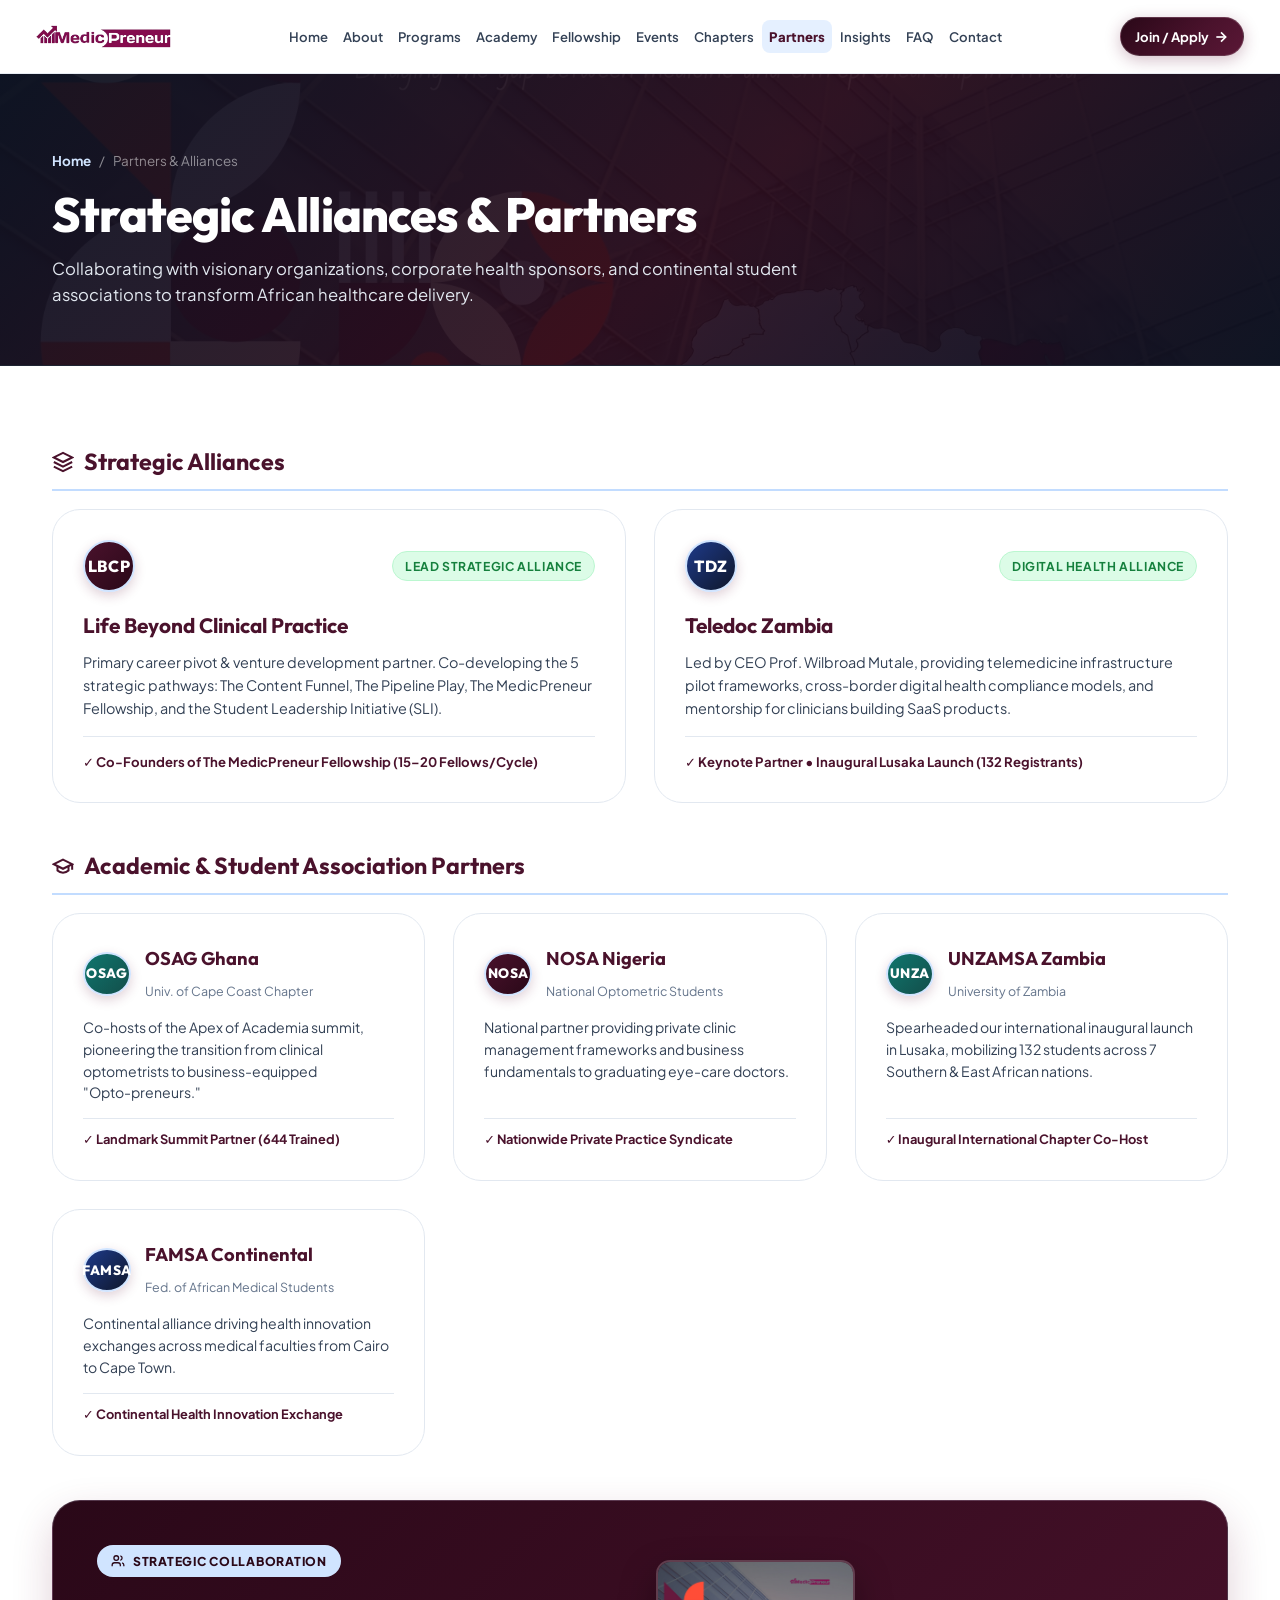
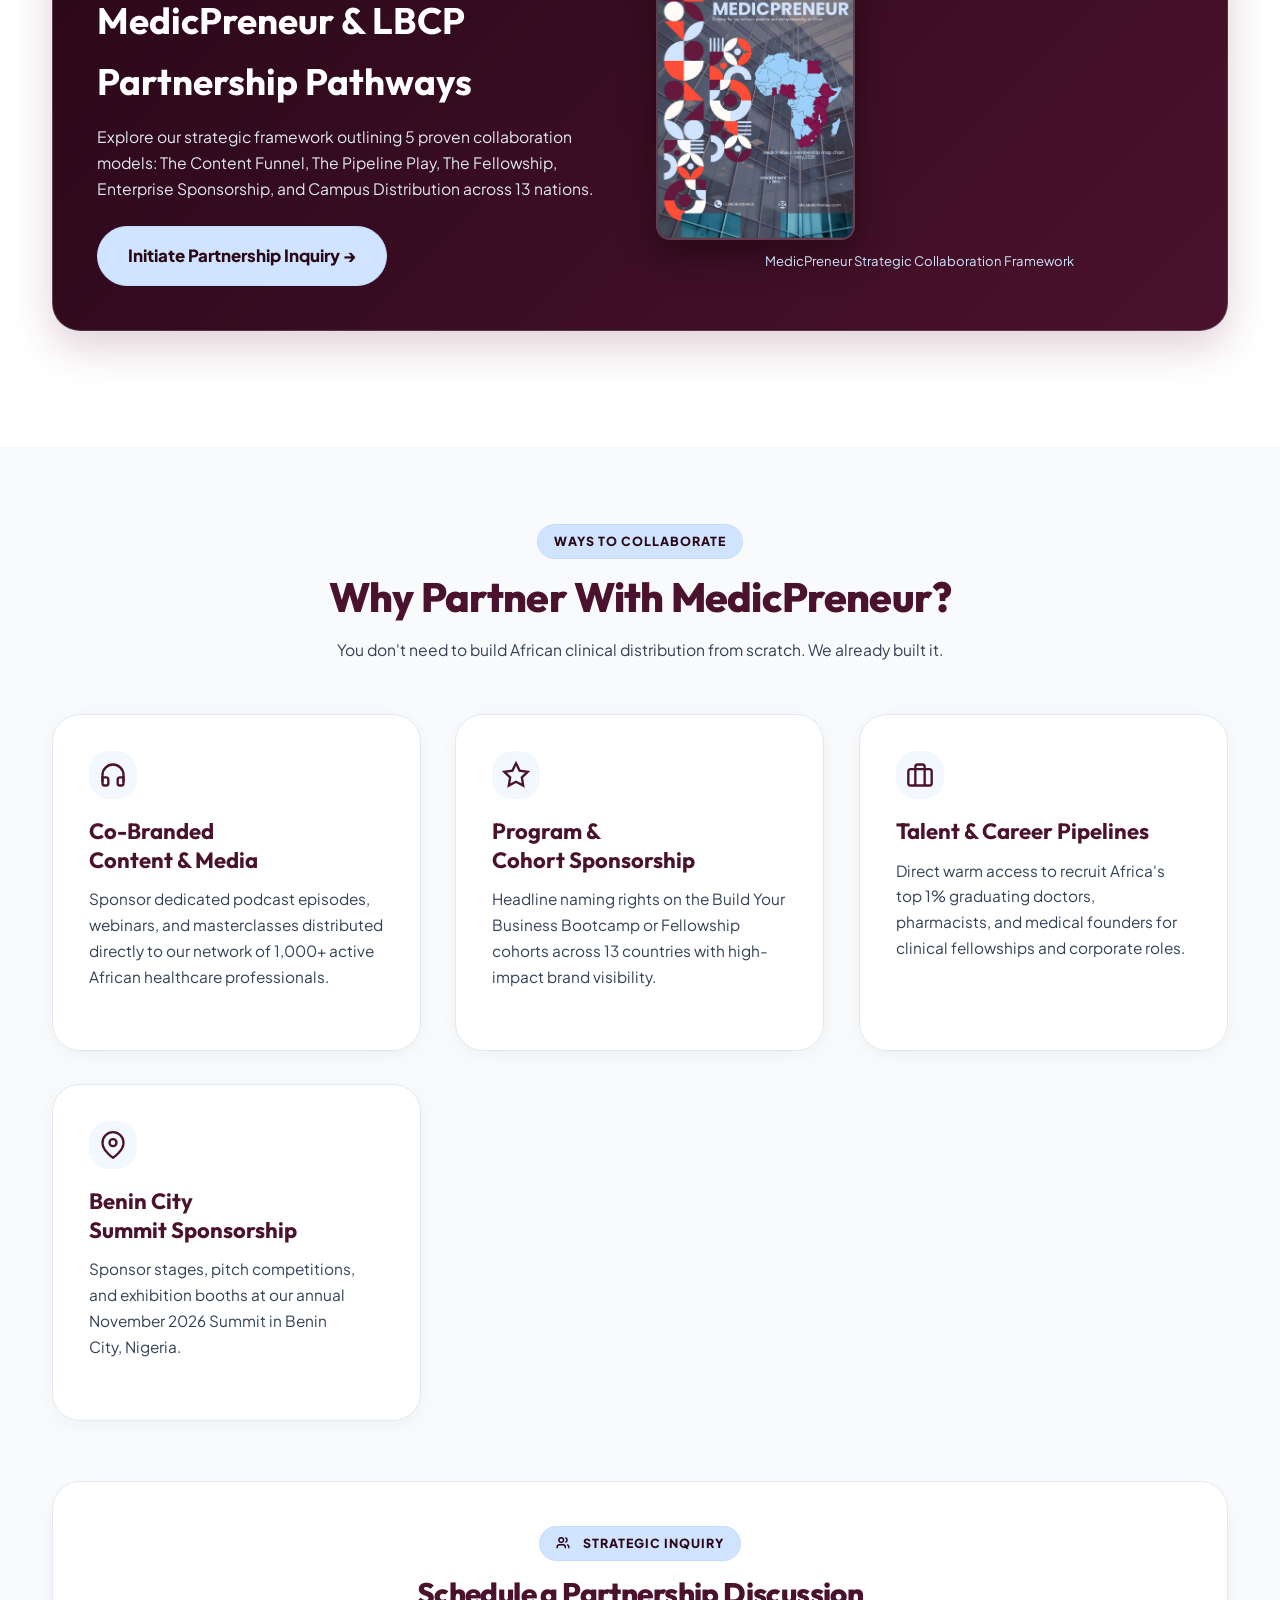
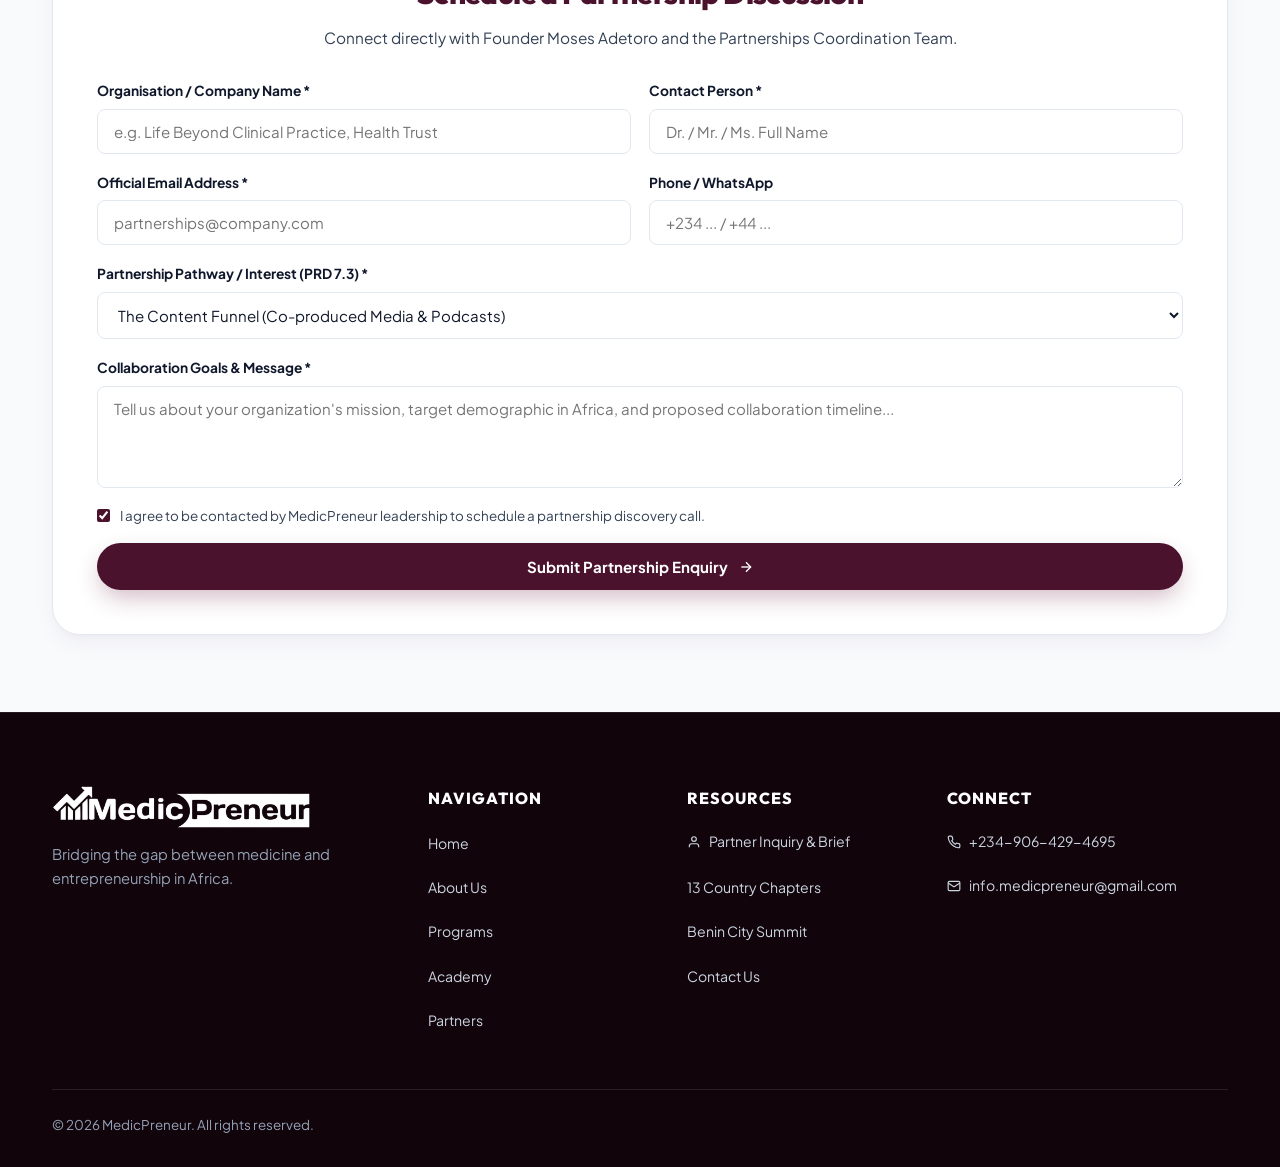
<file: partners.html>
<!DOCTYPE html>
<html lang="en">
<head>
  <meta charset="UTF-8">
  <meta name="viewport" content="width=device-width, initial-scale=1.0">
  <title>Partners &amp; Strategic Alliances | MedicPreneur</title>
  <meta name="description" content="Partner with MedicPreneur: Explore strategic collaboration pathways with Africa's fastest-growing healthcare entrepreneurship platform across 13 nations.">

  <!-- Google Fonts -->
  <link rel="preconnect" href="https://fonts.googleapis.com">
  <link rel="preconnect" href="https://fonts.gstatic.com" crossorigin>
  <link href="https://fonts.googleapis.com/css2?family=Outfit:wght@500;600;700;800&family=Plus+Jakarta+Sans:wght@400;500;600;700;800&display=swap" rel="stylesheet">

  <link rel="stylesheet" href="styles.css">
</head>
<body>
  <div id="scroll-progress" class="scroll-progress-bar" aria-hidden="true"></div>

  <!-- Header -->
  <header class="navbar-wrapper" id="site-header">
    <div class="navbar-container">
      <a href="index.html" class="navbar-brand" aria-label="MedicPreneur Home">
        <img src="assets/images/medicpreneur_logo_clean.png" alt="MedicPreneur Logo" class="brand-logo-img">
      </a>

      <nav class="navbar-links" aria-label="Main Navigation">
        <ul class="nav-menu">
          <li><a href="index.html" class="nav-item">Home</a></li>
          <li><a href="about.html" class="nav-item">About</a></li>
          <li><a href="programs.html" class="nav-item">Programs</a></li>
          <li><a href="academy.html" class="nav-item">Academy</a></li>
          <li><a href="fellowship.html" class="nav-item">Fellowship</a></li>
          <li><a href="events.html" class="nav-item">Events</a></li>
          <li><a href="chapters.html" class="nav-item">Chapters</a></li>
          <li><a href="partners.html" class="nav-item active">Partners</a></li>
          <li><a href="blog.html" class="nav-item">Insights</a></li>
          <li><a href="faq.html" class="nav-item">FAQ</a></li>
          <li><a href="contact.html" class="nav-item">Contact</a></li>
        </ul>
      </nav>

      <div class="navbar-controls">
        <a href="apply.html" class="global-cta-btn">
          <span>Join / Apply</span>
          <svg viewBox="0 0 24 24" width="16" height="16" stroke="currentColor" stroke-width="2.5" fill="none"><path d="M5 12h14"></path><path d="m12 5 7 7-7 7"></path></svg>
        </a>

        <button id="mobile-toggle-btn" class="mobile-toggle-btn" aria-label="Open Navigation Menu">
          <span class="nav-icon-bar"></span>
          <span class="nav-icon-bar"></span>
          <span class="nav-icon-bar"></span>
        </button>
      </div>
    </div>
  </header>

    <!-- Mobile Drawer -->
    <div id="mobile-nav-drawer" class="mobile-nav-drawer" aria-hidden="true">
      <div class="drawer-header-row">
        <img src="assets/images/medicpreneur_logo_clean.png" alt="MedicPreneur" class="drawer-brand-img">
        <button id="close-drawer-btn" class="drawer-close-btn">&times;</button>
      </div>

      <nav class="drawer-links-nav">
        <ul class="drawer-menu-list">
          <li><a href="index.html" class="drawer-link">Home</a></li>
          <li><a href="about.html" class="drawer-link">About Us &amp; Founder's Vision</a></li>
          <li><a href="programs.html" class="drawer-link">Programs &amp; Bootcamp</a></li>
          <li><a href="academy.html" class="drawer-link">MedicPreneur Academy</a></li>
          <li><a href="fellowship.html" class="drawer-link">Fellowship Program</a></li>
          <li><a href="ambassadors.html" class="drawer-link">Ambassador Network</a></li>
          <li><a href="events.html" class="drawer-link">Events &amp; Webinars</a></li>
          <li><a href="chapters.html" class="drawer-link">African Country Chapters</a></li>
          <li><a href="partners.html" class="drawer-link active">Partners &amp; Deck</a></li>
          <li><a href="blog.html" class="drawer-link">Insights &amp; Stories</a></li>
          <li><a href="faq.html" class="drawer-link">Frequently Asked Questions</a></li>
          <li><a href="contact.html" class="drawer-link">Contact &amp; Regional Hubs</a></li>
        </ul>
      </nav>

      <div class="drawer-footer-row">
        <a href="apply.html" class="btn btn-burgundy btn-full">Join the Community / Apply</a>
      </div>
      </div>
    </div>
    <div id="drawer-backdrop" class="drawer-backdrop"></div>

  <main>
    <!-- Page Hero Header -->
    <section class="page-hero-header">
      <div class="container">
        <ul class="breadcrumbs-list">
          <li><a href="index.html">Home</a></li>
          <li><span>/</span></li>
          <li><span>Partners &amp; Alliances</span></li>
        </ul>
        <h1 class="page-title">Strategic Alliances &amp; Partners</h1>
        <p class="page-subtitle">
          Collaborating with visionary organizations, corporate health sponsors, and continental student associations to transform African healthcare delivery.
        </p>
      </div>
    </section>

    <!-- ==============================================
         1. PARTNERS GROUPED BY TIER (PRD 6.9: Strategic, Sponsor, Community, Academic)
         ============================================== -->
    <section class="section-spacing" style="background-color: #FFFFFF;">
      <div class="container">
        <!-- Tier 1: Strategic Partners -->
        <div class="partner-tier-group reveal-on-scroll">
          <h2 class="partner-tier-title" style="display: flex; align-items: center; gap: 10px;">
            <svg viewBox="0 0 24 24" width="22" height="22" stroke="var(--burgundy-primary)" stroke-width="2.2" fill="none"><polygon points="12 2 2 7 12 12 22 7 12 2"></polygon><polyline points="2 17 12 22 22 17"></polyline><polyline points="2 12 12 17 22 12"></polyline></svg>
            <span>Strategic Alliances</span>
          </h2>
          <div class="partner-tier-grid">
            <div class="partner-tier-card">
              <div style="display: flex; align-items: center; justify-content: space-between; margin-bottom: 16px;">
                <div class="avatar-badge-initials" style="width: 52px; height: 52px; font-size: 1rem;">LBCP</div>
                <span class="status-badge open">Lead Strategic Alliance</span>
              </div>
              <h3 style="font-family: var(--font-display); font-size: 1.3rem; color: var(--burgundy-primary); margin-bottom: 8px;">Life Beyond Clinical Practice</h3>
              <p style="font-size: 0.9rem; color: var(--text-secondary); line-height: 1.6; margin-bottom: 16px; flex-grow: 1;">
                Primary career pivot &amp; venture development partner. Co-developing the 5 strategic pathways: The Content Funnel, The Pipeline Play, The MedicPreneur Fellowship, and the Student Leadership Initiative (SLI).
              </p>
              <div style="padding-top: 14px; border-top: 1px solid var(--border-light); font-size: 0.82rem; color: var(--burgundy-primary); font-weight: 700;">
                &check; Co-Founders of The MedicPreneur Fellowship (15&ndash;20 Fellows/Cycle)
              </div>
            </div>

            <div class="partner-tier-card">
              <div style="display: flex; align-items: center; justify-content: space-between; margin-bottom: 16px;">
                <div class="avatar-badge-initials blue-bg" style="width: 52px; height: 52px; font-size: 1rem;">TDZ</div>
                <span class="status-badge open">Digital Health Alliance</span>
              </div>
              <h3 style="font-family: var(--font-display); font-size: 1.3rem; color: var(--burgundy-primary); margin-bottom: 8px;">Teledoc Zambia</h3>
              <p style="font-size: 0.9rem; color: var(--text-secondary); line-height: 1.6; margin-bottom: 16px; flex-grow: 1;">
                Led by CEO Prof. Wilbroad Mutale, providing telemedicine infrastructure pilot frameworks, cross-border digital health compliance models, and mentorship for clinicians building SaaS products.
              </p>
              <div style="padding-top: 14px; border-top: 1px solid var(--border-light); font-size: 0.82rem; color: var(--burgundy-primary); font-weight: 700;">
                &check; Keynote Partner &bull; Inaugural Lusaka Launch (132 Registrants)
              </div>
            </div>
          </div>
        </div>

        <!-- Tier 2: Academic & Student Associations -->
        <div class="partner-tier-group reveal-on-scroll">
          <h2 class="partner-tier-title" style="display: flex; align-items: center; gap: 10px;">
            <svg viewBox="0 0 24 24" width="22" height="22" stroke="var(--burgundy-primary)" stroke-width="2.2" fill="none"><path d="M22 10v6M2 10l10-5 10 5-10 5z"></path><path d="M6 12v5c3 3 9 3 12 0v-5"></path></svg>
            <span>Academic &amp; Student Association Partners</span>
          </h2>
          <div class="partner-tier-grid">
            <div class="partner-tier-card">
              <div style="display: flex; align-items: center; gap: 14px; margin-bottom: 14px;">
                <div class="avatar-badge-initials teal-bg" style="width: 44px; height: 44px; font-size: 0.85rem;">OSAG</div>
                <div>
                  <h3 style="font-family: var(--font-display); font-size: 1.15rem; color: var(--burgundy-primary); margin-bottom: 2px;">OSAG Ghana</h3>
                  <span style="font-size: 0.78rem; color: var(--text-muted);">Univ. of Cape Coast Chapter</span>
                </div>
              </div>
              <p style="font-size: 0.88rem; color: var(--text-secondary); line-height: 1.55; margin-bottom: 14px; flex-grow: 1;">
                Co-hosts of the Apex of Academia summit, pioneering the transition from clinical optometrists to business-equipped "Opto-preneurs."
              </p>
              <div style="font-size: 0.8rem; color: var(--burgundy-primary); font-weight: 700; padding-top: 10px; border-top: 1px solid var(--border-light);">
                &check; Landmark Summit Partner (644 Trained)
              </div>
            </div>

            <div class="partner-tier-card">
              <div style="display: flex; align-items: center; gap: 14px; margin-bottom: 14px;">
                <div class="avatar-badge-initials" style="width: 44px; height: 44px; font-size: 0.85rem;">NOSA</div>
                <div>
                  <h3 style="font-family: var(--font-display); font-size: 1.15rem; color: var(--burgundy-primary); margin-bottom: 2px;">NOSA Nigeria</h3>
                  <span style="font-size: 0.78rem; color: var(--text-muted);">National Optometric Students</span>
                </div>
              </div>
              <p style="font-size: 0.88rem; color: var(--text-secondary); line-height: 1.55; margin-bottom: 14px; flex-grow: 1;">
                National partner providing private clinic management frameworks and business fundamentals to graduating eye-care doctors.
              </p>
              <div style="font-size: 0.8rem; color: var(--burgundy-primary); font-weight: 700; padding-top: 10px; border-top: 1px solid var(--border-light);">
                &check; Nationwide Private Practice Syndicate
              </div>
            </div>

            <div class="partner-tier-card">
              <div style="display: flex; align-items: center; gap: 14px; margin-bottom: 14px;">
                <div class="avatar-badge-initials teal-bg" style="width: 44px; height: 44px; font-size: 0.85rem;">UNZA</div>
                <div>
                  <h3 style="font-family: var(--font-display); font-size: 1.15rem; color: var(--burgundy-primary); margin-bottom: 2px;">UNZAMSA Zambia</h3>
                  <span style="font-size: 0.78rem; color: var(--text-muted);">University of Zambia</span>
                </div>
              </div>
              <p style="font-size: 0.88rem; color: var(--text-secondary); line-height: 1.55; margin-bottom: 14px; flex-grow: 1;">
                Spearheaded our international inaugural launch in Lusaka, mobilizing 132 students across 7 Southern &amp; East African nations.
              </p>
              <div style="font-size: 0.8rem; color: var(--burgundy-primary); font-weight: 700; padding-top: 10px; border-top: 1px solid var(--border-light);">
                &check; Inaugural International Chapter Co-Host
              </div>
            </div>

            <div class="partner-tier-card">
              <div style="display: flex; align-items: center; gap: 14px; margin-bottom: 14px;">
                <div class="avatar-badge-initials blue-bg" style="width: 44px; height: 44px; font-size: 0.85rem;">FAMSA</div>
                <div>
                  <h3 style="font-family: var(--font-display); font-size: 1.15rem; color: var(--burgundy-primary); margin-bottom: 2px;">FAMSA Continental</h3>
                  <span style="font-size: 0.78rem; color: var(--text-muted);">Fed. of African Medical Students</span>
                </div>
              </div>
              <p style="font-size: 0.88rem; color: var(--text-secondary); line-height: 1.55; margin-bottom: 14px; flex-grow: 1;">
                Continental alliance driving health innovation exchanges across medical faculties from Cairo to Cape Town.
              </p>
              <div style="font-size: 0.8rem; color: var(--burgundy-primary); font-weight: 700; padding-top: 10px; border-top: 1px solid var(--border-light);">
                &check; Continental Health Innovation Exchange
              </div>
            </div>
          </div>
        </div>

        <!-- Strategic Collaboration Pathways Card -->
        <div class="deck-download-card reveal-on-scroll" style="margin: 40px 0;">
          <div class="responsive-grid-2" style="align-items: center; gap: 32px;">
            <div>
              <span class="flagship-eyebrow" style="background-color: var(--blue-light); color: var(--burgundy-deep);">
                <svg viewBox="0 0 24 24" width="14" height="14" stroke="currentColor" stroke-width="2.5" fill="none"><path d="M16 21v-2a4 4 0 0 0-4-4H6a4 4 0 0 0-4 4v2"></path><circle cx="9" cy="7" r="4"></circle><path d="M22 21v-2a4 4 0 0 0-3-3.87"></path><path d="M16 3.13a4 4 0 0 1 0 7.75"></path></svg>
                STRATEGIC COLLABORATION
              </span>
              <h2 style="font-family: var(--font-display); font-size: clamp(1.8rem, 3vw, 2.3rem); margin-bottom: 12px; color: #FFFFFF;">
                MedicPreneur &amp; LBCP Partnership Pathways
              </h2>
              <p style="color: #E2E8F0; font-size: 0.98rem; line-height: 1.65; margin-bottom: 24px;">
                Explore our strategic framework outlining 5 proven collaboration models: The Content Funnel, The Pipeline Play, The Fellowship, Enterprise Sponsorship, and Campus Distribution across 13 nations.
              </p>
              <div>
                <a href="#partner-inquiry" class="btn btn-light-blue" style="font-size: 1.05rem; padding: 15px 30px;">
                  <span>Initiate Partnership Inquiry &rarr;</span>
                </a>
              </div>
            </div>
            <div style="text-align: center;">
              <img src="assets/images/clean_seamless_cover.jpg" alt="Partnership Framework" style="max-height: 280px; width: auto; max-width: 100%; border-radius: var(--radius-md); box-shadow: 0 15px 35px rgba(0,0,0,0.35); border: 2px solid rgba(255,255,255,0.2);">
              <span style="display: block; font-size: 0.82rem; color: var(--blue-light); margin-top: 10px;">MedicPreneur Strategic Collaboration Framework</span>
            </div>
          </div>
        </div>
      </div>
    </section>

    <!-- ==============================================
         2. PARTNER WITH US: WHY & WAYS TO PARTNER (PRD 6.9)
         ============================================== -->
    <section class="section-spacing" style="background-color: var(--bg-main);">
      <div class="container">
        <div class="section-title-wrap text-center reveal-on-scroll">
          <span class="eyebrow-pill">WAYS TO COLLABORATE</span>
          <h2 class="section-heading">Why Partner With MedicPreneur?</h2>
          <p class="section-desc">You don't need to build African clinical distribution from scratch. We already built it.</p>
        </div>

        <div class="what-we-do-grid" style="margin-bottom: 60px;">
          <!-- Model 1 -->
          <div class="what-card reveal-on-scroll">
            <div class="what-icon-wrap">
              <svg viewBox="0 0 24 24" width="28" height="28" stroke="var(--burgundy-primary)" stroke-width="2" fill="none"><path d="M3 18v-6a9 9 0 0 1 18 0v6"></path><path d="M21 19a2 2 0 0 1-2 2h-1a2 2 0 0 1-2-2v-3a2 2 0 0 1 2-2h3zM3 19a2 2 0 0 0 2 2h1a2 2 0 0 0 2-2v-3a2 2 0 0 0-2-2H3z"></path></svg>
            </div>
            <h3>Co-Branded Content &amp; Media</h3>
            <p>
              Sponsor dedicated podcast episodes, webinars, and masterclasses distributed directly to our network of 1,000+ active African healthcare professionals.
            </p>
          </div>

          <!-- Model 2 -->
          <div class="what-card reveal-on-scroll">
            <div class="what-icon-wrap">
              <svg viewBox="0 0 24 24" width="28" height="28" stroke="var(--burgundy-primary)" stroke-width="2" fill="none"><polygon points="12 2 15.09 8.26 22 9.27 17 14.14 18.18 21.02 12 17.77 5.82 21.02 7 14.14 2 9.27 8.91 8.26 12 2"></polygon></svg>
            </div>
            <h3>Program &amp; Cohort Sponsorship</h3>
            <p>
              Headline naming rights on the Build Your Business Bootcamp or Fellowship cohorts across 13 countries with high-impact brand visibility.
            </p>
          </div>

          <!-- Model 3 -->
          <div class="what-card reveal-on-scroll">
            <div class="what-icon-wrap">
              <svg viewBox="0 0 24 24" width="28" height="28" stroke="var(--burgundy-primary)" stroke-width="2" fill="none"><rect x="2" y="7" width="20" height="14" rx="2" ry="2"></rect><path d="M16 21V5a2 2 0 0 0-2-2h-4a2 2 0 0 0-2 2v16"></path></svg>
            </div>
            <h3>Talent &amp; Career Pipelines</h3>
            <p>
              Direct warm access to recruit Africa's top 1% graduating doctors, pharmacists, and medical founders for clinical fellowships and corporate roles.
            </p>
          </div>

          <!-- Model 4 -->
          <div class="what-card reveal-on-scroll">
            <div class="what-icon-wrap">
              <svg viewBox="0 0 24 24" width="28" height="28" stroke="var(--burgundy-primary)" stroke-width="2" fill="none"><path d="M21 10c0 7-9 13-9 13s-9-6-9-13a9 9 0 0 1 18 0z"></path><circle cx="12" cy="10" r="3"></circle></svg>
            </div>
            <h3>Benin City Summit Sponsorship</h3>
            <p>
              Sponsor stages, pitch competitions, and exhibition booths at our annual November 2026 Summit in Benin City, Nigeria.
            </p>
          </div>
        </div>

        <!-- ==============================================
             3. PARTNERSHIP ENQUIRY FORM (PRD 6.9 & 7.3)
             ============================================== -->
        <div id="enquiry" class="form-card-wrapper reveal-on-scroll">
          <div style="text-align: center; margin-bottom: 30px;">
            <span class="eyebrow-pill">
              <svg viewBox="0 0 24 24" width="14" height="14" stroke="currentColor" stroke-width="2.5" fill="none" style="vertical-align: middle; margin-right: 5px;"><path d="M16 21v-2a4 4 0 0 0-4-4H6a4 4 0 0 0-4 4v2"></path><circle cx="9" cy="7" r="4"></circle><path d="M22 21v-2a4 4 0 0 0-3-3.87"></path><path d="M16 3.13a4 4 0 0 1 0 7.75"></path></svg>
              STRATEGIC INQUIRY
            </span>
            <h2 class="section-heading" style="font-size: 1.85rem;">Schedule a Partnership Discussion</h2>
            <p style="font-size: 0.96rem; color: var(--text-secondary);">
              Connect directly with Founder Moses Adetoro and the Partnerships Coordination Team.
            </p>
          </div>

          <form data-medic-form="partnership" class="modern-form">
            <!-- Anti-spam Honeypot -->
            <div class="honeypot-field" aria-hidden="true">
              <label for="partner-trap">Leave empty</label>
              <input type="text" id="partner-trap" name="trap_partner" tabindex="-1">
            </div>

            <div class="form-row-2">
              <div class="input-wrap">
                <label for="prt-org">Organisation / Company Name *</label>
                <input type="text" id="prt-org" name="organization" required placeholder="e.g. Life Beyond Clinical Practice, Health Trust">
              </div>
              <div class="input-wrap">
                <label for="prt-contact">Contact Person *</label>
                <input type="text" id="prt-contact" name="contact_person" required placeholder="Dr. / Mr. / Ms. Full Name">
              </div>
            </div>

            <div class="form-row-2">
              <div class="input-wrap">
                <label for="prt-email">Official Email Address *</label>
                <input type="email" id="prt-email" name="email" required placeholder="partnerships@company.com">
              </div>
              <div class="input-wrap">
                <label for="prt-phone">Phone / WhatsApp</label>
                <input type="tel" id="prt-phone" name="phone" placeholder="+234 ... / +44 ...">
              </div>
            </div>

            <div class="input-wrap">
              <label for="prt-interest">Partnership Pathway / Interest (PRD 7.3) *</label>
              <select id="prt-interest" name="interest" required>
                <option value="The Content Funnel">The Content Funnel (Co-produced Media &amp; Podcasts)</option>
                <option value="The Pipeline Play">The Pipeline Play (Programmatic Cohort Sponsorship)</option>
                <option value="The MedicPreneur Fellowship">The MedicPreneur Fellowship (Headline Co-Branding)</option>
                <option value="Health Enterprise Development">Health Enterprise Development Co-Sponsorship</option>
                <option value="Student Leadership Initiative">Student Leadership Initiative (SLI)</option>
                <option value="Benin City Summit 2026">Benin City Annual Summit 2026 Sponsorship</option>
                <option value="Academic Association Alliance">Academic / Student Association Alliance</option>
                <option value="Other Strategic Exploration">Other Strategic Collaboration</option>
              </select>
            </div>

            <div class="input-wrap">
              <label for="prt-msg">Collaboration Goals &amp; Message *</label>
              <textarea id="prt-msg" name="message" rows="4" required placeholder="Tell us about your organization's mission, target demographic in Africa, and proposed collaboration timeline..."></textarea>
            </div>

            <div class="consent-check-row">
              <input type="checkbox" id="prt-consent" name="consent" required checked>
              <label for="prt-consent">
                I agree to be contacted by MedicPreneur leadership to schedule a partnership discovery call.
              </label>
            </div>

            <button type="submit" class="btn btn-burgundy btn-full">
              <span>Submit Partnership Enquiry</span>
              <svg viewBox="0 0 24 24" width="16" height="16" stroke="currentColor" stroke-width="2" fill="none"><path d="M5 12h14"></path><path d="m12 5 7 7-7 7"></path></svg>
            </button>
          </form>
        </div>
      </div>
    </section>
  </main>

  <!-- Modern Footer -->
  <footer class="modern-site-footer">
    <div class="container">
      <div class="footer-top-grid">
        <div class="footer-brand-col">
          <img src="assets/images/medicpreneur_logo_clean.png" alt="MedicPreneur" style="height: 44px; filter: brightness(0) invert(1);">
          <p>Bridging the gap between medicine and entrepreneurship in Africa.</p>
        </div>
        <div>
          <h4 class="footer-col-title">Navigation</h4>
          <ul class="footer-links-list">
            <li><a href="index.html">Home</a></li>
            <li><a href="about.html">About Us</a></li>
            <li><a href="programs.html">Programs</a></li>
            <li><a href="academy.html">Academy</a></li>
            <li><a href="partners.html">Partners</a></li>
          </ul>
        </div>
        <div>
          <h4 class="footer-col-title">Resources</h4>
          <ul class="footer-links-list">
            <li>
              <a href="contact.html" style="display: inline-flex; align-items: center; gap: 8px;">
                <svg viewBox="0 0 24 24" width="16" height="16" stroke="currentColor" stroke-width="2" fill="none"><path d="M20 21v-2a4 4 0 0 0-4-4H8a4 4 0 0 0-4 4v2"></path><circle cx="12" cy="7" r="4"></circle></svg>
                <span>Partner Inquiry &amp; Brief</span>
              </a>
            </li>
            <li><a href="chapters.html">13 Country Chapters</a></li>
            <li><a href="events.html">Benin City Summit</a></li>
            <li><a href="contact.html">Contact Us</a></li>
          </ul>
        </div>
        <div>
          <h4 class="footer-col-title">Connect</h4>
          <ul class="footer-links-list">
            <li>
              <a href="tel:+2349064294695" style="display: inline-flex; align-items: center; gap: 8px;">
                <svg viewBox="0 0 24 24" width="16" height="16" stroke="currentColor" stroke-width="2" fill="none"><path d="M22 16.92v3a2 2 0 0 1-2.18 2 19.79 19.79 0 0 1-8.63-3.07 19.5 19.5 0 0 1-6-6 19.79 19.79 0 0 1-3.07-8.67A2 2 0 0 1 4.11 2h3a2 2 0 0 1 2 1.72 12.84 12.84 0 0 0 .7 2.81 2 2 0 0 1-.45 2.11L8.09 9.91a16 16 0 0 0 6 6l1.27-1.27a2 2 0 0 1 2.11-.45 12.84 12.84 0 0 0 2.81.7A2 2 0 0 1 22 16.92z"></path></svg>
                <span>+234-906-429-4695</span>
              </a>
            </li>
            <li>
              <a href="mailto:info.medicpreneur@gmail.com" style="display: inline-flex; align-items: center; gap: 8px;">
                <svg viewBox="0 0 24 24" width="16" height="16" stroke="currentColor" stroke-width="2" fill="none"><rect width="20" height="16" x="2" y="4" rx="2"></rect><path d="m22 7-8.97 5.7a1.94 1.94 0 0 1-2.06 0L2 7"></path></svg>
                <span>info.medicpreneur@gmail.com</span>
              </a>
            </li>
          </ul>
        </div>
      </div>
      <div class="footer-bottom-row">
        <p>&copy; 2026 MedicPreneur. All rights reserved.</p>
      </div>
    </div>
  </footer>

  <script src="script.js"></script>
</body>
</html>
</file>
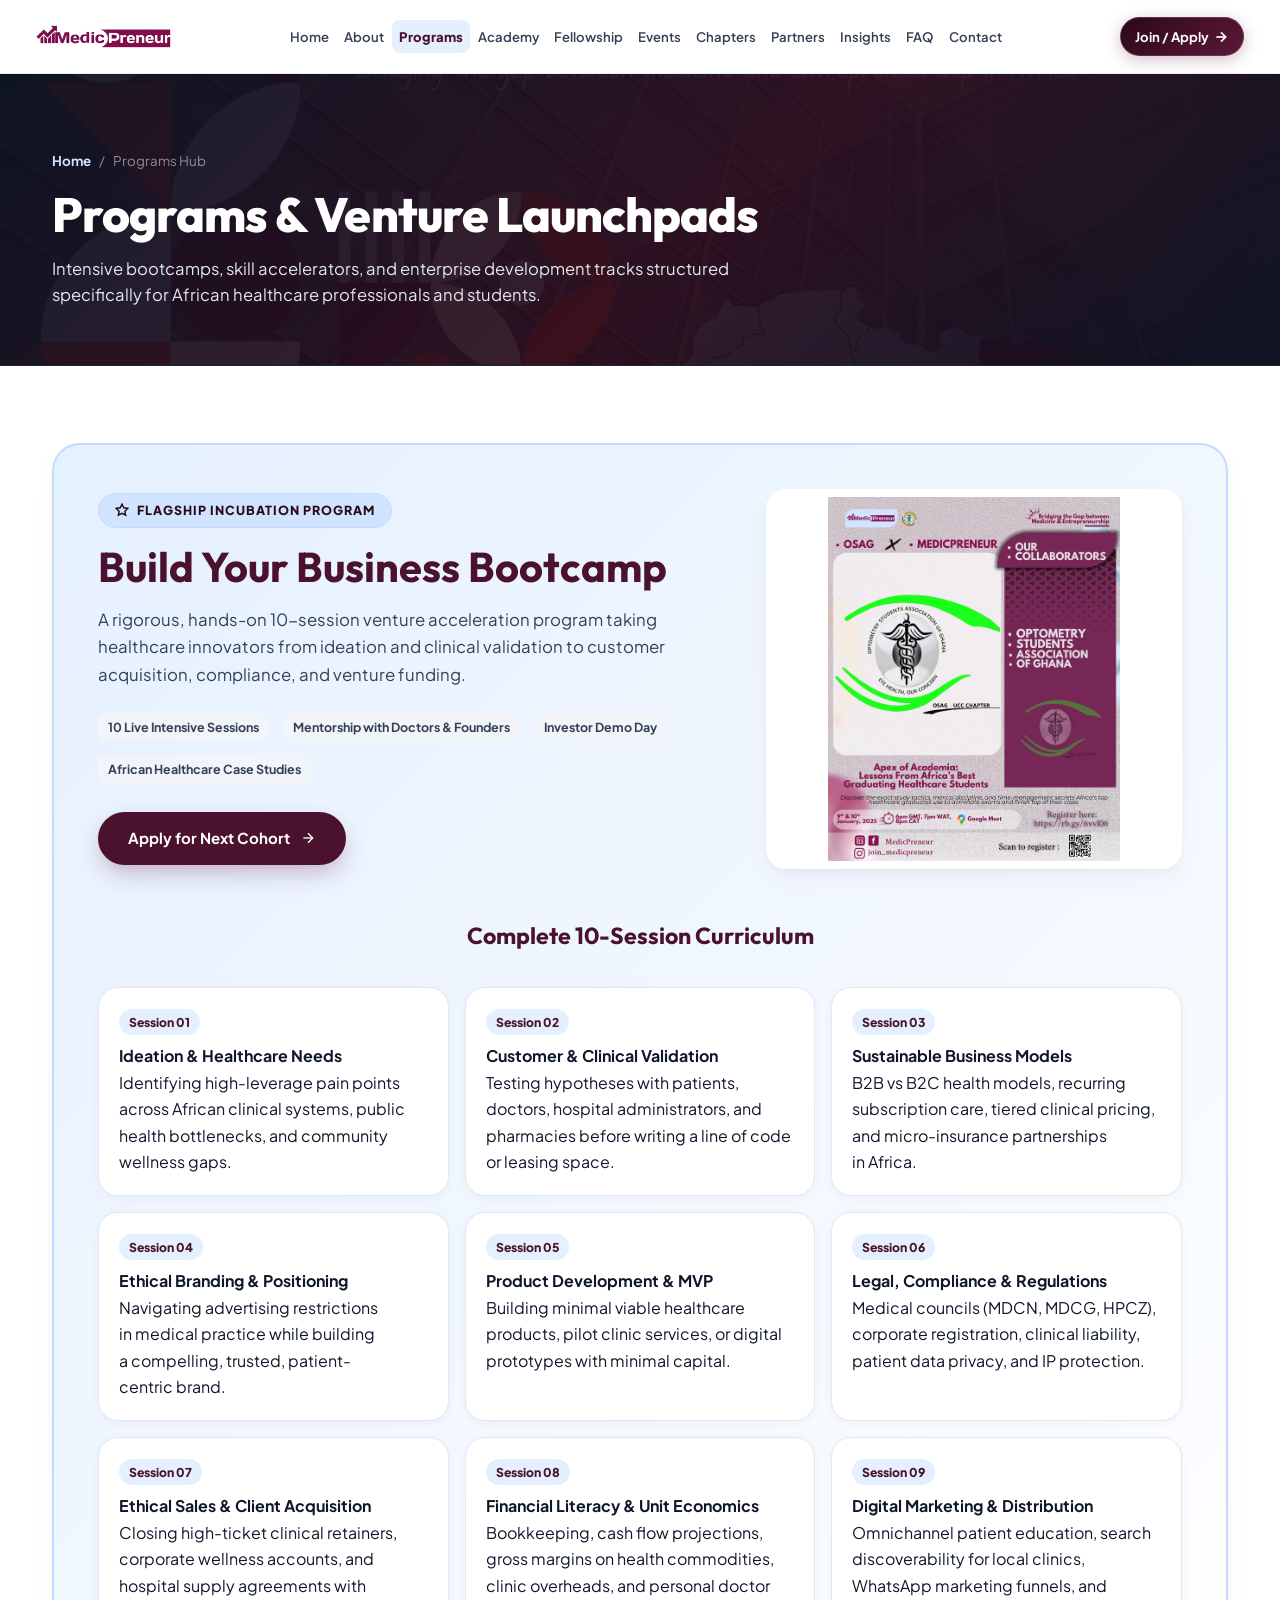
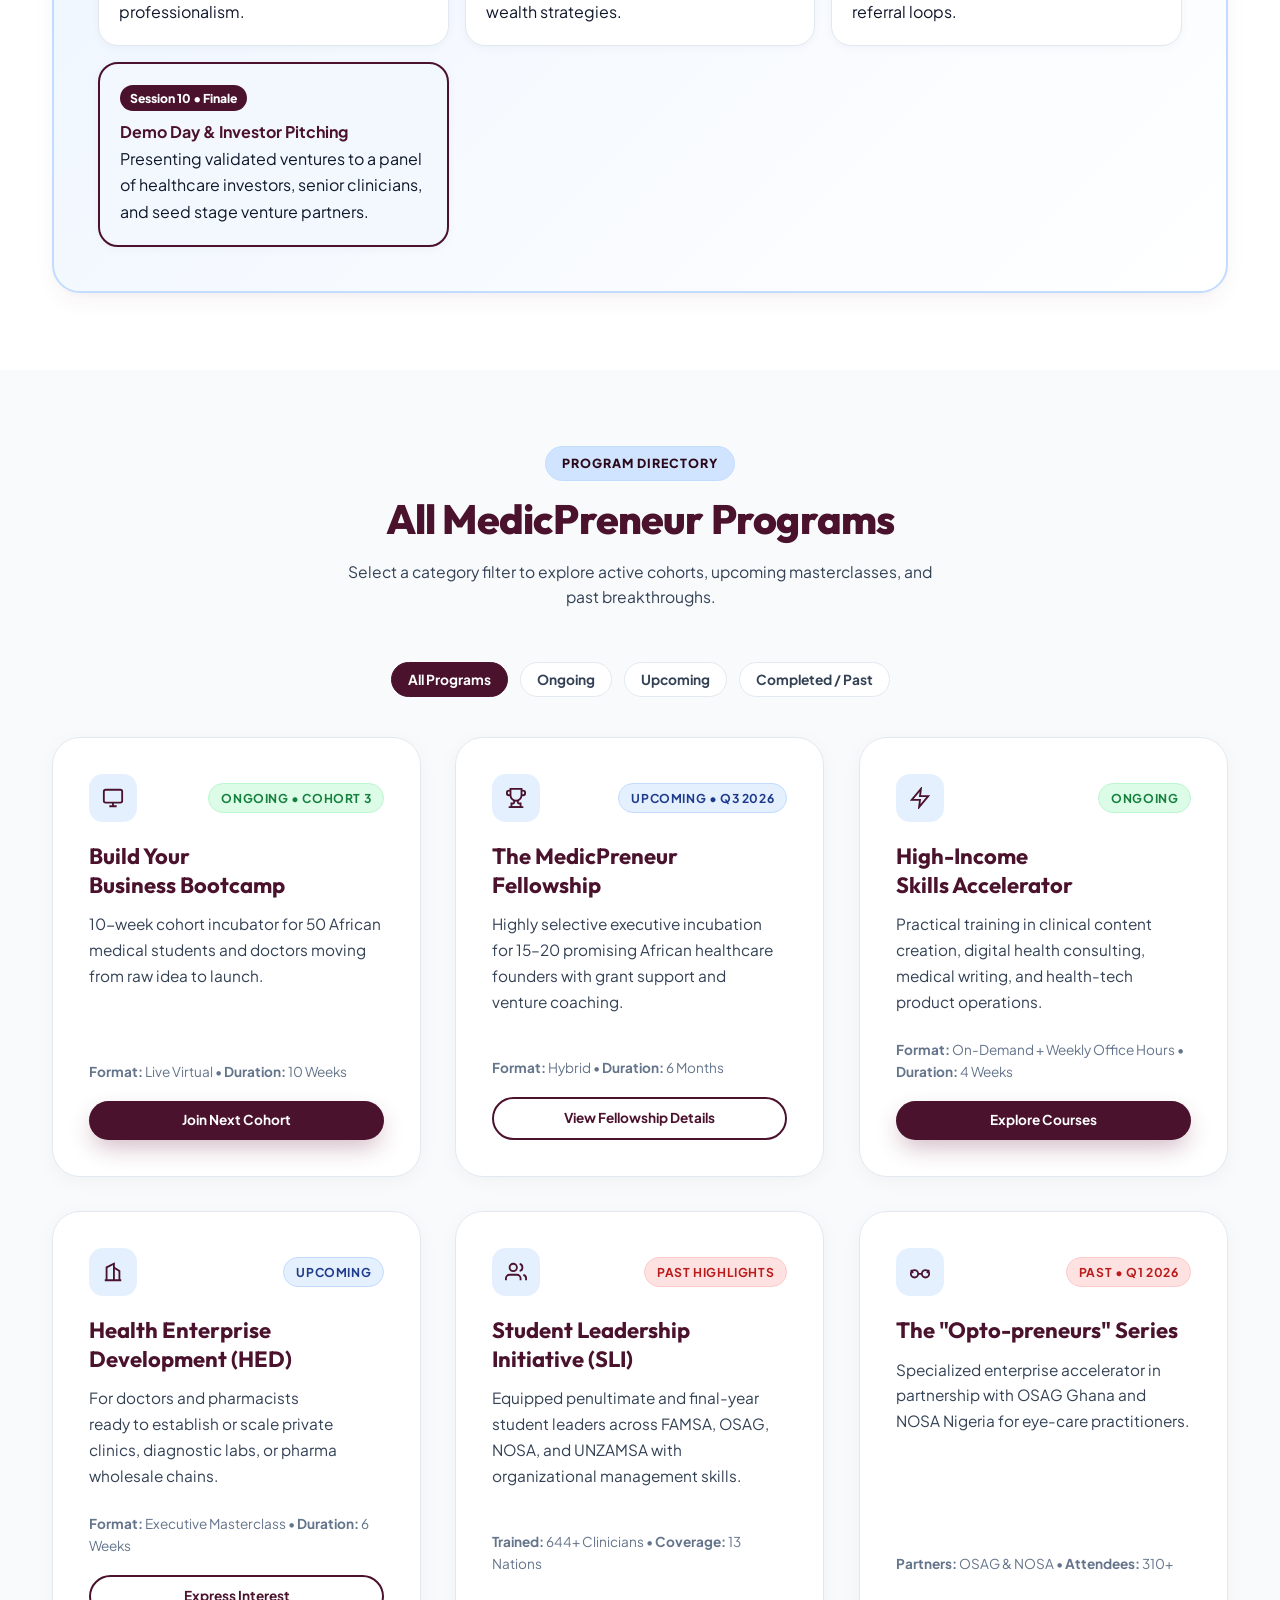
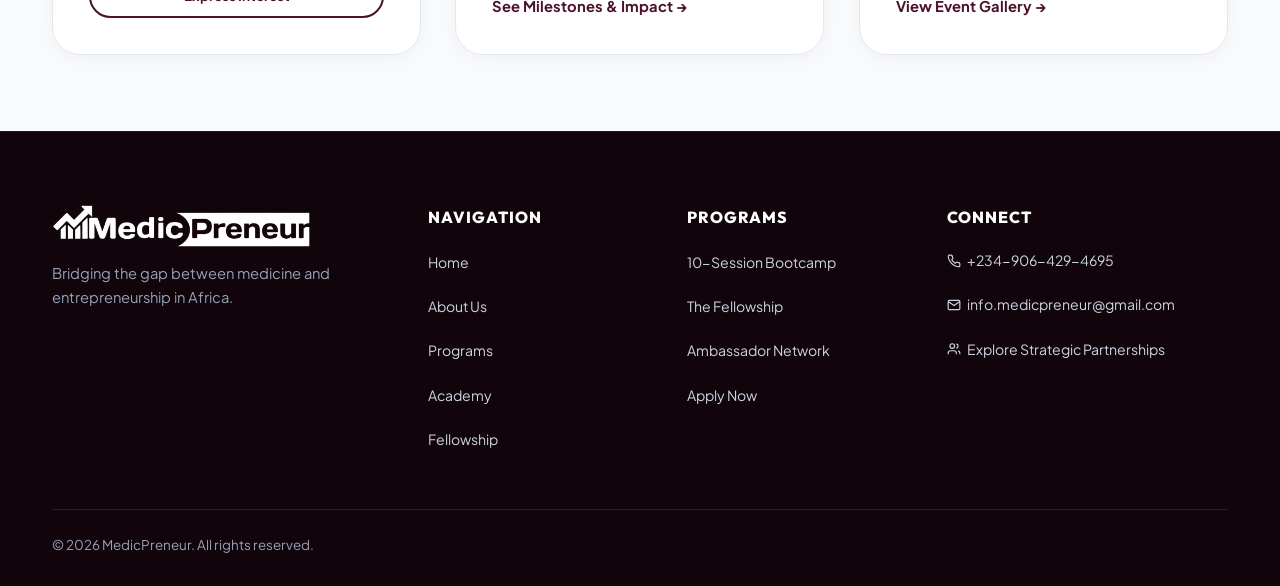
<file: programs.html>
<!DOCTYPE html>
<html lang="en">
<head>
  <meta charset="UTF-8">
  <meta name="viewport" content="width=device-width, initial-scale=1.0">
  <title>Programs &amp; Bootcamp | MedicPreneur - Incubating African Health Ventures</title>
  <meta name="description" content="Explore MedicPreneur programs including the 10-Session Build Your Business Bootcamp, High-Income Skills Accelerator, and Health Enterprise Development.">

  <!-- Google Fonts -->
  <link rel="preconnect" href="https://fonts.googleapis.com">
  <link rel="preconnect" href="https://fonts.gstatic.com" crossorigin>
  <link href="https://fonts.googleapis.com/css2?family=Outfit:wght@500;600;700;800&family=Plus+Jakarta+Sans:wght@400;500;600;700;800&display=swap" rel="stylesheet">

  <link rel="stylesheet" href="styles.css">
</head>
<body>
  <div id="scroll-progress" class="scroll-progress-bar" aria-hidden="true"></div>

  <!-- Header -->
  <header class="navbar-wrapper" id="site-header">
    <div class="navbar-container">
      <a href="index.html" class="navbar-brand" aria-label="MedicPreneur Home">
        <img src="assets/images/medicpreneur_logo_clean.png" alt="MedicPreneur Logo" class="brand-logo-img">
      </a>

      <nav class="navbar-links" aria-label="Main Navigation">
        <ul class="nav-menu">
          <li><a href="index.html" class="nav-item">Home</a></li>
          <li><a href="about.html" class="nav-item">About</a></li>
          <li><a href="programs.html" class="nav-item active">Programs</a></li>
          <li><a href="academy.html" class="nav-item">Academy</a></li>
          <li><a href="fellowship.html" class="nav-item">Fellowship</a></li>
          <li><a href="events.html" class="nav-item">Events</a></li>
          <li><a href="chapters.html" class="nav-item">Chapters</a></li>
          <li><a href="partners.html" class="nav-item">Partners</a></li>
          <li><a href="blog.html" class="nav-item">Insights</a></li>
          <li><a href="faq.html" class="nav-item">FAQ</a></li>
          <li><a href="contact.html" class="nav-item">Contact</a></li>
        </ul>
      </nav>

      <div class="navbar-controls">
        <a href="apply.html" class="global-cta-btn">
          <span>Join / Apply</span>
          <svg viewBox="0 0 24 24" width="16" height="16" stroke="currentColor" stroke-width="2.5" fill="none"><path d="M5 12h14"></path><path d="m12 5 7 7-7 7"></path></svg>
        </a>

        <button id="mobile-toggle-btn" class="mobile-toggle-btn" aria-label="Open Navigation Menu">
          <span class="nav-icon-bar"></span>
          <span class="nav-icon-bar"></span>
          <span class="nav-icon-bar"></span>
        </button>
      </div>
    </div>
  </header>

    <!-- Mobile Drawer -->
    <div id="mobile-nav-drawer" class="mobile-nav-drawer" aria-hidden="true">
      <div class="drawer-header-row">
        <img src="assets/images/medicpreneur_logo_clean.png" alt="MedicPreneur" class="drawer-brand-img">
        <button id="close-drawer-btn" class="drawer-close-btn">&times;</button>
      </div>

      <nav class="drawer-links-nav">
        <ul class="drawer-menu-list">
          <li><a href="index.html" class="drawer-link">Home</a></li>
          <li><a href="about.html" class="drawer-link">About Us &amp; Founder's Vision</a></li>
          <li><a href="programs.html" class="drawer-link active">Programs &amp; Bootcamp</a></li>
          <li><a href="academy.html" class="drawer-link">MedicPreneur Academy</a></li>
          <li><a href="fellowship.html" class="drawer-link">Fellowship Program</a></li>
          <li><a href="ambassadors.html" class="drawer-link">Ambassador Network</a></li>
          <li><a href="events.html" class="drawer-link">Events &amp; Webinars</a></li>
          <li><a href="chapters.html" class="drawer-link">African Country Chapters</a></li>
          <li><a href="partners.html" class="drawer-link">Partners &amp; Deck</a></li>
          <li><a href="blog.html" class="drawer-link">Insights &amp; Stories</a></li>
          <li><a href="faq.html" class="drawer-link">Frequently Asked Questions</a></li>
          <li><a href="contact.html" class="drawer-link">Contact &amp; Regional Hubs</a></li>
        </ul>
      </nav>

      <div class="drawer-footer-row">
        <a href="apply.html" class="btn btn-burgundy btn-full">Join the Community / Apply</a>
      </div>
      </div>
    </div>
    <div id="drawer-backdrop" class="drawer-backdrop"></div>

  <main>
    <!-- Page Hero Header -->
    <section class="page-hero-header">
      <div class="container">
        <ul class="breadcrumbs-list">
          <li><a href="index.html">Home</a></li>
          <li><span>/</span></li>
          <li><span>Programs Hub</span></li>
        </ul>
        <h1 class="page-title">Programs &amp; Venture Launchpads</h1>
        <p class="page-subtitle">
          Intensive bootcamps, skill accelerators, and enterprise development tracks structured specifically for African healthcare professionals and students.
        </p>
      </div>
    </section>

    <!-- ==============================================
         1. FLAGSHIP: BUILD YOUR BUSINESS BOOTCAMP (PRD 6.3)
         ============================================== -->
    <section class="section-spacing" style="background-color: #FFFFFF;">
      <div class="container">
        <div class="bootcamp-banner reveal-on-scroll">
          <div class="bootcamp-banner-grid">
            <div>
              <span class="eyebrow-pill">
                <svg viewBox="0 0 24 24" width="14" height="14" stroke="currentColor" stroke-width="2.5" fill="none"><polygon points="12 2 15.09 8.26 22 9.27 17 14.14 18.18 21.02 12 17.77 5.82 21.02 7 14.14 2 9.27 8.91 8.26 12 2"></polygon></svg>
                <span>FLAGSHIP INCUBATION PROGRAM</span>
              </span>
              <h2 style="font-family: var(--font-display); font-size: clamp(2rem, 3.5vw, 2.6rem); color: var(--burgundy-primary); line-height: 1.2; margin-bottom: 14px;">
                Build Your Business Bootcamp
              </h2>
              <p style="font-size: 1.05rem; color: var(--text-secondary); line-height: 1.65; margin-bottom: 24px;">
                A rigorous, hands-on 10-session venture acceleration program taking healthcare innovators from ideation and clinical validation to customer acquisition, compliance, and venture funding.
              </p>
              
              <div style="display: flex; flex-wrap: wrap; gap: 14px; margin-bottom: 28px;">
                <span class="meta-tag">10 Live Intensive Sessions</span>
                <span class="meta-tag">Mentorship with Doctors &amp; Founders</span>
                <span class="meta-tag">Investor Demo Day</span>
                <span class="meta-tag">African Healthcare Case Studies</span>
              </div>

              <a href="apply.html#bootcamp" class="btn btn-burgundy">
                <span>Apply for Next Cohort</span>
                <svg viewBox="0 0 24 24" width="16" height="16" stroke="currentColor" stroke-width="2" fill="none"><path d="M5 12h14"></path><path d="m12 5 7 7-7 7"></path></svg>
              </a>
            </div>

            <div>
              <img src="assets/images/flyer_february_admission.png" alt="Build Your Business Bootcamp Admission Poster" style="border-radius: var(--radius-lg); box-shadow: var(--shadow-card); max-height: 380px; width: 100%; object-fit: contain; display: block; background: #FFFFFF; padding: 8px;">
            </div>
          </div>

          <!-- 10 Session Curriculum Breakdown -->
          <div style="margin-top: 48px;">
            <h3 style="font-family: var(--font-display); font-size: 1.45rem; color: var(--burgundy-primary); margin-bottom: 18px; text-align: center;">
              Complete 10-Session Curriculum
            </h3>

            <div class="sessions-accordion-grid">
              <!-- Session 1 -->
              <div class="session-box">
                <span class="session-num">Session 01</span>
                <h4>Ideation &amp; Healthcare Needs</h4>
                <p>Identifying high-leverage pain points across African clinical systems, public health bottlenecks, and community wellness gaps.</p>
              </div>

              <!-- Session 2 -->
              <div class="session-box">
                <span class="session-num">Session 02</span>
                <h4>Customer &amp; Clinical Validation</h4>
                <p>Testing hypotheses with patients, doctors, hospital administrators, and pharmacies before writing a line of code or leasing space.</p>
              </div>

              <!-- Session 3 -->
              <div class="session-box">
                <span class="session-num">Session 03</span>
                <h4>Sustainable Business Models</h4>
                <p>B2B vs B2C health models, recurring subscription care, tiered clinical pricing, and micro-insurance partnerships in Africa.</p>
              </div>

              <!-- Session 4 -->
              <div class="session-box">
                <span class="session-num">Session 04</span>
                <h4>Ethical Branding &amp; Positioning</h4>
                <p>Navigating advertising restrictions in medical practice while building a compelling, trusted, patient-centric brand.</p>
              </div>

              <!-- Session 5 -->
              <div class="session-box">
                <span class="session-num">Session 05</span>
                <h4>Product Development &amp; MVP</h4>
                <p>Building minimal viable healthcare products, pilot clinic services, or digital prototypes with minimal capital.</p>
              </div>

              <!-- Session 6 -->
              <div class="session-box">
                <span class="session-num">Session 06</span>
                <h4>Legal, Compliance &amp; Regulations</h4>
                <p>Medical councils (MDCN, MDCG, HPCZ), corporate registration, clinical liability, patient data privacy, and IP protection.</p>
              </div>

              <!-- Session 7 -->
              <div class="session-box">
                <span class="session-num">Session 07</span>
                <h4>Ethical Sales &amp; Client Acquisition</h4>
                <p>Closing high-ticket clinical retainers, corporate wellness accounts, and hospital supply agreements with professionalism.</p>
              </div>

              <!-- Session 8 -->
              <div class="session-box">
                <span class="session-num">Session 08</span>
                <h4>Financial Literacy &amp; Unit Economics</h4>
                <p>Bookkeeping, cash flow projections, gross margins on health commodities, clinic overheads, and personal doctor wealth strategies.</p>
              </div>

              <!-- Session 9 -->
              <div class="session-box">
                <span class="session-num">Session 09</span>
                <h4>Digital Marketing &amp; Distribution</h4>
                <p>Omnichannel patient education, search discoverability for local clinics, WhatsApp marketing funnels, and referral loops.</p>
              </div>

              <!-- Session 10 -->
              <div class="session-box" style="border: 2px solid var(--burgundy-primary); background-color: var(--blue-tint);">
                <span class="session-num" style="background-color: var(--burgundy-primary); color: #FFFFFF;">Session 10 &bull; Finale</span>
                <h4 style="color: var(--burgundy-primary);">Demo Day &amp; Investor Pitching</h4>
                <p>Presenting validated ventures to a panel of healthcare investors, senior clinicians, and seed stage venture partners.</p>
              </div>
            </div>
          </div>
        </div>
      </div>
    </section>

    <!-- ==============================================
         2. ALL PROGRAMS HUB (PRD 6.3: Filters Ongoing / Upcoming / Past)
         ============================================== -->
    <section class="section-spacing" style="background-color: var(--bg-main);">
      <div class="container">
        <div class="section-title-wrap text-center reveal-on-scroll">
          <span class="eyebrow-pill">PROGRAM DIRECTORY</span>
          <h2 class="section-heading">All MedicPreneur Programs</h2>
          <p class="section-desc">Select a category filter to explore active cohorts, upcoming masterclasses, and past breakthroughs.</p>
        </div>

        <!-- Filter Tabs -->
        <div style="display: flex; justify-content: center; gap: 12px; margin-bottom: 40px; flex-wrap: wrap;" class="reveal-on-scroll">
          <button class="filter-btn program-filter-btn active" data-filter="all">All Programs</button>
          <button class="filter-btn program-filter-btn" data-filter="ongoing">Ongoing</button>
          <button class="filter-btn program-filter-btn" data-filter="upcoming">Upcoming</button>
          <button class="filter-btn program-filter-btn" data-filter="past">Completed / Past</button>
        </div>

        <div class="what-we-do-grid">
          <!-- Program 1: Bootcamp -->
          <div class="what-card program-filterable-card reveal-on-scroll" data-status="ongoing">
            <div class="what-card-header">
              <span class="icon-circle">
                <svg viewBox="0 0 24 24"><rect x="2" y="3" width="20" height="14" rx="2" ry="2"></rect><line x1="8" y1="21" x2="16" y2="21"></line><line x1="12" y1="17" x2="12" y2="21"></line></svg>
              </span>
              <span class="status-badge open">Ongoing &bull; Cohort 3</span>
            </div>
            <h3>Build Your Business Bootcamp</h3>
            <p>10-week cohort incubator for 50 African medical students and doctors moving from raw idea to launch.</p>
            <div style="margin-bottom: 18px; font-size: 0.85rem; color: var(--text-muted);">
              <strong>Format:</strong> Live Virtual &bull; <strong>Duration:</strong> 10 Weeks
            </div>
            <a href="apply.html#bootcamp" class="btn btn-burgundy btn-sm">Join Next Cohort</a>
          </div>

          <!-- Program 2: Fellowship -->
          <div class="what-card program-filterable-card reveal-on-scroll" data-status="upcoming">
            <div class="what-card-header">
              <span class="icon-circle">
                <svg viewBox="0 0 24 24"><path d="M6 9H4.5a2.5 2.5 0 0 1 0-5H6"></path><path d="M18 9h1.5a2.5 2.5 0 0 0 0-5H18"></path><path d="M4 22h16"></path><path d="M10 14.66V17c0 .55-.45 1-1 1H7v4h10v-4h-2c-.55 0-1-.45-1-1v-2.34"></path><path d="M18 2H6v7a6 6 0 0 0 12 0V2z"></path></svg>
              </span>
              <span class="status-badge upcoming">Upcoming &bull; Q3 2026</span>
            </div>
            <h3>The MedicPreneur Fellowship</h3>
            <p>Highly selective executive incubation for 15&ndash;20 promising African healthcare founders with grant support and venture coaching.</p>
            <div style="margin-bottom: 18px; font-size: 0.85rem; color: var(--text-muted);">
              <strong>Format:</strong> Hybrid &bull; <strong>Duration:</strong> 6 Months
            </div>
            <a href="fellowship.html" class="btn btn-outline-burgundy btn-sm">View Fellowship Details</a>
          </div>

          <!-- Program 3: High-Income Skills Accelerator -->
          <div class="what-card program-filterable-card reveal-on-scroll" data-status="ongoing">
            <div class="what-card-header">
              <span class="icon-circle">
                <svg viewBox="0 0 24 24"><polygon points="13 2 3 14 12 14 11 22 21 10 12 10 13 2"></polygon></svg>
              </span>
              <span class="status-badge open">Ongoing</span>
            </div>
            <h3>High-Income Skills Accelerator</h3>
            <p>Practical training in clinical content creation, digital health consulting, medical writing, and health-tech product operations.</p>
            <div style="margin-bottom: 18px; font-size: 0.85rem; color: var(--text-muted);">
              <strong>Format:</strong> On-Demand + Weekly Office Hours &bull; <strong>Duration:</strong> 4 Weeks
            </div>
            <a href="academy.html" class="btn btn-burgundy btn-sm">Explore Courses</a>
          </div>

          <!-- Program 4: Health Enterprise Development -->
          <div class="what-card program-filterable-card reveal-on-scroll" data-status="upcoming">
            <div class="what-card-header">
              <span class="icon-circle">
                <svg viewBox="0 0 24 24"><path d="M3 21h18"></path><path d="M5 21V7l8-4v18"></path><path d="M19 21V11l-6-4"></path><line x1="9" y1="9" x2="9" y2="9.01"></line><line x1="9" y1="13" x2="9" y2="13.01"></line><line x1="9" y1="17" x2="9" y2="17.01"></line></svg>
              </span>
              <span class="status-badge upcoming">Upcoming</span>
            </div>
            <h3>Health Enterprise Development (HED)</h3>
            <p>For doctors and pharmacists ready to establish or scale private clinics, diagnostic labs, or pharma wholesale chains.</p>
            <div style="margin-bottom: 18px; font-size: 0.85rem; color: var(--text-muted);">
              <strong>Format:</strong> Executive Masterclass &bull; <strong>Duration:</strong> 6 Weeks
            </div>
            <a href="apply.html#hed" class="btn btn-outline-burgundy btn-sm">Express Interest</a>
          </div>

          <!-- Program 5: Student Leadership Initiative -->
          <div class="what-card program-filterable-card reveal-on-scroll" data-status="past">
            <div class="what-card-header">
              <span class="icon-circle">
                <svg viewBox="0 0 24 24"><path d="M17 21v-2a4 4 0 0 0-4-4H5a4 4 0 0 0-4 4v2"></path><circle cx="9" cy="7" r="4"></circle><path d="M23 21v-2a4 4 0 0 0-3-3.87"></path><path d="M16 3.13a4 4 0 0 1 0 7.75"></path></svg>
              </span>
              <span class="status-badge closed">Past Highlights</span>
            </div>
            <h3>Student Leadership Initiative (SLI)</h3>
            <p>Equipped penultimate and final-year student leaders across FAMSA, OSAG, NOSA, and UNZAMSA with organizational management skills.</p>
            <div style="margin-bottom: 18px; font-size: 0.85rem; color: var(--text-muted);">
              <strong>Trained:</strong> 644+ Clinicians &bull; <strong>Coverage:</strong> 13 Nations
            </div>
            <a href="about.html" class="what-card-link">See Milestones &amp; Impact &rarr;</a>
          </div>

          <!-- Program 6: Opto-preneurs Series -->
          <div class="what-card program-filterable-card reveal-on-scroll" data-status="past">
            <div class="what-card-header">
              <span class="icon-circle">
                <svg viewBox="0 0 24 24"><circle cx="6" cy="14" r="4"></circle><circle cx="18" cy="14" r="4"></circle><line x1="10" y1="14" x2="14" y2="14"></line><line x1="2" y1="10" x2="4.5" y2="13"></line><line x1="22" y1="10" x2="19.5" y2="13"></line></svg>
              </span>
              <span class="status-badge closed">Past &bull; Q1 2026</span>
            </div>
            <h3>The "Opto-preneurs" Series</h3>
            <p>Specialized enterprise accelerator in partnership with OSAG Ghana and NOSA Nigeria for eye-care practitioners.</p>
            <div style="margin-bottom: 18px; font-size: 0.85rem; color: var(--text-muted);">
              <strong>Partners:</strong> OSAG &amp; NOSA &bull; <strong>Attendees:</strong> 310+
            </div>
            <a href="events.html" class="what-card-link">View Event Gallery &rarr;</a>
          </div>
        </div>
      </div>
    </section>
  </main>

  <!-- Modern Footer -->
  <footer class="modern-site-footer">
    <div class="container">
      <div class="footer-top-grid">
        <div class="footer-brand-col">
          <img src="assets/images/medicpreneur_logo_clean.png" alt="MedicPreneur" style="height: 44px; filter: brightness(0) invert(1);">
          <p>Bridging the gap between medicine and entrepreneurship in Africa.</p>
        </div>
        <div>
          <h4 class="footer-col-title">Navigation</h4>
          <ul class="footer-links-list">
            <li><a href="index.html">Home</a></li>
            <li><a href="about.html">About Us</a></li>
            <li><a href="programs.html">Programs</a></li>
            <li><a href="academy.html">Academy</a></li>
            <li><a href="fellowship.html">Fellowship</a></li>
          </ul>
        </div>
        <div>
          <h4 class="footer-col-title">Programs</h4>
          <ul class="footer-links-list">
            <li><a href="programs.html">10-Session Bootcamp</a></li>
            <li><a href="fellowship.html">The Fellowship</a></li>
            <li><a href="ambassadors.html">Ambassador Network</a></li>
            <li><a href="apply.html">Apply Now</a></li>
          </ul>
        </div>
        <div>
          <h4 class="footer-col-title">Connect</h4>
          <ul class="footer-links-list">
            <li>
              <a href="tel:+2349064294695">
                <svg viewBox="0 0 24 24"><path d="M22 16.92v3a2 2 0 0 1-2.18 2 19.79 19.79 0 0 1-8.63-3.07 19.5 19.5 0 0 1-6-6 19.79 19.79 0 0 1-3.07-8.67A2 2 0 0 1 4.11 2h3a2 2 0 0 1 2 1.72 12.84 12.84 0 0 0 .7 2.81 2 2 0 0 1-.45 2.11L8.09 9.91a16 16 0 0 0 6 6l1.27-1.27a2 2 0 0 1 2.11-.45 12.84 12.84 0 0 0 2.81.7A2 2 0 0 1 22 16.92z"></path></svg>
                <span>+234-906-429-4695</span>
              </a>
            </li>
            <li>
              <a href="mailto:info.medicpreneur@gmail.com">
                <svg viewBox="0 0 24 24"><path d="M4 4h16c1.1 0 2 .9 2 2v12c0 1.1-.9 2-2 2H4c-1.1 0-2-.9-2-2V6c0-1.1.9-2 2-2z"></path><polyline points="22,6 12,13 2,6"></polyline></svg>
                <span>info.medicpreneur@gmail.com</span>
              </a>
            </li>
            <li>
              <a href="partners.html">
                <svg viewBox="0 0 24 24"><path d="M16 21v-2a4 4 0 0 0-4-4H6a4 4 0 0 0-4 4v2"></path><circle cx="9" cy="7" r="4"></circle><path d="M22 21v-2a4 4 0 0 0-3-3.87"></path><path d="M16 3.13a4 4 0 0 1 0 7.75"></path></svg>
                <span>Explore Strategic Partnerships</span>
              </a>
            </li>
          </ul>
        </div>
      </div>
      <div class="footer-bottom-row">
        <p>&copy; 2026 MedicPreneur. All rights reserved.</p>
      </div>
    </div>
  </footer>

  <script src="script.js"></script>
</body>
</html>
</file>
<file: styles.css>
/* ==========================================================================
   MEDICPRENEUR | MASTER DESIGN SYSTEM & RESPONSIVE STYLESHEET
   100% Responsive on All Screens (Mobile 320px -> 4K Desktop)
   Brand Colors: #66193E (Deep Burgundy) & #D0E4FF (Light Blue)
   Strictly Zero Emojis: Replaced with Scalable SVG Icons & Flag Tags
   ========================================================================== */

/* --------------------------------------------------------------------------
   1. Brand Design Tokens
   -------------------------------------------------------------------------- */
:root {
  /* PRD Brand Palette - Dimmed Executive Wine Tones */
  --burgundy-primary: #4A122C;
  --burgundy-deep: #2A0818;
  --burgundy-dark: #380C20;
  --burgundy-light: #5A1736;
  --burgundy-hover: #360B1F;
  --burgundy-subtle: #F9F1F4;
  --burgundy-gradient: linear-gradient(135deg, #2A0818 0%, #4A122C 60%, #5A1736 100%);
  
  --blue-light: #D0E4FF;
  --blue-soft: #E5F0FF;
  --blue-tint: #F3F8FF;
  --blue-accent: #2563EB;
  --blue-dark: #1E3A8A;
  --blue-muted: #94B8E8;
  --cyan-primary: #0EA5E9;
  --cyan-deep: #0284C7;
  --cyan-soft: #E0F2FE;
  --cyan-gradient: linear-gradient(135deg, #0284C7 0%, #0EA5E9 100%);
  
  /* Accent & Highlight Colors */
  --gold-accent: #D97706;
  --gold-soft: #FEF3C7;
  --teal-accent: #0D9488;
  --green-success: #15803D;
  --green-soft: #DCFCE7;
  --red-alert: #B91C1C;
  --red-soft: #FEE2E2;
  
  /* Neutrals & Surfaces */
  --bg-main: #F8FAFC;
  --bg-surface: #FFFFFF;
  --bg-subtle: #F1F5F9;
  --bg-elevated: #FFFFFF;
  --dark-slate: #0F172A;
  --dark-navy: #090D16;
  --dark-card: rgba(15, 23, 42, 0.94);
  --border-light: #E2E8F0;
  --border-burgundy: rgba(102, 25, 62, 0.18);
  --border-blue: #C2DCFF;
  --glass-border-dark: rgba(208, 228, 255, 0.18);
  --glass-border-light: rgba(102, 25, 62, 0.08);
  
  /* High-Contrast Typography (WCAG AAA/AA Compliant) */
  --text-main: #0F172A;
  --text-secondary: #334155;
  --text-muted: #64748B;
  --text-burgundy: #66193E;
  --text-white: #FFFFFF;
  
  /* Dimensions & Spacing */
  --header-height: 74px;
  --announcement-height: 40px;
  --max-width: 1240px;
  --max-width-narrow: 860px;
  --radius-sm: 8px;
  --radius-md: 14px;
  --radius-lg: 20px;
  --radius-xl: 28px;
  --radius-full: 9999px;
  
  /* Shadows & Glows */
  --shadow-subtle: 0 2px 10px rgba(15, 23, 42, 0.04);
  --shadow-card: 0 10px 25px -4px rgba(102, 25, 62, 0.06), 0 4px 10px -2px rgba(15, 23, 42, 0.03);
  --shadow-hover: 0 20px 40px -8px rgba(102, 25, 62, 0.16), 0 8px 16px -4px rgba(15, 23, 42, 0.04);
  --shadow-enterprise: 0 20px 45px -12px rgba(15, 23, 42, 0.08), 0 0 0 1px rgba(226, 232, 240, 0.8);
  --shadow-burgundy: 0 10px 25px -4px rgba(102, 25, 62, 0.32);
  --shadow-blue: 0 10px 25px -4px rgba(37, 99, 235, 0.16);
  --shadow-glow-cyan: 0 0 30px rgba(14, 165, 233, 0.25);
  --shadow-glow-burgundy: 0 0 35px rgba(102, 25, 62, 0.28);
  
  /* Fonts */
  --font-body: 'Plus Jakarta Sans', system-ui, -apple-system, sans-serif;
  --font-display: 'Outfit', sans-serif;
  
  /* Transitions */
  --trans-fast: 0.18s ease;
  --trans-normal: 0.28s cubic-bezier(0.16, 1, 0.3, 1);
  --trans-smooth: 0.45s cubic-bezier(0.16, 1, 0.3, 1);
}

/* --------------------------------------------------------------------------
   2. Reset & Core Typography
   -------------------------------------------------------------------------- */
*, *::before, *::after {
  box-sizing: border-box;
  margin: 0;
  padding: 0;
}

html {
  scroll-behavior: smooth;
  scroll-padding-top: calc(var(--header-height) + 20px);
  font-size: 16px;
  -webkit-text-size-adjust: 100%;
  overflow-x: hidden;
  overflow-x: clip;
  max-width: 100%;
}

body {
  font-family: var(--font-body);
  background-color: var(--bg-main);
  color: var(--text-main);
  line-height: 1.65;
  overflow-x: hidden;
  overflow-x: clip;
  width: 100%;
  max-width: 100%;
  -webkit-font-smoothing: antialiased;
  -moz-osx-font-smoothing: grayscale;
}

img {
  max-width: 100%;
  height: auto;
  display: block;
}

a {
  color: inherit;
  text-decoration: none;
  transition: all var(--trans-fast);
}

button {
  cursor: pointer;
  border: none;
  background: none;
  font-family: inherit;
}

ul {
  list-style: none;
}

/* Fluid Containers */
.container {
  width: 100%;
  max-width: var(--max-width);
  margin: 0 auto;
  padding: 0 clamp(16px, 3.5vw, 32px);
}

.container-narrow {
  width: 100%;
  max-width: var(--max-width-narrow);
  margin: 0 auto;
  padding: 0 clamp(16px, 3.5vw, 32px);
}

.section-spacing {
  padding: clamp(48px, 6vw, 88px) 0;
}

/* Section Title Wrappers */
.section-title-wrap {
  margin-bottom: clamp(32px, 4vw, 56px);
}

.section-title-wrap.text-center {
  text-align: center;
}

.section-kicker {
  display: block;
  font-size: 0.8rem;
  font-weight: 800;
  text-transform: uppercase;
  letter-spacing: 0.1em;
  color: var(--burgundy-primary);
  margin-bottom: 10px;
}

.section-heading {
  font-family: var(--font-display);
  font-size: clamp(1.85rem, 3.2vw, 2.65rem);
  font-weight: 800;
  color: var(--burgundy-primary);
  line-height: 1.22;
  letter-spacing: -0.02em;
  margin-bottom: 14px;
}

.section-desc {
  font-size: clamp(0.98rem, 1.2vw, 1.12rem);
  color: var(--text-secondary);
  max-width: 680px;
  margin: 0 auto;
  line-height: 1.65;
}

/* Modern Typographic Balance & Anti-Widow Optimization */
h1, h2, h3, h4, h5, h6,
.section-heading,
.hero-main-title,
.page-title,
.flagship-headline,
.what-card h3,
.summit-card-title,
.founder-name {
  text-wrap: balance;
}

p,
.section-desc,
.hero-lead-desc,
.story-p,
.testimonial-quote,
.founder-bio {
  text-wrap: pretty;
}

/* WCAG Accessible Focus Rings */
a:focus-visible,
button:focus-visible,
input:focus-visible,
select:focus-visible,
textarea:focus-visible {
  outline: 2.5px solid var(--burgundy-primary) !important;
  outline-offset: 3px !important;
}

/* Tactile Active Press Feedback */
.btn:active {
  transform: scale(0.975);
}

.link-arrow:active {
  transform: scale(0.97);
}

/* Scroll Progress Bar */
.scroll-progress-bar {
  position: fixed;
  top: 0;
  left: 0;
  height: 3.5px;
  background: linear-gradient(90deg, var(--burgundy-primary), var(--blue-accent), var(--burgundy-light));
  width: 0%;
  z-index: 99999;
}

/* Scroll Reveal Animations */
.reveal-on-scroll {
  opacity: 0;
  transform: translateY(22px);
  transition: opacity 0.6s cubic-bezier(0.16, 1, 0.3, 1), transform 0.6s cubic-bezier(0.16, 1, 0.3, 1);
  will-change: opacity, transform;
}

.reveal-on-scroll.is-visible {
  opacity: 1;
  transform: translateY(0);
}

/* --------------------------------------------------------------------------
   3. Buttons, Pills, Badges & SVG Icons (Strictly No Emojis)
   -------------------------------------------------------------------------- */
.btn {
  display: inline-flex;
  align-items: center;
  justify-content: center;
  gap: 10px;
  padding: clamp(11px, 1.8vw, 14px) clamp(22px, 2.5vw, 30px);
  font-size: 0.94rem;
  font-weight: 700;
  border-radius: var(--radius-full);
  transition: all var(--trans-normal);
  cursor: pointer;
  text-align: center;
  white-space: nowrap;
}

.btn-burgundy {
  background-color: var(--burgundy-primary);
  color: var(--text-white);
  box-shadow: var(--shadow-burgundy);
}

.btn-burgundy:hover {
  background-color: var(--burgundy-hover);
  transform: translateY(-2px);
  box-shadow: 0 14px 28px -4px rgba(102, 25, 62, 0.38);
  color: var(--text-white);
}

.btn-light-blue {
  background-color: var(--blue-light);
  color: var(--burgundy-deep);
  border: 1.5px solid var(--border-blue);
  font-weight: 800;
}

.btn-light-blue:hover {
  background-color: #BED8FC;
  transform: translateY(-2px);
  box-shadow: var(--shadow-blue);
  color: var(--burgundy-deep);
}

.btn-outline-burgundy {
  background: transparent;
  color: var(--burgundy-primary);
  border: 2px solid var(--burgundy-primary);
}

.btn-outline-burgundy:hover {
  background: var(--burgundy-primary);
  color: var(--text-white);
  transform: translateY(-2px);
}

.btn-white {
  background: #FFFFFF;
  color: var(--burgundy-primary);
  box-shadow: var(--shadow-card);
}

.btn-white:hover {
  background: var(--blue-tint);
  transform: translateY(-2px);
  box-shadow: var(--shadow-hover);
}

.btn-sm {
  padding: 8px 18px;
  font-size: 0.85rem;
}

.btn-full {
  width: 100%;
}

/* Eyebrow & Status Pills */
.eyebrow-pill {
  display: inline-flex;
  align-items: center;
  gap: 8px;
  padding: 6px 16px;
  background-color: var(--blue-light);
  color: var(--burgundy-deep);
  font-size: 0.78rem;
  font-weight: 800;
  text-transform: uppercase;
  letter-spacing: 0.08em;
  border-radius: var(--radius-full);
  border: 1px solid var(--border-blue);
  margin-bottom: 14px;
}

.status-badge {
  display: inline-flex;
  align-items: center;
  gap: 6px;
  padding: 4px 12px;
  font-size: 0.76rem;
  font-weight: 700;
  border-radius: var(--radius-full);
  text-transform: uppercase;
  letter-spacing: 0.05em;
  white-space: nowrap;
}

.status-badge.open {
  background-color: var(--green-soft);
  color: var(--green-success);
  border: 1px solid #BBF7D0;
}

.status-badge.closed {
  background-color: var(--red-soft);
  color: var(--red-alert);
  border: 1px solid #FECACA;
}

.status-badge.upcoming {
  background-color: var(--blue-soft);
  color: var(--blue-dark);
  border: 1px solid var(--border-blue);
}

.badge-dot {
  display: none !important;
}

/* Eliminate bullet dots in application tracks and forms */
.application-tracks-grid ul,
.track-form-section ul,
.form-card-wrapper ul {
  list-style: none !important;
  padding-left: 0 !important;
  margin-left: 0 !important;
}

.application-tracks-grid li,
.track-form-section li,
.form-card-wrapper li {
  list-style-type: none !important;
}

/* Country Flag Pills (Replacing Country Emojis) */
.country-pill {
  display: inline-flex;
  align-items: center;
  gap: 8px;
  padding: 6px 14px;
  background-color: var(--bg-surface);
  border: 1.5px solid var(--border-light);
  border-radius: var(--radius-full);
  font-size: 0.88rem;
  font-weight: 700;
  color: var(--text-main);
  transition: all var(--trans-fast);
}

.country-pill:hover, .country-pill.active {
  border-color: var(--burgundy-primary);
  background-color: var(--blue-tint);
  color: var(--burgundy-primary);
  transform: translateY(-2px);
}

.country-badge-tag {
  display: inline-flex;
  align-items: center;
  justify-content: center;
  width: 32px;
  height: 24px;
  background-color: var(--blue-soft);
  color: var(--burgundy-primary);
  border-radius: var(--radius-sm);
  font-size: 0.72rem;
  font-weight: 800;
  letter-spacing: 0.06em;
  border: 1px solid var(--border-blue);
}

/* Clean SVG Icon Circles (Replacing Emojis) */
.icon-circle {
  width: 48px;
  height: 48px;
  border-radius: var(--radius-md);
  background-color: var(--blue-soft);
  color: var(--burgundy-primary);
  display: inline-flex;
  align-items: center;
  justify-content: center;
  flex-shrink: 0;
  transition: all var(--trans-fast);
}

.icon-circle svg {
  width: 22px;
  height: 22px;
  stroke: currentColor;
  stroke-width: 2;
  fill: none;
}

.what-card:hover .icon-circle {
  background-color: var(--burgundy-primary);
  color: var(--text-white);
}

/* --------------------------------------------------------------------------
   4. Header & Responsive Navigation
   -------------------------------------------------------------------------- */


.navbar-wrapper {
  position: sticky;
  top: 0;
  left: 0;
  right: 0;
  width: 100%;
  max-width: 100vw;
  height: var(--header-height);
  background-color: rgba(255, 255, 255, 0.92);
  backdrop-filter: blur(16px);
  -webkit-backdrop-filter: blur(16px);
  border-bottom: 1px solid rgba(226, 232, 240, 0.8);
  z-index: 1000;
  transition: all var(--trans-normal);
}

.navbar-wrapper.scrolled {
  background-color: rgba(255, 255, 255, 0.98);
  box-shadow: 0 10px 30px -5px rgba(15, 23, 42, 0.08), 0 0 0 1px rgba(102, 25, 62, 0.04);
}

.navbar-container {
  display: flex;
  align-items: center;
  justify-content: space-between;
  height: 100%;
  max-width: var(--max-width);
  margin: 0 auto;
  padding: 0 clamp(16px, 3vw, 32px);
  gap: 16px;
}

.navbar-brand {
  display: flex;
  align-items: center;
  gap: 10px;
  flex-shrink: 0;
  text-decoration: none;
}

.brand-logo-img {
  height: clamp(34px, 4vw, 42px);
  width: auto;
  max-width: 160px;
  object-fit: contain;
  display: block;
  flex-shrink: 0;
  transition: height var(--trans-fast);
}

.navbar-links {
  display: flex;
  align-items: center;
  min-width: 0;
}

.nav-menu {
  display: flex;
  align-items: center;
  gap: 4px;
  list-style: none;
  margin: 0;
  padding: 0;
}

.nav-item {
  padding: 8px 12px;
  font-size: 0.88rem;
  font-weight: 600;
  color: var(--text-secondary);
  border-radius: var(--radius-sm);
  transition: all var(--trans-fast);
  white-space: nowrap;
  display: inline-flex;
  align-items: center;
  gap: 5px;
  text-decoration: none;
}

.nav-item:hover {
  color: var(--burgundy-primary);
  background-color: var(--blue-tint);
}

.nav-item.active {
  color: var(--burgundy-primary);
  background-color: var(--blue-soft);
  font-weight: 800;
}

/* Modern Dropdown Menus */
.nav-dropdown {
  position: relative;
  display: inline-flex;
  align-items: center;
}

.dropdown-trigger {
  cursor: pointer;
  border: none;
  background: none;
  font-family: inherit;
}

.dropdown-trigger svg.nav-chevron {
  width: 13px;
  height: 13px;
  stroke: currentColor;
  stroke-width: 2.2;
  transition: transform 0.22s cubic-bezier(0.16, 1, 0.3, 1);
}

.nav-dropdown:hover .dropdown-trigger svg.nav-chevron,
.nav-dropdown:focus-within .dropdown-trigger svg.nav-chevron {
  transform: rotate(180deg);
  stroke: var(--burgundy-primary);
}

.dropdown-panel {
  position: absolute;
  top: calc(100% + 6px);
  left: 0;
  min-width: 280px;
  background: rgba(255, 255, 255, 0.98);
  backdrop-filter: blur(20px);
  -webkit-backdrop-filter: blur(20px);
  border: 1px solid rgba(226, 232, 240, 0.9);
  border-radius: 16px;
  box-shadow: 0 20px 45px -10px rgba(15, 23, 42, 0.15), 0 0 0 1px rgba(102, 25, 62, 0.04);
  padding: 8px;
  opacity: 0;
  visibility: hidden;
  transform: translateY(8px);
  transition: all 0.22s cubic-bezier(0.16, 1, 0.3, 1);
  z-index: 1050;
  display: flex;
  flex-direction: column;
  gap: 3px;
}

.nav-dropdown:hover .dropdown-panel,
.nav-dropdown:focus-within .dropdown-panel {
  opacity: 1;
  visibility: visible;
  transform: translateY(0);
}

.dropdown-item {
  display: flex;
  align-items: flex-start;
  gap: 12px;
  padding: 10px 12px;
  border-radius: 10px;
  text-decoration: none;
  transition: all 0.15s ease;
}

.dropdown-item:hover {
  background-color: var(--blue-tint);
}

.dropdown-item-icon {
  width: 34px;
  height: 34px;
  border-radius: 9px;
  background: var(--blue-soft);
  color: var(--burgundy-primary);
  display: flex;
  align-items: center;
  justify-content: center;
  flex-shrink: 0;
  transition: all 0.15s ease;
}

.dropdown-item:hover .dropdown-item-icon {
  background: var(--burgundy-primary);
  color: #FFFFFF;
}

.dropdown-item-icon svg {
  width: 17px;
  height: 17px;
  stroke: currentColor;
  stroke-width: 2;
  fill: none;
}

.dropdown-item-info {
  display: flex;
  flex-direction: column;
}

.dropdown-item-title {
  font-size: 0.88rem;
  font-weight: 700;
  color: var(--text-main);
  line-height: 1.25;
  margin-bottom: 2px;
}

.dropdown-item-desc {
  font-size: 0.76rem;
  color: var(--text-muted);
  line-height: 1.35;
}

.navbar-controls {
  display: flex;
  align-items: center;
  gap: 12px;
  flex-shrink: 0;
}

.global-cta-btn {
  background: var(--burgundy-gradient);
  color: var(--text-white);
  padding: 10px 22px;
  border-radius: var(--radius-full);
  font-size: 0.88rem;
  font-weight: 700;
  box-shadow: 0 4px 16px rgba(102, 25, 62, 0.28);
  display: inline-flex;
  align-items: center;
  justify-content: center;
  gap: 7px;
  white-space: nowrap;
  flex-shrink: 0;
  text-decoration: none;
  transition: all var(--trans-fast);
  border: 1px solid rgba(255, 255, 255, 0.15);
}

.global-cta-btn:hover {
  transform: translateY(-2px);
  box-shadow: 0 8px 24px rgba(102, 25, 62, 0.4);
  color: var(--text-white);
}

.global-cta-btn svg {
  transition: transform var(--trans-fast);
}

.global-cta-btn:hover svg {
  transform: translateX(3px);
}

/* Mobile Hamburger Toggle */
.mobile-toggle-btn {
  display: none;
  flex-direction: column;
  justify-content: center;
  align-items: center;
  gap: 5px;
  width: 42px;
  height: 42px;
  border-radius: var(--radius-sm);
  background-color: var(--bg-subtle);
  border: 1px solid var(--border-light);
  cursor: pointer;
  flex-shrink: 0;
  padding: 0;
  transition: all var(--trans-fast);
}

.mobile-toggle-btn:hover {
  background-color: var(--blue-tint);
  border-color: var(--border-blue);
}

.nav-icon-bar {
  width: 22px;
  height: 2.2px;
  background-color: var(--burgundy-primary);
  border-radius: 2px;
  transition: transform 0.25s ease, opacity 0.25s ease;
  transform-origin: center;
}

.mobile-toggle-btn.active .nav-icon-bar:nth-child(1) {
  transform: translateY(7.2px) rotate(45deg);
}

.mobile-toggle-btn.active .nav-icon-bar:nth-child(2) {
  opacity: 0;
  transform: scaleX(0);
}

.mobile-toggle-btn.active .nav-icon-bar:nth-child(3) {
  transform: translateY(-7.2px) rotate(-45deg);
}

/* Mobile Slide-Out Drawer (Zero Overflow, GPU Accelerated) */
.mobile-nav-drawer {
  position: fixed;
  top: 0;
  right: 0;
  width: min(340px, 86vw);
  height: 100vh;
  height: 100dvh;
  background-color: var(--bg-surface);
  box-shadow: -10px 0 35px rgba(0, 0, 0, 0.25);
  z-index: 100001;
  display: none;
  flex-direction: column;
  overflow-y: auto;
  overscroll-behavior: contain;
  -webkit-overflow-scrolling: touch;
}

.mobile-nav-drawer.active {
  display: flex;
  transform: translateX(0);
  animation: drawerSlideIn 0.3s cubic-bezier(0.16, 1, 0.3, 1) forwards;
}

.mobile-nav-drawer.closing {
  display: flex;
  animation: drawerSlideOut 0.25s cubic-bezier(0.16, 1, 0.3, 1) forwards;
}

@keyframes drawerSlideIn {
  from {
    transform: translateX(100%);
    opacity: 0.8;
  }
  to {
    transform: translateX(0);
    opacity: 1;
  }
}

@keyframes drawerSlideOut {
  from {
    transform: translateX(0);
    opacity: 1;
  }
  to {
    transform: translateX(100%);
    opacity: 0.8;
  }
}

.drawer-header-row {
  display: flex;
  align-items: center;
  justify-content: space-between;
  padding: 16px 20px;
  border-bottom: 1px solid var(--border-light);
  background-color: var(--bg-surface);
  position: sticky;
  top: 0;
  z-index: 2;
  flex-shrink: 0;
}

.drawer-brand-img {
  height: 34px;
  width: auto;
  max-width: 140px;
  object-fit: contain;
}

.drawer-close-btn {
  width: 40px;
  height: 40px;
  display: inline-flex;
  align-items: center;
  justify-content: center;
  border-radius: var(--radius-sm);
  background-color: var(--bg-subtle);
  border: 1px solid var(--border-light);
  color: var(--text-secondary);
  font-size: 26px;
  line-height: 1;
  cursor: pointer;
  padding: 0;
  transition: all var(--trans-fast);
}

.drawer-close-btn:hover {
  background-color: var(--burgundy-subtle);
  color: var(--burgundy-primary);
  border-color: var(--border-burgundy);
}

.drawer-links-nav {
  padding: 12px 16px;
  flex: 1 1 auto;
}

.drawer-menu-list {
  list-style: none;
  padding: 0;
  margin: 0;
  display: flex;
  flex-direction: column;
  gap: 3px;
}

.drawer-link {
  display: flex;
  align-items: center;
  justify-content: space-between;
  min-height: 44px;
  padding: 10px 14px;
  font-size: 0.92rem;
  font-weight: 600;
  color: var(--text-secondary);
  border-radius: var(--radius-sm);
  text-decoration: none;
  transition: all var(--trans-fast);
}

.drawer-link:hover {
  color: var(--burgundy-primary);
  background-color: var(--blue-tint);
}

.drawer-link.active {
  color: var(--burgundy-primary);
  background-color: var(--blue-soft);
  font-weight: 700;
  border-left: 3px solid var(--burgundy-primary);
}

.drawer-footer-row {
  padding: 16px 20px;
  padding-bottom: max(16px, env(safe-area-inset-bottom));
  border-top: 1px solid var(--border-light);
  background-color: var(--bg-surface);
  position: sticky;
  bottom: 0;
  z-index: 2;
  flex-shrink: 0;
}

.drawer-backdrop {
  position: fixed;
  inset: 0;
  background-color: rgba(15, 23, 42, 0.6);
  backdrop-filter: blur(4px);
  -webkit-backdrop-filter: blur(4px);
  z-index: 100000;
  opacity: 0;
  visibility: hidden;
  pointer-events: none;
  transition: opacity 0.3s ease, visibility 0.3s ease;
}

.drawer-backdrop.active {
  opacity: 1;
  visibility: visible;
  pointer-events: auto;
}

/* --------------------------------------------------------------------------
   Header Responsive Breakpoints (320px to 4K Ultrawide)
   -------------------------------------------------------------------------- */

/* Laptop / Narrow Desktop (1181px to 1280px) */
@media (min-width: 1181px) and (max-width: 1280px) {
  .navbar-container {
    padding: 0 16px;
    gap: 8px;
  }
  .brand-logo-img {
    height: 36px;
    max-width: 135px;
  }
  .nav-menu {
    gap: 1px;
  }
  .nav-item {
    padding: 6px 7px;
    font-size: 0.82rem;
  }
  .global-cta-btn {
    padding: 8px 14px;
    font-size: 0.82rem;
    gap: 4px;
  }
}

/* Tablet & Mobile Breakpoint (<= 1180px) */
@media (max-width: 1180px) {
  .navbar-links {
    display: none !important;
  }
  .mobile-toggle-btn {
    display: flex !important;
  }
}

/* Medium & Small Mobile (<= 640px) */
@media (max-width: 640px) {
  :root {
    --header-height: 60px;
  }
  .navbar-container {
    height: 60px;
    padding: 0 16px;
    justify-content: space-between;
  }
  .brand-logo-img {
    height: 36px;
    max-width: 155px;
    width: auto;
  }
  .navbar-controls {
    gap: 0;
  }
  /* On mobile header, hide the squeezed top-bar CTA; the mobile drawer has full-prominence CTA */
  .navbar-controls .global-cta-btn {
    display: none !important;
  }
  .mobile-toggle-btn {
    width: 42px;
    height: 42px;
    border-radius: var(--radius-md);
    background-color: var(--bg-subtle);
    border: 1px solid var(--border-light);
    gap: 4px;
  }
  .nav-icon-bar {
    width: 20px;
    height: 2px;
  }
  .mobile-toggle-btn.active .nav-icon-bar:nth-child(1) {
    transform: translateY(6px) rotate(45deg);
  }
  .mobile-toggle-btn.active .nav-icon-bar:nth-child(3) {
    transform: translateY(-6px) rotate(-45deg);
  }
}

/* Ultra-Compact Mobile (<= 360px, e.g. iPhone SE, 320px) */
@media (max-width: 360px) {
  :root {
    --header-height: 58px;
  }
  .navbar-container {
    height: 58px;
    padding: 0 12px;
  }
  .brand-logo-img {
    height: 32px;
    max-width: 130px;
  }
  .mobile-toggle-btn {
    width: 38px;
    height: 38px;
  }
}

/* --------------------------------------------------------------------------
   5. Hero Sections (Home & Internal Pages)
   -------------------------------------------------------------------------- */
/* --------------------------------------------------------------------------
   5. Hero Sections (Modern HealthTech Venture Accelerator)
   -------------------------------------------------------------------------- */
/* --------------------------------------------------------------------------
   5. Hero Section (Clean, Corporate & 100% Responsive)
   -------------------------------------------------------------------------- */
.front-page-cover-section {
  position: relative;
  padding: clamp(52px, 6.5vw, 90px) 0 clamp(48px, 5.5vw, 76px);
  background-color: #0B1120;
  border-bottom: 1px solid rgba(255, 255, 255, 0.08);
  overflow: hidden;
  isolation: isolate;
}

/* Background: Dimmed MedicPreneur Concept Note Flyer */
.front-page-cover-section::before {
  content: '';
  position: absolute;
  inset: 0;
  background-image: url('assets/images/clean_seamless_cover.jpg');
  background-position: center 22%;
  background-size: cover;
  background-repeat: no-repeat;
  opacity: 0.52;
  pointer-events: none;
  z-index: -2;
}

/* Dimming Overlay: Executive Dark Slate & Deep Burgundy Tint */
.front-page-cover-section::after {
  content: '';
  position: absolute;
  inset: 0;
  background: linear-gradient(
    135deg,
    rgba(11, 17, 32, 0.86) 0%,
    rgba(55, 12, 32, 0.82) 55%,
    rgba(11, 17, 32, 0.90) 100%
  );
  pointer-events: none;
  z-index: -1;
}

.front-page-cover-section .container {
  position: relative;
  z-index: 1;
}

.hero-split-grid {
  display: grid;
  grid-template-columns: 1.15fr 0.85fr;
  align-items: center;
  gap: clamp(28px, 4vw, 52px);
}

.hero-content-col {
  display: flex;
  flex-direction: column;
  align-items: flex-start;
}

.hero-kicker {
  display: inline-flex;
  align-items: center;
  gap: 8px;
  font-size: 0.78rem;
  font-weight: 800;
  text-transform: uppercase;
  letter-spacing: 0.08em;
  color: #D0E4FF;
  background: rgba(208, 228, 255, 0.12);
  border: 1px solid rgba(208, 228, 255, 0.3);
  padding: 6px 14px;
  border-radius: var(--radius-full);
  margin-bottom: 16px;
  backdrop-filter: blur(4px);
  -webkit-backdrop-filter: blur(4px);
}

.hero-main-title {
  font-family: var(--font-display);
  font-size: clamp(2.1rem, 4vw, 3.35rem);
  font-weight: 800;
  color: #FFFFFF;
  line-height: 1.16;
  letter-spacing: -0.025em;
  margin-bottom: 16px;
  text-shadow: 0 2px 12px rgba(0, 0, 0, 0.35);
}

.hero-tagline {
  font-size: clamp(1.02rem, 1.4vw, 1.2rem);
  font-weight: 700;
  color: #E2E8F0;
  line-height: 1.45;
  margin-bottom: 14px;
}

.hero-lead-desc {
  font-size: clamp(0.96rem, 1.2vw, 1.06rem);
  color: #E2E8F0;
  line-height: 1.7;
  margin-bottom: 26px;
  max-width: 620px;
}

.hero-actions-row {
  display: flex;
  flex-wrap: wrap;
  align-items: center;
  gap: 12px;
  margin-bottom: 22px;
}

.hero-actions-row .btn-burgundy {
  background-color: var(--burgundy-primary);
  color: #FFFFFF;
  border: 1px solid rgba(255, 255, 255, 0.22);
  box-shadow: 0 4px 18px rgba(102, 25, 62, 0.45);
}

.hero-actions-row .btn-burgundy:hover {
  background-color: var(--burgundy-hover);
  transform: translateY(-2px);
  box-shadow: 0 8px 24px rgba(102, 25, 62, 0.6);
}

.hero-actions-row .btn-outline-burgundy {
  background: rgba(255, 255, 255, 0.08);
  border: 1.5px solid rgba(255, 255, 255, 0.75);
  color: #FFFFFF;
  backdrop-filter: blur(6px);
  -webkit-backdrop-filter: blur(6px);
}

.hero-actions-row .btn-outline-burgundy:hover {
  background: #FFFFFF;
  color: var(--burgundy-primary);
  border-color: #FFFFFF;
}

.hero-credibility-note {
  font-size: 0.82rem;
  font-weight: 600;
  color: #CBD5E1;
  line-height: 1.5;
  display: flex;
  flex-wrap: wrap;
  align-items: center;
  gap: 8px 10px;
  padding-top: 6px;
}

.hero-credibility-note span {
  display: inline-flex;
  align-items: center;
  gap: 6px;
  background: rgba(11, 17, 32, 0.75);
  border: 1px solid rgba(255, 255, 255, 0.18);
  border-radius: 6px;
  padding: 5px 12px;
  color: #FFFFFF;
  backdrop-filter: blur(8px);
  -webkit-backdrop-filter: blur(8px);
  box-shadow: 0 2px 8px rgba(0, 0, 0, 0.2);
}

.hero-credibility-note svg {
  width: 14px;
  height: 14px;
  stroke: #4ADE80;
  stroke-width: 2.5;
  fill: none;
  flex-shrink: 0;
}

/* Right Column: Clean Showcase Frame (Authentic Graphic) */
.hero-showcase-frame {
  background-color: #FFFFFF;
  border: 1.5px solid rgba(255, 255, 255, 0.25);
  border-radius: var(--radius-lg);
  overflow: hidden;
  box-shadow: 0 20px 50px rgba(0, 0, 0, 0.4), 0 0 0 1px rgba(255, 255, 255, 0.1);
  width: 100%;
}

.hero-showcase-img {
  width: 100%;
  max-height: 320px;
  object-fit: contain;
  background-color: #F8FAFC;
  display: block;
  padding: 14px 18px;
}

.hero-showcase-caption {
  padding: 16px 20px;
  border-top: 1px solid var(--border-light);
  background-color: #FFFFFF;
}

.hero-showcase-caption strong {
  display: block;
  font-family: var(--font-display);
  font-size: 0.96rem;
  font-weight: 700;
  color: var(--burgundy-primary);
  margin-bottom: 4px;
}

.hero-showcase-caption p {
  font-size: 0.82rem;
  color: var(--text-secondary);
  line-height: 1.5;
  margin: 0;
}

@media (max-width: 900px) {
  .hero-split-grid {
    grid-template-columns: 1fr;
    gap: 30px;
  }
}

@media (max-width: 640px) {
  .front-page-cover-section {
    padding: 36px 0 32px;
  }
  .front-page-cover-section::before {
    background-position: center top;
    opacity: 0.58;
  }
  .front-page-cover-section::after {
    background: linear-gradient(
      180deg,
      rgba(11, 17, 32, 0.84) 0%,
      rgba(55, 12, 32, 0.84) 45%,
      rgba(11, 17, 32, 0.92) 100%
    );
  }
  .hero-kicker {
    font-size: 0.72rem;
    padding: 5px 12px;
    margin-bottom: 12px;
  }
  .hero-main-title {
    font-size: clamp(1.72rem, 6.4vw, 2.2rem);
    line-height: 1.22;
    margin-bottom: 12px;
    color: #FFFFFF;
  }
  .hero-lead-desc {
    font-size: 0.94rem;
    line-height: 1.62;
    margin-bottom: 22px;
    color: #E2E8F0;
  }
  .hero-actions-row {
    flex-direction: column;
    width: 100%;
    gap: 12px;
    margin-bottom: 20px;
  }
  .hero-actions-row .btn {
    width: 100%;
    justify-content: center;
    padding: 14px 20px;
    font-size: 0.95rem;
    border-radius: 8px;
  }
  .hero-actions-row .btn-outline-burgundy {
    background: rgba(255, 255, 255, 0.12);
    border: 1.5px solid rgba(255, 255, 255, 0.8);
    color: #FFFFFF;
  }
  .hero-credibility-note {
    font-size: 0.78rem;
    gap: 8px;
  }
  .hero-credibility-note span {
    padding: 5px 10px;
    font-size: 0.78rem;
    background: rgba(11, 17, 32, 0.8);
    border: 1px solid rgba(255, 255, 255, 0.18);
    color: #FFFFFF;
  }
  .hero-showcase-img {
    max-height: 220px;
    padding: 10px 14px;
  }
  .hero-showcase-caption {
    padding: 12px 14px;
  }

  .page-hero-header {
    padding: 34px 0 26px;
  }
  .page-title {
    font-size: clamp(1.65rem, 6vw, 2.2rem);
    margin-bottom: 8px;
    color: #FFFFFF;
  }
  .page-subtitle {
    font-size: 0.92rem;
    line-height: 1.55;
    color: #E2E8F0;
  }
}

/* Internal Page Header - Dimmed Executive Cover Art Background */
.page-hero-header {
  position: relative;
  padding: clamp(48px, 6vw, 76px) 0 clamp(36px, 4.5vw, 56px);
  background-color: #0B1120;
  border-bottom: 1px solid rgba(255, 255, 255, 0.08);
  overflow: hidden;
  isolation: isolate;
}

.page-hero-header::before {
  content: '';
  position: absolute;
  inset: 0;
  background-image: url('assets/images/clean_seamless_cover.jpg');
  background-position: center 25%;
  background-size: cover;
  background-repeat: no-repeat;
  opacity: 0.46;
  pointer-events: none;
  z-index: -2;
}

.page-hero-header::after {
  content: '';
  position: absolute;
  inset: 0;
  background: linear-gradient(
    135deg,
    rgba(11, 17, 32, 0.88) 0%,
    rgba(45, 10, 26, 0.82) 55%,
    rgba(11, 17, 32, 0.92) 100%
  );
  pointer-events: none;
  z-index: -1;
}

.page-hero-header .container {
  position: relative;
  z-index: 1;
}

.breadcrumbs-list {
  display: flex;
  align-items: center;
  gap: 8px;
  font-size: 0.84rem;
  color: #94A3B8;
  margin-bottom: 14px;
}

.breadcrumbs-list a {
  color: #D0E4FF;
  font-weight: 700;
  transition: color var(--transition-fast);
}

.breadcrumbs-list a:hover {
  color: #FFFFFF;
}

.breadcrumbs-list span {
  color: rgba(255, 255, 255, 0.5);
}

.page-title {
  font-family: var(--font-display);
  font-size: clamp(2.1rem, 4vw, 3rem);
  font-weight: 800;
  color: #FFFFFF;
  line-height: 1.2;
  letter-spacing: -0.02em;
  margin-bottom: 12px;
}

.page-subtitle {
  font-size: clamp(1rem, 1.3vw, 1.15rem);
  color: #E2E8F0;
  max-width: 760px;
  line-height: 1.6;
}

/* --------------------------------------------------------------------------
   6. Live Stats Ribbon (Animated Rolling Numbers)
   -------------------------------------------------------------------------- */
.stats-ribbon-section {
  background-color: var(--burgundy-primary);
  color: var(--text-white);
  padding: clamp(28px, 4vw, 42px) 0;
}

.stats-ribbon-grid {
  display: grid;
  grid-template-columns: repeat(4, 1fr);
  gap: 20px;
  text-align: center;
}

.stat-item {
  padding: 8px 12px;
  border-right: 1px solid rgba(255, 255, 255, 0.15);
}

.stat-item:last-child {
  border-right: none;
}

.stat-rolling-number {
  font-family: var(--font-display);
  font-size: clamp(2rem, 3.4vw, 2.8rem);
  font-weight: 800;
  color: #FFFFFF;
  line-height: 1.1;
  display: inline-block;
  margin-bottom: 6px;
}

.stat-label {
  display: block;
  font-size: 0.88rem;
  font-weight: 600;
  color: var(--blue-light);
  line-height: 1.35;
}

@media (max-width: 768px) {
  .stats-ribbon-section {
    padding: 24px 0;
  }
  .stats-ribbon-grid {
    grid-template-columns: repeat(2, 1fr);
    gap: 10px;
  }
  .stat-item {
    border: 1px solid rgba(255, 255, 255, 0.15) !important;
    background: rgba(255, 255, 255, 0.07);
    border-radius: var(--radius-md);
    padding: 14px 10px;
    display: flex;
    flex-direction: column;
    align-items: center;
    justify-content: center;
  }
  .stat-rolling-number {
    font-size: clamp(1.5rem, 5.5vw, 1.85rem);
    margin-bottom: 4px;
  }
  .stat-label {
    font-size: 0.78rem;
    line-height: 1.3;
  }
}

@media (max-width: 360px) {
  .stats-ribbon-grid {
    gap: 8px;
  }
  .stat-item {
    padding: 10px 6px;
  }
  .stat-rolling-number {
    font-size: 1.4rem;
  }
  .stat-label {
    font-size: 0.72rem;
  }
}

/* --------------------------------------------------------------------------
   7. Story & Founder Section (Clean Editorial Layout)
   -------------------------------------------------------------------------- */
.story-split-grid {
  display: grid;
  grid-template-columns: 340px 1fr;
  gap: clamp(28px, 4vw, 56px);
  align-items: start;
}

.founder-card-frame {
  background: #FFFFFF;
  border: 1.5px solid var(--border-light);
  border-radius: var(--radius-lg);
  overflow: hidden;
  box-shadow: 0 4px 20px rgba(15, 23, 42, 0.05);
}

.founder-portrait-img {
  width: 100%;
  aspect-ratio: 4/4.6;
  object-fit: cover;
  display: block;
}

.founder-card-details {
  padding: 22px;
}

.founder-name {
  font-family: var(--font-display);
  font-size: 1.25rem;
  font-weight: 700;
  color: var(--burgundy-primary);
  margin-bottom: 4px;
}

.founder-title {
  display: block;
  font-size: 0.8rem;
  font-weight: 700;
  color: var(--text-muted);
  text-transform: uppercase;
  letter-spacing: 0.05em;
  margin-bottom: 12px;
}

.founder-bio {
  font-size: 0.88rem;
  color: var(--text-secondary);
  line-height: 1.55;
  margin-bottom: 18px;
}

.story-quote {
  border-left: 4px solid var(--burgundy-primary);
  padding: 12px 0 12px 20px;
  margin: 22px 0;
  font-size: 1.05rem;
  font-style: italic;
  font-weight: 600;
  color: var(--burgundy-primary);
  line-height: 1.65;
}

.story-p {
  font-size: 1.02rem;
  line-height: 1.75;
  color: var(--text-secondary);
  margin-bottom: 18px;
}

.story-actions {
  display: flex;
  flex-wrap: wrap;
  gap: 12px;
  margin-top: 24px;
}

@media (max-width: 900px) {
  .story-split-grid {
    grid-template-columns: 1fr;
    gap: 28px;
  }
}

@media (max-width: 640px) {
  .story-split-grid {
    grid-template-columns: 1fr;
    gap: 20px;
  }
  .founder-portrait-img {
    max-height: 230px;
    object-position: top center;
  }
  .founder-card-details {
    padding: 16px;
  }
  .founder-name {
    font-size: 1.15rem;
  }
  .founder-title {
    font-size: 0.74rem;
    margin-bottom: 8px;
  }
  .founder-bio {
    font-size: 0.84rem;
    line-height: 1.52;
    margin-bottom: 12px;
  }
  .story-quote {
    font-size: 0.95rem;
    line-height: 1.55;
    padding: 8px 0 8px 14px;
    margin: 16px 0;
  }
  .story-p {
    font-size: 0.92rem;
    line-height: 1.65;
    margin-bottom: 14px;
  }
  .story-actions {
    flex-direction: column;
    width: 100%;
    gap: 10px;
    margin-top: 18px;
  }
  .story-actions .btn {
    width: 100%;
    justify-content: center;
  }
}

/* --------------------------------------------------------------------------
   8. Core Programs Grid (Clean 4 Pillars)
   -------------------------------------------------------------------------- */
.program-grid-clean {
  display: grid;
  grid-template-columns: repeat(auto-fit, minmax(260px, 1fr));
  gap: clamp(20px, 2.5vw, 28px);
}

.program-card-clean {
  background: #FFFFFF;
  border: 1.5px solid var(--border-light);
  border-radius: var(--radius-lg);
  padding: clamp(24px, 3vw, 32px);
  box-shadow: 0 4px 16px rgba(15, 23, 42, 0.04);
  display: flex;
  flex-direction: column;
  transition: all var(--trans-normal);
}

.program-card-clean:hover {
  transform: translateY(-4px);
  border-color: var(--burgundy-primary);
  box-shadow: 0 16px 32px -4px rgba(102, 25, 62, 0.12);
}

.program-card-clean .icon-circle {
  margin-bottom: 18px;
}

.program-card-clean h3 {
  font-family: var(--font-display);
  font-size: 1.25rem;
  font-weight: 700;
  color: var(--burgundy-primary);
  margin-bottom: 10px;
}

.program-card-clean p {
  font-size: 0.92rem;
  line-height: 1.62;
  color: var(--text-secondary);
  margin-bottom: 20px;
  flex: 1;
}

.program-card-clean a.link-arrow {
  display: inline-flex;
  align-items: center;
  gap: 6px;
  font-size: 0.9rem;
  font-weight: 700;
  color: var(--burgundy-primary);
  text-decoration: none;
  margin-top: auto;
  transition: gap var(--trans-fast);
}

.program-card-clean a.link-arrow:hover {
  gap: 10px;
}

.program-card-clean a.link-arrow svg {
  width: 15px;
  height: 15px;
  stroke: currentColor;
  stroke-width: 2.2;
  fill: none;
}

/* --------------------------------------------------------------------------
   9. Summit & Media Cards (Clean Real Imagery)
   -------------------------------------------------------------------------- */
.summit-media-grid {
  display: grid;
  grid-template-columns: repeat(auto-fit, minmax(280px, 1fr));
  gap: clamp(20px, 2.5vw, 30px);
}

.summit-card-clean {
  background: #FFFFFF;
  border: 1.5px solid var(--border-light);
  border-radius: var(--radius-lg);
  overflow: hidden;
  box-shadow: 0 4px 16px rgba(15, 23, 42, 0.04);
  display: flex;
  flex-direction: column;
  transition: all var(--trans-normal);
}

.summit-card-clean:hover {
  transform: translateY(-4px);
  border-color: var(--burgundy-primary);
  box-shadow: 0 16px 32px -4px rgba(102, 25, 62, 0.12);
}

.summit-card-clean img {
  width: 100%;
  aspect-ratio: 16/10;
  object-fit: cover;
  display: block;
}

.summit-card-body {
  padding: 22px;
  display: flex;
  flex-direction: column;
  flex: 1;
}

.summit-card-kicker {
  font-size: 0.74rem;
  font-weight: 800;
  text-transform: uppercase;
  letter-spacing: 0.06em;
  color: var(--burgundy-primary);
  margin-bottom: 8px;
}

.summit-card-title {
  font-family: var(--font-display);
  font-size: 1.15rem;
  font-weight: 700;
  color: var(--burgundy-primary);
  line-height: 1.35;
  margin-bottom: 8px;
}

.summit-card-desc {
  font-size: 0.9rem;
  line-height: 1.6;
  color: var(--text-secondary);
  margin-bottom: 16px;
  flex: 1;
}

.summit-card-clean a.link-arrow {
  display: inline-flex;
  align-items: center;
  gap: 6px;
  font-size: 0.9rem;
  font-weight: 700;
  color: var(--burgundy-primary);
  text-decoration: none;
  margin-top: auto;
  transition: gap var(--trans-fast);
}

.summit-card-clean a.link-arrow:hover {
  gap: 10px;
}

.summit-card-clean a.link-arrow svg {
  width: 15px;
  height: 15px;
  stroke: currentColor;
  stroke-width: 2.2;
  fill: none;
}

/* --------------------------------------------------------------------------
   10. Card Systems with Real Images & Generous Spacing
   -------------------------------------------------------------------------- */
.what-we-do-grid {
  display: grid;
  grid-template-columns: repeat(auto-fit, minmax(clamp(280px, 30vw, 360px), 1fr));
  gap: clamp(20px, 2.5vw, 30px);
}

.what-card {
  background-color: var(--bg-surface);
  border-radius: var(--radius-xl);
  padding: clamp(24px, 3vw, 34px);
  border: 1.5px solid var(--border-light);
  box-shadow: var(--shadow-card);
  transition: all var(--trans-normal);
  display: flex;
  flex-direction: column;
  justify-content: space-between;
  overflow: hidden;
  position: relative;
}

.what-card:hover {
  transform: translateY(-5px);
  box-shadow: var(--shadow-hover);
  border-color: var(--burgundy-primary);
}

.what-card-header {
  display: flex;
  align-items: center;
  justify-content: space-between;
  margin-bottom: 18px;
}

.what-card h3 {
  font-family: var(--font-display);
  font-size: clamp(1.22rem, 1.8vw, 1.4rem);
  font-weight: 700;
  color: var(--burgundy-primary);
  margin-bottom: 10px;
}

.what-card p {
  color: var(--text-secondary);
  font-size: 0.94rem;
  line-height: 1.62;
  margin-bottom: 22px;
  flex: 1;
}

.what-card-link {
  display: inline-flex;
  align-items: center;
  gap: 8px;
  font-weight: 700;
  color: var(--burgundy-primary);
  font-size: 0.92rem;
}

.what-card-link svg {
  width: 16px;
  height: 16px;
  stroke: currentColor;
  stroke-width: 2.2;
  fill: none;
  transition: transform var(--trans-fast);
}

.what-card-link:hover svg {
  transform: translateX(4px);
}

/* Card Visual Header (Rich Pictures) */
.card-image-top {
  width: 100%;
  aspect-ratio: 16/10;
  object-fit: cover;
  border-radius: var(--radius-md);
  margin-bottom: 18px;
  border: 1px solid var(--border-light);
  transition: transform var(--trans-smooth);
}

.what-card:hover .card-image-top {
  transform: scale(1.02);
}

/* --------------------------------------------------------------------------
   8. Flagship Summit Countdown Banner (100% Fluid & Mobile-Ready)
   -------------------------------------------------------------------------- */
.summit-countdown-banner {
  background: linear-gradient(135deg, var(--burgundy-deep) 0%, var(--burgundy-primary) 100%);
  color: var(--text-white);
  border-radius: var(--radius-xl);
  padding: clamp(24px, 4vw, 48px);
  box-shadow: var(--shadow-burgundy);
  position: relative;
  overflow: hidden;
  margin: clamp(24px, 4vw, 40px) 0;
}

.summit-grid {
  display: grid;
  grid-template-columns: 1.15fr 0.85fr;
  align-items: center;
  gap: clamp(24px, 3.5vw, 40px);
}

.summit-badge {
  display: inline-flex;
  align-items: center;
  gap: 8px;
  padding: 6px 14px;
  background-color: var(--blue-light);
  color: var(--burgundy-deep);
  border-radius: var(--radius-full);
  font-size: 0.76rem;
  font-weight: 800;
  text-transform: uppercase;
  letter-spacing: 0.06em;
  margin-bottom: 14px;
}

.summit-badge svg {
  width: 14px;
  height: 14px;
  stroke: currentColor;
  stroke-width: 2.2;
  fill: none;
}

.summit-title {
  font-family: var(--font-display);
  font-size: clamp(1.6rem, 2.8vw, 2.35rem);
  font-weight: 800;
  line-height: 1.2;
  margin-bottom: 12px;
}

.summit-meta {
  display: flex;
  flex-wrap: wrap;
  align-items: center;
  gap: clamp(10px, 2vw, 18px);
  font-size: 0.92rem;
  color: var(--blue-light);
  margin-bottom: 20px;
}

.summit-meta span {
  display: inline-flex;
  align-items: center;
  gap: 6px;
}

.summit-meta svg {
  width: 16px;
  height: 16px;
  stroke: currentColor;
  stroke-width: 2;
  fill: none;
}

/* Fluid Countdown Clock (Never wraps/overflows awkwardly) */
.countdown-clock {
  display: grid;
  grid-template-columns: repeat(4, 1fr);
  gap: clamp(8px, 1.8vw, 14px);
  background: rgba(0, 0, 0, 0.28);
  padding: clamp(14px, 2.5vw, 24px);
  border-radius: var(--radius-lg);
  border: 1px solid rgba(208, 228, 255, 0.22);
  text-align: center;
}

.clock-box {
  display: flex;
  flex-direction: column;
  min-width: 0;
}

.clock-val {
  font-family: var(--font-display);
  font-size: clamp(1.4rem, 3.6vw, 2.4rem);
  font-weight: 800;
  color: var(--blue-light);
  line-height: 1.1;
}

.clock-lbl {
  font-size: clamp(0.68rem, 1vw, 0.78rem);
  font-weight: 800;
  text-transform: uppercase;
  letter-spacing: 0.08em;
  color: #E2E8F0;
  margin-top: 4px;
}

@media (max-width: 900px) {
  .summit-grid {
    grid-template-columns: 1fr;
  }
}

/* --------------------------------------------------------------------------
   9. Course & Program Cards (Rich Layout)
   -------------------------------------------------------------------------- */
.courses-grid {
  display: grid;
  grid-template-columns: repeat(auto-fit, minmax(clamp(280px, 30vw, 350px), 1fr));
  gap: clamp(20px, 2.5vw, 30px);
}

.course-card {
  background-color: var(--bg-surface);
  border-radius: var(--radius-xl);
  border: 1.5px solid var(--border-light);
  box-shadow: var(--shadow-card);
  overflow: hidden;
  transition: all var(--trans-normal);
  display: flex;
  flex-direction: column;
}

.course-card:hover {
  transform: translateY(-5px);
  box-shadow: var(--shadow-hover);
  border-color: var(--burgundy-primary);
}

.course-thumb-wrap {
  width: 100%;
  aspect-ratio: 16/9;
  overflow: hidden;
  position: relative;
  background-color: var(--blue-soft);
}

.course-thumb-img {
  width: 100%;
  height: 100%;
  object-fit: cover;
  transition: transform var(--trans-smooth);
}

.course-card:hover .course-thumb-img {
  transform: scale(1.04);
}

.course-header {
  padding: 18px 24px 12px;
  display: flex;
  align-items: center;
  justify-content: space-between;
}

.course-body {
  padding: 0 24px 24px;
  flex: 1;
  display: flex;
  flex-direction: column;
  justify-content: space-between;
}

.course-body h3 {
  font-family: var(--font-display);
  font-size: clamp(1.18rem, 1.6vw, 1.32rem);
  font-weight: 700;
  color: var(--burgundy-primary);
  margin-bottom: 10px;
}

.course-body p {
  font-size: 0.92rem;
  color: var(--text-secondary);
  line-height: 1.6;
  margin-bottom: 18px;
}

.course-meta-tags {
  display: flex;
  flex-wrap: wrap;
  gap: 8px;
  margin-bottom: 18px;
}

.meta-tag {
  display: inline-flex;
  align-items: center;
  gap: 5px;
  font-size: 0.78rem;
  font-weight: 700;
  padding: 4px 10px;
  border-radius: var(--radius-sm);
  background-color: var(--bg-subtle);
  color: var(--text-secondary);
}

.meta-tag svg {
  width: 13px;
  height: 13px;
  stroke: currentColor;
  stroke-width: 2;
  fill: none;
}

.course-footer {
  display: flex;
  align-items: center;
  justify-content: space-between;
  padding-top: 16px;
  border-top: 1px solid var(--border-light);
}

.course-price {
  font-size: 1.05rem;
  font-weight: 800;
  color: var(--burgundy-primary);
}

/* --------------------------------------------------------------------------
   10. Events Grid & Lightbox Gallery
   -------------------------------------------------------------------------- */
.events-grid {
  display: grid;
  grid-template-columns: repeat(auto-fit, minmax(clamp(280px, 30vw, 350px), 1fr));
  gap: clamp(20px, 2.5vw, 30px);
}

.event-card {
  background-color: var(--bg-surface);
  border-radius: var(--radius-xl);
  border: 1.5px solid var(--border-light);
  box-shadow: var(--shadow-card);
  overflow: hidden;
  transition: all var(--trans-normal);
  display: flex;
  flex-direction: column;
}

.event-card:hover {
  transform: translateY(-5px);
  box-shadow: var(--shadow-hover);
  border-color: var(--burgundy-primary);
}

.event-media {
  position: relative;
  width: 100%;
  aspect-ratio: 16/10;
  overflow: hidden;
  background-color: var(--blue-soft);
}

.event-img {
  width: 100%;
  height: 100%;
  object-fit: cover;
  transition: transform var(--trans-smooth);
}

.event-card:hover .event-img {
  transform: scale(1.04);
}

.event-format-badge {
  position: absolute;
  top: 12px;
  right: 12px;
  background: rgba(15, 23, 42, 0.85);
  color: #FFFFFF;
  padding: 4px 10px;
  border-radius: var(--radius-full);
  font-size: 0.72rem;
  font-weight: 800;
  text-transform: uppercase;
  letter-spacing: 0.05em;
}

.event-details {
  padding: clamp(20px, 2.5vw, 26px);
  flex: 1;
  display: flex;
  flex-direction: column;
  justify-content: space-between;
}

.event-wat-time {
  font-size: 0.82rem;
  font-weight: 800;
  color: var(--burgundy-primary);
  margin-bottom: 8px;
  display: inline-flex;
  align-items: center;
  gap: 6px;
}

.event-wat-time svg {
  width: 14px;
  height: 14px;
  stroke: currentColor;
  stroke-width: 2.2;
  fill: none;
}

.event-title {
  font-family: var(--font-display);
  font-size: clamp(1.15rem, 1.6vw, 1.3rem);
  font-weight: 700;
  color: var(--text-main);
  margin-bottom: 8px;
  line-height: 1.35;
}

.event-desc {
  font-size: 0.9rem;
  color: var(--text-secondary);
  line-height: 1.55;
  margin-bottom: 18px;
}

/* Gallery Grid */
.gallery-grid {
  display: grid;
  grid-template-columns: repeat(auto-fill, minmax(clamp(220px, 22vw, 280px), 1fr));
  gap: clamp(14px, 2vw, 22px);
}

.gallery-item {
  position: relative;
  border-radius: var(--radius-lg);
  overflow: hidden;
  box-shadow: var(--shadow-subtle);
  cursor: pointer;
  aspect-ratio: 4/5;
  background-color: var(--bg-subtle);
}

.gallery-img {
  width: 100%;
  height: 100%;
  object-fit: cover;
  transition: transform var(--trans-smooth);
}

.gallery-item:hover .gallery-img {
  transform: scale(1.05);
}

.gallery-overlay {
  position: absolute;
  inset: 0;
  background: linear-gradient(to top, rgba(102, 25, 62, 0.9) 0%, transparent 60%);
  display: flex;
  align-items: flex-end;
  padding: 16px;
  opacity: 0;
  transition: opacity var(--trans-fast);
}

.gallery-item:hover .gallery-overlay {
  opacity: 1;
}

.gallery-caption-text {
  color: #FFFFFF;
  font-size: 0.85rem;
  font-weight: 700;
}

/* --------------------------------------------------------------------------
   11. Chapters Directory Grid & Search
   -------------------------------------------------------------------------- */
.chapters-search-bar {
  display: flex;
  flex-wrap: wrap;
  gap: 14px;
  margin-bottom: 32px;
  justify-content: space-between;
  align-items: center;
}

.search-input-wrap {
  position: relative;
  flex: 1;
  min-width: clamp(240px, 40vw, 360px);
}

.search-input-wrap input {
  width: 100%;
  padding: 12px 18px 12px 42px;
  border-radius: var(--radius-full);
  border: 1.5px solid var(--border-light);
  background-color: var(--bg-surface);
  font-size: 0.94rem;
  outline: none;
  transition: border-color var(--trans-fast);
}

.search-input-wrap input:focus {
  border-color: var(--burgundy-primary);
}

.search-input-wrap svg {
  position: absolute;
  left: 16px;
  top: 50%;
  transform: translateY(-50%);
  color: var(--text-muted);
  width: 18px;
  height: 18px;
  stroke: currentColor;
  stroke-width: 2;
  fill: none;
}

.filter-nav {
  display: flex;
  flex-wrap: wrap;
  gap: 8px;
}

.filter-btn {
  padding: 8px 16px;
  border-radius: var(--radius-full);
  font-size: 0.86rem;
  font-weight: 700;
  color: var(--text-secondary);
  background-color: var(--bg-surface);
  border: 1px solid var(--border-light);
  transition: all var(--trans-fast);
  white-space: nowrap;
}

.filter-btn:hover {
  border-color: var(--burgundy-primary);
  color: var(--burgundy-primary);
}

.filter-btn.active {
  background-color: var(--burgundy-primary);
  color: var(--text-white);
  border-color: var(--burgundy-primary);
}

.chapters-grid {
  display: grid;
  grid-template-columns: repeat(auto-fill, minmax(clamp(260px, 28vw, 320px), 1fr));
  gap: clamp(16px, 2vw, 24px);
}

.chapter-card {
  background-color: var(--bg-surface);
  border-radius: var(--radius-xl);
  padding: 24px;
  border: 1.5px solid var(--border-light);
  box-shadow: var(--shadow-card);
  transition: all var(--trans-normal);
  display: flex;
  flex-direction: column;
}

.chapter-card:hover {
  transform: translateY(-4px);
  border-color: var(--burgundy-primary);
  box-shadow: var(--shadow-hover);
}

.chapter-card-top {
  display: flex;
  align-items: center;
  gap: 12px;
  margin-bottom: 14px;
}

.chapter-country-name {
  font-family: var(--font-display);
  font-size: 1.25rem;
  font-weight: 800;
  color: var(--burgundy-primary);
}

.chapter-region {
  font-size: 0.78rem;
  color: var(--text-muted);
  text-transform: uppercase;
  font-weight: 700;
  letter-spacing: 0.05em;
}

.chapter-lead-info {
  margin-bottom: 18px;
  flex: 1;
}

.lead-name {
  font-weight: 700;
  color: var(--text-main);
  font-size: 0.96rem;
  display: block;
}

.lead-role {
  font-size: 0.84rem;
  color: var(--text-secondary);
}

.chapter-contact-link {
  display: inline-flex;
  align-items: center;
  gap: 6px;
  font-size: 0.84rem;
  color: var(--burgundy-primary);
  font-weight: 700;
  word-break: break-all;
}

.chapter-contact-link svg {
  width: 14px;
  height: 14px;
  stroke: currentColor;
  stroke-width: 2;
  fill: none;
  flex-shrink: 0;
}

/* --------------------------------------------------------------------------
   12. Faculty, Bootcamp & Milestones Layouts
   -------------------------------------------------------------------------- */
.faculty-grid {
  display: grid;
  grid-template-columns: repeat(auto-fit, minmax(clamp(240px, 24vw, 280px), 1fr));
  gap: clamp(20px, 2.5vw, 30px);
}

.faculty-card {
  background-color: var(--bg-surface);
  border-radius: var(--radius-xl);
  padding: clamp(22px, 3vw, 30px);
  border: 1.5px solid var(--border-light);
  box-shadow: var(--shadow-card);
  text-align: center;
  transition: all var(--trans-fast);
}

.faculty-card:hover {
  transform: translateY(-4px);
  border-color: var(--burgundy-primary);
}

.faculty-avatar {
  width: 96px;
  height: 96px;
  border-radius: 50%;
  object-fit: cover;
  margin: 0 auto 16px;
  border: 3px solid var(--blue-light);
}

.faculty-name {
  font-family: var(--font-display);
  font-size: 1.15rem;
  font-weight: 800;
  color: var(--burgundy-primary);
  margin-bottom: 4px;
}

.faculty-role {
  font-size: 0.84rem;
  color: var(--text-secondary);
  font-weight: 600;
  margin-bottom: 12px;
  display: block;
}

.faculty-bio {
  font-size: 0.88rem;
  color: var(--text-muted);
  line-height: 1.55;
}

/* Bootcamp Banner */
.bootcamp-banner {
  background: linear-gradient(135deg, var(--blue-soft) 0%, #FFFFFF 100%);
  border: 2px solid var(--border-blue);
  border-radius: var(--radius-xl);
  padding: clamp(24px, 4vw, 44px);
  box-shadow: var(--shadow-card);
}

.bootcamp-banner-grid {
  display: grid;
  grid-template-columns: 1.2fr 0.8fr;
  gap: clamp(24px, 4vw, 44px);
  align-items: center;
}

@media (max-width: 900px) {
  .bootcamp-banner-grid {
    grid-template-columns: 1fr;
  }
}

.sessions-accordion-grid {
  display: grid;
  grid-template-columns: repeat(auto-fit, minmax(clamp(260px, 30vw, 340px), 1fr));
  gap: 16px;
  margin-top: 32px;
}

.session-box {
  background-color: var(--bg-surface);
  border-radius: var(--radius-lg);
  padding: 20px;
  border: 1.5px solid var(--border-light);
  box-shadow: var(--shadow-subtle);
  transition: all var(--trans-fast);
}

.session-box:hover {
  border-color: var(--burgundy-primary);
  transform: translateY(-2px);
}

.session-num {
  display: inline-block;
  font-size: 0.76rem;
  font-weight: 800;
  color: var(--burgundy-primary);
  background-color: var(--blue-soft);
  padding: 3px 10px;
  border-radius: var(--radius-full);
  margin-bottom: 8px;
}

/* Interactive Timeline */
.timeline-interactive-container {
  position: relative;
  padding: 24px 0;
}

.timeline-interactive-container::before {
  content: '';
  position: absolute;
  top: 0;
  bottom: 0;
  left: 50%;
  width: 3px;
  background: linear-gradient(180deg, var(--burgundy-primary), var(--blue-accent));
  transform: translateX(-50%);
}

.timeline-row {
  display: grid;
  grid-template-columns: 1fr 1fr;
  gap: clamp(20px, 4vw, 48px);
  margin-bottom: clamp(24px, 4vw, 36px);
  position: relative;
}

.timeline-row.left .timeline-content-card {
  grid-column: 1;
  text-align: right;
}

.timeline-row.right .timeline-content-card {
  grid-column: 2;
  text-align: left;
}

.timeline-center-dot {
  position: absolute;
  top: 24px;
  left: 50%;
  width: 18px;
  height: 18px;
  background-color: var(--burgundy-primary);
  border: 4px solid var(--blue-light);
  border-radius: 50%;
  transform: translate(-50%, -50%);
  z-index: 3;
}

.timeline-content-card {
  background-color: var(--bg-surface);
  border-radius: var(--radius-xl);
  padding: clamp(20px, 2.5vw, 28px);
  border: 1.5px solid var(--border-light);
  box-shadow: var(--shadow-card);
}

.timeline-date-badge {
  display: inline-block;
  font-size: 0.8rem;
  font-weight: 800;
  color: var(--burgundy-primary);
  background-color: var(--blue-soft);
  padding: 4px 12px;
  border-radius: var(--radius-full);
  margin-bottom: 10px;
}

@media (max-width: 768px) {
  .timeline-interactive-container::before {
    left: 20px;
  }
  .timeline-row {
    grid-template-columns: 1fr;
    padding-left: 48px;
  }
  .timeline-row.left .timeline-content-card,
  .timeline-row.right .timeline-content-card {
    grid-column: 1;
    text-align: left;
  }
  .timeline-center-dot {
    left: 20px;
  }
}

/* --------------------------------------------------------------------------
   13. FAQ Accordion System
   -------------------------------------------------------------------------- */
.faq-category-nav {
  display: flex;
  flex-wrap: wrap;
  gap: 10px;
  justify-content: center;
  margin-bottom: 36px;
}

.faq-list {
  display: flex;
  flex-direction: column;
  gap: 14px;
  max-width: 860px;
  margin: 0 auto;
}

.faq-item {
  background-color: var(--bg-surface);
  border-radius: var(--radius-lg);
  border: 1.5px solid var(--border-light);
  overflow: hidden;
  transition: all var(--trans-fast);
}

.faq-item:hover {
  border-color: var(--border-blue);
}

.faq-question-btn {
  width: 100%;
  display: flex;
  align-items: center;
  justify-content: space-between;
  padding: clamp(16px, 2.5vw, 22px);
  font-family: var(--font-display);
  font-size: clamp(1.02rem, 1.5vw, 1.15rem);
  font-weight: 700;
  color: var(--burgundy-primary);
  text-align: left;
}

.faq-icon-arrow {
  width: 26px;
  height: 26px;
  border-radius: 50%;
  background-color: var(--blue-soft);
  display: flex;
  align-items: center;
  justify-content: center;
  transition: transform var(--trans-normal);
  flex-shrink: 0;
  margin-left: 14px;
}

.faq-icon-arrow svg {
  width: 14px;
  height: 14px;
  stroke: var(--burgundy-primary);
  stroke-width: 2.2;
  fill: none;
}

.faq-item.active .faq-icon-arrow {
  transform: rotate(180deg);
  background-color: var(--burgundy-primary);
}

.faq-item.active .faq-icon-arrow svg {
  stroke: #FFFFFF;
}

.faq-answer {
  max-height: 0;
  overflow: hidden;
  transition: max-height 0.35s cubic-bezier(0.16, 1, 0.3, 1), padding 0.3s ease;
  padding: 0 clamp(16px, 2.5vw, 22px);
  color: var(--text-secondary);
  font-size: 0.94rem;
  line-height: 1.65;
}

.faq-item.active .faq-answer {
  max-height: 400px;
  padding: 0 clamp(16px, 2.5vw, 22px) 20px;
}

/* --------------------------------------------------------------------------
   14. Forms & Clean Data Capture
   -------------------------------------------------------------------------- */
.form-card-wrapper {
  background-color: var(--bg-surface);
  border-radius: var(--radius-xl);
  padding: clamp(24px, 4vw, 44px);
  border: 1.5px solid var(--border-light);
  box-shadow: var(--shadow-card);
}

.modern-form {
  display: flex;
  flex-direction: column;
  gap: 18px;
}

.form-row-2 {
  display: grid;
  grid-template-columns: 1fr 1fr;
  gap: 18px;
}

@media (max-width: 680px) {
  .form-row-2 {
    grid-template-columns: 1fr;
  }
}

.input-wrap {
  display: flex;
  flex-direction: column;
  gap: 6px;
}

.input-wrap label {
  font-size: 0.86rem;
  font-weight: 700;
  color: var(--text-main);
}

.input-wrap input,
.input-wrap select,
.input-wrap textarea {
  width: 100%;
  padding: 12px 16px;
  border-radius: var(--radius-sm);
  border: 1.5px solid var(--border-light);
  background-color: #FFFFFF;
  font-family: var(--font-body);
  font-size: 0.94rem;
  color: var(--text-main);
  outline: none;
  transition: all var(--trans-fast);
}

.input-wrap input:focus,
.input-wrap select:focus,
.input-wrap textarea:focus {
  border-color: var(--burgundy-primary);
  box-shadow: 0 0 0 3px rgba(102, 25, 62, 0.12);
}

.honeypot-field {
  position: absolute !important;
  left: -9999px !important;
  width: 1px !important;
  height: 1px !important;
  overflow: hidden !important;
}

.consent-check-row {
  display: flex;
  align-items: flex-start;
  gap: 10px;
  font-size: 0.84rem;
  color: var(--text-secondary);
  line-height: 1.45;
}

.consent-check-row input[type="checkbox"] {
  margin-top: 3px;
  accent-color: var(--burgundy-primary);
}

/* Status Toggle Switch */
.status-toggle-card {
  background-color: var(--blue-tint);
  border: 1.5px solid var(--border-blue);
  border-radius: var(--radius-lg);
  padding: 16px 20px;
  display: flex;
  align-items: center;
  justify-content: space-between;
  margin-bottom: 24px;
}

.switch-label {
  font-size: 0.9rem;
  font-weight: 800;
  color: var(--burgundy-primary);
}

.status-switch {
  position: relative;
  display: inline-block;
  width: 52px;
  height: 28px;
  flex-shrink: 0;
}

.status-switch input {
  opacity: 0;
  width: 0;
  height: 0;
}

.slider-round {
  position: absolute;
  cursor: pointer;
  top: 0; left: 0; right: 0; bottom: 0;
  background-color: #CBD5E1;
  transition: 0.3s;
  border-radius: 34px;
}

.slider-round:before {
  position: absolute;
  content: "";
  height: 20px;
  width: 20px;
  left: 4px;
  bottom: 4px;
  background-color: white;
  transition: 0.3s;
  border-radius: 50%;
}

input:checked + .slider-round {
  background-color: var(--burgundy-primary);
}

input:checked + .slider-round:before {
  transform: translateX(24px);
}

/* --------------------------------------------------------------------------
   15. Application Tracks (apply.html)
   -------------------------------------------------------------------------- */
.application-tracks-grid {
  display: grid;
  grid-template-columns: repeat(auto-fit, minmax(clamp(240px, 28vw, 320px), 1fr));
  gap: clamp(16px, 2vw, 24px);
  margin-bottom: 36px;
}

.track-select-card {
  background-color: var(--bg-surface);
  border-radius: var(--radius-xl);
  padding: clamp(20px, 2.5vw, 28px);
  border: 2px solid var(--border-light);
  box-shadow: var(--shadow-subtle);
  cursor: pointer;
  transition: all var(--trans-fast);
  text-align: left;
}

.track-select-card:hover, .track-select-card.active {
  border-color: var(--burgundy-primary);
  background-color: var(--blue-tint);
  transform: translateY(-3px);
  box-shadow: var(--shadow-card);
}

.track-select-card h3 {
  font-family: var(--font-display);
  font-size: 1.18rem;
  font-weight: 800;
  color: var(--burgundy-primary);
  margin: 12px 0 6px;
}

.track-select-card p {
  font-size: 0.88rem;
  color: var(--text-secondary);
  line-height: 1.5;
}

/* --------------------------------------------------------------------------
   16. Testimonials
   -------------------------------------------------------------------------- */
.testimonials-grid {
  display: grid;
  grid-template-columns: repeat(auto-fit, minmax(clamp(280px, 30vw, 360px), 1fr));
  gap: clamp(20px, 2.5vw, 30px);
}

.testimonial-card {
  background-color: var(--bg-surface);
  border-radius: var(--radius-xl);
  padding: clamp(24px, 3vw, 32px);
  border: 1.5px solid var(--border-light);
  box-shadow: var(--shadow-card);
  display: flex;
  flex-direction: column;
  justify-content: space-between;
}

.testimonial-quote {
  font-size: 0.98rem;
  color: var(--text-main);
  line-height: 1.68;
  font-style: italic;
  margin-bottom: 22px;
}

.testimonial-author-row {
  display: flex;
  align-items: center;
  gap: 14px;
}

.testimonial-avatar {
  width: 48px;
  height: 48px;
  border-radius: 50%;
  object-fit: cover;
  border: 2px solid var(--blue-light);
}

.testimonial-name {
  font-weight: 800;
  color: var(--burgundy-primary);
  font-size: 0.95rem;
}

.testimonial-role-country {
  font-size: 0.8rem;
  color: var(--text-muted);
}

/* --------------------------------------------------------------------------
   17. Footer & Responsive Columns
   -------------------------------------------------------------------------- */
.modern-site-footer {
  background-color: #12040B;
  color: #E2E8F0;
  padding: clamp(48px, 6vw, 72px) 0 30px;
  border-top: 1px solid rgba(255, 255, 255, 0.08);
}

.footer-top-grid {
  display: grid;
  grid-template-columns: 1.4fr 1fr 1fr 1.2fr;
  gap: clamp(24px, 4vw, 44px);
  margin-bottom: 44px;
}

.footer-brand-col p {
  font-size: 0.92rem;
  color: #94A3B8;
  line-height: 1.6;
  margin-top: 14px;
  max-width: 320px;
}

.footer-col-title {
  font-family: var(--font-display);
  font-size: 0.98rem;
  font-weight: 800;
  color: var(--blue-light);
  margin-bottom: 16px;
  text-transform: uppercase;
  letter-spacing: 0.05em;
}

.footer-links-list li {
  margin-bottom: 8px;
}

.footer-links-list a, .footer-links-list span {
  color: #CBD5E1;
  font-size: 0.88rem;
  transition: color var(--trans-fast);
  display: inline-flex;
  align-items: center;
  gap: 6px;
}

.footer-links-list a:hover {
  color: var(--blue-light);
  padding-left: 4px;
}

.footer-links-list svg {
  width: 14px;
  height: 14px;
  stroke: currentColor;
  stroke-width: 2;
  fill: none;
  flex-shrink: 0;
}

.footer-bottom-row {
  display: flex;
  flex-wrap: wrap;
  align-items: center;
  justify-content: space-between;
  gap: 14px;
  padding-top: 24px;
  border-top: 1px solid rgba(255, 255, 255, 0.1);
  font-size: 0.84rem;
  color: #94A3B8;
}

@media (max-width: 960px) {
  .footer-top-grid {
    grid-template-columns: 1fr 1fr;
    row-gap: 36px;
  }
}

@media (max-width: 580px) {
  .footer-top-grid {
    grid-template-columns: 1fr;
  }
}

/* --------------------------------------------------------------------------
   18. Modals & Toast Alerts
   -------------------------------------------------------------------------- */
.modal-backdrop {
  position: fixed;
  inset: 0;
  background-color: rgba(15, 23, 42, 0.75);
  backdrop-filter: blur(5px);
  z-index: 10005;
  display: flex;
  align-items: center;
  justify-content: center;
  padding: 16px;
  opacity: 0;
  visibility: hidden;
  transition: all var(--trans-normal);
}

.modal-backdrop.active {
  opacity: 1;
  visibility: visible;
}

.modal-dialog {
  background-color: var(--bg-surface);
  border-radius: var(--radius-xl);
  width: 100%;
  max-width: 600px;
  max-height: 90vh;
  overflow-y: auto;
  padding: clamp(22px, 4vw, 36px);
  position: relative;
  box-shadow: 0 25px 50px -12px rgba(0, 0, 0, 0.35);
  transform: scale(0.95);
  transition: transform var(--trans-normal);
}

.modal-backdrop.active .modal-dialog {
  transform: scale(1);
}

.modal-close-btn {
  position: absolute;
  top: 18px;
  right: 18px;
  font-size: 28px;
  color: var(--text-muted);
  line-height: 1;
  padding: 4px;
}

.modal-close-btn:hover {
  color: var(--burgundy-primary);
}

.toast-container {
  position: fixed;
  bottom: 20px;
  right: 20px;
  display: flex;
  flex-direction: column;
  gap: 10px;
  z-index: 10010;
  pointer-events: none;
  max-width: calc(100vw - 40px);
}

.toast-msg {
  background-color: var(--burgundy-primary);
  color: #FFFFFF;
  padding: 13px 20px;
  border-radius: var(--radius-md);
  box-shadow: 0 10px 25px rgba(0, 0, 0, 0.2);
  font-size: 0.9rem;
  font-weight: 600;
  display: flex;
  align-items: center;
  gap: 10px;
  pointer-events: auto;
  animation: slideInToast 0.35s cubic-bezier(0.16, 1, 0.3, 1);
}

@keyframes slideInToast {
  from { transform: translateX(100%); opacity: 0; }
  to { transform: translateX(0); opacity: 1; }
}

/* --------------------------------------------------------------------------
   19. Responsive Layout Grids, Country Badges & Mobile Optimization
   -------------------------------------------------------------------------- */
.country-badge-tag {
  display: inline-flex;
  align-items: center;
  justify-content: center;
  min-width: 38px;
  height: 38px;
  background-color: var(--burgundy-primary);
  color: #FFFFFF;
  border-radius: var(--radius-md);
  font-family: var(--font-display);
  font-size: 0.85rem;
  font-weight: 800;
  letter-spacing: 0.05em;
  box-shadow: 0 4px 10px rgba(102, 25, 62, 0.2);
  flex-shrink: 0;
  transition: all var(--trans-fast);
}

.chapter-card:hover .country-badge-tag {
  background-color: var(--blue-accent);
  transform: scale(1.05);
}

.country-flag-badge {
  display: inline-flex;
  align-items: center;
  justify-content: center;
}

/* Responsive Grid Systems for Multi-Page Content */
.responsive-grid-2 {
  display: grid;
  grid-template-columns: 1fr 1fr;
  gap: clamp(24px, 4vw, 48px);
  align-items: center;
}

.responsive-grid-story {
  display: grid;
  grid-template-columns: 0.9fr 1.1fr;
  gap: clamp(28px, 4vw, 50px);
  align-items: start;
}

.responsive-grid-contact {
  display: grid;
  grid-template-columns: 0.95fr 1.05fr;
  gap: clamp(28px, 4vw, 48px);
  align-items: start;
}

.responsive-grid-partner {
  display: grid;
  grid-template-columns: repeat(auto-fit, minmax(clamp(280px, 28vw, 360px), 1fr));
  gap: clamp(20px, 2.5vw, 30px);
}

.feature-image-frame {
  position: relative;
  border-radius: var(--radius-xl);
  overflow: hidden;
  box-shadow: var(--shadow-card);
  border: 1px solid var(--border-light);
  background-color: var(--bg-subtle);
}

.feature-image-frame img {
  width: 100%;
  height: 100%;
  object-fit: cover;
  display: block;
}

/* Mobile & Tablet Media Queries (< 920px, < 640px, and < 540px) */
@media (max-width: 920px) {
  .responsive-grid-2,
  .responsive-grid-story,
  .responsive-grid-contact,
  .flagship-grid {
    grid-template-columns: 1fr;
    gap: 30px;
  }
}

@media (max-width: 640px) {
  /* Tighten section padding to remove vast empty dead space on phones */
  .section-padding {
    padding: 36px 0 !important;
  }

  .section-header {
    margin-bottom: 22px !important;
  }

  .section-title {
    font-size: clamp(1.48rem, 5.6vw, 1.85rem) !important;
    line-height: 1.25 !important;
    margin-bottom: 10px !important;
  }

  .section-subtitle {
    font-size: 0.9rem !important;
    line-height: 1.58 !important;
    margin-bottom: 20px !important;
  }

  /* Full-width touch buttons for mobile ease-of-use */
  .hero-actions-row,
  .story-actions,
  .flagship-actions-row {
    display: flex !important;
    flex-direction: column !important;
    align-items: stretch !important;
    width: 100% !important;
    gap: 10px !important;
  }

  .hero-actions-row .btn,
  .story-actions .btn,
  .flagship-actions-row .btn {
    width: 100% !important;
    justify-content: center !important;
    min-height: 46px !important;
    padding: 12px 18px !important;
    font-size: 0.92rem !important;
  }

  .flagship-program-card,
  .deck-download-card {
    padding: 22px 16px !important;
    border-radius: var(--radius-lg) !important;
  }

  /* Strategic Partners: perfectly balanced 2-column grid instead of ragged flex */
  .partners-logo-row {
    display: grid !important;
    grid-template-columns: repeat(2, 1fr) !important;
    gap: 8px !important;
  }

  .partner-logo-item {
    width: 100% !important;
    min-width: 0 !important;
    padding: 12px 8px !important;
    font-size: 0.8rem !important;
    text-align: center !important;
    justify-content: center !important;
    border-radius: var(--radius-sm) !important;
  }

  /* 13 Country Chapters: clean 2-column grid */
  .country-pills-grid {
    display: grid !important;
    grid-template-columns: repeat(2, 1fr) !important;
    gap: 8px !important;
  }

  .country-pill-btn {
    width: 100% !important;
    justify-content: center !important;
    padding: 10px 8px !important;
    font-size: 0.78rem !important;
    min-height: 42px !important;
  }

  /* 1-column cards for clean vertical scanning */
  .what-we-do-grid,
  .program-grid-clean,
  .summit-media-grid,
  .courses-grid,
  .events-grid,
  .testimonials-grid,
  .chapters-grid,
  .application-tracks-grid,
  .faculty-grid,
  .blog-grid,
  .partner-tier-grid {
    grid-template-columns: 1fr !important;
    gap: 16px !important;
  }

  .testimonial-card,
  .what-card,
  .program-card-clean,
  .summit-card-clean,
  .partner-tier-card,
  .blog-card-content,
  .faculty-card,
  .card-glass-glow {
    padding: 20px 16px !important;
    border-radius: var(--radius-md) !important;
  }

  .mobile-nav-drawer {
    width: min(320px, 86vw) !important;
  }

  .bootcamp-banner {
    padding: 20px 16px !important;
  }

  .form-card-wrapper {
    padding: 20px 16px !important;
  }

  .summit-countdown-banner {
    padding: 22px 16px !important;
  }

  .clock-box {
    min-width: 50px !important;
    padding: 8px 4px !important;
  }

  .clock-val {
    font-size: 1.4rem !important;
  }

  .clock-lbl {
    font-size: 0.62rem !important;
  }

  /* Prevent iOS Safari auto-zoom on input focus */
  input[type="text"],
  input[type="email"],
  input[type="tel"],
  input[type="number"],
  input[type="password"],
  select,
  textarea {
    font-size: 16px !important;
  }

  /* Modal Dialog mobile sizing */
  .modal-dialog {
    width: calc(100% - 24px) !important;
    margin: 12px auto !important;
    padding: 22px 16px !important;
    max-height: 88vh !important;
  }
}

/* --------------------------------------------------------------------------
   21. What We Do Grid & Cards (Modern, Balanced, No Forced Top Images)
   -------------------------------------------------------------------------- */
.what-we-do-grid {
  display: grid;
  grid-template-columns: repeat(auto-fit, minmax(clamp(270px, 28vw, 350px), 1fr));
  gap: clamp(22px, 2.8vw, 34px);
}

.what-card {
  background-color: var(--bg-surface);
  border-radius: var(--radius-xl);
  border: 1.5px solid var(--border-light);
  padding: clamp(26px, 3.2vw, 36px);
  box-shadow: 0 4px 20px rgba(0, 0, 0, 0.04);
  display: flex;
  flex-direction: column;
  transition: all var(--trans-normal);
  position: relative;
}

.what-card:hover {
  transform: translateY(-6px);
  box-shadow: 0 16px 36px rgba(102, 25, 62, 0.1);
  border-color: var(--burgundy-primary);
}

.what-card-header {
  display: flex;
  align-items: center;
  justify-content: space-between;
  margin-bottom: 20px;
}

.what-card h3 {
  font-family: var(--font-display);
  font-size: clamp(1.2rem, 2vw, 1.38rem);
  font-weight: 700;
  color: var(--burgundy-primary);
  margin-bottom: 12px;
  line-height: 1.3;
}

.what-card p {
  font-size: 0.96rem;
  line-height: 1.68;
  color: var(--text-secondary);
  margin-bottom: 24px;
  flex-grow: 1;
}

.what-card-link {
  display: inline-flex;
  align-items: center;
  gap: 8px;
  font-size: 0.92rem;
  font-weight: 700;
  color: var(--burgundy-primary);
  text-decoration: none;
  transition: all var(--trans-fast);
  margin-top: auto;
}

.what-card-link svg {
  width: 16px;
  height: 16px;
  stroke: currentColor;
  stroke-width: 2.2;
  fill: none;
  transition: transform var(--trans-fast);
}

.what-card-link:hover {
  color: var(--burgundy-deep);
}

.what-card-link:hover svg {
  transform: translateX(4px);
}

/* --------------------------------------------------------------------------
   22. Testimonials Grid & Avatar Monograms (Authentic, Generous Spacing)
   -------------------------------------------------------------------------- */
.testimonials-grid {
  display: grid;
  grid-template-columns: repeat(auto-fit, minmax(clamp(280px, 30vw, 360px), 1fr));
  gap: clamp(24px, 3vw, 36px);
}

.testimonial-card {
  background-color: #FFFFFF;
  border-radius: var(--radius-xl);
  border: 1.5px solid var(--border-blue);
  border-top: 4px solid var(--burgundy-primary);
  padding: clamp(26px, 3.2vw, 36px);
  box-shadow: 0 10px 30px rgba(102, 25, 62, 0.06);
  display: flex;
  flex-direction: column;
  justify-content: space-between;
  transition: all var(--trans-normal);
  position: relative;
}

.testimonial-card:hover {
  transform: translateY(-5px);
  box-shadow: 0 16px 40px rgba(102, 25, 62, 0.12);
  border-color: var(--burgundy-primary);
}

.testimonial-tag {
  display: inline-flex;
  align-items: center;
  gap: 6px;
  font-size: 0.74rem;
  font-weight: 800;
  text-transform: uppercase;
  letter-spacing: 0.05em;
  color: var(--burgundy-primary);
  background-color: var(--blue-tint);
  padding: 4px 10px;
  border-radius: var(--radius-full);
  margin-bottom: 16px;
  width: fit-content;
}

.testimonial-quote {
  font-size: 1.01rem;
  line-height: 1.74;
  color: var(--text-main);
  font-style: italic;
  margin-bottom: 24px;
  flex-grow: 1;
}

.testimonial-author-row {
  display: flex;
  align-items: center;
  gap: 14px;
  padding-top: 18px;
  border-top: 1px solid var(--border-light);
  margin-top: auto;
}

.testimonial-name {
  font-family: var(--font-display);
  font-size: 1.05rem;
  font-weight: 700;
  color: var(--burgundy-primary);
  margin-bottom: 3px;
}

.testimonial-role-country {
  font-size: 0.82rem;
  font-weight: 600;
  color: var(--text-secondary);
  display: block;
}

/* Avatar Initials Badges (Replaces fake/misplaced stock photos) */
.avatar-badge-initials {
  width: 48px;
  height: 48px;
  min-width: 48px;
  border-radius: 50%;
  background: linear-gradient(135deg, var(--burgundy-primary) 0%, var(--burgundy-deep) 100%);
  color: #FFFFFF;
  font-family: var(--font-display);
  font-size: 1.02rem;
  font-weight: 800;
  display: flex;
  align-items: center;
  justify-content: center;
  letter-spacing: 0.04em;
  box-shadow: 0 4px 12px rgba(102, 25, 62, 0.2);
  border: 2px solid var(--blue-light);
  user-select: none;
}

.avatar-badge-initials.blue-bg {
  background: linear-gradient(135deg, #1E3A8A 0%, #0F172A 100%);
}

.avatar-badge-initials.teal-bg {
  background: linear-gradient(135deg, #0F766E 0%, #134E4A 100%);
}

.avatar-badge-initials.lg {
  width: 84px;
  height: 84px;
  min-width: 84px;
  font-size: 1.65rem;
  margin: 0 auto 16px;
}

/* --------------------------------------------------------------------------
   23. Faculty Profiles & Cards (Clean Monograms When Photos Aren't Available)
   -------------------------------------------------------------------------- */
.faculty-grid {
  display: grid;
  grid-template-columns: repeat(auto-fit, minmax(clamp(250px, 24vw, 290px), 1fr));
  gap: clamp(20px, 2.5vw, 30px);
}

.faculty-card {
  background-color: var(--bg-surface);
  border-radius: var(--radius-xl);
  border: 1.5px solid var(--border-light);
  padding: clamp(24px, 3vw, 32px);
  text-align: center;
  box-shadow: var(--shadow-card);
  transition: all var(--trans-normal);
  display: flex;
  flex-direction: column;
  align-items: center;
}

.faculty-card:hover {
  transform: translateY(-5px);
  box-shadow: var(--shadow-hover);
  border-color: var(--burgundy-primary);
}

.faculty-avatar {
  width: 84px;
  height: 84px;
  border-radius: 50%;
  object-fit: cover;
  margin-bottom: 16px;
  border: 3px solid var(--burgundy-primary);
  box-shadow: 0 4px 14px rgba(102, 25, 62, 0.16);
}

.faculty-name {
  font-family: var(--font-display);
  font-size: 1.18rem;
  font-weight: 700;
  color: var(--burgundy-primary);
  margin-bottom: 4px;
}

.faculty-role {
  font-size: 0.84rem;
  font-weight: 700;
  color: var(--text-secondary);
  margin-bottom: 12px;
  display: block;
}

.faculty-bio {
  font-size: 0.9rem;
  line-height: 1.62;
  color: var(--text-secondary);
  margin-bottom: 14px;
  flex-grow: 1;
}

/* --------------------------------------------------------------------------
   24. Partners Strip & Logos Row
   -------------------------------------------------------------------------- */
.partners-strip-section {
  background-color: var(--blue-tint);
  padding: clamp(34px, 4vw, 50px) 0;
  border-top: 1px solid var(--border-blue);
  border-bottom: 1px solid var(--border-blue);
}

.partners-strip-title {
  text-align: center;
  font-size: 0.84rem;
  font-weight: 800;
  text-transform: uppercase;
  letter-spacing: 0.1em;
  color: var(--burgundy-primary);
  margin-bottom: 22px;
}

.partners-logo-row {
  display: flex;
  flex-wrap: wrap;
  justify-content: center;
  align-items: center;
  gap: clamp(14px, 2.5vw, 28px);
}

.partner-logo-item {
  background-color: #FFFFFF;
  border: 1px solid var(--border-blue);
  border-radius: var(--radius-lg);
  padding: 12px 20px;
  display: flex;
  flex-direction: column;
  align-items: center;
  justify-content: center;
  min-width: 140px;
  box-shadow: 0 4px 12px rgba(0, 0, 0, 0.03);
  transition: all var(--trans-fast);
}

.partner-logo-item:hover {
  transform: translateY(-3px);
  border-color: var(--burgundy-primary);
  box-shadow: 0 8px 20px rgba(102, 25, 62, 0.1);
}

.partner-logo-item strong {
  font-family: var(--font-display);
  font-size: 1.2rem;
  font-weight: 800;
  color: var(--burgundy-primary);
  letter-spacing: 0.04em;
}

.partner-logo-item span {
  font-size: 0.72rem;
  font-weight: 600;
  color: var(--text-secondary);
  text-align: center;
  max-width: 130px;
}

/* --------------------------------------------------------------------------
   25. Blog Grid & Articles Cards
   -------------------------------------------------------------------------- */
.blog-grid {
  display: grid;
  grid-template-columns: repeat(auto-fit, minmax(clamp(280px, 28vw, 360px), 1fr));
  gap: clamp(22px, 3vw, 34px);
}

.blog-card {
  background-color: #FFFFFF;
  border-radius: var(--radius-xl);
  border: 1.5px solid var(--border-light);
  overflow: hidden;
  box-shadow: var(--shadow-card);
  display: flex;
  flex-direction: column;
  transition: all var(--trans-normal);
}

.blog-card:hover {
  transform: translateY(-6px);
  box-shadow: var(--shadow-hover);
  border-color: var(--burgundy-primary);
}

.blog-card-media {
  position: relative;
  width: 100%;
  aspect-ratio: 16/9;
  overflow: hidden;
  background-color: var(--bg-subtle);
}

.blog-card-img {
  width: 100%;
  height: 100%;
  object-fit: cover;
  transition: transform 0.4s ease;
}

.blog-card:hover .blog-card-img {
  transform: scale(1.05);
}

.blog-card-content {
  padding: clamp(20px, 2.5vw, 28px);
  display: flex;
  flex-direction: column;
  flex-grow: 1;
}

.blog-category-tag {
  display: inline-block;
  font-size: 0.74rem;
  font-weight: 800;
  text-transform: uppercase;
  letter-spacing: 0.05em;
  color: var(--burgundy-primary);
  background-color: var(--blue-tint);
  padding: 4px 10px;
  border-radius: var(--radius-full);
  margin-bottom: 12px;
  width: fit-content;
}

.blog-card-title {
  font-family: var(--font-display);
  font-size: 1.22rem;
  font-weight: 700;
  color: var(--burgundy-primary);
  line-height: 1.35;
  margin-bottom: 10px;
}

.blog-card-excerpt {
  font-size: 0.92rem;
  line-height: 1.62;
  color: var(--text-secondary);
  margin-bottom: 18px;
  flex-grow: 1;
}

.blog-meta-row {
  display: flex;
  align-items: center;
  justify-content: space-between;
  font-size: 0.8rem;
  color: var(--text-muted);
  padding-top: 14px;
  border-top: 1px solid var(--border-light);
  margin-top: auto;
}

/* --------------------------------------------------------------------------
   26. Flagship Program Executive Showcase (Replaces Clunky Countdown on Index)
   -------------------------------------------------------------------------- */
.flagship-program-card {
  background: linear-gradient(135deg, #4A122D 0%, var(--burgundy-primary) 65%, #2A091A 100%);
  color: #FFFFFF;
  border-radius: var(--radius-xl);
  padding: clamp(26px, 4vw, 48px);
  box-shadow: 0 20px 48px rgba(102, 25, 62, 0.26);
  position: relative;
  overflow: hidden;
  border: 1.5px solid rgba(208, 228, 255, 0.22);
}

.flagship-grid {
  display: grid;
  grid-template-columns: 1.15fr 0.85fr;
  gap: clamp(26px, 4vw, 48px);
  align-items: center;
}

@media (max-width: 900px) {
  .flagship-grid {
    grid-template-columns: 1fr;
    gap: 32px;
  }
}

.flagship-eyebrow {
  display: inline-flex;
  align-items: center;
  gap: 8px;
  padding: 6px 14px;
  background-color: var(--blue-light);
  color: var(--burgundy-deep);
  border-radius: var(--radius-full);
  font-size: 0.76rem;
  font-weight: 800;
  text-transform: uppercase;
  letter-spacing: 0.06em;
  margin-bottom: 14px;
}

.flagship-eyebrow svg {
  width: 14px;
  height: 14px;
  stroke: currentColor;
  stroke-width: 2.2;
  fill: none;
}

.flagship-headline {
  font-family: var(--font-display);
  font-size: clamp(1.6rem, 2.8vw, 2.25rem);
  font-weight: 800;
  line-height: 1.22;
  color: #FFFFFF;
  margin-bottom: 12px;
}

.flagship-pills-row {
  display: flex;
  flex-wrap: wrap;
  gap: 8px;
  margin-bottom: 18px;
}

.flagship-pill {
  display: inline-flex;
  align-items: center;
  gap: 6px;
  background: rgba(255, 255, 255, 0.12);
  border: 1px solid rgba(208, 228, 255, 0.25);
  color: #FFFFFF;
  font-size: 0.82rem;
  font-weight: 600;
  padding: 5px 12px;
  border-radius: var(--radius-full);
}

.flagship-pill svg {
  width: 14px;
  height: 14px;
  stroke: var(--blue-light);
  stroke-width: 2;
  fill: none;
}

.flagship-flyer-frame {
  background: rgba(0, 0, 0, 0.25);
  padding: 16px;
  border-radius: var(--radius-lg);
  border: 1px solid rgba(208, 228, 255, 0.2);
  display: inline-block;
  max-width: 320px;
  width: 100%;
  box-sizing: border-box;
}

.flagship-flyer-frame img {
  border-radius: var(--radius-md);
  width: 100%;
  display: block;
}

.flagship-flyer-caption {
  display: block;
  font-size: 0.8rem;
  color: var(--blue-light);
  margin-top: 10px;
  font-weight: 600;
  text-align: center;
}

@media (max-width: 640px) {
  .flagship-headline {
    font-size: 1.45rem !important;
  }
  .flagship-pills-row {
    gap: 6px;
  }
  .flagship-pill {
    font-size: 0.76rem;
    padding: 4px 10px;
  }
  .flagship-flyer-frame {
    max-width: 260px;
    padding: 12px;
  }
}

/* --------------------------------------------------------------------------
   27. Deck Download Card (Dedicated styling for Partners & Fellowship)
   -------------------------------------------------------------------------- */
.deck-download-card {
  background: linear-gradient(135deg, var(--burgundy-deep) 0%, var(--burgundy-primary) 100%);
  color: #FFFFFF;
  border-radius: var(--radius-xl);
  padding: clamp(26px, 4vw, 44px);
  box-shadow: 0 16px 40px rgba(102, 25, 62, 0.2);
  border: 1.5px solid rgba(208, 228, 255, 0.2);
}

/* --------------------------------------------------------------------------
   28. Additional Utility Classes
   -------------------------------------------------------------------------- */
.hero-content-col {
  display: flex;
  flex-direction: column;
  justify-content: center;
}

.hero-visual-col {
  position: relative;
  display: flex;
  align-items: center;
  justify-content: center;
}

.stat-number-wrap {
  display: flex;
  align-items: baseline;
  justify-content: center;
  margin-bottom: 6px;
}

.faq-icon {
  width: 20px;
  height: 20px;
  stroke: currentColor;
  stroke-width: 2.2;
  fill: none;
  transition: transform var(--trans-fast);
}

.partner-tier-group {
  margin-bottom: 44px;
}

.partner-tier-title {
  font-family: var(--font-display);
  font-size: clamp(1.2rem, 2vw, 1.45rem);
  font-weight: 700;
  color: var(--burgundy-primary);
  margin-bottom: 18px;
  padding-bottom: 8px;
  border-bottom: 2px solid var(--border-blue);
}

.partner-tier-grid {
  display: grid;
  grid-template-columns: repeat(auto-fit, minmax(clamp(250px, 24vw, 320px), 1fr));
  gap: clamp(18px, 2.5vw, 28px);
}

.partner-tier-card {
  background-color: #FFFFFF;
  border-radius: var(--radius-xl);
  border: 1.5px solid var(--border-light);
  padding: clamp(22px, 2.5vw, 30px);
  box-shadow: var(--shadow-sm);
  display: flex;
  flex-direction: column;
  transition: all var(--trans-normal);
}

.partner-tier-card:hover {
  transform: translateY(-4px);
  box-shadow: var(--shadow-hover);
  border-color: var(--burgundy-primary);
}

.program-filterable-card {
  display: flex;
  flex-direction: column;
  transition: all var(--trans-normal);
}

.event-speakers {
  display: flex;
  align-items: center;
  gap: 8px;
  font-size: 0.88rem;
  color: var(--text-secondary);
  margin-bottom: 16px;
}

.card-glass-glow {
  box-shadow: 0 10px 30px rgba(102, 25, 62, 0.08);
}

.what-icon-wrap {
  width: 48px;
  height: 48px;
  border-radius: var(--radius-lg);
  background-color: var(--blue-tint);
  color: var(--burgundy-primary);
  display: flex;
  align-items: center;
  justify-content: center;
  margin-bottom: 18px;
}

.track-form-section {
  display: flex;
  flex-direction: column;
  gap: 20px;
}

.track-icon {
  width: 20px;
  height: 20px;
  stroke: currentColor;
  stroke-width: 2;
  fill: none;
}

/* Filter button hooks & modal triggers */
.faq-category-btn,
.program-filter-btn,
.region-filter-btn {
  user-select: none;
}

.open-event-modal-btn {
  cursor: pointer;
}

/* ==========================================================================
   MODERN BUSINESS TEMPLATE & HEALTH-TECH ACCELERATOR ENHANCEMENTS
   ========================================================================== */

/* 1. Floating Stats Ribbon */
.stats-ribbon-floating {
  background: linear-gradient(135deg, #3B0723 0%, #66193E 50%, #1E3A8A 100%);
  color: #FFFFFF;
  padding: clamp(28px, 4vw, 42px) 0;
  border-radius: var(--radius-xl);
  box-shadow: 0 20px 50px -10px rgba(102, 25, 62, 0.35), 0 0 0 1px rgba(255, 255, 255, 0.15);
  margin-top: -36px;
  position: relative;
  z-index: 10;
  border: 1.5px solid rgba(208, 228, 255, 0.2);
}

/* 2. Modern Ecosystem Grid (The 4 Strategic Business Pillars) */
.ecosystem-grid {
  display: grid;
  grid-template-columns: repeat(auto-fit, minmax(clamp(270px, 28vw, 360px), 1fr));
  gap: clamp(22px, 2.5vw, 32px);
}

.ecosystem-card-pro {
  background: #FFFFFF;
  border-radius: var(--radius-xl);
  padding: clamp(26px, 3vw, 36px);
  border: 1.5px solid rgba(226, 232, 240, 0.9);
  box-shadow: 0 10px 30px -5px rgba(15, 23, 42, 0.05);
  display: flex;
  flex-direction: column;
  justify-content: space-between;
  transition: all var(--trans-normal);
  position: relative;
  overflow: hidden;
}

.ecosystem-card-pro::before {
  content: '';
  position: absolute;
  top: 0;
  left: 0;
  right: 0;
  height: 4px;
  background: var(--burgundy-gradient);
  opacity: 0;
  transition: opacity var(--trans-fast);
}

.ecosystem-card-pro:hover {
  transform: translateY(-6px);
  box-shadow: 0 22px 45px -8px rgba(102, 25, 62, 0.15), 0 0 0 1.5px var(--burgundy-primary);
  border-color: var(--burgundy-primary);
}

.ecosystem-card-pro:hover::before {
  opacity: 1;
}

.ecosystem-top-row {
  display: flex;
  align-items: center;
  justify-content: space-between;
  margin-bottom: 20px;
}

.ecosystem-icon-box {
  width: 52px;
  height: 52px;
  border-radius: 14px;
  background: linear-gradient(135deg, var(--blue-soft) 0%, #FFFFFF 100%);
  border: 1.5px solid var(--border-blue);
  color: var(--burgundy-primary);
  display: flex;
  align-items: center;
  justify-content: center;
  flex-shrink: 0;
  transition: all var(--trans-fast);
}

.ecosystem-card-pro:hover .ecosystem-icon-box {
  background: var(--burgundy-gradient);
  color: #FFFFFF;
  border-color: var(--burgundy-primary);
  transform: scale(1.05);
}

.ecosystem-icon-box svg {
  width: 24px;
  height: 24px;
  stroke: currentColor;
  stroke-width: 2;
  fill: none;
}

.ecosystem-badge-tag {
  font-size: 0.72rem;
  font-weight: 800;
  text-transform: uppercase;
  padding: 4px 12px;
  border-radius: var(--radius-full);
  letter-spacing: 0.05em;
}

.ecosystem-badge-tag.enrolling {
  background: var(--green-soft);
  color: var(--green-success);
  border: 1px solid #BBF7D0;
}

.ecosystem-badge-tag.selective {
  background: var(--gold-soft);
  color: #92400E;
  border: 1px solid #FDE68A;
}

.ecosystem-badge-tag.active {
  background: var(--blue-soft);
  color: var(--blue-dark);
  border: 1px solid var(--border-blue);
}

.ecosystem-badge-tag.network {
  background: var(--burgundy-subtle);
  color: var(--burgundy-primary);
  border: 1px solid var(--border-burgundy);
}

.ecosystem-card-title {
  font-family: var(--font-display);
  font-size: clamp(1.3rem, 1.8vw, 1.48rem);
  font-weight: 800;
  color: var(--text-main);
  margin-bottom: 12px;
  line-height: 1.25;
}

.ecosystem-card-desc {
  font-size: 0.94rem;
  color: var(--text-secondary);
  line-height: 1.65;
  margin-bottom: 22px;
  flex: 1;
}

.ecosystem-perks-list {
  list-style: none;
  padding: 0;
  margin: 0 0 24px 0;
  display: flex;
  flex-direction: column;
  gap: 8px;
}

.ecosystem-perk-item {
  display: flex;
  align-items: center;
  gap: 9px;
  font-size: 0.85rem;
  font-weight: 600;
  color: var(--text-secondary);
}

.ecosystem-perk-item svg {
  width: 15px;
  height: 15px;
  stroke: var(--teal-accent);
  stroke-width: 2.5;
  fill: none;
  flex-shrink: 0;
}

.ecosystem-cta-link {
  display: inline-flex;
  align-items: center;
  gap: 8px;
  font-size: 0.92rem;
  font-weight: 700;
  color: var(--burgundy-primary);
  text-decoration: none;
  transition: all var(--trans-fast);
}

.ecosystem-cta-link svg {
  width: 16px;
  height: 16px;
  stroke: currentColor;
  stroke-width: 2.2;
  fill: none;
  transition: transform var(--trans-fast);
}

.ecosystem-card-pro:hover .ecosystem-cta-link svg {
  transform: translateX(5px);
}

/* 3. Flagship Bootcamp Interactive Curriculum Tabs */
.flagship-pro-card {
  background: linear-gradient(145deg, #2D081B 0%, #501130 50%, #0F172A 100%);
  color: #FFFFFF;
  border-radius: 28px;
  padding: clamp(28px, 4vw, 54px);
  border: 1.5px solid rgba(208, 228, 255, 0.22);
  box-shadow: 0 30px 70px -15px rgba(15, 23, 42, 0.5), 0 0 50px rgba(102, 25, 62, 0.25);
  position: relative;
  overflow: hidden;
}

.curriculum-tabs-nav {
  display: flex;
  flex-wrap: wrap;
  gap: 10px;
  margin: 24px 0 20px 0;
}

.curriculum-tab-btn {
  padding: 9px 18px;
  border-radius: var(--radius-full);
  font-size: 0.84rem;
  font-weight: 700;
  background: rgba(255, 255, 255, 0.08);
  color: var(--blue-light);
  border: 1px solid rgba(255, 255, 255, 0.15);
  cursor: pointer;
  transition: all var(--trans-fast);
}

.curriculum-tab-btn:hover {
  background: rgba(255, 255, 255, 0.16);
  color: #FFFFFF;
}

.curriculum-tab-btn.active {
  background: var(--blue-light);
  color: var(--burgundy-deep);
  border-color: var(--blue-light);
  font-weight: 800;
  box-shadow: 0 4px 15px rgba(208, 228, 255, 0.3);
}

.curriculum-pane {
  display: none;
  background: rgba(0, 0, 0, 0.35);
  border: 1px solid rgba(255, 255, 255, 0.1);
  border-radius: 18px;
  padding: 22px;
  animation: fadeInPane 0.25s ease forwards;
}

.curriculum-pane.active {
  display: block;
}

@keyframes fadeInPane {
  from { opacity: 0; transform: translateY(6px); }
  to { opacity: 1; transform: translateY(0); }
}

.curriculum-pane-title {
  font-size: 1.15rem;
  font-weight: 800;
  color: #FFFFFF;
  margin-bottom: 10px;
}

.curriculum-pane-desc {
  font-size: 0.92rem;
  color: #CBD5E1;
  line-height: 1.6;
  margin-bottom: 14px;
}

.curriculum-bullets {
  list-style: none;
  padding: 0;
  margin: 0;
  display: grid;
  grid-template-columns: repeat(auto-fit, minmax(240px, 1fr));
  gap: 10px;
}

.curriculum-bullet-item {
  display: flex;
  align-items: center;
  gap: 8px;
  font-size: 0.84rem;
  color: #E2E8F0;
}

.curriculum-bullet-item svg {
  width: 14px;
  height: 14px;
  stroke: var(--cyan-primary);
  stroke-width: 2.5;
  fill: none;
  flex-shrink: 0;
}

/* 4. Verified Testimonials Grid */
.testimonials-pro-grid {
  display: grid;
  grid-template-columns: repeat(auto-fit, minmax(clamp(280px, 30vw, 360px), 1fr));
  gap: clamp(20px, 2.5vw, 30px);
}

.testimonial-card-pro {
  background: #FFFFFF;
  border-radius: var(--radius-xl);
  padding: clamp(24px, 3vw, 32px);
  border: 1.5px solid var(--border-light);
  box-shadow: var(--shadow-card);
  display: flex;
  flex-direction: column;
  justify-content: space-between;
  transition: all var(--trans-normal);
}

.testimonial-card-pro:hover {
  transform: translateY(-5px);
  box-shadow: var(--shadow-hover);
  border-color: var(--burgundy-primary);
}

.testimonial-stars {
  display: flex;
  align-items: center;
  gap: 4px;
  color: #F59E0B;
  margin-bottom: 14px;
}

.testimonial-quote {
  font-size: 0.96rem;
  line-height: 1.68;
  color: var(--text-secondary);
  font-style: italic;
  margin-bottom: 22px;
  flex: 1;
}

.testimonial-author-row {
  display: flex;
  align-items: center;
  gap: 14px;
  padding-top: 16px;
  border-top: 1px solid var(--border-light);
}

.testimonial-avatar-fallback {
  width: 44px;
  height: 44px;
  border-radius: 50%;
  background: var(--burgundy-gradient);
  color: #FFFFFF;
  display: flex;
  align-items: center;
  justify-content: center;
  font-weight: 800;
  font-size: 0.88rem;
  flex-shrink: 0;
  border: 2px solid var(--blue-light);
}

.testimonial-meta {
  display: flex;
  flex-direction: column;
}

.testimonial-name {
  font-size: 0.94rem;
  font-weight: 800;
  color: var(--text-main);
  line-height: 1.25;
}

.testimonial-role {
  font-size: 0.8rem;
  color: var(--text-muted);
  line-height: 1.35;
}

.testimonial-country-tag {
  display: inline-flex;
  align-items: center;
  gap: 4px;
  font-size: 0.74rem;
  font-weight: 700;
  color: var(--burgundy-primary);
  margin-top: 2px;
}

/* 5. Enterprise Institutional Partners Row */
.partners-pro-strip {
  display: grid;
  grid-template-columns: repeat(auto-fit, minmax(160px, 1fr));
  gap: 16px;
  align-items: center;
}

.partner-card-pro {
  background: #FFFFFF;
  border: 1.5px solid var(--border-light);
  border-radius: var(--radius-lg);
  padding: 16px 18px;
  text-align: center;
  transition: all var(--trans-fast);
  box-shadow: var(--shadow-subtle);
}

.partner-card-pro:hover {
  transform: translateY(-3px);
  border-color: var(--burgundy-primary);
  box-shadow: 0 10px 20px -5px rgba(102, 25, 62, 0.1);
}

.partner-card-pro strong {
  display: block;
  font-family: var(--font-display);
  font-size: 1.25rem;
  font-weight: 800;
  color: var(--burgundy-primary);
  margin-bottom: 2px;
}

.partner-card-pro span {
  font-size: 0.74rem;
  color: var(--text-muted);
  line-height: 1.3;
  display: block;
}

/* 6. High-Conversion Dual CTA Banner */
.cta-banner-pro {
  background: linear-gradient(135deg, #3B0723 0%, #66193E 50%, #0F172A 100%);
  color: #FFFFFF;
  border-radius: 28px;
  padding: clamp(36px, 5vw, 64px) clamp(24px, 4vw, 56px);
  border: 1.5px solid rgba(208, 228, 255, 0.2);
  box-shadow: 0 30px 65px -15px rgba(102, 25, 62, 0.4);
  position: relative;
  overflow: hidden;
  text-align: center;
}

.cta-banner-pro::before {
  content: '';
  position: absolute;
  top: -50%;
  right: -50%;
  width: 100%;
  height: 100%;
  background: radial-gradient(circle, rgba(14, 165, 233, 0.18) 0%, transparent 60%);
  pointer-events: none;
}

.cta-banner-title {
  font-family: var(--font-display);
  font-size: clamp(2rem, 3.6vw, 3rem);
  font-weight: 800;
  line-height: 1.15;
  margin-bottom: 16px;
  color: #FFFFFF;
}

.cta-banner-desc {
  font-size: clamp(1rem, 1.3vw, 1.15rem);
  color: #E2E8F0;
  max-width: 660px;
  margin: 0 auto 32px auto;
  line-height: 1.65;
}

.cta-dual-actions {
  display: flex;
  flex-wrap: wrap;
  align-items: center;
  justify-content: center;
  gap: 16px;
}

/* 7. Corporate Enterprise Footer */
.enterprise-footer {
  background-color: var(--dark-slate);
  color: #CBD5E1;
  padding: clamp(48px, 6vw, 76px) 0 24px 0;
  border-top: 1px solid rgba(255, 255, 255, 0.1);
}

.footer-top-grid {
  display: grid;
  grid-template-columns: 1.4fr 0.9fr 0.9fr 1.2fr;
  gap: clamp(28px, 4vw, 48px);
  margin-bottom: 48px;
}

.footer-col-title {
  font-family: var(--font-display);
  font-size: 1rem;
  font-weight: 800;
  color: #FFFFFF;
  text-transform: uppercase;
  letter-spacing: 0.06em;
  margin-bottom: 18px;
}

.footer-links-list {
  list-style: none;
  padding: 0;
  margin: 0;
  display: flex;
  flex-direction: column;
  gap: 10px;
}

.footer-link-item a {
  color: #94A3B8;
  font-size: 0.88rem;
  text-decoration: none;
  transition: all var(--trans-fast);
}

.footer-link-item a:hover {
  color: var(--blue-light);
  transform: translateX(3px);
  display: inline-block;
}

.footer-hubs-grid {
  display: grid;
  grid-template-columns: repeat(2, 1fr);
  gap: 8px;
}

.footer-hub-badge {
  background: rgba(255, 255, 255, 0.05);
  border: 1px solid rgba(255, 255, 255, 0.1);
  border-radius: var(--radius-sm);
  padding: 6px 10px;
  font-size: 0.78rem;
  color: #E2E8F0;
  display: flex;
  align-items: center;
  gap: 6px;
}

.footer-newsletter-wrap {
  display: flex;
  flex-direction: column;
  gap: 10px;
}

.footer-input-row {
  display: flex;
  gap: 8px;
}

.footer-input-row input {
  flex: 1;
  padding: 10px 14px;
  border-radius: var(--radius-full);
  border: 1px solid rgba(255, 255, 255, 0.2);
  background: rgba(255, 255, 255, 0.08);
  color: #FFFFFF;
  font-size: 0.85rem;
}

.footer-input-row input::placeholder {
  color: #94A3B8;
}

.footer-input-row input:focus {
  outline: none;
  border-color: var(--cyan-primary);
  background: rgba(255, 255, 255, 0.12);
}

.footer-bottom-strip {
  padding-top: 24px;
  border-top: 1px solid rgba(255, 255, 255, 0.1);
  display: flex;
  align-items: center;
  justify-content: space-between;
  flex-wrap: wrap;
  gap: 14px;
  font-size: 0.82rem;
  color: #64748B;
}

@media (max-width: 900px) {
  .footer-top-grid {
    grid-template-columns: repeat(2, 1fr);
  }
}

@media (max-width: 580px) {
  .footer-top-grid {
    grid-template-columns: 1fr;
    gap: 28px;
  }
  .footer-bottom-strip {
    flex-direction: column;
    align-items: flex-start;
    gap: 10px;
    text-align: left;
  }
}

@media (max-width: 480px) {
  .footer-input-row {
    flex-direction: column;
    align-items: stretch;
    gap: 8px;
  }
  .footer-input-row .btn {
    width: 100%;
    justify-content: center;
  }
  .partner-row-pro {
    display: grid !important;
    grid-template-columns: repeat(2, 1fr) !important;
    gap: 8px !important;
  }
  .partner-card-pro {
    padding: 12px 10px;
  }
  .partner-card-pro strong {
    font-size: 1.05rem;
  }
}
</file>
